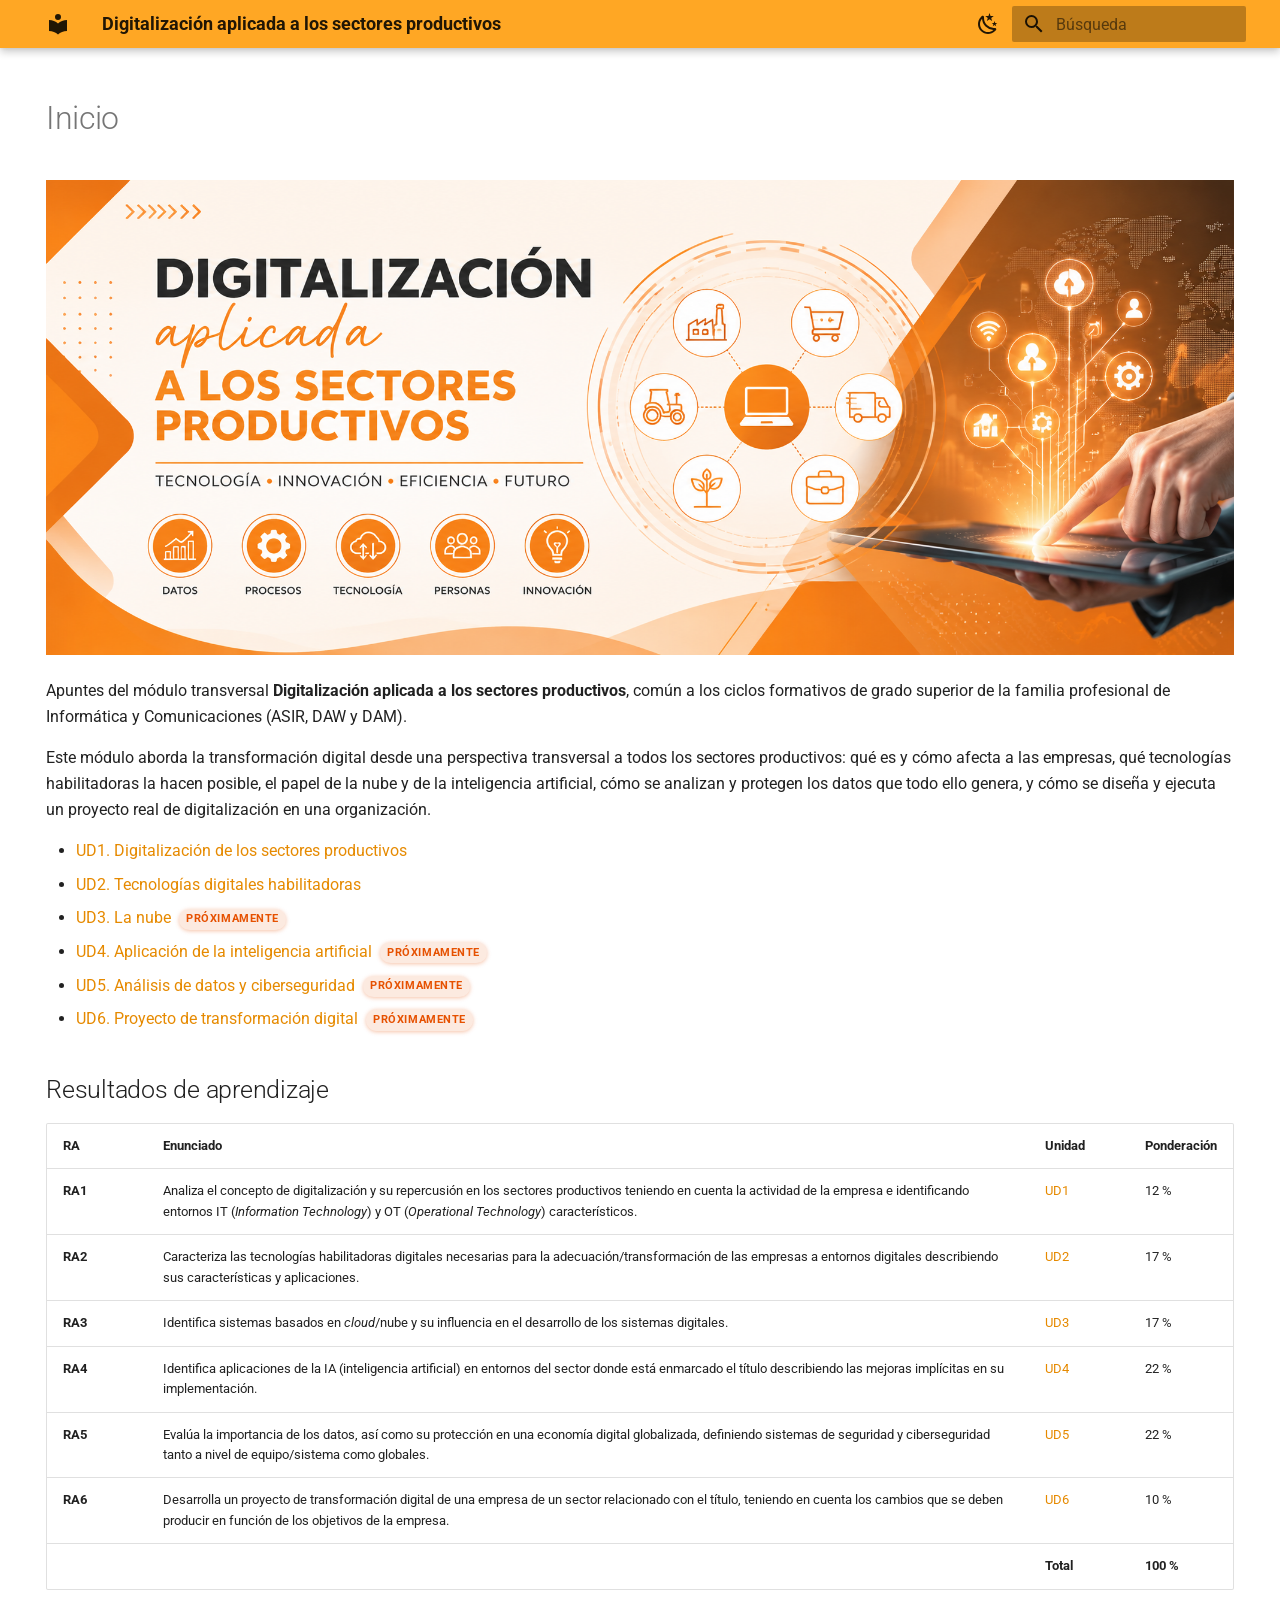
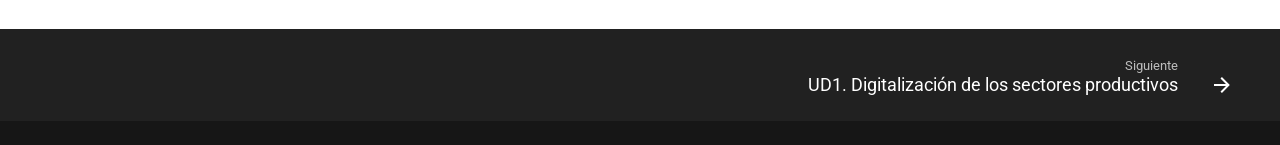
<file: index.html>
<!doctype html>
<html lang="es" class="no-js">
  <head>
    
      <meta charset="utf-8">
      <meta name="viewport" content="width=device-width,initial-scale=1">
      
        <meta name="description" content="Apuntes del módulo Digitalización aplicada a los sectores productivos — ciclos formativos de grado superior de la familia de Informática y Comunicaciones">
      
      
        <meta name="author" content="Angela B. Serrano">
      
      
        <link rel="canonical" href="https://angelabserrano.github.io/digitalizacion/">
      
      
      
        <link rel="next" href="ud1/">
      
      
        
      
      
      <link rel="icon" href="assets/images/favicon.png">
      <meta name="generator" content="mkdocs-1.6.1, mkdocs-material-9.7.7">
    
    
      
        <title>Digitalización aplicada a los sectores productivos</title>
      
    
    
      <link rel="stylesheet" href="assets/stylesheets/main.ec1eaa64.min.css">
      
        
        <link rel="stylesheet" href="assets/stylesheets/palette.ab4e12ef.min.css">
      
      


    
    
      
    
    
      
        
        
        <link rel="preconnect" href="https://fonts.gstatic.com" crossorigin>
        <link rel="stylesheet" href="https://fonts.googleapis.com/css?family=Roboto:300,300i,400,400i,700,700i%7CRoboto+Mono:400,400i,700,700i&display=fallback">
        <style>:root{--md-text-font:"Roboto";--md-code-font:"Roboto Mono"}</style>
      
    
    
      <link rel="stylesheet" href="stylesheets/extra.css">
    
    <script>__md_scope=new URL(".",location),__md_hash=e=>[...e].reduce(((e,_)=>(e<<5)-e+_.charCodeAt(0)),0),__md_get=(e,_=localStorage,t=__md_scope)=>JSON.parse(_.getItem(t.pathname+"."+e)),__md_set=(e,_,t=localStorage,a=__md_scope)=>{try{t.setItem(a.pathname+"."+e,JSON.stringify(_))}catch(e){}}</script>
    
      

    
    
  </head>
  
  
    
    
      
    
    
    
    
    <body dir="ltr" data-md-color-scheme="default" data-md-color-primary="orange" data-md-color-accent="deep-orange">
  
    
    <input class="md-toggle" data-md-toggle="drawer" type="checkbox" id="__drawer" autocomplete="off">
    <input class="md-toggle" data-md-toggle="search" type="checkbox" id="__search" autocomplete="off">
    <label class="md-overlay" for="__drawer"></label>
    <div data-md-component="skip">
      
        
        <a href="#resultados-de-aprendizaje" class="md-skip">
          Saltar a contenido
        </a>
      
    </div>
    <div data-md-component="announce">
      
    </div>
    
    
      

  

<header class="md-header md-header--shadow" data-md-component="header">
  <nav class="md-header__inner md-grid" aria-label="Cabecera">
    <a href="." title="Digitalización aplicada a los sectores productivos" class="md-header__button md-logo" aria-label="Digitalización aplicada a los sectores productivos" data-md-component="logo">
      
  
  <svg xmlns="http://www.w3.org/2000/svg" viewBox="0 0 24 24"><path d="M12 8a3 3 0 0 0 3-3 3 3 0 0 0-3-3 3 3 0 0 0-3 3 3 3 0 0 0 3 3m0 3.54C9.64 9.35 6.5 8 3 8v11c3.5 0 6.64 1.35 9 3.54 2.36-2.19 5.5-3.54 9-3.54V8c-3.5 0-6.64 1.35-9 3.54"/></svg>

    </a>
    <label class="md-header__button md-icon" for="__drawer">
      
      <svg xmlns="http://www.w3.org/2000/svg" viewBox="0 0 24 24"><path d="M3 6h18v2H3zm0 5h18v2H3zm0 5h18v2H3z"/></svg>
    </label>
    <div class="md-header__title" data-md-component="header-title">
      <div class="md-header__ellipsis">
        <div class="md-header__topic">
          <span class="md-ellipsis">
            Digitalización aplicada a los sectores productivos
          </span>
        </div>
        <div class="md-header__topic" data-md-component="header-topic">
          <span class="md-ellipsis">
            
              Inicio
            
          </span>
        </div>
      </div>
    </div>
    
      
        <form class="md-header__option" data-md-component="palette">
  
    
    
    
    <input class="md-option" data-md-color-media="" data-md-color-scheme="default" data-md-color-primary="orange" data-md-color-accent="deep-orange"  aria-label="Modo oscuro"  type="radio" name="__palette" id="__palette_0">
    
      <label class="md-header__button md-icon" title="Modo oscuro" for="__palette_1" hidden>
        <svg xmlns="http://www.w3.org/2000/svg" viewBox="0 0 24 24"><path d="m17.75 4.09-2.53 1.94.91 3.06-2.63-1.81-2.63 1.81.91-3.06-2.53-1.94L12.44 4l1.06-3 1.06 3zm3.5 6.91-1.64 1.25.59 1.98-1.7-1.17-1.7 1.17.59-1.98L15.75 11l2.06-.05L18.5 9l.69 1.95zm-2.28 4.95c.83-.08 1.72 1.1 1.19 1.85-.32.45-.66.87-1.08 1.27C15.17 23 8.84 23 4.94 19.07c-3.91-3.9-3.91-10.24 0-14.14.4-.4.82-.76 1.27-1.08.75-.53 1.93.36 1.85 1.19-.27 2.86.69 5.83 2.89 8.02a9.96 9.96 0 0 0 8.02 2.89m-1.64 2.02a12.08 12.08 0 0 1-7.8-3.47c-2.17-2.19-3.33-5-3.49-7.82-2.81 3.14-2.7 7.96.31 10.98 3.02 3.01 7.84 3.12 10.98.31"/></svg>
      </label>
    
  
    
    
    
    <input class="md-option" data-md-color-media="" data-md-color-scheme="slate" data-md-color-primary="orange" data-md-color-accent="deep-orange"  aria-label="Modo claro"  type="radio" name="__palette" id="__palette_1">
    
      <label class="md-header__button md-icon" title="Modo claro" for="__palette_0" hidden>
        <svg xmlns="http://www.w3.org/2000/svg" viewBox="0 0 24 24"><path d="M12 7a5 5 0 0 1 5 5 5 5 0 0 1-5 5 5 5 0 0 1-5-5 5 5 0 0 1 5-5m0 2a3 3 0 0 0-3 3 3 3 0 0 0 3 3 3 3 0 0 0 3-3 3 3 0 0 0-3-3m0-7 2.39 3.42C13.65 5.15 12.84 5 12 5s-1.65.15-2.39.42zM3.34 7l4.16-.35A7.2 7.2 0 0 0 5.94 8.5c-.44.74-.69 1.5-.83 2.29zm.02 10 1.76-3.77a7.131 7.131 0 0 0 2.38 4.14zM20.65 7l-1.77 3.79a7.02 7.02 0 0 0-2.38-4.15zm-.01 10-4.14.36c.59-.51 1.12-1.14 1.54-1.86.42-.73.69-1.5.83-2.29zM12 22l-2.41-3.44c.74.27 1.55.44 2.41.44.82 0 1.63-.17 2.37-.44z"/></svg>
      </label>
    
  
</form>
      
    
    
      <script>var palette=__md_get("__palette");if(palette&&palette.color){if("(prefers-color-scheme)"===palette.color.media){var media=matchMedia("(prefers-color-scheme: light)"),input=document.querySelector(media.matches?"[data-md-color-media='(prefers-color-scheme: light)']":"[data-md-color-media='(prefers-color-scheme: dark)']");palette.color.media=input.getAttribute("data-md-color-media"),palette.color.scheme=input.getAttribute("data-md-color-scheme"),palette.color.primary=input.getAttribute("data-md-color-primary"),palette.color.accent=input.getAttribute("data-md-color-accent")}for(var[key,value]of Object.entries(palette.color))document.body.setAttribute("data-md-color-"+key,value)}</script>
    
    
    
      
      
        <label class="md-header__button md-icon" for="__search">
          
          <svg xmlns="http://www.w3.org/2000/svg" viewBox="0 0 24 24"><path d="M9.5 3A6.5 6.5 0 0 1 16 9.5c0 1.61-.59 3.09-1.56 4.23l.27.27h.79l5 5-1.5 1.5-5-5v-.79l-.27-.27A6.52 6.52 0 0 1 9.5 16 6.5 6.5 0 0 1 3 9.5 6.5 6.5 0 0 1 9.5 3m0 2C7 5 5 7 5 9.5S7 14 9.5 14 14 12 14 9.5 12 5 9.5 5"/></svg>
        </label>
        <div class="md-search" data-md-component="search" role="dialog">
  <label class="md-search__overlay" for="__search"></label>
  <div class="md-search__inner" role="search">
    <form class="md-search__form" name="search">
      <input type="text" class="md-search__input" name="query" aria-label="Búsqueda" placeholder="Búsqueda" autocapitalize="off" autocorrect="off" autocomplete="off" spellcheck="false" data-md-component="search-query" required>
      <label class="md-search__icon md-icon" for="__search">
        
        <svg xmlns="http://www.w3.org/2000/svg" viewBox="0 0 24 24"><path d="M9.5 3A6.5 6.5 0 0 1 16 9.5c0 1.61-.59 3.09-1.56 4.23l.27.27h.79l5 5-1.5 1.5-5-5v-.79l-.27-.27A6.52 6.52 0 0 1 9.5 16 6.5 6.5 0 0 1 3 9.5 6.5 6.5 0 0 1 9.5 3m0 2C7 5 5 7 5 9.5S7 14 9.5 14 14 12 14 9.5 12 5 9.5 5"/></svg>
        
        <svg xmlns="http://www.w3.org/2000/svg" viewBox="0 0 24 24"><path d="M20 11v2H8l5.5 5.5-1.42 1.42L4.16 12l7.92-7.92L13.5 5.5 8 11z"/></svg>
      </label>
      <nav class="md-search__options" aria-label="Buscar">
        
        <button type="reset" class="md-search__icon md-icon" title="Limpiar" aria-label="Limpiar" tabindex="-1">
          
          <svg xmlns="http://www.w3.org/2000/svg" viewBox="0 0 24 24"><path d="M19 6.41 17.59 5 12 10.59 6.41 5 5 6.41 10.59 12 5 17.59 6.41 19 12 13.41 17.59 19 19 17.59 13.41 12z"/></svg>
        </button>
      </nav>
      
        <div class="md-search__suggest" data-md-component="search-suggest"></div>
      
    </form>
    <div class="md-search__output">
      <div class="md-search__scrollwrap" tabindex="0" data-md-scrollfix>
        <div class="md-search-result" data-md-component="search-result">
          <div class="md-search-result__meta">
            Inicializando búsqueda
          </div>
          <ol class="md-search-result__list" role="presentation"></ol>
        </div>
      </div>
    </div>
  </div>
</div>
      
    
    
  </nav>
  
</header>
    
    <div class="md-container" data-md-component="container">
      
      
        
          
        
      
      <main class="md-main" data-md-component="main">
        <div class="md-main__inner md-grid">
          
            
              
                
              
              <div class="md-sidebar md-sidebar--primary" data-md-component="sidebar" data-md-type="navigation" hidden>
                <div class="md-sidebar__scrollwrap">
                  <div class="md-sidebar__inner">
                    



  

<nav class="md-nav md-nav--primary md-nav--integrated" aria-label="Navegación" data-md-level="0">
  <label class="md-nav__title" for="__drawer">
    <a href="." title="Digitalización aplicada a los sectores productivos" class="md-nav__button md-logo" aria-label="Digitalización aplicada a los sectores productivos" data-md-component="logo">
      
  
  <svg xmlns="http://www.w3.org/2000/svg" viewBox="0 0 24 24"><path d="M12 8a3 3 0 0 0 3-3 3 3 0 0 0-3-3 3 3 0 0 0-3 3 3 3 0 0 0 3 3m0 3.54C9.64 9.35 6.5 8 3 8v11c3.5 0 6.64 1.35 9 3.54 2.36-2.19 5.5-3.54 9-3.54V8c-3.5 0-6.64 1.35-9 3.54"/></svg>

    </a>
    Digitalización aplicada a los sectores productivos
  </label>
  
  <ul class="md-nav__list" data-md-scrollfix>
    
      
      
  
  
    
  
  
  
    <li class="md-nav__item md-nav__item--active">
      
      <input class="md-nav__toggle md-toggle" type="checkbox" id="__toc">
      
      
      
        <label class="md-nav__link md-nav__link--active" for="__toc">
          
  
  
  <span class="md-ellipsis">
    
  
    Inicio
  

    
  </span>
  
  

          <span class="md-nav__icon md-icon"></span>
        </label>
      
      <a href="." class="md-nav__link md-nav__link--active">
        
  
  
  <span class="md-ellipsis">
    
  
    Inicio
  

    
  </span>
  
  

      </a>
      
        

<nav class="md-nav md-nav--secondary" aria-label="Tabla de contenidos">
  
  
  
  
    <label class="md-nav__title" for="__toc">
      <span class="md-nav__icon md-icon"></span>
      Tabla de contenidos
    </label>
    <ul class="md-nav__list" data-md-component="toc" data-md-scrollfix>
      
        <li class="md-nav__item">
  <a href="#resultados-de-aprendizaje" class="md-nav__link">
    <span class="md-ellipsis">
      
        Resultados de aprendizaje
      
    </span>
  </a>
  
</li>
      
    </ul>
  
</nav>
      
    </li>
  

    
      
      
  
  
  
  
    <li class="md-nav__item">
      <a href="ud1/" class="md-nav__link">
        
  
  
  <span class="md-ellipsis">
    
  
    UD1. Digitalización de los sectores productivos
  

    
  </span>
  
  

      </a>
    </li>
  

    
      
      
  
  
  
  
    <li class="md-nav__item">
      <a href="ud2/" class="md-nav__link">
        
  
  
  <span class="md-ellipsis">
    
  
    UD2. Tecnologías digitales habilitadoras
  

    
  </span>
  
  

      </a>
    </li>
  

    
      
      
  
  
  
  
    <li class="md-nav__item">
      <a href="ud3/" class="md-nav__link">
        
  
  
  <span class="md-ellipsis">
    
  
    UD3. La nube
  

    
  </span>
  
  

      </a>
    </li>
  

    
      
      
  
  
  
  
    <li class="md-nav__item">
      <a href="ud4/" class="md-nav__link">
        
  
  
  <span class="md-ellipsis">
    
  
    UD4. Aplicación de la inteligencia artificial
  

    
  </span>
  
  

      </a>
    </li>
  

    
      
      
  
  
  
  
    <li class="md-nav__item">
      <a href="ud5/" class="md-nav__link">
        
  
  
  <span class="md-ellipsis">
    
  
    UD5. Análisis de datos y ciberseguridad
  

    
  </span>
  
  

      </a>
    </li>
  

    
      
      
  
  
  
  
    <li class="md-nav__item">
      <a href="ud6/" class="md-nav__link">
        
  
  
  <span class="md-ellipsis">
    
  
    UD6. Proyecto de transformación digital
  

    
  </span>
  
  

      </a>
    </li>
  

    
  </ul>
</nav>
                  </div>
                </div>
              </div>
            
            
          
          
            <div class="md-content" data-md-component="content">
              
              <article class="md-content__inner md-typeset">
                
                  
  




  <h1>Inicio</h1>

<p><img alt="Digitalización aplicada a los sectores productivos" src="assets/img/logo_portada.png" /></p>
<p>Apuntes del módulo transversal <strong>Digitalización aplicada a los sectores productivos</strong>, común a los ciclos formativos de grado superior de la familia profesional de Informática y Comunicaciones (ASIR, DAW y DAM).</p>
<p>Este módulo aborda la transformación digital desde una perspectiva transversal a todos los sectores productivos: qué es y cómo afecta a las empresas, qué tecnologías habilitadoras la hacen posible, el papel de la nube y de la inteligencia artificial, cómo se analizan y protegen los datos que todo ello genera, y cómo se diseña y ejecuta un proyecto real de digitalización en una organización.</p>
<ul>
<li><a href="ud1/">UD1. Digitalización de los sectores productivos</a></li>
<li><a href="ud2/">UD2. Tecnologías digitales habilitadoras</a></li>
<li><a href="ud3/">UD3. La nube</a> <span class="badge-proximamente">Próximamente</span></li>
<li><a href="ud4/">UD4. Aplicación de la inteligencia artificial</a> <span class="badge-proximamente">Próximamente</span></li>
<li><a href="ud5/">UD5. Análisis de datos y ciberseguridad</a> <span class="badge-proximamente">Próximamente</span></li>
<li><a href="ud6/">UD6. Proyecto de transformación digital</a> <span class="badge-proximamente">Próximamente</span></li>
</ul>
<h2 id="resultados-de-aprendizaje">Resultados de aprendizaje<a class="headerlink" href="#resultados-de-aprendizaje" title="Permanent link">&para;</a></h2>
<table>
<thead>
<tr>
<th>RA</th>
<th>Enunciado</th>
<th>Unidad</th>
<th>Ponderación</th>
</tr>
</thead>
<tbody>
<tr>
<td><strong>RA1</strong></td>
<td>Analiza el concepto de digitalización y su repercusión en los sectores productivos teniendo en cuenta la actividad de la empresa e identificando entornos IT (<em>Information Technology</em>) y OT (<em>Operational Technology</em>) característicos.</td>
<td><a href="ud1/">UD1</a></td>
<td>12 %</td>
</tr>
<tr>
<td><strong>RA2</strong></td>
<td>Caracteriza las tecnologías habilitadoras digitales necesarias para la adecuación/transformación de las empresas a entornos digitales describiendo sus características y aplicaciones.</td>
<td><a href="ud2/">UD2</a></td>
<td>17 %</td>
</tr>
<tr>
<td><strong>RA3</strong></td>
<td>Identifica sistemas basados en <em>cloud</em>/nube y su influencia en el desarrollo de los sistemas digitales.</td>
<td><a href="ud3/">UD3</a></td>
<td>17 %</td>
</tr>
<tr>
<td><strong>RA4</strong></td>
<td>Identifica aplicaciones de la IA (inteligencia artificial) en entornos del sector donde está enmarcado el título describiendo las mejoras implícitas en su implementación.</td>
<td><a href="ud4/">UD4</a></td>
<td>22 %</td>
</tr>
<tr>
<td><strong>RA5</strong></td>
<td>Evalúa la importancia de los datos, así como su protección en una economía digital globalizada, definiendo sistemas de seguridad y ciberseguridad tanto a nivel de equipo/sistema como globales.</td>
<td><a href="ud5/">UD5</a></td>
<td>22 %</td>
</tr>
<tr>
<td><strong>RA6</strong></td>
<td>Desarrolla un proyecto de transformación digital de una empresa de un sector relacionado con el título, teniendo en cuenta los cambios que se deben producir en función de los objetivos de la empresa.</td>
<td><a href="ud6/">UD6</a></td>
<td>10 %</td>
</tr>
<tr>
<td></td>
<td></td>
<td><strong>Total</strong></td>
<td><strong>100 %</strong></td>
</tr>
</tbody>
</table>







  
  




  



                
              </article>
            </div>
          
          
<script>var target=document.getElementById(location.hash.slice(1));target&&target.name&&(target.checked=target.name.startsWith("__tabbed_"))</script>
        </div>
        
          <button type="button" class="md-top md-icon" data-md-component="top" hidden>
  
  <svg xmlns="http://www.w3.org/2000/svg" viewBox="0 0 24 24"><path d="M13 20h-2V8l-5.5 5.5-1.42-1.42L12 4.16l7.92 7.92-1.42 1.42L13 8z"/></svg>
  Volver al principio
</button>
        
      </main>
      
        <footer class="md-footer">
  
    
      
        
      
      <nav class="md-footer__inner md-grid" aria-label="Pie" >
        
        
          
          <a href="ud1/" class="md-footer__link md-footer__link--next" aria-label="Siguiente: UD1. Digitalización de los sectores productivos">
            <div class="md-footer__title">
              <span class="md-footer__direction">
                Siguiente
              </span>
              <div class="md-ellipsis">
                UD1. Digitalización de los sectores productivos
              </div>
            </div>
            <div class="md-footer__button md-icon">
              
              <svg xmlns="http://www.w3.org/2000/svg" viewBox="0 0 24 24"><path d="M4 11v2h12l-5.5 5.5 1.42 1.42L19.84 12l-7.92-7.92L10.5 5.5 16 11z"/></svg>
            </div>
          </a>
        
      </nav>
    
  
  <div class="md-footer-meta md-typeset">
    <div class="md-footer-meta__inner md-grid">
      <div class="md-copyright">
  
  
</div>
      
    </div>
  </div>
</footer>
      
    </div>
    <div class="md-dialog" data-md-component="dialog">
      <div class="md-dialog__inner md-typeset"></div>
    </div>
    
    
    
      
      
      <script id="__config" type="application/json">{"annotate": null, "base": ".", "features": ["navigation.top", "navigation.footer", "toc.integrate", "search.highlight", "search.suggest", "content.code.copy", "toc.follow"], "search": "assets/javascripts/workers/search.2c215733.min.js", "tags": null, "translations": {"clipboard.copied": "Copiado al portapapeles", "clipboard.copy": "Copiar al portapapeles", "search.result.more.one": "1 m\u00e1s en esta p\u00e1gina", "search.result.more.other": "# m\u00e1s en esta p\u00e1gina", "search.result.none": "No se encontraron documentos", "search.result.one": "1 documento encontrado", "search.result.other": "# documentos encontrados", "search.result.placeholder": "Teclee para comenzar b\u00fasqueda", "search.result.term.missing": "Falta", "select.version": "Seleccionar versi\u00f3n"}, "version": null}</script>
    
    
      <script src="assets/javascripts/bundle.d7400e89.min.js"></script>
      
    
  </body>
</html>
</file>
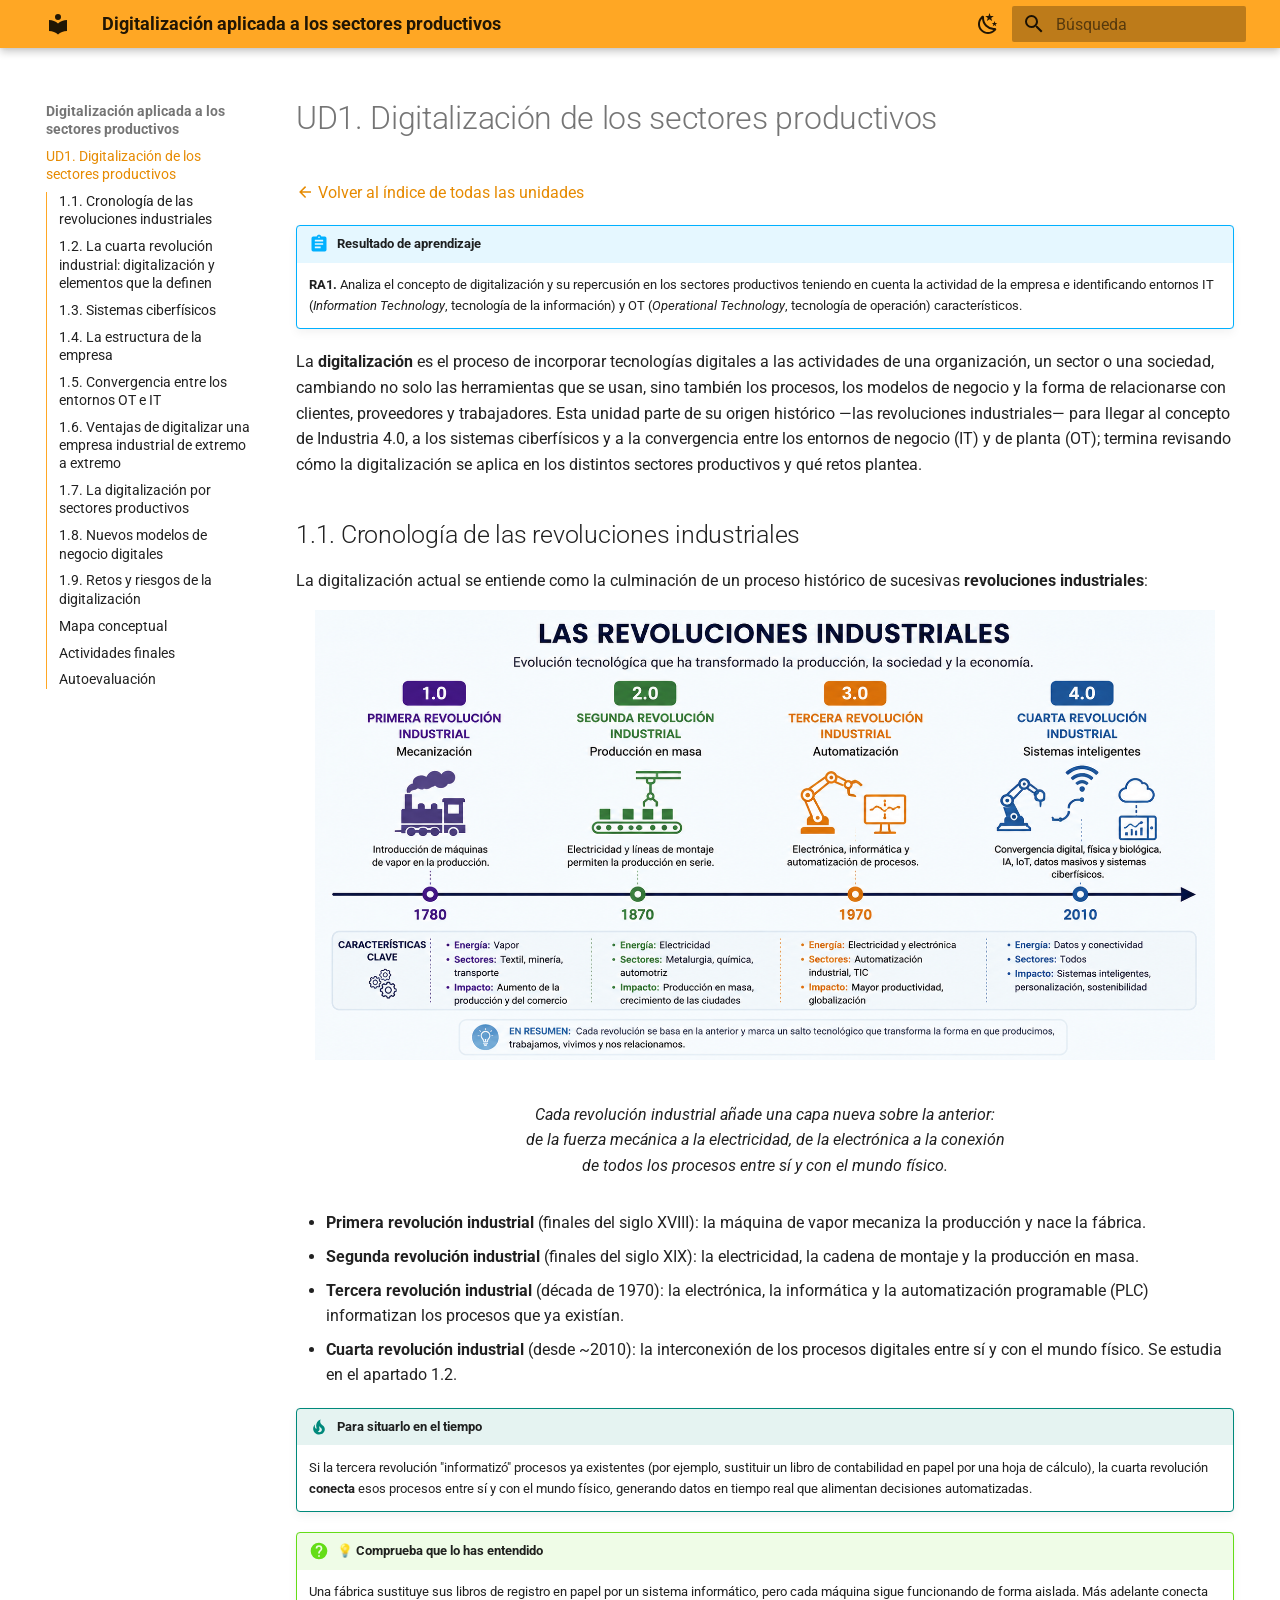
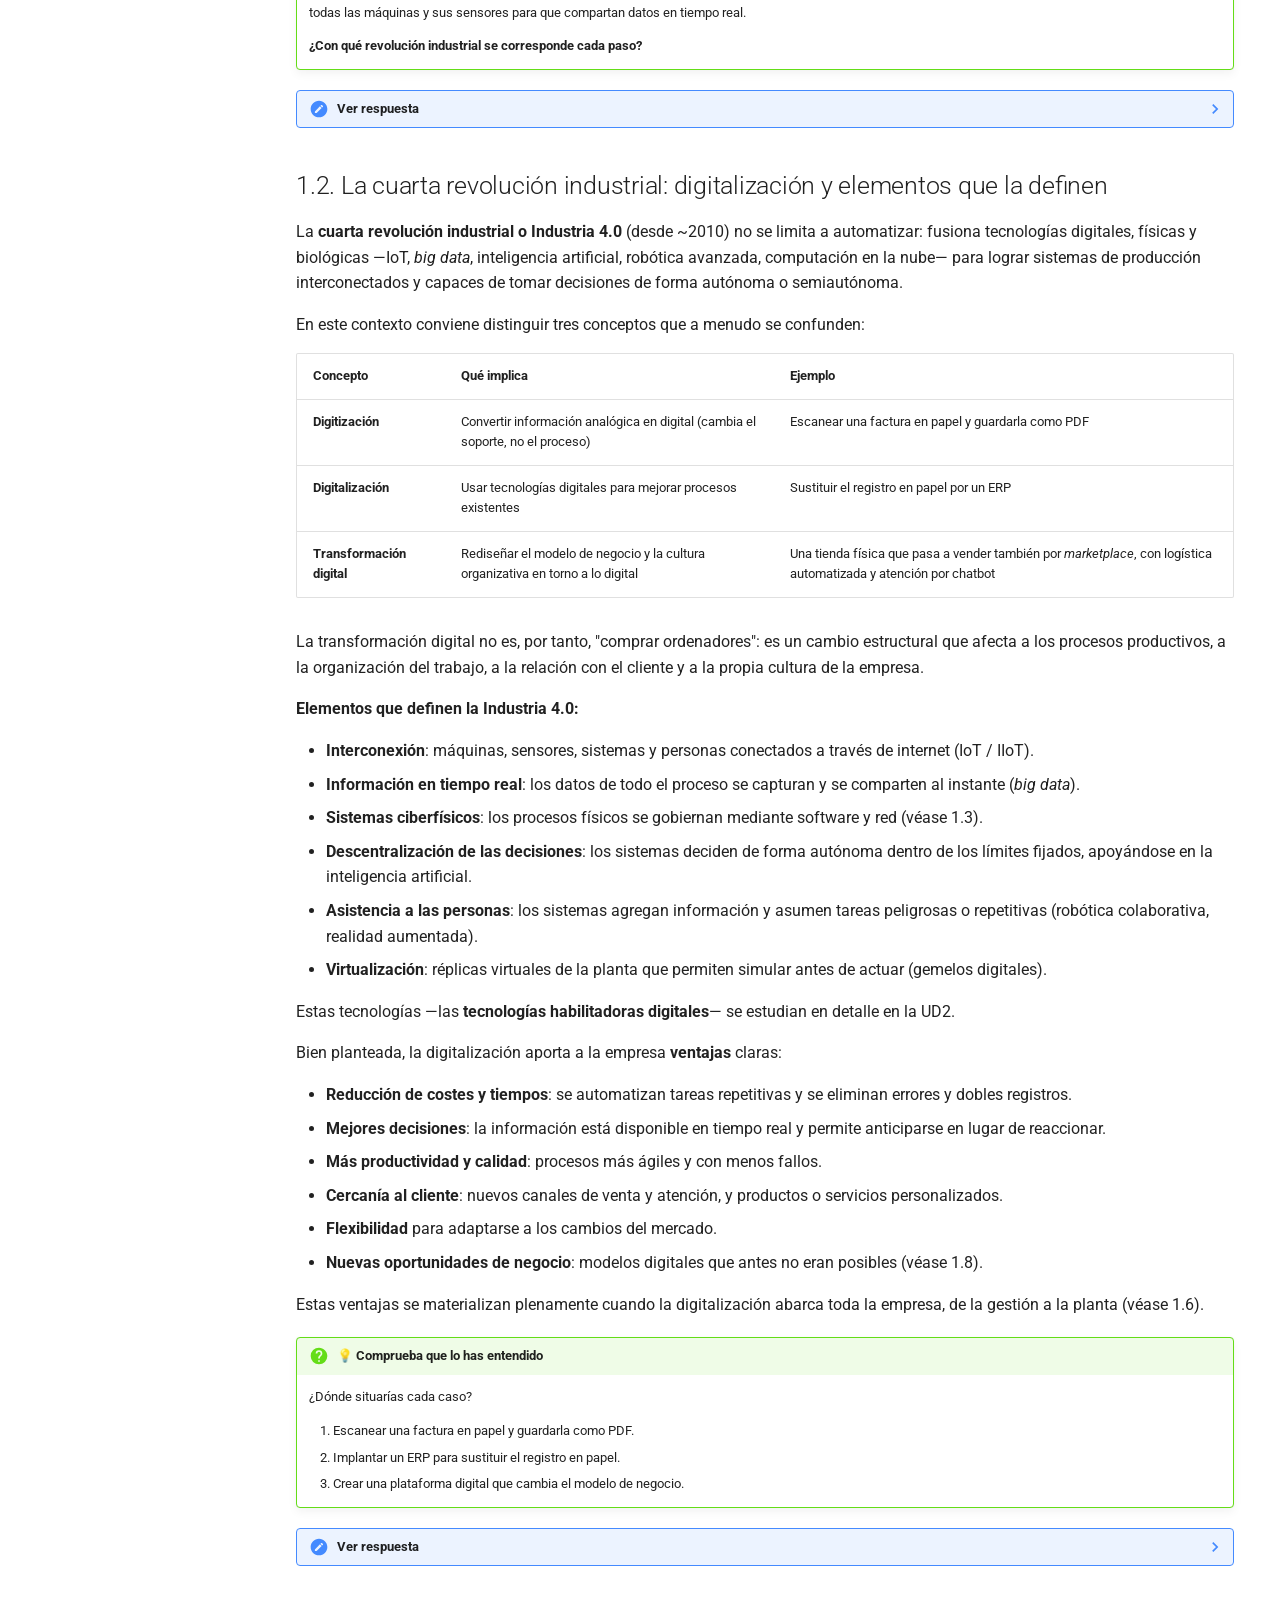
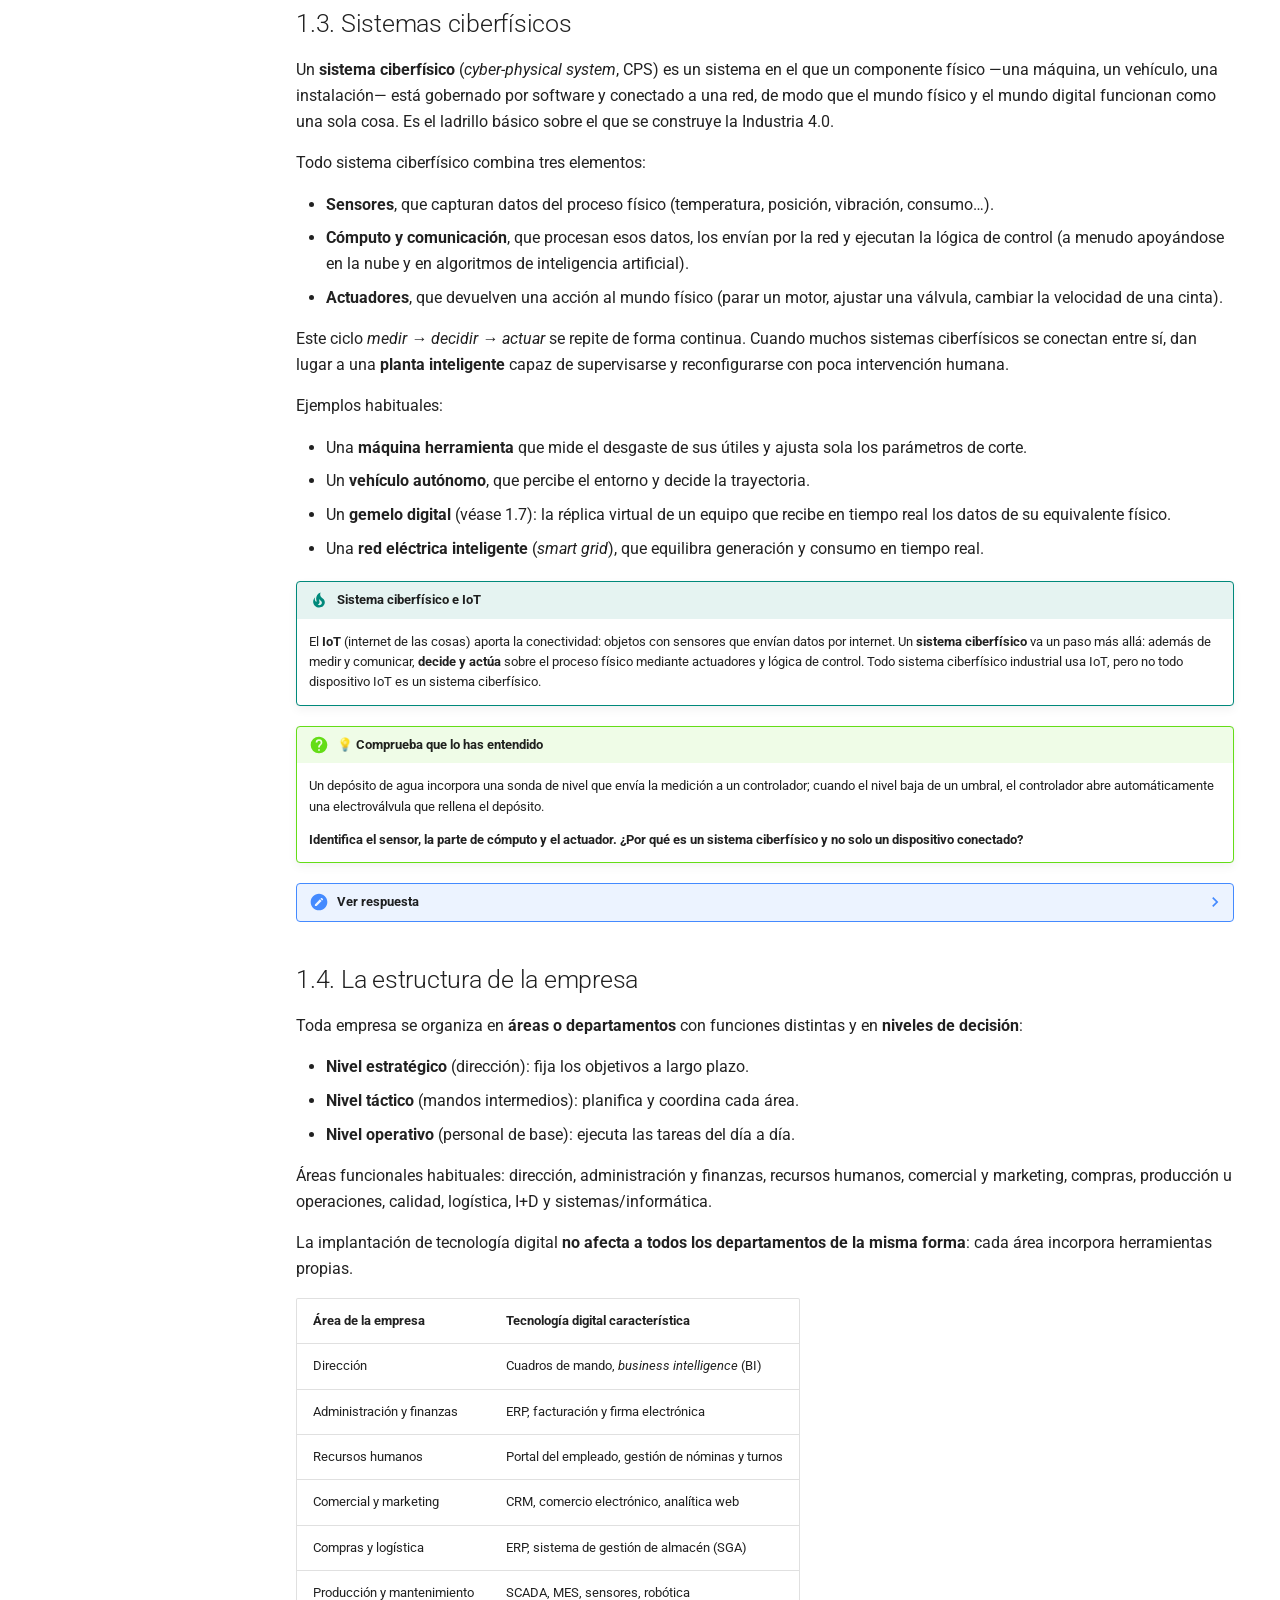
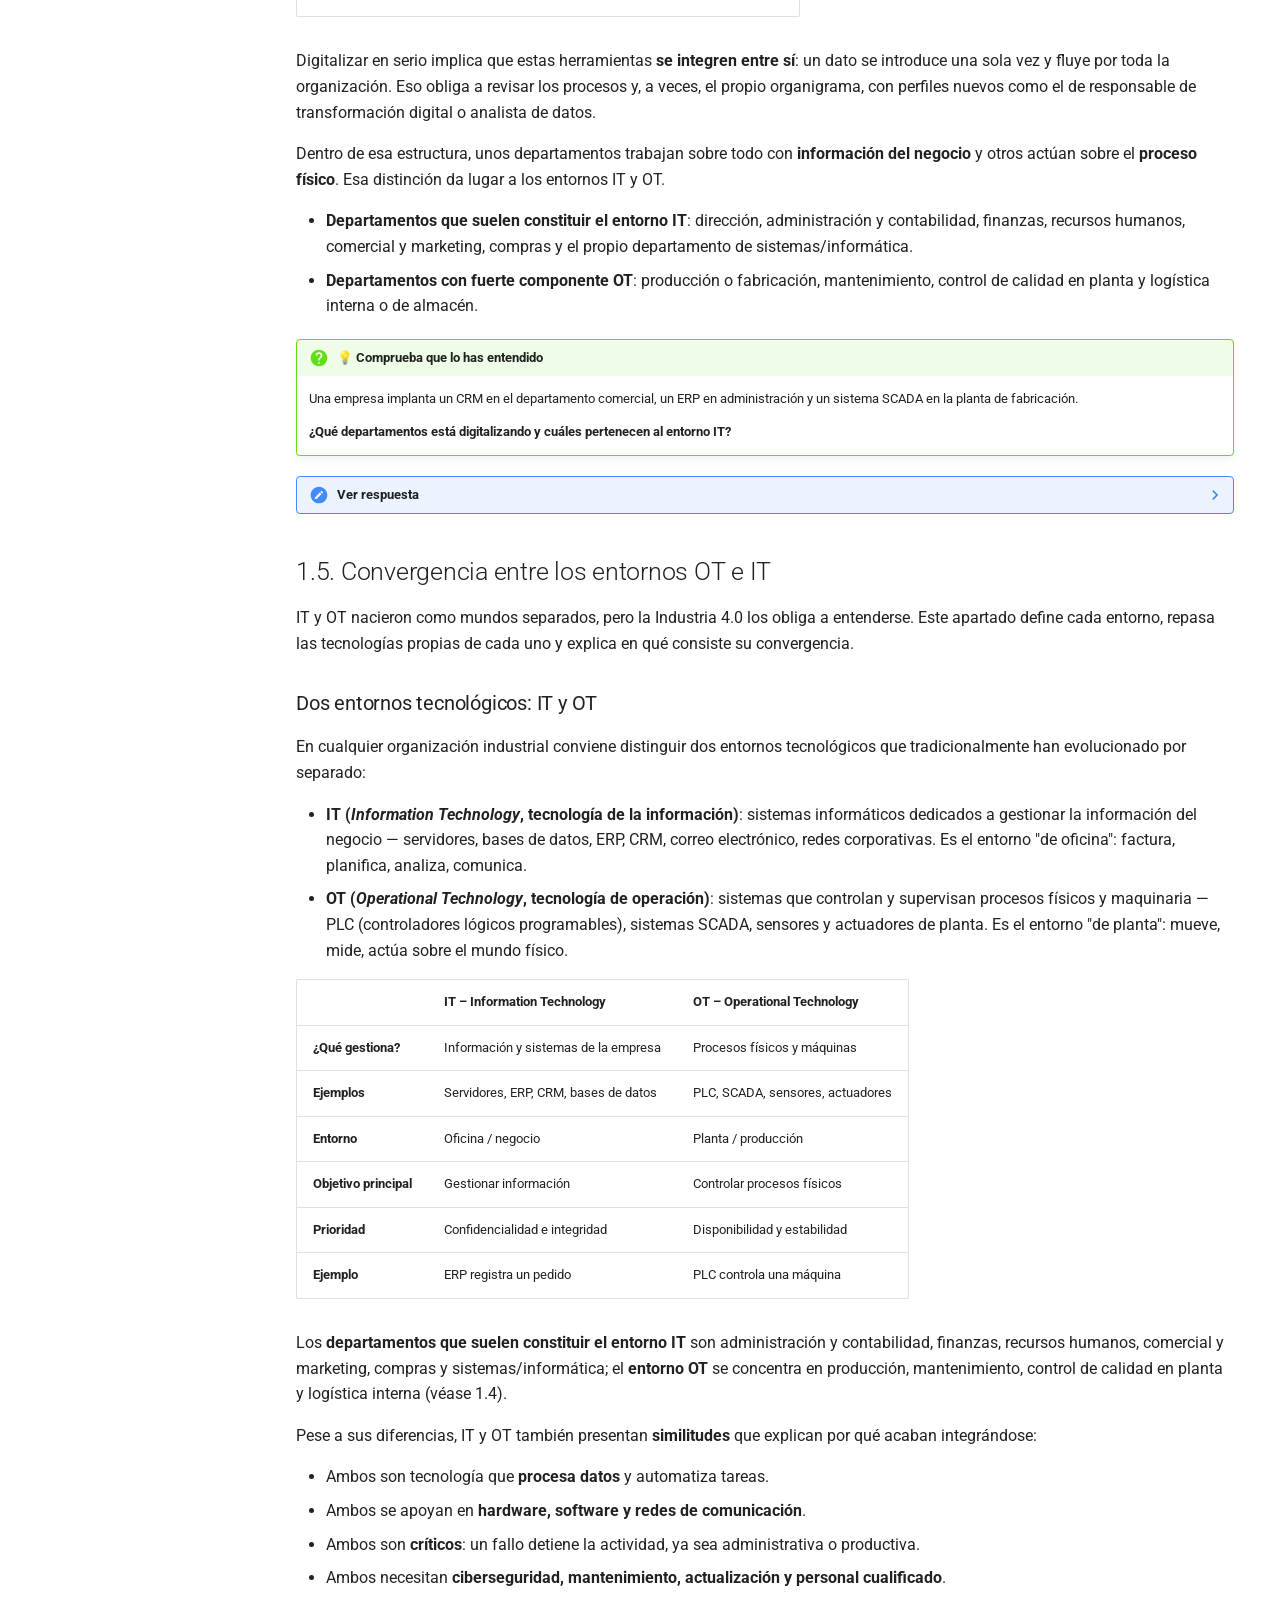
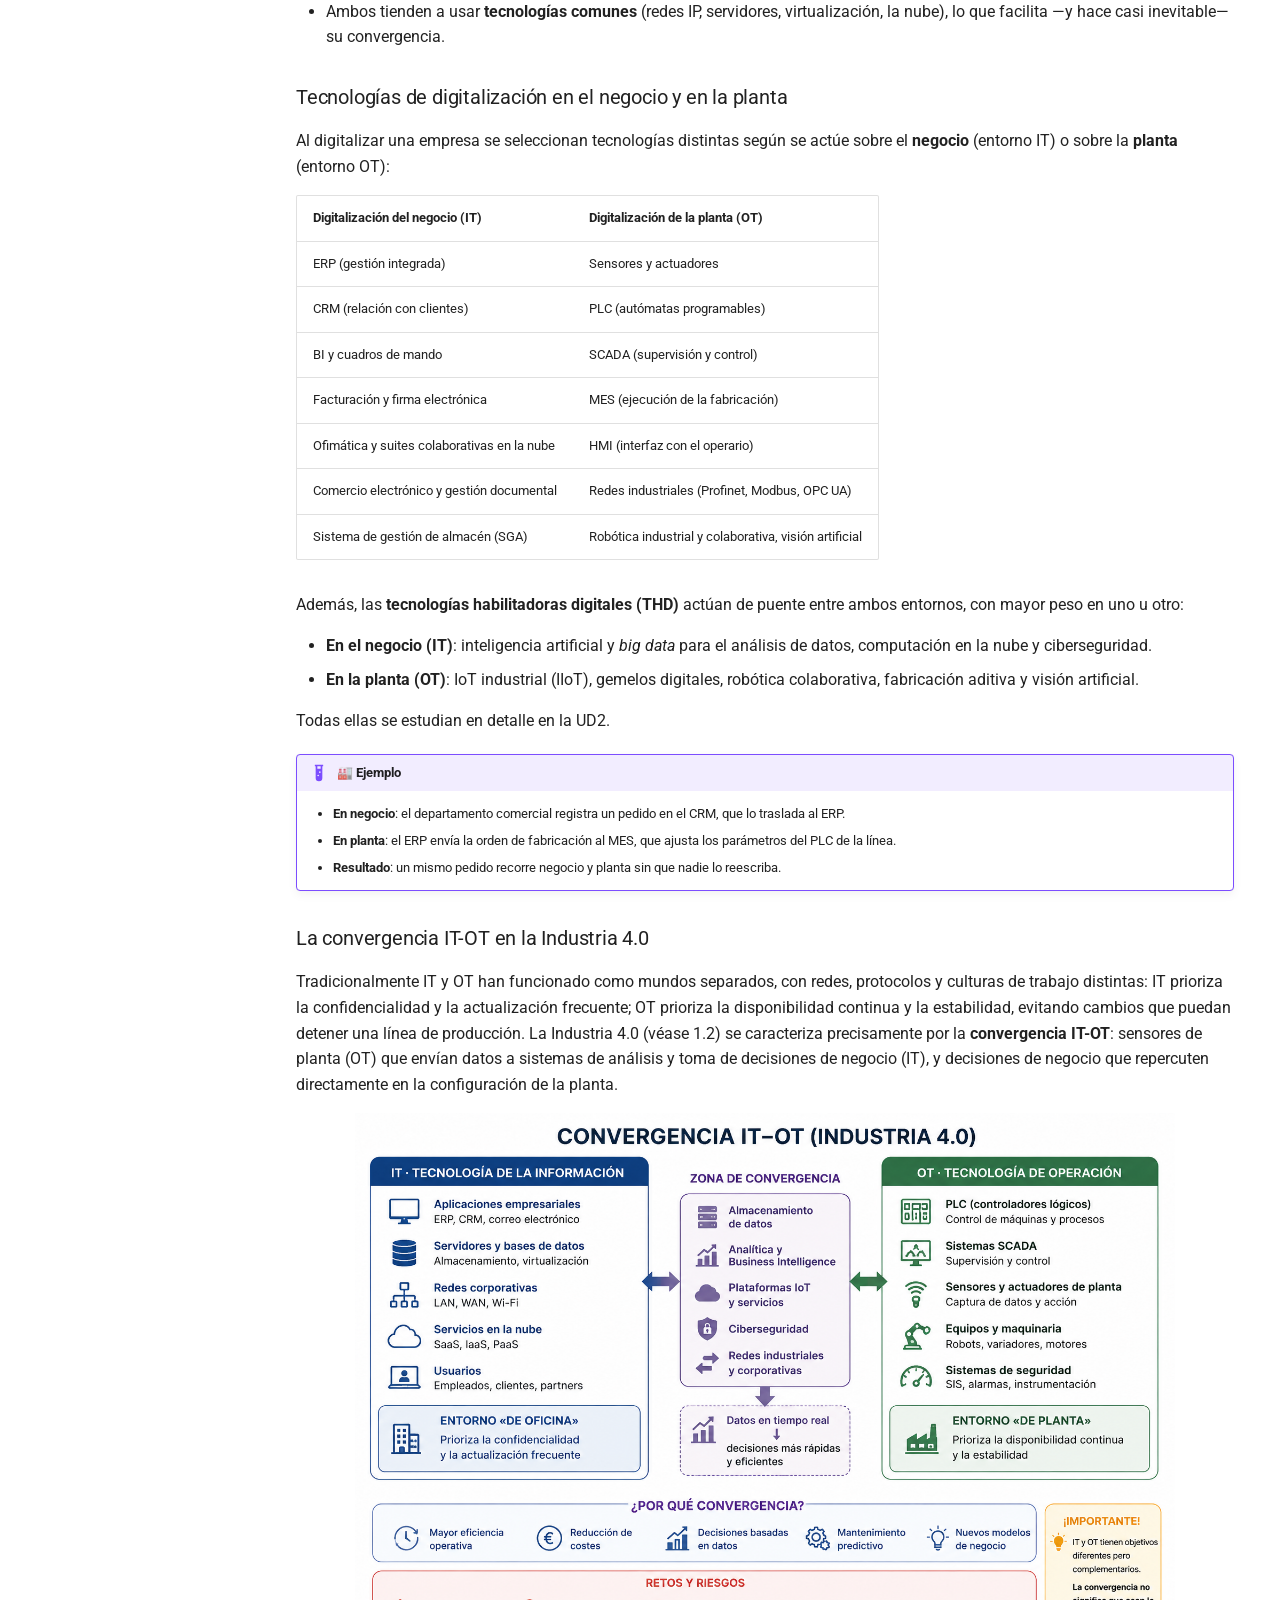
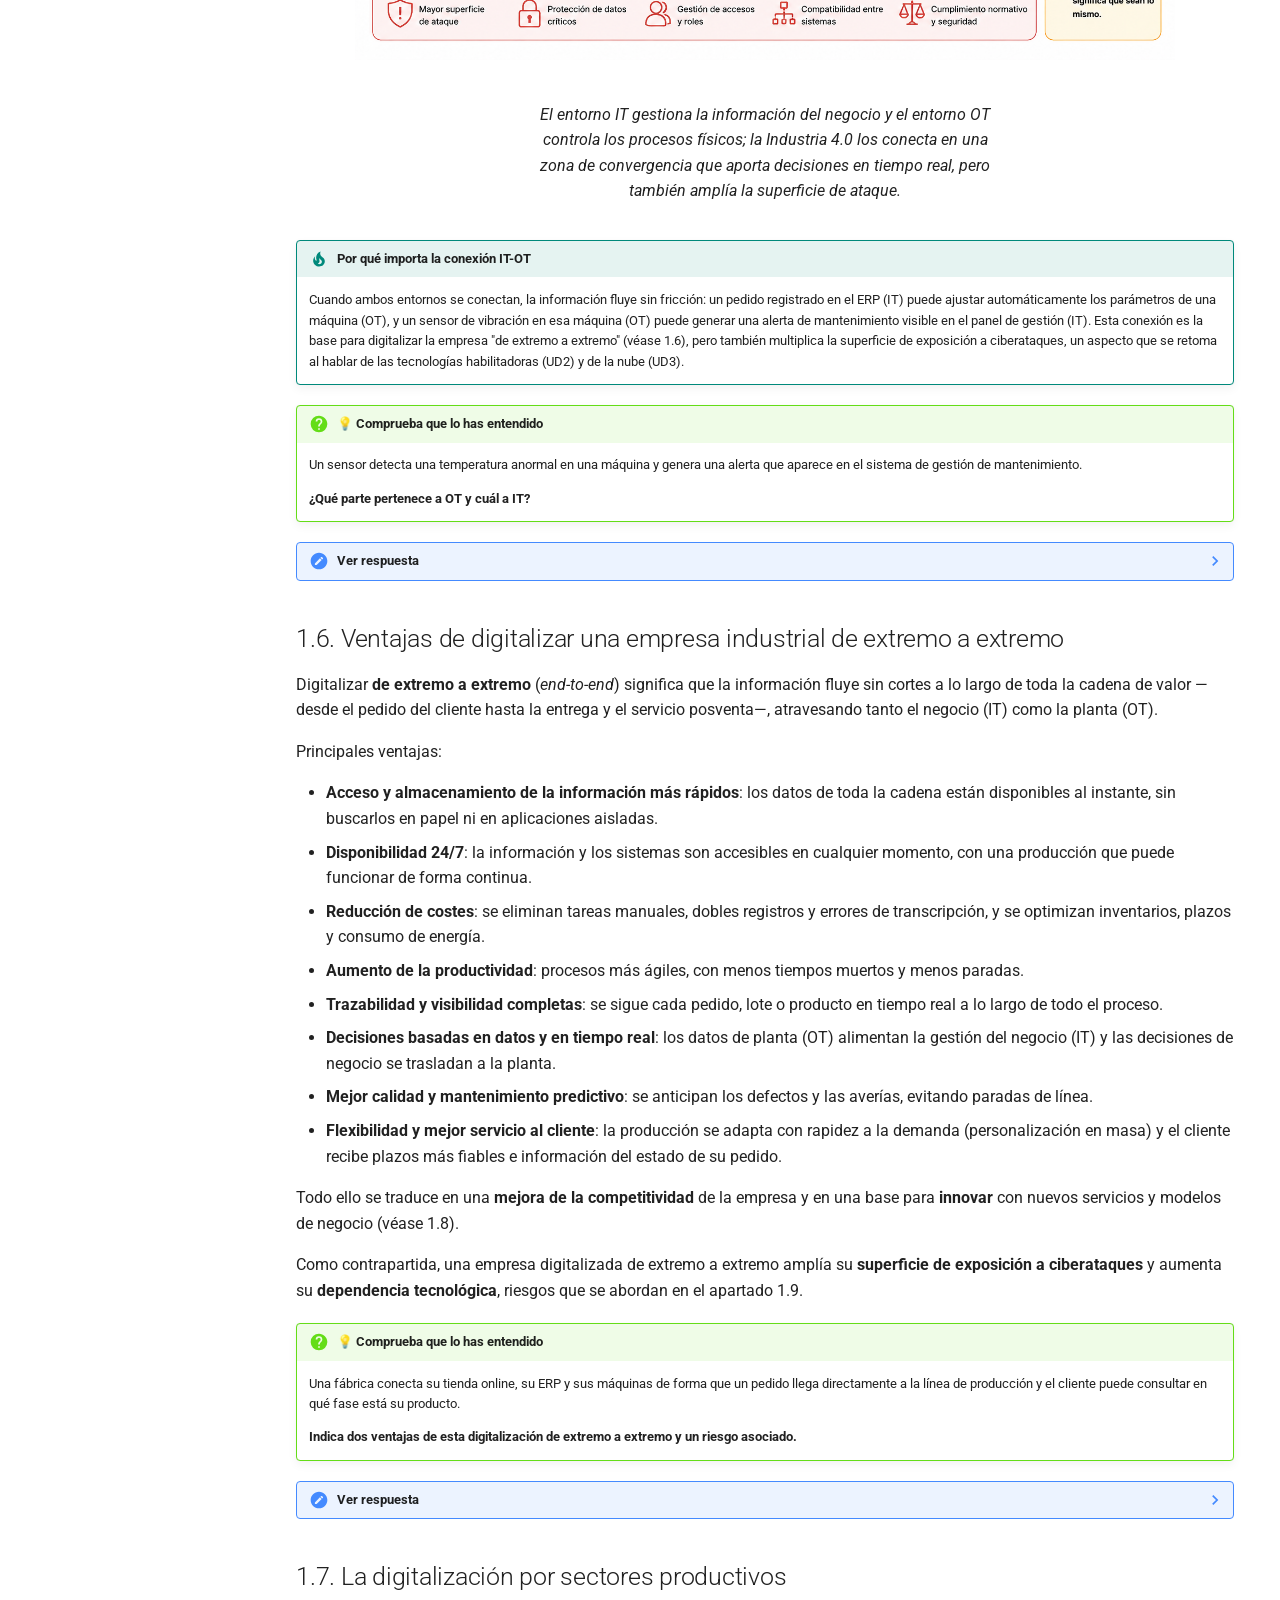
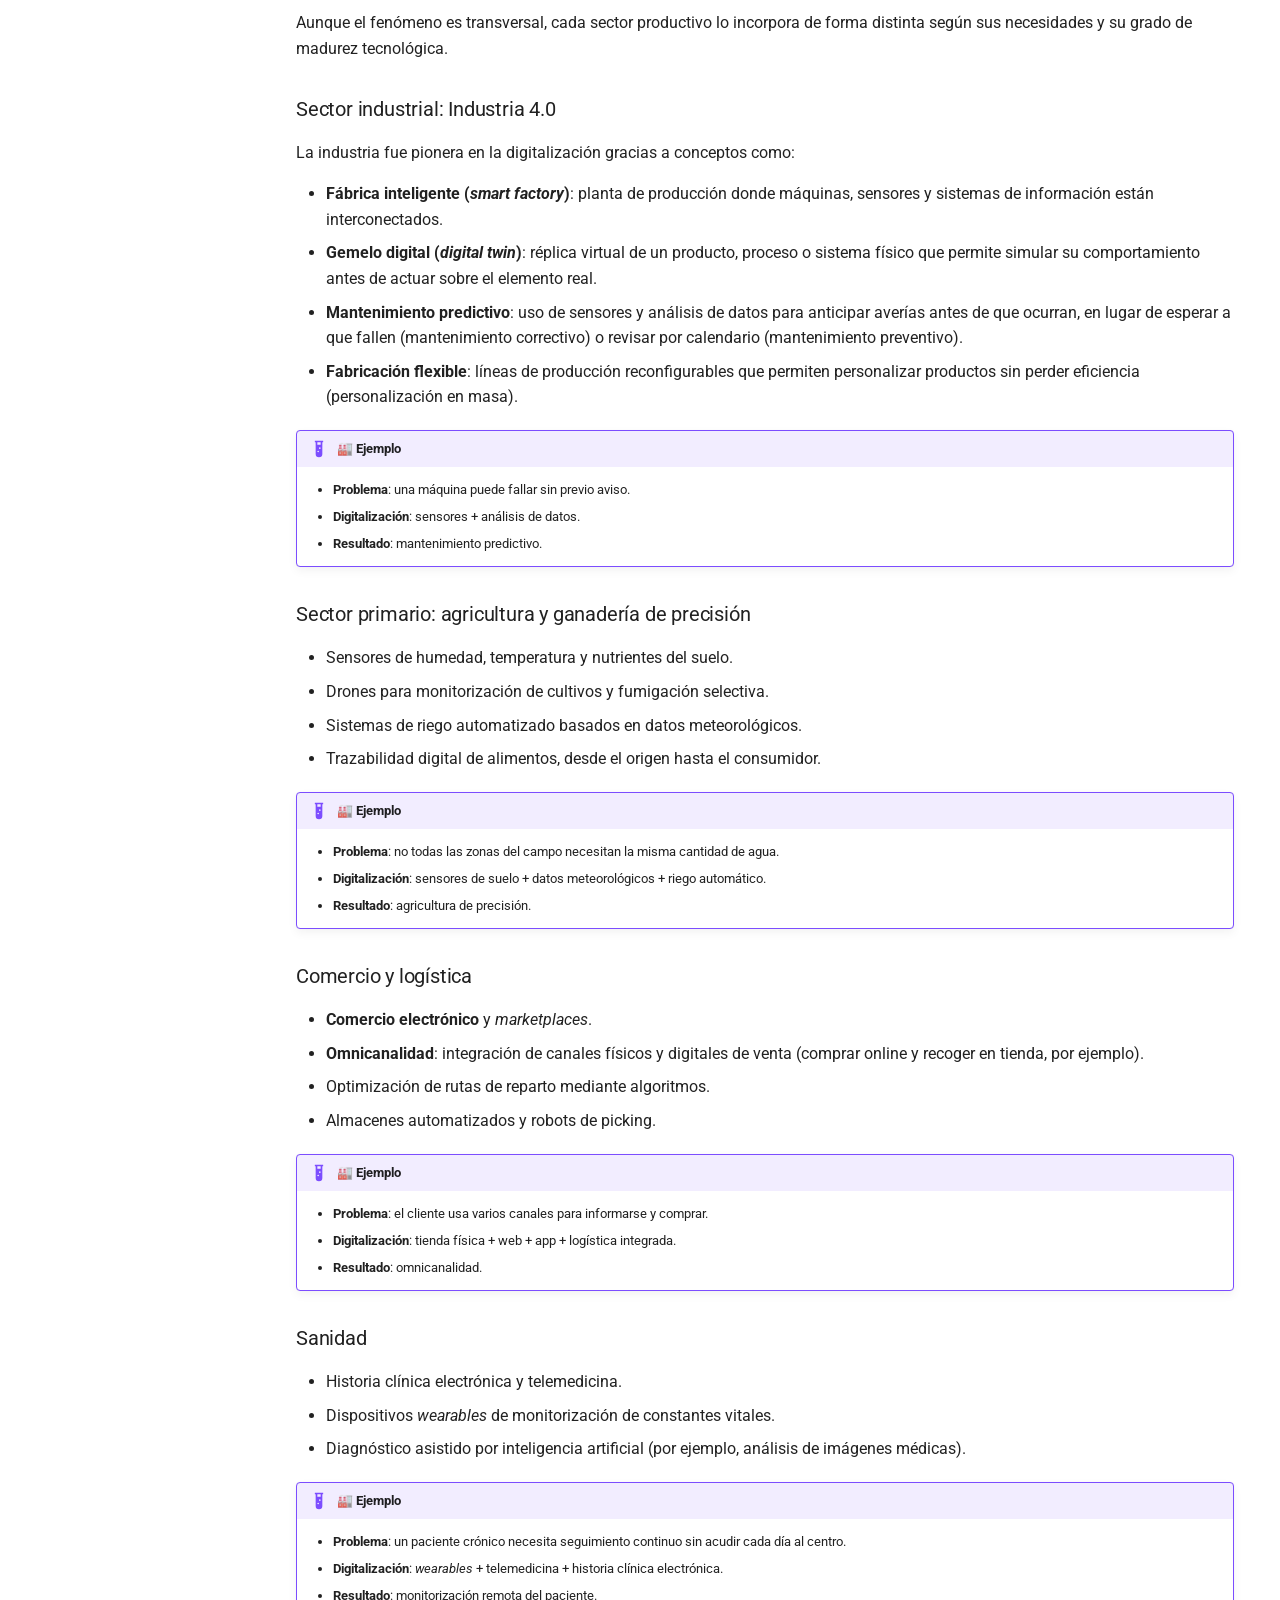
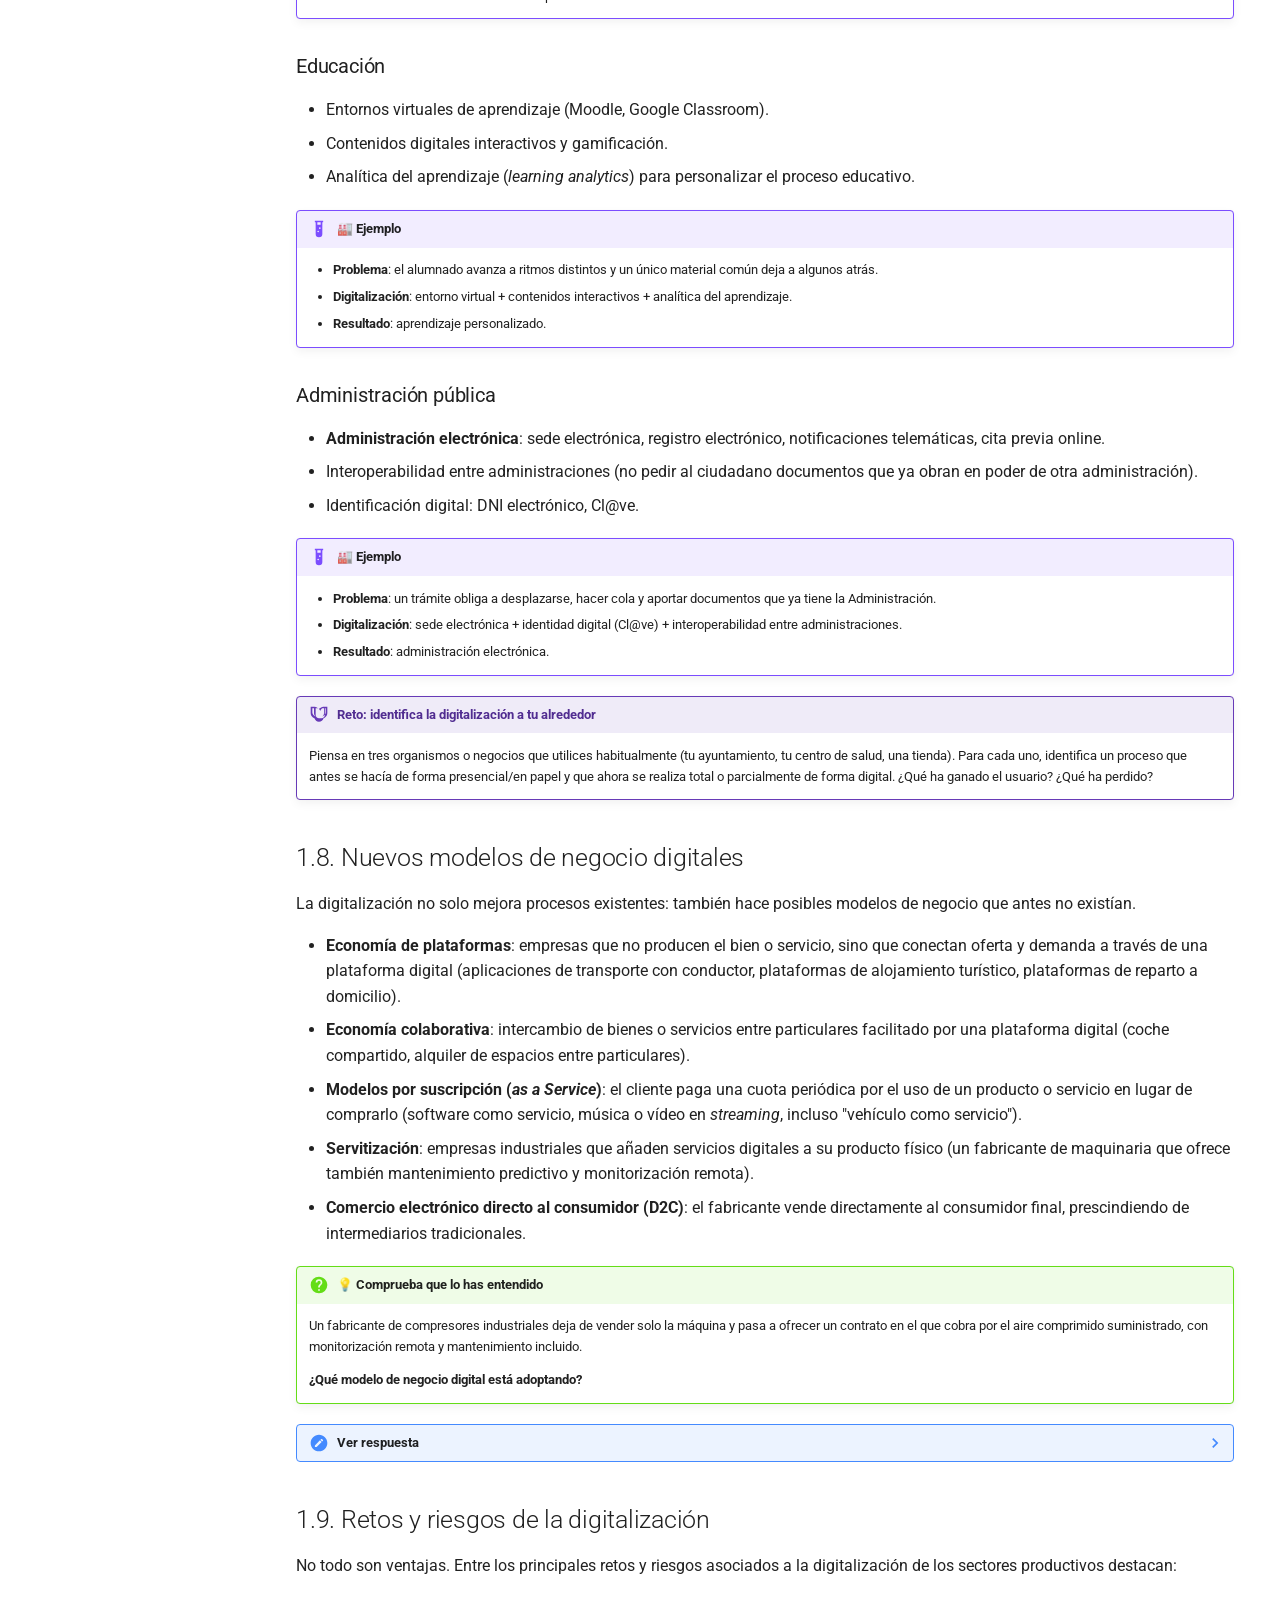
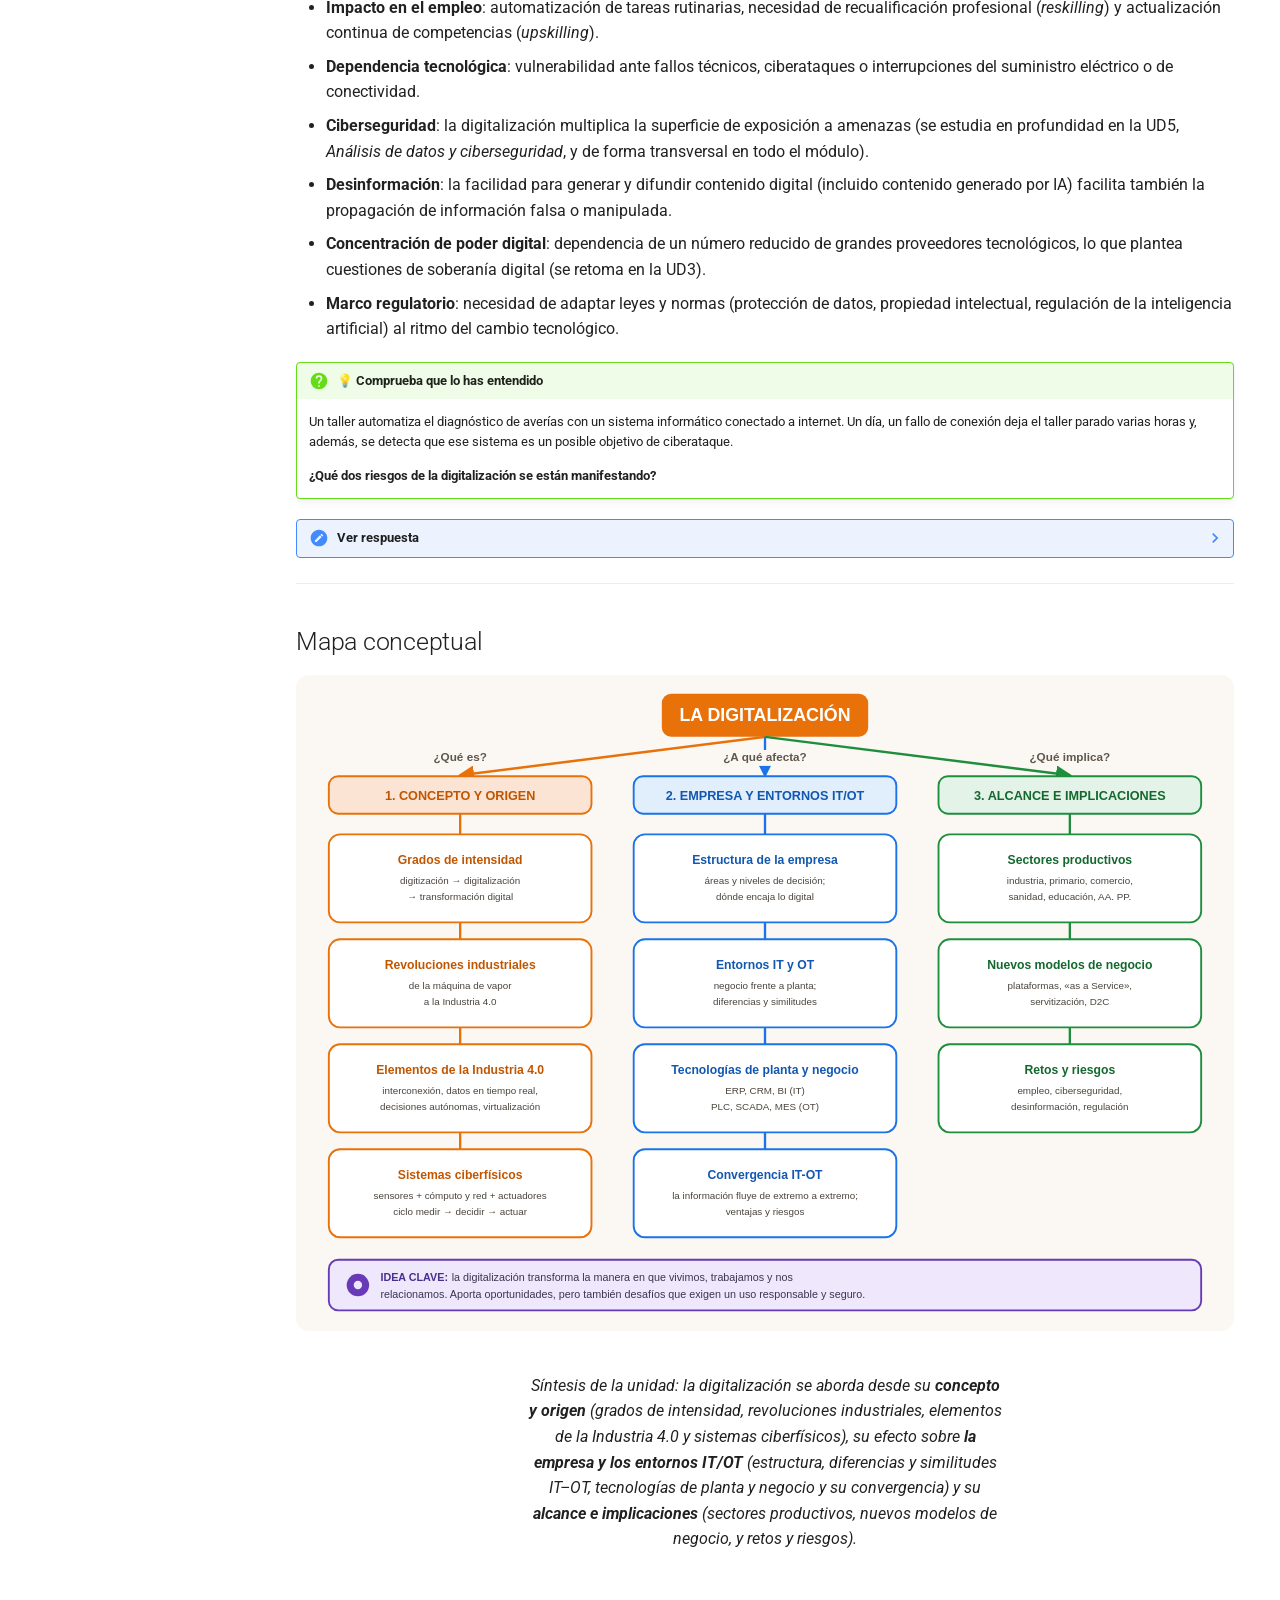
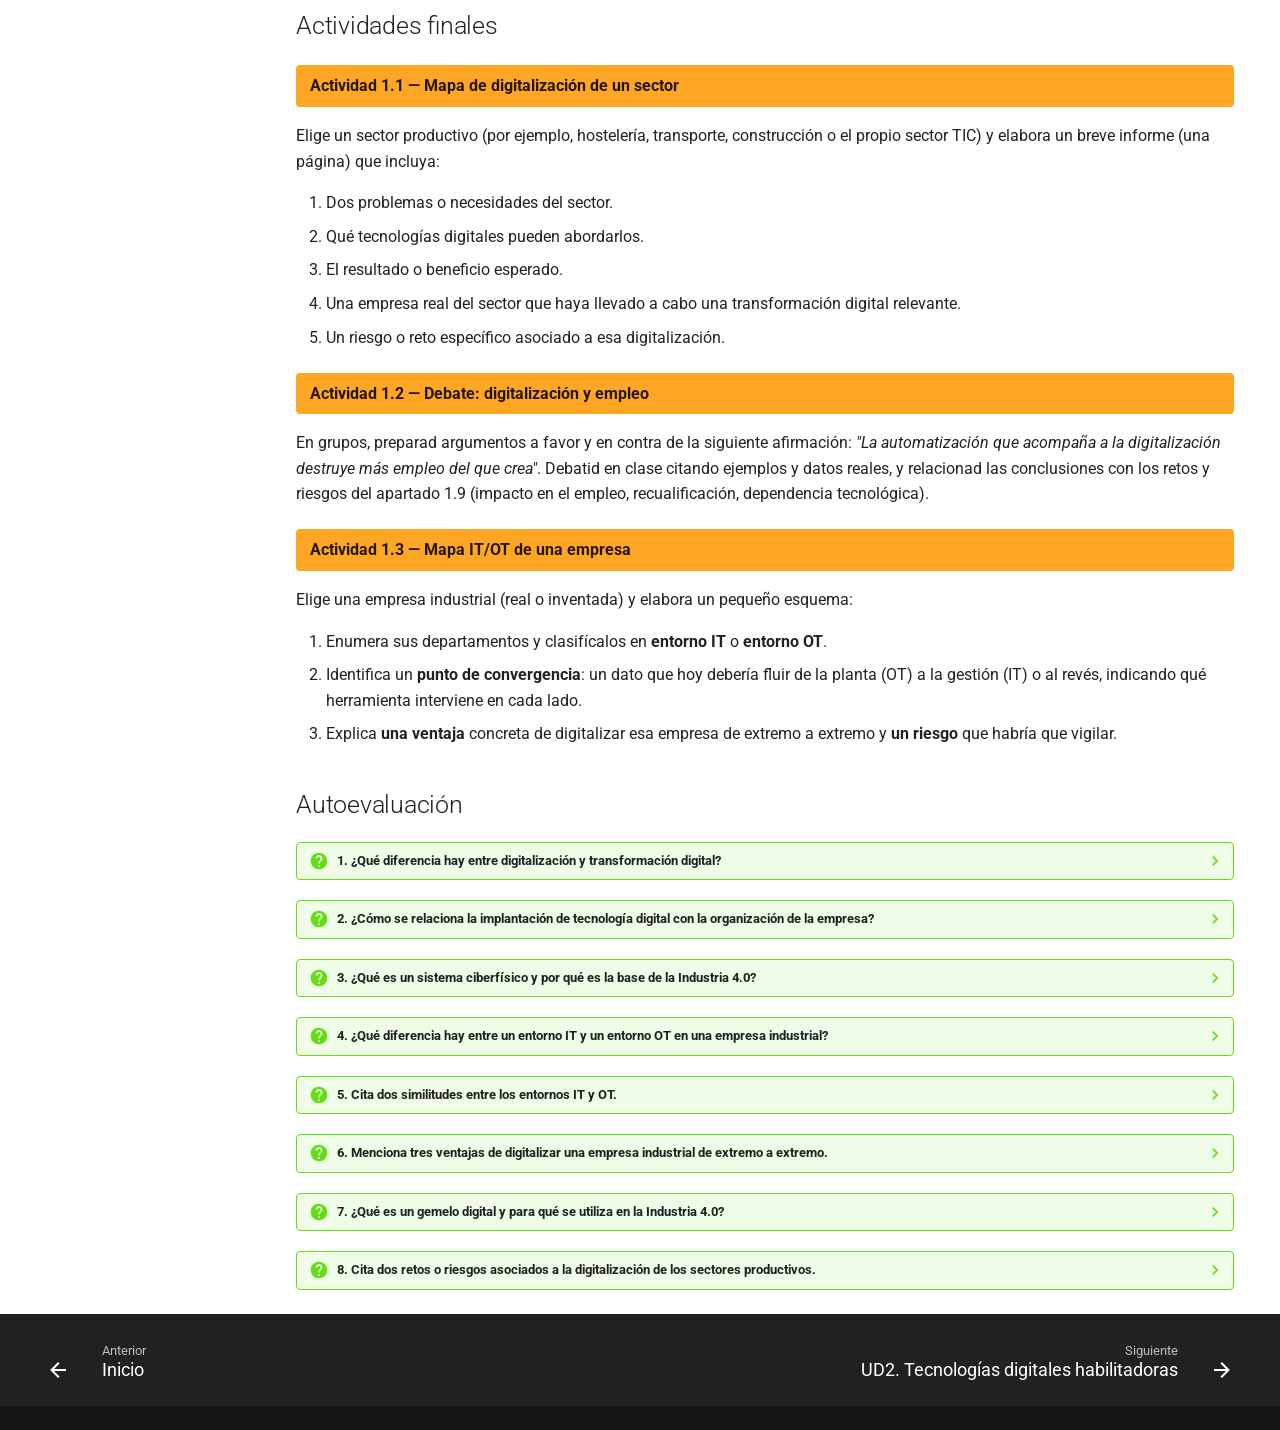
<file: ud1/index.html>
<!doctype html>
<html lang="es" class="no-js">
  <head>
    
      <meta charset="utf-8">
      <meta name="viewport" content="width=device-width,initial-scale=1">
      
        <meta name="description" content="Apuntes del módulo Digitalización aplicada a los sectores productivos — ciclos formativos de grado superior de la familia de Informática y Comunicaciones">
      
      
        <meta name="author" content="Angela B. Serrano">
      
      
        <link rel="canonical" href="https://angelabserrano.github.io/digitalizacion/ud1/">
      
      
        <link rel="prev" href="..">
      
      
        <link rel="next" href="../ud2/">
      
      
        
      
      
      <link rel="icon" href="../assets/images/favicon.png">
      <meta name="generator" content="mkdocs-1.6.1, mkdocs-material-9.7.7">
    
    
      
        <title>UD1. Digitalización de los sectores productivos - Digitalización aplicada a los sectores productivos</title>
      
    
    
      <link rel="stylesheet" href="../assets/stylesheets/main.ec1eaa64.min.css">
      
        
        <link rel="stylesheet" href="../assets/stylesheets/palette.ab4e12ef.min.css">
      
      


    
    
      
    
    
      
        
        
        <link rel="preconnect" href="https://fonts.gstatic.com" crossorigin>
        <link rel="stylesheet" href="https://fonts.googleapis.com/css?family=Roboto:300,300i,400,400i,700,700i%7CRoboto+Mono:400,400i,700,700i&display=fallback">
        <style>:root{--md-text-font:"Roboto";--md-code-font:"Roboto Mono"}</style>
      
    
    
      <link rel="stylesheet" href="../stylesheets/extra.css">
    
    <script>__md_scope=new URL("..",location),__md_hash=e=>[...e].reduce(((e,_)=>(e<<5)-e+_.charCodeAt(0)),0),__md_get=(e,_=localStorage,t=__md_scope)=>JSON.parse(_.getItem(t.pathname+"."+e)),__md_set=(e,_,t=localStorage,a=__md_scope)=>{try{t.setItem(a.pathname+"."+e,JSON.stringify(_))}catch(e){}}</script>
    
      

    
    
  </head>
  
  
    
    
      
    
    
    
    
    <body dir="ltr" data-md-color-scheme="default" data-md-color-primary="orange" data-md-color-accent="deep-orange">
  
    
    <input class="md-toggle" data-md-toggle="drawer" type="checkbox" id="__drawer" autocomplete="off">
    <input class="md-toggle" data-md-toggle="search" type="checkbox" id="__search" autocomplete="off">
    <label class="md-overlay" for="__drawer"></label>
    <div data-md-component="skip">
      
        
        <a href="#ud1-digitalizacion-de-los-sectores-productivos" class="md-skip">
          Saltar a contenido
        </a>
      
    </div>
    <div data-md-component="announce">
      
    </div>
    
    
      

  

<header class="md-header md-header--shadow" data-md-component="header">
  <nav class="md-header__inner md-grid" aria-label="Cabecera">
    <a href=".." title="Digitalización aplicada a los sectores productivos" class="md-header__button md-logo" aria-label="Digitalización aplicada a los sectores productivos" data-md-component="logo">
      
  
  <svg xmlns="http://www.w3.org/2000/svg" viewBox="0 0 24 24"><path d="M12 8a3 3 0 0 0 3-3 3 3 0 0 0-3-3 3 3 0 0 0-3 3 3 3 0 0 0 3 3m0 3.54C9.64 9.35 6.5 8 3 8v11c3.5 0 6.64 1.35 9 3.54 2.36-2.19 5.5-3.54 9-3.54V8c-3.5 0-6.64 1.35-9 3.54"/></svg>

    </a>
    <label class="md-header__button md-icon" for="__drawer">
      
      <svg xmlns="http://www.w3.org/2000/svg" viewBox="0 0 24 24"><path d="M3 6h18v2H3zm0 5h18v2H3zm0 5h18v2H3z"/></svg>
    </label>
    <div class="md-header__title" data-md-component="header-title">
      <div class="md-header__ellipsis">
        <div class="md-header__topic">
          <span class="md-ellipsis">
            Digitalización aplicada a los sectores productivos
          </span>
        </div>
        <div class="md-header__topic" data-md-component="header-topic">
          <span class="md-ellipsis">
            
              UD1. Digitalización de los sectores productivos
            
          </span>
        </div>
      </div>
    </div>
    
      
        <form class="md-header__option" data-md-component="palette">
  
    
    
    
    <input class="md-option" data-md-color-media="" data-md-color-scheme="default" data-md-color-primary="orange" data-md-color-accent="deep-orange"  aria-label="Modo oscuro"  type="radio" name="__palette" id="__palette_0">
    
      <label class="md-header__button md-icon" title="Modo oscuro" for="__palette_1" hidden>
        <svg xmlns="http://www.w3.org/2000/svg" viewBox="0 0 24 24"><path d="m17.75 4.09-2.53 1.94.91 3.06-2.63-1.81-2.63 1.81.91-3.06-2.53-1.94L12.44 4l1.06-3 1.06 3zm3.5 6.91-1.64 1.25.59 1.98-1.7-1.17-1.7 1.17.59-1.98L15.75 11l2.06-.05L18.5 9l.69 1.95zm-2.28 4.95c.83-.08 1.72 1.1 1.19 1.85-.32.45-.66.87-1.08 1.27C15.17 23 8.84 23 4.94 19.07c-3.91-3.9-3.91-10.24 0-14.14.4-.4.82-.76 1.27-1.08.75-.53 1.93.36 1.85 1.19-.27 2.86.69 5.83 2.89 8.02a9.96 9.96 0 0 0 8.02 2.89m-1.64 2.02a12.08 12.08 0 0 1-7.8-3.47c-2.17-2.19-3.33-5-3.49-7.82-2.81 3.14-2.7 7.96.31 10.98 3.02 3.01 7.84 3.12 10.98.31"/></svg>
      </label>
    
  
    
    
    
    <input class="md-option" data-md-color-media="" data-md-color-scheme="slate" data-md-color-primary="orange" data-md-color-accent="deep-orange"  aria-label="Modo claro"  type="radio" name="__palette" id="__palette_1">
    
      <label class="md-header__button md-icon" title="Modo claro" for="__palette_0" hidden>
        <svg xmlns="http://www.w3.org/2000/svg" viewBox="0 0 24 24"><path d="M12 7a5 5 0 0 1 5 5 5 5 0 0 1-5 5 5 5 0 0 1-5-5 5 5 0 0 1 5-5m0 2a3 3 0 0 0-3 3 3 3 0 0 0 3 3 3 3 0 0 0 3-3 3 3 0 0 0-3-3m0-7 2.39 3.42C13.65 5.15 12.84 5 12 5s-1.65.15-2.39.42zM3.34 7l4.16-.35A7.2 7.2 0 0 0 5.94 8.5c-.44.74-.69 1.5-.83 2.29zm.02 10 1.76-3.77a7.131 7.131 0 0 0 2.38 4.14zM20.65 7l-1.77 3.79a7.02 7.02 0 0 0-2.38-4.15zm-.01 10-4.14.36c.59-.51 1.12-1.14 1.54-1.86.42-.73.69-1.5.83-2.29zM12 22l-2.41-3.44c.74.27 1.55.44 2.41.44.82 0 1.63-.17 2.37-.44z"/></svg>
      </label>
    
  
</form>
      
    
    
      <script>var palette=__md_get("__palette");if(palette&&palette.color){if("(prefers-color-scheme)"===palette.color.media){var media=matchMedia("(prefers-color-scheme: light)"),input=document.querySelector(media.matches?"[data-md-color-media='(prefers-color-scheme: light)']":"[data-md-color-media='(prefers-color-scheme: dark)']");palette.color.media=input.getAttribute("data-md-color-media"),palette.color.scheme=input.getAttribute("data-md-color-scheme"),palette.color.primary=input.getAttribute("data-md-color-primary"),palette.color.accent=input.getAttribute("data-md-color-accent")}for(var[key,value]of Object.entries(palette.color))document.body.setAttribute("data-md-color-"+key,value)}</script>
    
    
    
      
      
        <label class="md-header__button md-icon" for="__search">
          
          <svg xmlns="http://www.w3.org/2000/svg" viewBox="0 0 24 24"><path d="M9.5 3A6.5 6.5 0 0 1 16 9.5c0 1.61-.59 3.09-1.56 4.23l.27.27h.79l5 5-1.5 1.5-5-5v-.79l-.27-.27A6.52 6.52 0 0 1 9.5 16 6.5 6.5 0 0 1 3 9.5 6.5 6.5 0 0 1 9.5 3m0 2C7 5 5 7 5 9.5S7 14 9.5 14 14 12 14 9.5 12 5 9.5 5"/></svg>
        </label>
        <div class="md-search" data-md-component="search" role="dialog">
  <label class="md-search__overlay" for="__search"></label>
  <div class="md-search__inner" role="search">
    <form class="md-search__form" name="search">
      <input type="text" class="md-search__input" name="query" aria-label="Búsqueda" placeholder="Búsqueda" autocapitalize="off" autocorrect="off" autocomplete="off" spellcheck="false" data-md-component="search-query" required>
      <label class="md-search__icon md-icon" for="__search">
        
        <svg xmlns="http://www.w3.org/2000/svg" viewBox="0 0 24 24"><path d="M9.5 3A6.5 6.5 0 0 1 16 9.5c0 1.61-.59 3.09-1.56 4.23l.27.27h.79l5 5-1.5 1.5-5-5v-.79l-.27-.27A6.52 6.52 0 0 1 9.5 16 6.5 6.5 0 0 1 3 9.5 6.5 6.5 0 0 1 9.5 3m0 2C7 5 5 7 5 9.5S7 14 9.5 14 14 12 14 9.5 12 5 9.5 5"/></svg>
        
        <svg xmlns="http://www.w3.org/2000/svg" viewBox="0 0 24 24"><path d="M20 11v2H8l5.5 5.5-1.42 1.42L4.16 12l7.92-7.92L13.5 5.5 8 11z"/></svg>
      </label>
      <nav class="md-search__options" aria-label="Buscar">
        
        <button type="reset" class="md-search__icon md-icon" title="Limpiar" aria-label="Limpiar" tabindex="-1">
          
          <svg xmlns="http://www.w3.org/2000/svg" viewBox="0 0 24 24"><path d="M19 6.41 17.59 5 12 10.59 6.41 5 5 6.41 10.59 12 5 17.59 6.41 19 12 13.41 17.59 19 19 17.59 13.41 12z"/></svg>
        </button>
      </nav>
      
        <div class="md-search__suggest" data-md-component="search-suggest"></div>
      
    </form>
    <div class="md-search__output">
      <div class="md-search__scrollwrap" tabindex="0" data-md-scrollfix>
        <div class="md-search-result" data-md-component="search-result">
          <div class="md-search-result__meta">
            Inicializando búsqueda
          </div>
          <ol class="md-search-result__list" role="presentation"></ol>
        </div>
      </div>
    </div>
  </div>
</div>
      
    
    
  </nav>
  
</header>
    
    <div class="md-container" data-md-component="container">
      
      
        
          
        
      
      <main class="md-main" data-md-component="main">
        <div class="md-main__inner md-grid">
          
            
              
              <div class="md-sidebar md-sidebar--primary" data-md-component="sidebar" data-md-type="navigation" >
                <div class="md-sidebar__scrollwrap">
                  <div class="md-sidebar__inner">
                    



  

<nav class="md-nav md-nav--primary md-nav--integrated" aria-label="Navegación" data-md-level="0">
  <label class="md-nav__title" for="__drawer">
    <a href=".." title="Digitalización aplicada a los sectores productivos" class="md-nav__button md-logo" aria-label="Digitalización aplicada a los sectores productivos" data-md-component="logo">
      
  
  <svg xmlns="http://www.w3.org/2000/svg" viewBox="0 0 24 24"><path d="M12 8a3 3 0 0 0 3-3 3 3 0 0 0-3-3 3 3 0 0 0-3 3 3 3 0 0 0 3 3m0 3.54C9.64 9.35 6.5 8 3 8v11c3.5 0 6.64 1.35 9 3.54 2.36-2.19 5.5-3.54 9-3.54V8c-3.5 0-6.64 1.35-9 3.54"/></svg>

    </a>
    Digitalización aplicada a los sectores productivos
  </label>
  
  <ul class="md-nav__list" data-md-scrollfix>
    
      
      
  
  
  
  
    <li class="md-nav__item">
      <a href=".." class="md-nav__link">
        
  
  
  <span class="md-ellipsis">
    
  
    Inicio
  

    
  </span>
  
  

      </a>
    </li>
  

    
      
      
  
  
    
  
  
  
    <li class="md-nav__item md-nav__item--active">
      
      <input class="md-nav__toggle md-toggle" type="checkbox" id="__toc">
      
      
        
      
      
        <label class="md-nav__link md-nav__link--active" for="__toc">
          
  
  
  <span class="md-ellipsis">
    
  
    UD1. Digitalización de los sectores productivos
  

    
  </span>
  
  

          <span class="md-nav__icon md-icon"></span>
        </label>
      
      <a href="./" class="md-nav__link md-nav__link--active">
        
  
  
  <span class="md-ellipsis">
    
  
    UD1. Digitalización de los sectores productivos
  

    
  </span>
  
  

      </a>
      
        

<nav class="md-nav md-nav--secondary" aria-label="Tabla de contenidos">
  
  
  
    
  
  
    <label class="md-nav__title" for="__toc">
      <span class="md-nav__icon md-icon"></span>
      Tabla de contenidos
    </label>
    <ul class="md-nav__list" data-md-component="toc" data-md-scrollfix>
      
        <li class="md-nav__item">
  <a href="#11-cronologia-de-las-revoluciones-industriales" class="md-nav__link">
    <span class="md-ellipsis">
      
        1.1. Cronología de las revoluciones industriales
      
    </span>
  </a>
  
</li>
      
        <li class="md-nav__item">
  <a href="#12-la-cuarta-revolucion-industrial-digitalizacion-y-elementos-que-la-definen" class="md-nav__link">
    <span class="md-ellipsis">
      
        1.2. La cuarta revolución industrial: digitalización y elementos que la definen
      
    </span>
  </a>
  
</li>
      
        <li class="md-nav__item">
  <a href="#13-sistemas-ciberfisicos" class="md-nav__link">
    <span class="md-ellipsis">
      
        1.3. Sistemas ciberfísicos
      
    </span>
  </a>
  
</li>
      
        <li class="md-nav__item">
  <a href="#14-la-estructura-de-la-empresa" class="md-nav__link">
    <span class="md-ellipsis">
      
        1.4. La estructura de la empresa
      
    </span>
  </a>
  
</li>
      
        <li class="md-nav__item">
  <a href="#15-convergencia-entre-los-entornos-ot-e-it" class="md-nav__link">
    <span class="md-ellipsis">
      
        1.5. Convergencia entre los entornos OT e IT
      
    </span>
  </a>
  
</li>
      
        <li class="md-nav__item">
  <a href="#16-ventajas-de-digitalizar-una-empresa-industrial-de-extremo-a-extremo" class="md-nav__link">
    <span class="md-ellipsis">
      
        1.6. Ventajas de digitalizar una empresa industrial de extremo a extremo
      
    </span>
  </a>
  
</li>
      
        <li class="md-nav__item">
  <a href="#17-la-digitalizacion-por-sectores-productivos" class="md-nav__link">
    <span class="md-ellipsis">
      
        1.7. La digitalización por sectores productivos
      
    </span>
  </a>
  
</li>
      
        <li class="md-nav__item">
  <a href="#18-nuevos-modelos-de-negocio-digitales" class="md-nav__link">
    <span class="md-ellipsis">
      
        1.8. Nuevos modelos de negocio digitales
      
    </span>
  </a>
  
</li>
      
        <li class="md-nav__item">
  <a href="#19-retos-y-riesgos-de-la-digitalizacion" class="md-nav__link">
    <span class="md-ellipsis">
      
        1.9. Retos y riesgos de la digitalización
      
    </span>
  </a>
  
</li>
      
        <li class="md-nav__item">
  <a href="#mapa-conceptual" class="md-nav__link">
    <span class="md-ellipsis">
      
        Mapa conceptual
      
    </span>
  </a>
  
</li>
      
        <li class="md-nav__item">
  <a href="#actividades-finales" class="md-nav__link">
    <span class="md-ellipsis">
      
        Actividades finales
      
    </span>
  </a>
  
</li>
      
        <li class="md-nav__item">
  <a href="#autoevaluacion" class="md-nav__link">
    <span class="md-ellipsis">
      
        Autoevaluación
      
    </span>
  </a>
  
</li>
      
    </ul>
  
</nav>
      
    </li>
  

    
      
      
  
  
  
  
    <li class="md-nav__item">
      <a href="../ud2/" class="md-nav__link">
        
  
  
  <span class="md-ellipsis">
    
  
    UD2. Tecnologías digitales habilitadoras
  

    
  </span>
  
  

      </a>
    </li>
  

    
      
      
  
  
  
  
    <li class="md-nav__item">
      <a href="../ud3/" class="md-nav__link">
        
  
  
  <span class="md-ellipsis">
    
  
    UD3. La nube
  

    
  </span>
  
  

      </a>
    </li>
  

    
      
      
  
  
  
  
    <li class="md-nav__item">
      <a href="../ud4/" class="md-nav__link">
        
  
  
  <span class="md-ellipsis">
    
  
    UD4. Aplicación de la inteligencia artificial
  

    
  </span>
  
  

      </a>
    </li>
  

    
      
      
  
  
  
  
    <li class="md-nav__item">
      <a href="../ud5/" class="md-nav__link">
        
  
  
  <span class="md-ellipsis">
    
  
    UD5. Análisis de datos y ciberseguridad
  

    
  </span>
  
  

      </a>
    </li>
  

    
      
      
  
  
  
  
    <li class="md-nav__item">
      <a href="../ud6/" class="md-nav__link">
        
  
  
  <span class="md-ellipsis">
    
  
    UD6. Proyecto de transformación digital
  

    
  </span>
  
  

      </a>
    </li>
  

    
  </ul>
</nav>
                  </div>
                </div>
              </div>
            
            
          
          
            <div class="md-content" data-md-component="content">
              
              <article class="md-content__inner md-typeset">
                
                  



<h1 id="ud1-digitalizacion-de-los-sectores-productivos">UD1. Digitalización de los sectores productivos<a class="headerlink" href="#ud1-digitalizacion-de-los-sectores-productivos" title="Permanent link">&para;</a></h1>
<p><a href="../"><span class="twemoji"><svg xmlns="http://www.w3.org/2000/svg" viewBox="0 0 24 24"><path d="M20 11v2H8l5.5 5.5-1.42 1.42L4.16 12l7.92-7.92L13.5 5.5 8 11z"/></svg></span> Volver al índice de todas las unidades</a></p>
<div class="admonition abstract">
<p class="admonition-title">Resultado de aprendizaje</p>
<p><strong>RA1.</strong> Analiza el concepto de digitalización y su repercusión en los sectores productivos teniendo en cuenta la actividad de la empresa e identificando entornos IT (<em>Information Technology</em>, tecnología de la información) y OT (<em>Operational Technology</em>, tecnología de operación) característicos.</p>
</div>
<p>La <strong>digitalización</strong> es el proceso de incorporar tecnologías digitales a las actividades de una organización, un sector o una sociedad, cambiando no solo las herramientas que se usan, sino también los procesos, los modelos de negocio y la forma de relacionarse con clientes, proveedores y trabajadores. Esta unidad parte de su origen histórico —las revoluciones industriales— para llegar al concepto de Industria 4.0, a los sistemas ciberfísicos y a la convergencia entre los entornos de negocio (IT) y de planta (OT); termina revisando cómo la digitalización se aplica en los distintos sectores productivos y qué retos plantea.</p>
<h2 id="11-cronologia-de-las-revoluciones-industriales">1.1. Cronología de las revoluciones industriales<a class="headerlink" href="#11-cronologia-de-las-revoluciones-industriales" title="Permanent link">&para;</a></h2>
<p>La digitalización actual se entiende como la culminación de un proceso histórico de sucesivas <strong>revoluciones industriales</strong>:</p>
<figure>
  <img alt="Línea temporal de las cuatro revoluciones industriales, de la máquina de vapor a la Industria 4.0" src="../assets/img/ud1-revoluciones-industriales.png" width="900" />
<br />
<figcaption>Cada revolución industrial añade una capa nueva sobre la anterior: de la fuerza mecánica a la electricidad, de la electrónica a la conexión de todos los procesos entre sí y con el mundo físico.</figcaption>
</figure>
<ul>
<li><strong>Primera revolución industrial</strong> (finales del siglo XVIII): la máquina de vapor mecaniza la producción y nace la fábrica.</li>
<li><strong>Segunda revolución industrial</strong> (finales del siglo XIX): la electricidad, la cadena de montaje y la producción en masa.</li>
<li><strong>Tercera revolución industrial</strong> (década de 1970): la electrónica, la informática y la automatización programable (PLC) informatizan los procesos que ya existían.</li>
<li><strong>Cuarta revolución industrial</strong> (desde ~2010): la interconexión de los procesos digitales entre sí y con el mundo físico. Se estudia en el apartado 1.2.</li>
</ul>
<div class="admonition tip">
<p class="admonition-title">Para situarlo en el tiempo</p>
<p>Si la tercera revolución "informatizó" procesos ya existentes (por ejemplo, sustituir un libro de contabilidad en papel por una hoja de cálculo), la cuarta revolución <strong>conecta</strong> esos procesos entre sí y con el mundo físico, generando datos en tiempo real que alimentan decisiones automatizadas.</p>
</div>
<div class="admonition question">
<p class="admonition-title">💡 Comprueba que lo has entendido</p>
<p>Una fábrica sustituye sus libros de registro en papel por un sistema informático, pero cada máquina sigue funcionando de forma aislada. Más adelante conecta todas las máquinas y sus sensores para que compartan datos en tiempo real.</p>
<p><strong>¿Con qué revolución industrial se corresponde cada paso?</strong></p>
</div>
<details class="note">
<summary>Ver respuesta</summary>
<ul>
<li>Informatizar el registro sin conectar los procesos entre sí → <strong>tercera revolución industrial</strong>.</li>
<li>Conectar máquinas y sensores para intercambiar datos en tiempo real → <strong>cuarta revolución industrial (Industria 4.0)</strong>.</li>
</ul>
</details>
<h2 id="12-la-cuarta-revolucion-industrial-digitalizacion-y-elementos-que-la-definen">1.2. La cuarta revolución industrial: digitalización y elementos que la definen<a class="headerlink" href="#12-la-cuarta-revolucion-industrial-digitalizacion-y-elementos-que-la-definen" title="Permanent link">&para;</a></h2>
<p>La <strong>cuarta revolución industrial o Industria 4.0</strong> (desde ~2010) no se limita a automatizar: fusiona tecnologías digitales, físicas y biológicas —IoT, <em>big data</em>, inteligencia artificial, robótica avanzada, computación en la nube— para lograr sistemas de producción interconectados y capaces de tomar decisiones de forma autónoma o semiautónoma.</p>
<p>En este contexto conviene distinguir tres conceptos que a menudo se confunden:</p>
<table>
<thead>
<tr>
<th>Concepto</th>
<th>Qué implica</th>
<th>Ejemplo</th>
</tr>
</thead>
<tbody>
<tr>
<td><strong>Digitización</strong></td>
<td>Convertir información analógica en digital (cambia el soporte, no el proceso)</td>
<td>Escanear una factura en papel y guardarla como PDF</td>
</tr>
<tr>
<td><strong>Digitalización</strong></td>
<td>Usar tecnologías digitales para mejorar procesos existentes</td>
<td>Sustituir el registro en papel por un ERP</td>
</tr>
<tr>
<td><strong>Transformación digital</strong></td>
<td>Rediseñar el modelo de negocio y la cultura organizativa en torno a lo digital</td>
<td>Una tienda física que pasa a vender también por <em>marketplace</em>, con logística automatizada y atención por chatbot</td>
</tr>
</tbody>
</table>
<p>La transformación digital no es, por tanto, "comprar ordenadores": es un cambio estructural que afecta a los procesos productivos, a la organización del trabajo, a la relación con el cliente y a la propia cultura de la empresa.</p>
<p><strong>Elementos que definen la Industria 4.0:</strong></p>
<ul>
<li><strong>Interconexión</strong>: máquinas, sensores, sistemas y personas conectados a través de internet (IoT / IIoT).</li>
<li><strong>Información en tiempo real</strong>: los datos de todo el proceso se capturan y se comparten al instante (<em>big data</em>).</li>
<li><strong>Sistemas ciberfísicos</strong>: los procesos físicos se gobiernan mediante software y red (véase 1.3).</li>
<li><strong>Descentralización de las decisiones</strong>: los sistemas deciden de forma autónoma dentro de los límites fijados, apoyándose en la inteligencia artificial.</li>
<li><strong>Asistencia a las personas</strong>: los sistemas agregan información y asumen tareas peligrosas o repetitivas (robótica colaborativa, realidad aumentada).</li>
<li><strong>Virtualización</strong>: réplicas virtuales de la planta que permiten simular antes de actuar (gemelos digitales).</li>
</ul>
<p>Estas tecnologías —las <strong>tecnologías habilitadoras digitales</strong>— se estudian en detalle en la UD2.</p>
<p>Bien planteada, la digitalización aporta a la empresa <strong>ventajas</strong> claras:</p>
<ul>
<li><strong>Reducción de costes y tiempos</strong>: se automatizan tareas repetitivas y se eliminan errores y dobles registros.</li>
<li><strong>Mejores decisiones</strong>: la información está disponible en tiempo real y permite anticiparse en lugar de reaccionar.</li>
<li><strong>Más productividad y calidad</strong>: procesos más ágiles y con menos fallos.</li>
<li><strong>Cercanía al cliente</strong>: nuevos canales de venta y atención, y productos o servicios personalizados.</li>
<li><strong>Flexibilidad</strong> para adaptarse a los cambios del mercado.</li>
<li><strong>Nuevas oportunidades de negocio</strong>: modelos digitales que antes no eran posibles (véase 1.8).</li>
</ul>
<p>Estas ventajas se materializan plenamente cuando la digitalización abarca toda la empresa, de la gestión a la planta (véase 1.6).</p>
<div class="admonition question">
<p class="admonition-title">💡 Comprueba que lo has entendido</p>
<p>¿Dónde situarías cada caso?</p>
<ol>
<li>Escanear una factura en papel y guardarla como PDF.</li>
<li>Implantar un ERP para sustituir el registro en papel.</li>
<li>Crear una plataforma digital que cambia el modelo de negocio.</li>
</ol>
</div>
<details class="note">
<summary>Ver respuesta</summary>
<ol>
<li><strong>Digitización</strong> — cambia el soporte, no el proceso.</li>
<li><strong>Digitalización</strong> — se mejora con tecnología un proceso que ya existía.</li>
<li><strong>Transformación digital</strong> — se rediseña el modelo de negocio en torno a lo digital.</li>
</ol>
</details>
<h2 id="13-sistemas-ciberfisicos">1.3. Sistemas ciberfísicos<a class="headerlink" href="#13-sistemas-ciberfisicos" title="Permanent link">&para;</a></h2>
<p>Un <strong>sistema ciberfísico</strong> (<em>cyber-physical system</em>, CPS) es un sistema en el que un componente físico —una máquina, un vehículo, una instalación— está gobernado por software y conectado a una red, de modo que el mundo físico y el mundo digital funcionan como una sola cosa. Es el ladrillo básico sobre el que se construye la Industria 4.0.</p>
<p>Todo sistema ciberfísico combina tres elementos:</p>
<ul>
<li><strong>Sensores</strong>, que capturan datos del proceso físico (temperatura, posición, vibración, consumo…).</li>
<li><strong>Cómputo y comunicación</strong>, que procesan esos datos, los envían por la red y ejecutan la lógica de control (a menudo apoyándose en la nube y en algoritmos de inteligencia artificial).</li>
<li><strong>Actuadores</strong>, que devuelven una acción al mundo físico (parar un motor, ajustar una válvula, cambiar la velocidad de una cinta).</li>
</ul>
<p>Este ciclo <em>medir → decidir → actuar</em> se repite de forma continua. Cuando muchos sistemas ciberfísicos se conectan entre sí, dan lugar a una <strong>planta inteligente</strong> capaz de supervisarse y reconfigurarse con poca intervención humana.</p>
<p>Ejemplos habituales:</p>
<ul>
<li>Una <strong>máquina herramienta</strong> que mide el desgaste de sus útiles y ajusta sola los parámetros de corte.</li>
<li>Un <strong>vehículo autónomo</strong>, que percibe el entorno y decide la trayectoria.</li>
<li>Un <strong>gemelo digital</strong> (véase 1.7): la réplica virtual de un equipo que recibe en tiempo real los datos de su equivalente físico.</li>
<li>Una <strong>red eléctrica inteligente</strong> (<em>smart grid</em>), que equilibra generación y consumo en tiempo real.</li>
</ul>
<div class="admonition tip">
<p class="admonition-title">Sistema ciberfísico e IoT</p>
<p>El <strong>IoT</strong> (internet de las cosas) aporta la conectividad: objetos con sensores que envían datos por internet. Un <strong>sistema ciberfísico</strong> va un paso más allá: además de medir y comunicar, <strong>decide y actúa</strong> sobre el proceso físico mediante actuadores y lógica de control. Todo sistema ciberfísico industrial usa IoT, pero no todo dispositivo IoT es un sistema ciberfísico.</p>
</div>
<div class="admonition question">
<p class="admonition-title">💡 Comprueba que lo has entendido</p>
<p>Un depósito de agua incorpora una sonda de nivel que envía la medición a un controlador; cuando el nivel baja de un umbral, el controlador abre automáticamente una electroválvula que rellena el depósito.</p>
<p><strong>Identifica el sensor, la parte de cómputo y el actuador. ¿Por qué es un sistema ciberfísico y no solo un dispositivo conectado?</strong></p>
</div>
<details class="note">
<summary>Ver respuesta</summary>
<ul>
<li><strong>Sensor</strong>: la sonda de nivel del depósito.</li>
<li><strong>Cómputo y comunicación</strong>: el controlador que recibe la medición y la compara con el umbral.</li>
<li><strong>Actuador</strong>: la electroválvula que rellena el depósito.</li>
<li>Es un <strong>sistema ciberfísico</strong> porque cierra el ciclo <em>medir → decidir → actuar</em>: no se limita a enviar el dato, sino que ejecuta una acción física de forma automática.</li>
</ul>
</details>
<h2 id="14-la-estructura-de-la-empresa">1.4. La estructura de la empresa<a class="headerlink" href="#14-la-estructura-de-la-empresa" title="Permanent link">&para;</a></h2>
<p>Toda empresa se organiza en <strong>áreas o departamentos</strong> con funciones distintas y en <strong>niveles de decisión</strong>:</p>
<ul>
<li><strong>Nivel estratégico</strong> (dirección): fija los objetivos a largo plazo.</li>
<li><strong>Nivel táctico</strong> (mandos intermedios): planifica y coordina cada área.</li>
<li><strong>Nivel operativo</strong> (personal de base): ejecuta las tareas del día a día.</li>
</ul>
<p>Áreas funcionales habituales: dirección, administración y finanzas, recursos humanos, comercial y marketing, compras, producción u operaciones, calidad, logística, I+D y sistemas/informática.</p>
<p>La implantación de tecnología digital <strong>no afecta a todos los departamentos de la misma forma</strong>: cada área incorpora herramientas propias.</p>
<table>
<thead>
<tr>
<th>Área de la empresa</th>
<th>Tecnología digital característica</th>
</tr>
</thead>
<tbody>
<tr>
<td>Dirección</td>
<td>Cuadros de mando, <em>business intelligence</em> (BI)</td>
</tr>
<tr>
<td>Administración y finanzas</td>
<td>ERP, facturación y firma electrónica</td>
</tr>
<tr>
<td>Recursos humanos</td>
<td>Portal del empleado, gestión de nóminas y turnos</td>
</tr>
<tr>
<td>Comercial y marketing</td>
<td>CRM, comercio electrónico, analítica web</td>
</tr>
<tr>
<td>Compras y logística</td>
<td>ERP, sistema de gestión de almacén (SGA)</td>
</tr>
<tr>
<td>Producción y mantenimiento</td>
<td>SCADA, MES, sensores, robótica</td>
</tr>
</tbody>
</table>
<p>Digitalizar en serio implica que estas herramientas <strong>se integren entre sí</strong>: un dato se introduce una sola vez y fluye por toda la organización. Eso obliga a revisar los procesos y, a veces, el propio organigrama, con perfiles nuevos como el de responsable de transformación digital o analista de datos.</p>
<p>Dentro de esa estructura, unos departamentos trabajan sobre todo con <strong>información del negocio</strong> y otros actúan sobre el <strong>proceso físico</strong>. Esa distinción da lugar a los entornos IT y OT.</p>
<ul>
<li><strong>Departamentos que suelen constituir el entorno IT</strong>: dirección, administración y contabilidad, finanzas, recursos humanos, comercial y marketing, compras y el propio departamento de sistemas/informática.</li>
<li><strong>Departamentos con fuerte componente OT</strong>: producción o fabricación, mantenimiento, control de calidad en planta y logística interna o de almacén.</li>
</ul>
<div class="admonition question">
<p class="admonition-title">💡 Comprueba que lo has entendido</p>
<p>Una empresa implanta un CRM en el departamento comercial, un ERP en administración y un sistema SCADA en la planta de fabricación.</p>
<p><strong>¿Qué departamentos está digitalizando y cuáles pertenecen al entorno IT?</strong></p>
</div>
<details class="note">
<summary>Ver respuesta</summary>
<ul>
<li><strong>Comercial</strong> (CRM) y <strong>administración</strong> (ERP): gestionan información del negocio → entorno <strong>IT</strong>.</li>
<li><strong>Producción</strong> (SCADA): supervisa y controla el proceso físico → entorno <strong>OT</strong>.</li>
<li>La tecnología digital llega a cada área con herramientas distintas; el reto es que el CRM, el ERP y el SCADA compartan datos en lugar de funcionar aislados.</li>
</ul>
</details>
<h2 id="15-convergencia-entre-los-entornos-ot-e-it">1.5. Convergencia entre los entornos OT e IT<a class="headerlink" href="#15-convergencia-entre-los-entornos-ot-e-it" title="Permanent link">&para;</a></h2>
<p>IT y OT nacieron como mundos separados, pero la Industria 4.0 los obliga a entenderse. Este apartado define cada entorno, repasa las tecnologías propias de cada uno y explica en qué consiste su convergencia.</p>
<h3 id="dos-entornos-tecnologicos-it-y-ot">Dos entornos tecnológicos: IT y OT<a class="headerlink" href="#dos-entornos-tecnologicos-it-y-ot" title="Permanent link">&para;</a></h3>
<p>En cualquier organización industrial conviene distinguir dos entornos tecnológicos que tradicionalmente han evolucionado por separado:</p>
<ul>
<li><strong>IT (<em>Information Technology</em>, tecnología de la información)</strong>: sistemas informáticos dedicados a gestionar la información del negocio — servidores, bases de datos, ERP, CRM, correo electrónico, redes corporativas. Es el entorno "de oficina": factura, planifica, analiza, comunica.</li>
<li><strong>OT (<em>Operational Technology</em>, tecnología de operación)</strong>: sistemas que controlan y supervisan procesos físicos y maquinaria — PLC (controladores lógicos programables), sistemas SCADA, sensores y actuadores de planta. Es el entorno "de planta": mueve, mide, actúa sobre el mundo físico.</li>
</ul>
<table>
<thead>
<tr>
<th></th>
<th><strong>IT – Information Technology</strong></th>
<th><strong>OT – Operational Technology</strong></th>
</tr>
</thead>
<tbody>
<tr>
<td><strong>¿Qué gestiona?</strong></td>
<td>Información y sistemas de la empresa</td>
<td>Procesos físicos y máquinas</td>
</tr>
<tr>
<td><strong>Ejemplos</strong></td>
<td>Servidores, ERP, CRM, bases de datos</td>
<td>PLC, SCADA, sensores, actuadores</td>
</tr>
<tr>
<td><strong>Entorno</strong></td>
<td>Oficina / negocio</td>
<td>Planta / producción</td>
</tr>
<tr>
<td><strong>Objetivo principal</strong></td>
<td>Gestionar información</td>
<td>Controlar procesos físicos</td>
</tr>
<tr>
<td><strong>Prioridad</strong></td>
<td>Confidencialidad e integridad</td>
<td>Disponibilidad y estabilidad</td>
</tr>
<tr>
<td><strong>Ejemplo</strong></td>
<td>ERP registra un pedido</td>
<td>PLC controla una máquina</td>
</tr>
</tbody>
</table>
<p>Los <strong>departamentos que suelen constituir el entorno IT</strong> son administración y contabilidad, finanzas, recursos humanos, comercial y marketing, compras y sistemas/informática; el <strong>entorno OT</strong> se concentra en producción, mantenimiento, control de calidad en planta y logística interna (véase 1.4).</p>
<p>Pese a sus diferencias, IT y OT también presentan <strong>similitudes</strong> que explican por qué acaban integrándose:</p>
<ul>
<li>Ambos son tecnología que <strong>procesa datos</strong> y automatiza tareas.</li>
<li>Ambos se apoyan en <strong>hardware, software y redes de comunicación</strong>.</li>
<li>Ambos son <strong>críticos</strong>: un fallo detiene la actividad, ya sea administrativa o productiva.</li>
<li>Ambos necesitan <strong>ciberseguridad, mantenimiento, actualización y personal cualificado</strong>.</li>
<li>Ambos tienden a usar <strong>tecnologías comunes</strong> (redes IP, servidores, virtualización, la nube), lo que facilita —y hace casi inevitable— su convergencia.</li>
</ul>
<h3 id="tecnologias-de-digitalizacion-en-el-negocio-y-en-la-planta">Tecnologías de digitalización en el negocio y en la planta<a class="headerlink" href="#tecnologias-de-digitalizacion-en-el-negocio-y-en-la-planta" title="Permanent link">&para;</a></h3>
<p>Al digitalizar una empresa se seleccionan tecnologías distintas según se actúe sobre el <strong>negocio</strong> (entorno IT) o sobre la <strong>planta</strong> (entorno OT):</p>
<table>
<thead>
<tr>
<th>Digitalización del negocio (IT)</th>
<th>Digitalización de la planta (OT)</th>
</tr>
</thead>
<tbody>
<tr>
<td>ERP (gestión integrada)</td>
<td>Sensores y actuadores</td>
</tr>
<tr>
<td>CRM (relación con clientes)</td>
<td>PLC (autómatas programables)</td>
</tr>
<tr>
<td>BI y cuadros de mando</td>
<td>SCADA (supervisión y control)</td>
</tr>
<tr>
<td>Facturación y firma electrónica</td>
<td>MES (ejecución de la fabricación)</td>
</tr>
<tr>
<td>Ofimática y suites colaborativas en la nube</td>
<td>HMI (interfaz con el operario)</td>
</tr>
<tr>
<td>Comercio electrónico y gestión documental</td>
<td>Redes industriales (Profinet, Modbus, OPC UA)</td>
</tr>
<tr>
<td>Sistema de gestión de almacén (SGA)</td>
<td>Robótica industrial y colaborativa, visión artificial</td>
</tr>
</tbody>
</table>
<p>Además, las <strong>tecnologías habilitadoras digitales (THD)</strong> actúan de puente entre ambos entornos, con mayor peso en uno u otro:</p>
<ul>
<li><strong>En el negocio (IT)</strong>: inteligencia artificial y <em>big data</em> para el análisis de datos, computación en la nube y ciberseguridad.</li>
<li><strong>En la planta (OT)</strong>: IoT industrial (IIoT), gemelos digitales, robótica colaborativa, fabricación aditiva y visión artificial.</li>
</ul>
<p>Todas ellas se estudian en detalle en la UD2.</p>
<div class="admonition example">
<p class="admonition-title">🏭 Ejemplo</p>
<ul>
<li><strong>En negocio</strong>: el departamento comercial registra un pedido en el CRM, que lo traslada al ERP.</li>
<li><strong>En planta</strong>: el ERP envía la orden de fabricación al MES, que ajusta los parámetros del PLC de la línea.</li>
<li><strong>Resultado</strong>: un mismo pedido recorre negocio y planta sin que nadie lo reescriba.</li>
</ul>
</div>
<h3 id="la-convergencia-it-ot-en-la-industria-40">La convergencia IT-OT en la Industria 4.0<a class="headerlink" href="#la-convergencia-it-ot-en-la-industria-40" title="Permanent link">&para;</a></h3>
<p>Tradicionalmente IT y OT han funcionado como mundos separados, con redes, protocolos y culturas de trabajo distintas: IT prioriza la confidencialidad y la actualización frecuente; OT prioriza la disponibilidad continua y la estabilidad, evitando cambios que puedan detener una línea de producción. La Industria 4.0 (véase 1.2) se caracteriza precisamente por la <strong>convergencia IT-OT</strong>: sensores de planta (OT) que envían datos a sistemas de análisis y toma de decisiones de negocio (IT), y decisiones de negocio que repercuten directamente en la configuración de la planta.</p>
<figure>
  <img alt="Infografía de la convergencia entre los entornos IT y OT: componentes de cada entorno, zona de convergencia, beneficios y riesgos" src="../assets/img/ud1-convergencia-it-ot.png" width="820" />
<br />
<figcaption>El entorno IT gestiona la información del negocio y el entorno OT controla los procesos físicos; la Industria 4.0 los conecta en una zona de convergencia que aporta decisiones en tiempo real, pero también amplía la superficie de ataque.</figcaption>
</figure>
<div class="admonition tip">
<p class="admonition-title">Por qué importa la conexión IT-OT</p>
<p>Cuando ambos entornos se conectan, la información fluye sin fricción: un pedido registrado en el ERP (IT) puede ajustar automáticamente los parámetros de una máquina (OT), y un sensor de vibración en esa máquina (OT) puede generar una alerta de mantenimiento visible en el panel de gestión (IT). Esta conexión es la base para digitalizar la empresa "de extremo a extremo" (véase 1.6), pero también multiplica la superficie de exposición a ciberataques, un aspecto que se retoma al hablar de las tecnologías habilitadoras (UD2) y de la nube (UD3).</p>
</div>
<div class="admonition question">
<p class="admonition-title">💡 Comprueba que lo has entendido</p>
<p>Un sensor detecta una temperatura anormal en una máquina y genera una alerta que aparece en el sistema de gestión de mantenimiento.</p>
<p><strong>¿Qué parte pertenece a OT y cuál a IT?</strong></p>
</div>
<details class="note">
<summary>Ver respuesta</summary>
<ul>
<li><strong>OT</strong>: el sensor de temperatura instalado en la máquina y la medición de la variable física en planta. Es tecnología que actúa sobre el mundo físico y supervisa el proceso.</li>
<li><strong>IT</strong>: el sistema de gestión de mantenimiento (GMAO) donde se registra, muestra y consulta la alerta. Es un sistema que gestiona información del negocio.</li>
<li>El <strong>paso de la alerta</strong> desde el sensor de planta hasta el sistema de gestión es justamente un ejemplo de <strong>convergencia IT-OT</strong>: un dato originado en OT alimenta una decisión que se toma y se gestiona en IT.</li>
</ul>
</details>
<h2 id="16-ventajas-de-digitalizar-una-empresa-industrial-de-extremo-a-extremo">1.6. Ventajas de digitalizar una empresa industrial de extremo a extremo<a class="headerlink" href="#16-ventajas-de-digitalizar-una-empresa-industrial-de-extremo-a-extremo" title="Permanent link">&para;</a></h2>
<p>Digitalizar <strong>de extremo a extremo</strong> (<em>end-to-end</em>) significa que la información fluye sin cortes a lo largo de toda la cadena de valor —desde el pedido del cliente hasta la entrega y el servicio posventa—, atravesando tanto el negocio (IT) como la planta (OT).</p>
<p>Principales ventajas:</p>
<ul>
<li><strong>Acceso y almacenamiento de la información más rápidos</strong>: los datos de toda la cadena están disponibles al instante, sin buscarlos en papel ni en aplicaciones aisladas.</li>
<li><strong>Disponibilidad 24/7</strong>: la información y los sistemas son accesibles en cualquier momento, con una producción que puede funcionar de forma continua.</li>
<li><strong>Reducción de costes</strong>: se eliminan tareas manuales, dobles registros y errores de transcripción, y se optimizan inventarios, plazos y consumo de energía.</li>
<li><strong>Aumento de la productividad</strong>: procesos más ágiles, con menos tiempos muertos y menos paradas.</li>
<li><strong>Trazabilidad y visibilidad completas</strong>: se sigue cada pedido, lote o producto en tiempo real a lo largo de todo el proceso.</li>
<li><strong>Decisiones basadas en datos y en tiempo real</strong>: los datos de planta (OT) alimentan la gestión del negocio (IT) y las decisiones de negocio se trasladan a la planta.</li>
<li><strong>Mejor calidad y mantenimiento predictivo</strong>: se anticipan los defectos y las averías, evitando paradas de línea.</li>
<li><strong>Flexibilidad y mejor servicio al cliente</strong>: la producción se adapta con rapidez a la demanda (personalización en masa) y el cliente recibe plazos más fiables e información del estado de su pedido.</li>
</ul>
<p>Todo ello se traduce en una <strong>mejora de la competitividad</strong> de la empresa y en una base para <strong>innovar</strong> con nuevos servicios y modelos de negocio (véase 1.8).</p>
<p>Como contrapartida, una empresa digitalizada de extremo a extremo amplía su <strong>superficie de exposición a ciberataques</strong> y aumenta su <strong>dependencia tecnológica</strong>, riesgos que se abordan en el apartado 1.9.</p>
<div class="admonition question">
<p class="admonition-title">💡 Comprueba que lo has entendido</p>
<p>Una fábrica conecta su tienda online, su ERP y sus máquinas de forma que un pedido llega directamente a la línea de producción y el cliente puede consultar en qué fase está su producto.</p>
<p><strong>Indica dos ventajas de esta digitalización de extremo a extremo y un riesgo asociado.</strong></p>
</div>
<details class="note">
<summary>Ver respuesta</summary>
<ul>
<li><strong>Ventajas</strong> (dos cualesquiera): trazabilidad completa del pedido, decisiones en tiempo real, menos errores y costes por eliminar registros manuales, mejor servicio al cliente.</li>
<li><strong>Riesgo</strong>: al conectar tienda, gestión y planta se amplía la superficie de ciberataque; además, un fallo de conectividad puede detener toda la cadena (dependencia tecnológica).</li>
</ul>
</details>
<h2 id="17-la-digitalizacion-por-sectores-productivos">1.7. La digitalización por sectores productivos<a class="headerlink" href="#17-la-digitalizacion-por-sectores-productivos" title="Permanent link">&para;</a></h2>
<p>Aunque el fenómeno es transversal, cada sector productivo lo incorpora de forma distinta según sus necesidades y su grado de madurez tecnológica.</p>
<h3 id="sector-industrial-industria-40">Sector industrial: Industria 4.0<a class="headerlink" href="#sector-industrial-industria-40" title="Permanent link">&para;</a></h3>
<p>La industria fue pionera en la digitalización gracias a conceptos como:</p>
<ul>
<li><strong>Fábrica inteligente (<em>smart factory</em>)</strong>: planta de producción donde máquinas, sensores y sistemas de información están interconectados.</li>
<li><strong>Gemelo digital (<em>digital twin</em>)</strong>: réplica virtual de un producto, proceso o sistema físico que permite simular su comportamiento antes de actuar sobre el elemento real.</li>
<li><strong>Mantenimiento predictivo</strong>: uso de sensores y análisis de datos para anticipar averías antes de que ocurran, en lugar de esperar a que fallen (mantenimiento correctivo) o revisar por calendario (mantenimiento preventivo).</li>
<li><strong>Fabricación flexible</strong>: líneas de producción reconfigurables que permiten personalizar productos sin perder eficiencia (personalización en masa).</li>
</ul>
<div class="admonition example">
<p class="admonition-title">🏭 Ejemplo</p>
<ul>
<li><strong>Problema</strong>: una máquina puede fallar sin previo aviso.</li>
<li><strong>Digitalización</strong>: sensores + análisis de datos.</li>
<li><strong>Resultado</strong>: mantenimiento predictivo.</li>
</ul>
</div>
<h3 id="sector-primario-agricultura-y-ganaderia-de-precision">Sector primario: agricultura y ganadería de precisión<a class="headerlink" href="#sector-primario-agricultura-y-ganaderia-de-precision" title="Permanent link">&para;</a></h3>
<ul>
<li>Sensores de humedad, temperatura y nutrientes del suelo.</li>
<li>Drones para monitorización de cultivos y fumigación selectiva.</li>
<li>Sistemas de riego automatizado basados en datos meteorológicos.</li>
<li>Trazabilidad digital de alimentos, desde el origen hasta el consumidor.</li>
</ul>
<div class="admonition example">
<p class="admonition-title">🏭 Ejemplo</p>
<ul>
<li><strong>Problema</strong>: no todas las zonas del campo necesitan la misma cantidad de agua.</li>
<li><strong>Digitalización</strong>: sensores de suelo + datos meteorológicos + riego automático.</li>
<li><strong>Resultado</strong>: agricultura de precisión.</li>
</ul>
</div>
<h3 id="comercio-y-logistica">Comercio y logística<a class="headerlink" href="#comercio-y-logistica" title="Permanent link">&para;</a></h3>
<ul>
<li><strong>Comercio electrónico</strong> y <em>marketplaces</em>.</li>
<li><strong>Omnicanalidad</strong>: integración de canales físicos y digitales de venta (comprar online y recoger en tienda, por ejemplo).</li>
<li>Optimización de rutas de reparto mediante algoritmos.</li>
<li>Almacenes automatizados y robots de picking.</li>
</ul>
<div class="admonition example">
<p class="admonition-title">🏭 Ejemplo</p>
<ul>
<li><strong>Problema</strong>: el cliente usa varios canales para informarse y comprar.</li>
<li><strong>Digitalización</strong>: tienda física + web + app + logística integrada.</li>
<li><strong>Resultado</strong>: omnicanalidad.</li>
</ul>
</div>
<h3 id="sanidad">Sanidad<a class="headerlink" href="#sanidad" title="Permanent link">&para;</a></h3>
<ul>
<li>Historia clínica electrónica y telemedicina.</li>
<li>Dispositivos <em>wearables</em> de monitorización de constantes vitales.</li>
<li>Diagnóstico asistido por inteligencia artificial (por ejemplo, análisis de imágenes médicas).</li>
</ul>
<div class="admonition example">
<p class="admonition-title">🏭 Ejemplo</p>
<ul>
<li><strong>Problema</strong>: un paciente crónico necesita seguimiento continuo sin acudir cada día al centro.</li>
<li><strong>Digitalización</strong>: <em>wearables</em> + telemedicina + historia clínica electrónica.</li>
<li><strong>Resultado</strong>: monitorización remota del paciente.</li>
</ul>
</div>
<h3 id="educacion">Educación<a class="headerlink" href="#educacion" title="Permanent link">&para;</a></h3>
<ul>
<li>Entornos virtuales de aprendizaje (Moodle, Google Classroom).</li>
<li>Contenidos digitales interactivos y gamificación.</li>
<li>Analítica del aprendizaje (<em>learning analytics</em>) para personalizar el proceso educativo.</li>
</ul>
<div class="admonition example">
<p class="admonition-title">🏭 Ejemplo</p>
<ul>
<li><strong>Problema</strong>: el alumnado avanza a ritmos distintos y un único material común deja a algunos atrás.</li>
<li><strong>Digitalización</strong>: entorno virtual + contenidos interactivos + analítica del aprendizaje.</li>
<li><strong>Resultado</strong>: aprendizaje personalizado.</li>
</ul>
</div>
<h3 id="administracion-publica">Administración pública<a class="headerlink" href="#administracion-publica" title="Permanent link">&para;</a></h3>
<ul>
<li><strong>Administración electrónica</strong>: sede electrónica, registro electrónico, notificaciones telemáticas, cita previa online.</li>
<li>Interoperabilidad entre administraciones (no pedir al ciudadano documentos que ya obran en poder de otra administración).</li>
<li>Identificación digital: DNI electrónico, Cl@ve.</li>
</ul>
<div class="admonition example">
<p class="admonition-title">🏭 Ejemplo</p>
<ul>
<li><strong>Problema</strong>: un trámite obliga a desplazarse, hacer cola y aportar documentos que ya tiene la Administración.</li>
<li><strong>Digitalización</strong>: sede electrónica + identidad digital (Cl@ve) + interoperabilidad entre administraciones.</li>
<li><strong>Resultado</strong>: administración electrónica.</li>
</ul>
</div>
<div class="admonition reto">
<p class="admonition-title">Reto: identifica la digitalización a tu alrededor</p>
<p>Piensa en tres organismos o negocios que utilices habitualmente (tu ayuntamiento, tu centro de salud, una tienda). Para cada uno, identifica un proceso que antes se hacía de forma presencial/en papel y que ahora se realiza total o parcialmente de forma digital. ¿Qué ha ganado el usuario? ¿Qué ha perdido?</p>
</div>
<h2 id="18-nuevos-modelos-de-negocio-digitales">1.8. Nuevos modelos de negocio digitales<a class="headerlink" href="#18-nuevos-modelos-de-negocio-digitales" title="Permanent link">&para;</a></h2>
<p>La digitalización no solo mejora procesos existentes: también hace posibles modelos de negocio que antes no existían.</p>
<ul>
<li><strong>Economía de plataformas</strong>: empresas que no producen el bien o servicio, sino que conectan oferta y demanda a través de una plataforma digital (aplicaciones de transporte con conductor, plataformas de alojamiento turístico, plataformas de reparto a domicilio).</li>
<li><strong>Economía colaborativa</strong>: intercambio de bienes o servicios entre particulares facilitado por una plataforma digital (coche compartido, alquiler de espacios entre particulares).</li>
<li><strong>Modelos por suscripción (<em>as a Service</em>)</strong>: el cliente paga una cuota periódica por el uso de un producto o servicio en lugar de comprarlo (software como servicio, música o vídeo en <em>streaming</em>, incluso "vehículo como servicio").</li>
<li><strong>Servitización</strong>: empresas industriales que añaden servicios digitales a su producto físico (un fabricante de maquinaria que ofrece también mantenimiento predictivo y monitorización remota).</li>
<li><strong>Comercio electrónico directo al consumidor (D2C)</strong>: el fabricante vende directamente al consumidor final, prescindiendo de intermediarios tradicionales.</li>
</ul>
<div class="admonition question">
<p class="admonition-title">💡 Comprueba que lo has entendido</p>
<p>Un fabricante de compresores industriales deja de vender solo la máquina y pasa a ofrecer un contrato en el que cobra por el aire comprimido suministrado, con monitorización remota y mantenimiento incluido.</p>
<p><strong>¿Qué modelo de negocio digital está adoptando?</strong></p>
</div>
<details class="note">
<summary>Ver respuesta</summary>
<p><strong>Servitización</strong>: la empresa industrial añade servicios digitales a su producto físico. Además, encaja con un modelo <em>as a Service</em>, porque el cliente paga por el uso (aire comprimido) en lugar de comprar el equipo.</p>
</details>
<h2 id="19-retos-y-riesgos-de-la-digitalizacion">1.9. Retos y riesgos de la digitalización<a class="headerlink" href="#19-retos-y-riesgos-de-la-digitalizacion" title="Permanent link">&para;</a></h2>
<p>No todo son ventajas. Entre los principales retos y riesgos asociados a la digitalización de los sectores productivos destacan:</p>
<ul>
<li><strong>Impacto en el empleo</strong>: automatización de tareas rutinarias, necesidad de recualificación profesional (<em>reskilling</em>) y actualización continua de competencias (<em>upskilling</em>).</li>
<li><strong>Dependencia tecnológica</strong>: vulnerabilidad ante fallos técnicos, ciberataques o interrupciones del suministro eléctrico o de conectividad.</li>
<li><strong>Ciberseguridad</strong>: la digitalización multiplica la superficie de exposición a amenazas (se estudia en profundidad en la UD5, <em>Análisis de datos y ciberseguridad</em>, y de forma transversal en todo el módulo).</li>
<li><strong>Desinformación</strong>: la facilidad para generar y difundir contenido digital (incluido contenido generado por IA) facilita también la propagación de información falsa o manipulada.</li>
<li><strong>Concentración de poder digital</strong>: dependencia de un número reducido de grandes proveedores tecnológicos, lo que plantea cuestiones de soberanía digital (se retoma en la UD3).</li>
<li><strong>Marco regulatorio</strong>: necesidad de adaptar leyes y normas (protección de datos, propiedad intelectual, regulación de la inteligencia artificial) al ritmo del cambio tecnológico.</li>
</ul>
<div class="admonition question">
<p class="admonition-title">💡 Comprueba que lo has entendido</p>
<p>Un taller automatiza el diagnóstico de averías con un sistema informático conectado a internet. Un día, un fallo de conexión deja el taller parado varias horas y, además, se detecta que ese sistema es un posible objetivo de ciberataque.</p>
<p><strong>¿Qué dos riesgos de la digitalización se están manifestando?</strong></p>
</div>
<details class="note">
<summary>Ver respuesta</summary>
<ul>
<li><strong>Dependencia tecnológica</strong>: la actividad se detiene ante un fallo de conectividad.</li>
<li><strong>Ciberseguridad</strong>: conectar el sistema a internet amplía la superficie de exposición a amenazas.</li>
</ul>
</details>
<hr />
<h2 id="mapa-conceptual">Mapa conceptual<a class="headerlink" href="#mapa-conceptual" title="Permanent link">&para;</a></h2>
<figure>
  <img alt="Mapa conceptual de la Unidad 1: la digitalización y sus tres ramas —concepto y origen, empresa y entornos IT/OT, y alcance e implicaciones" src="../assets/img/ud1-mapa-conceptual.svg" width="960" />
<br />
<figcaption>Síntesis de la unidad: la digitalización se aborda desde su <strong>concepto y origen</strong> (grados de intensidad, revoluciones industriales, elementos de la Industria 4.0 y sistemas ciberfísicos), su efecto sobre <strong>la empresa y los entornos IT/OT</strong> (estructura, diferencias y similitudes IT–OT, tecnologías de planta y negocio y su convergencia) y su <strong>alcance e implicaciones</strong> (sectores productivos, nuevos modelos de negocio, y retos y riesgos).</figcaption>
</figure>
<h2 id="actividades-finales">Actividades finales<a class="headerlink" href="#actividades-finales" title="Permanent link">&para;</a></h2>
<p><span class="actividad-titulo"><strong>Actividad 1.1 — Mapa de digitalización de un sector</strong></span></p>
<p>Elige un sector productivo (por ejemplo, hostelería, transporte, construcción o el propio sector TIC) y elabora un breve informe (una página) que incluya:</p>
<ol>
<li>Dos problemas o necesidades del sector.</li>
<li>Qué tecnologías digitales pueden abordarlos.</li>
<li>El resultado o beneficio esperado.</li>
<li>Una empresa real del sector que haya llevado a cabo una transformación digital relevante.</li>
<li>Un riesgo o reto específico asociado a esa digitalización.</li>
</ol>
<p><span class="actividad-titulo"><strong>Actividad 1.2 — Debate: digitalización y empleo</strong></span></p>
<p>En grupos, preparad argumentos a favor y en contra de la siguiente afirmación: <em>"La automatización que acompaña a la digitalización destruye más empleo del que crea"</em>. Debatid en clase citando ejemplos y datos reales, y relacionad las conclusiones con los retos y riesgos del apartado 1.9 (impacto en el empleo, recualificación, dependencia tecnológica).</p>
<p><span class="actividad-titulo"><strong>Actividad 1.3 — Mapa IT/OT de una empresa</strong></span></p>
<p>Elige una empresa industrial (real o inventada) y elabora un pequeño esquema:</p>
<ol>
<li>Enumera sus departamentos y clasifícalos en <strong>entorno IT</strong> o <strong>entorno OT</strong>.</li>
<li>Identifica un <strong>punto de convergencia</strong>: un dato que hoy debería fluir de la planta (OT) a la gestión (IT) o al revés, indicando qué herramienta interviene en cada lado.</li>
<li>Explica <strong>una ventaja</strong> concreta de digitalizar esa empresa de extremo a extremo y <strong>un riesgo</strong> que habría que vigilar.</li>
</ol>
<h2 id="autoevaluacion">Autoevaluación<a class="headerlink" href="#autoevaluacion" title="Permanent link">&para;</a></h2>
<details class="question">
<summary>1. ¿Qué diferencia hay entre digitalización y transformación digital?</summary>
<p>La digitalización consiste en aplicar tecnologías digitales a procesos ya existentes para mejorarlos (por ejemplo, sustituir el papel por un documento digital). La transformación digital va más allá: implica repensar el modelo de negocio, la organización y la cultura de la empresa en torno a lo digital.</p>
</details>
<details class="question">
<summary>2. ¿Cómo se relaciona la implantación de tecnología digital con la organización de la empresa?</summary>
<p>Cada área o departamento incorpora herramientas digitales propias (BI en dirección, ERP en administración, CRM en el área comercial, SCADA en producción…). La digitalización real exige que esas herramientas se integren entre sí —que el dato se introduzca una vez y fluya— lo que obliga a revisar procesos y, en ocasiones, el propio organigrama, con perfiles nuevos como el de responsable de transformación digital o analista de datos.</p>
</details>
<details class="question">
<summary>3. ¿Qué es un sistema ciberfísico y por qué es la base de la Industria 4.0?</summary>
<p>Es un sistema en el que un componente físico está gobernado por software y conectado a una red, combinando sensores, capacidad de cómputo y comunicación, y actuadores. Cierra el ciclo <em>medir → decidir → actuar</em> sobre el proceso físico. Es la base de la Industria 4.0 porque, al conectar muchos sistemas ciberfísicos entre sí, la planta se vuelve capaz de supervisarse y reconfigurarse con poca intervención humana.</p>
</details>
<details class="question">
<summary>4. ¿Qué diferencia hay entre un entorno IT y un entorno OT en una empresa industrial?</summary>
<p>El entorno IT (<em>Information Technology</em>) gestiona la información del negocio: servidores, bases de datos, ERP, redes corporativas. El entorno OT (<em>Operational Technology</em>) controla y supervisa procesos físicos y maquinaria: PLC, sistemas SCADA, sensores y actuadores de planta. La Industria 4.0 se caracteriza por la convergencia de ambos entornos.</p>
</details>
<details class="question">
<summary>5. Cita dos similitudes entre los entornos IT y OT.</summary>
<p>Por ejemplo: ambos son tecnología que procesa datos y automatiza tareas; ambos se apoyan en hardware, software y redes; ambos son críticos para la actividad; ambos necesitan ciberseguridad y personal cualificado; ambos tienden a usar tecnologías comunes (redes IP, servidores, la nube).</p>
</details>
<details class="question">
<summary>6. Menciona tres ventajas de digitalizar una empresa industrial de extremo a extremo.</summary>
<p>Por ejemplo: acceso y almacenamiento de la información más rápidos; disponibilidad 24/7; reducción de costes al eliminar tareas manuales y errores; aumento de la productividad; trazabilidad completa del proceso; decisiones en tiempo real; mantenimiento predictivo; y, como resultado, mejora de la competitividad.</p>
</details>
<details class="question">
<summary>7. ¿Qué es un gemelo digital y para qué se utiliza en la Industria 4.0?</summary>
<p>Es una réplica virtual de un producto, proceso o sistema físico que permite simular su comportamiento sin necesidad de actuar sobre el elemento real, anticipando problemas y optimizando decisiones antes de aplicarlas en el mundo físico.</p>
</details>
<details class="question">
<summary>8. Cita dos retos o riesgos asociados a la digitalización de los sectores productivos.</summary>
<p>Por ejemplo: el impacto en el empleo y la necesidad de recualificación (<em>reskilling</em> y <em>upskilling</em>); la dependencia tecnológica ante fallos, ciberataques o cortes de suministro; el aumento de la superficie de exposición a amenazas de ciberseguridad; la desinformación; la concentración de poder en unos pocos grandes proveedores; o la necesidad de adaptar el marco regulatorio.</p>
</details>












                
              </article>
            </div>
          
          
<script>var target=document.getElementById(location.hash.slice(1));target&&target.name&&(target.checked=target.name.startsWith("__tabbed_"))</script>
        </div>
        
          <button type="button" class="md-top md-icon" data-md-component="top" hidden>
  
  <svg xmlns="http://www.w3.org/2000/svg" viewBox="0 0 24 24"><path d="M13 20h-2V8l-5.5 5.5-1.42-1.42L12 4.16l7.92 7.92-1.42 1.42L13 8z"/></svg>
  Volver al principio
</button>
        
      </main>
      
        <footer class="md-footer">
  
    
      
      <nav class="md-footer__inner md-grid" aria-label="Pie" >
        
          
          <a href=".." class="md-footer__link md-footer__link--prev" aria-label="Anterior: Inicio">
            <div class="md-footer__button md-icon">
              
              <svg xmlns="http://www.w3.org/2000/svg" viewBox="0 0 24 24"><path d="M20 11v2H8l5.5 5.5-1.42 1.42L4.16 12l7.92-7.92L13.5 5.5 8 11z"/></svg>
            </div>
            <div class="md-footer__title">
              <span class="md-footer__direction">
                Anterior
              </span>
              <div class="md-ellipsis">
                Inicio
              </div>
            </div>
          </a>
        
        
          
          <a href="../ud2/" class="md-footer__link md-footer__link--next" aria-label="Siguiente: UD2. Tecnologías digitales habilitadoras">
            <div class="md-footer__title">
              <span class="md-footer__direction">
                Siguiente
              </span>
              <div class="md-ellipsis">
                UD2. Tecnologías digitales habilitadoras
              </div>
            </div>
            <div class="md-footer__button md-icon">
              
              <svg xmlns="http://www.w3.org/2000/svg" viewBox="0 0 24 24"><path d="M4 11v2h12l-5.5 5.5 1.42 1.42L19.84 12l-7.92-7.92L10.5 5.5 16 11z"/></svg>
            </div>
          </a>
        
      </nav>
    
  
  <div class="md-footer-meta md-typeset">
    <div class="md-footer-meta__inner md-grid">
      <div class="md-copyright">
  
  
</div>
      
    </div>
  </div>
</footer>
      
    </div>
    <div class="md-dialog" data-md-component="dialog">
      <div class="md-dialog__inner md-typeset"></div>
    </div>
    
    
    
      
      
      <script id="__config" type="application/json">{"annotate": null, "base": "..", "features": ["navigation.top", "navigation.footer", "toc.integrate", "search.highlight", "search.suggest", "content.code.copy", "toc.follow"], "search": "../assets/javascripts/workers/search.2c215733.min.js", "tags": null, "translations": {"clipboard.copied": "Copiado al portapapeles", "clipboard.copy": "Copiar al portapapeles", "search.result.more.one": "1 m\u00e1s en esta p\u00e1gina", "search.result.more.other": "# m\u00e1s en esta p\u00e1gina", "search.result.none": "No se encontraron documentos", "search.result.one": "1 documento encontrado", "search.result.other": "# documentos encontrados", "search.result.placeholder": "Teclee para comenzar b\u00fasqueda", "search.result.term.missing": "Falta", "select.version": "Seleccionar versi\u00f3n"}, "version": null}</script>
    
    
      <script src="../assets/javascripts/bundle.d7400e89.min.js"></script>
      
    
  </body>
</html>
</file>
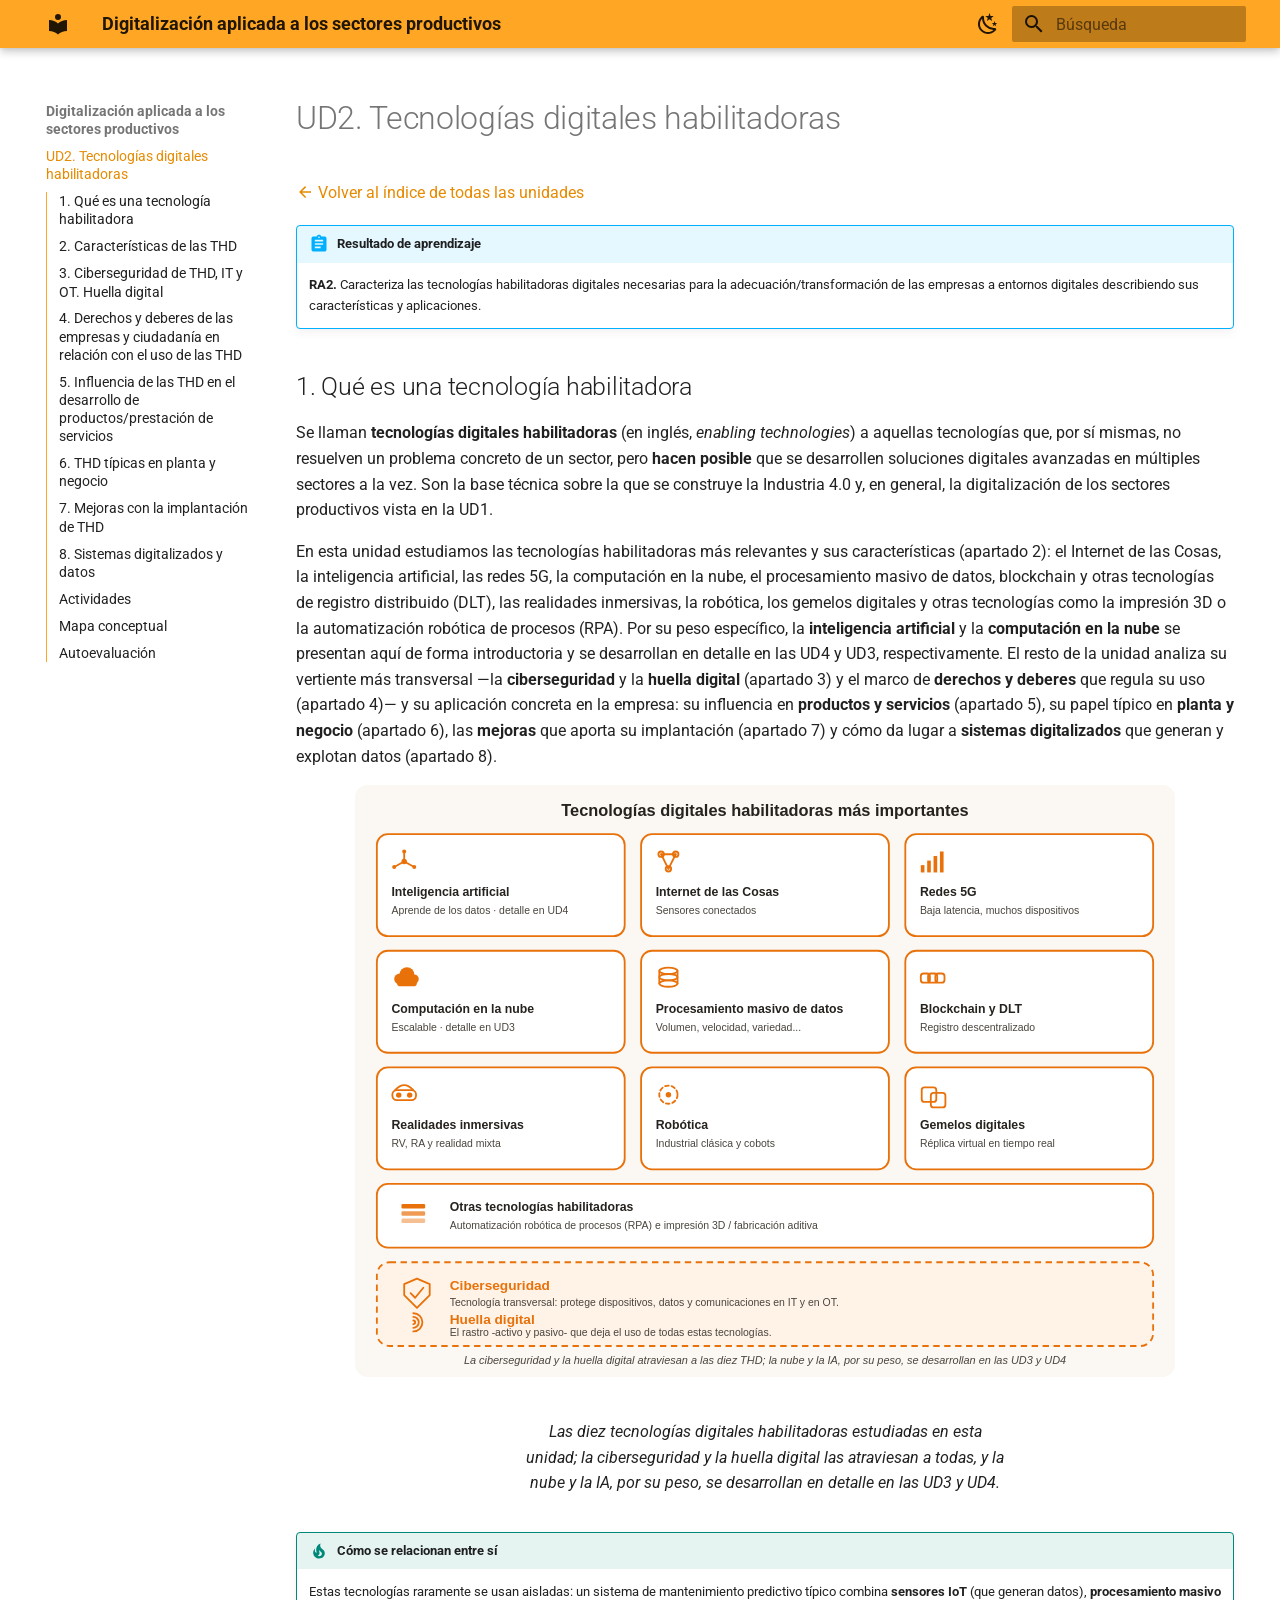
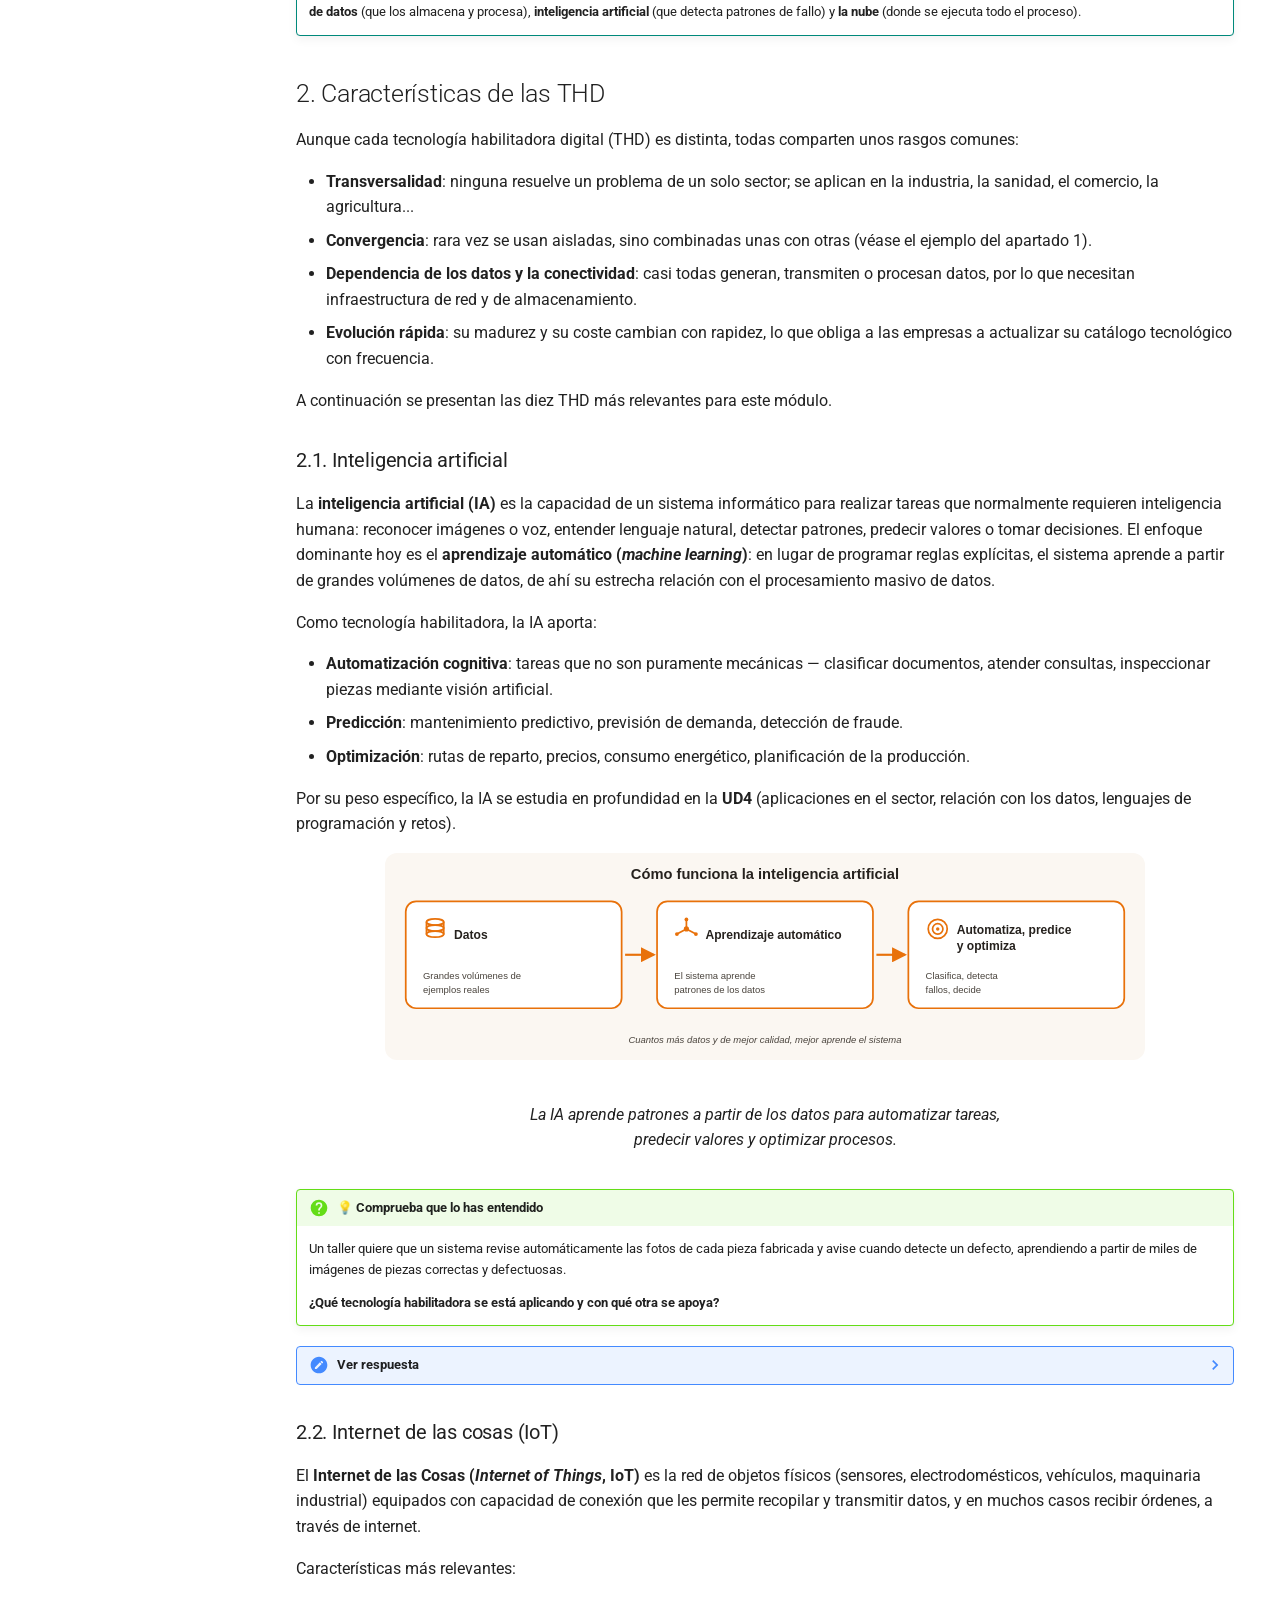
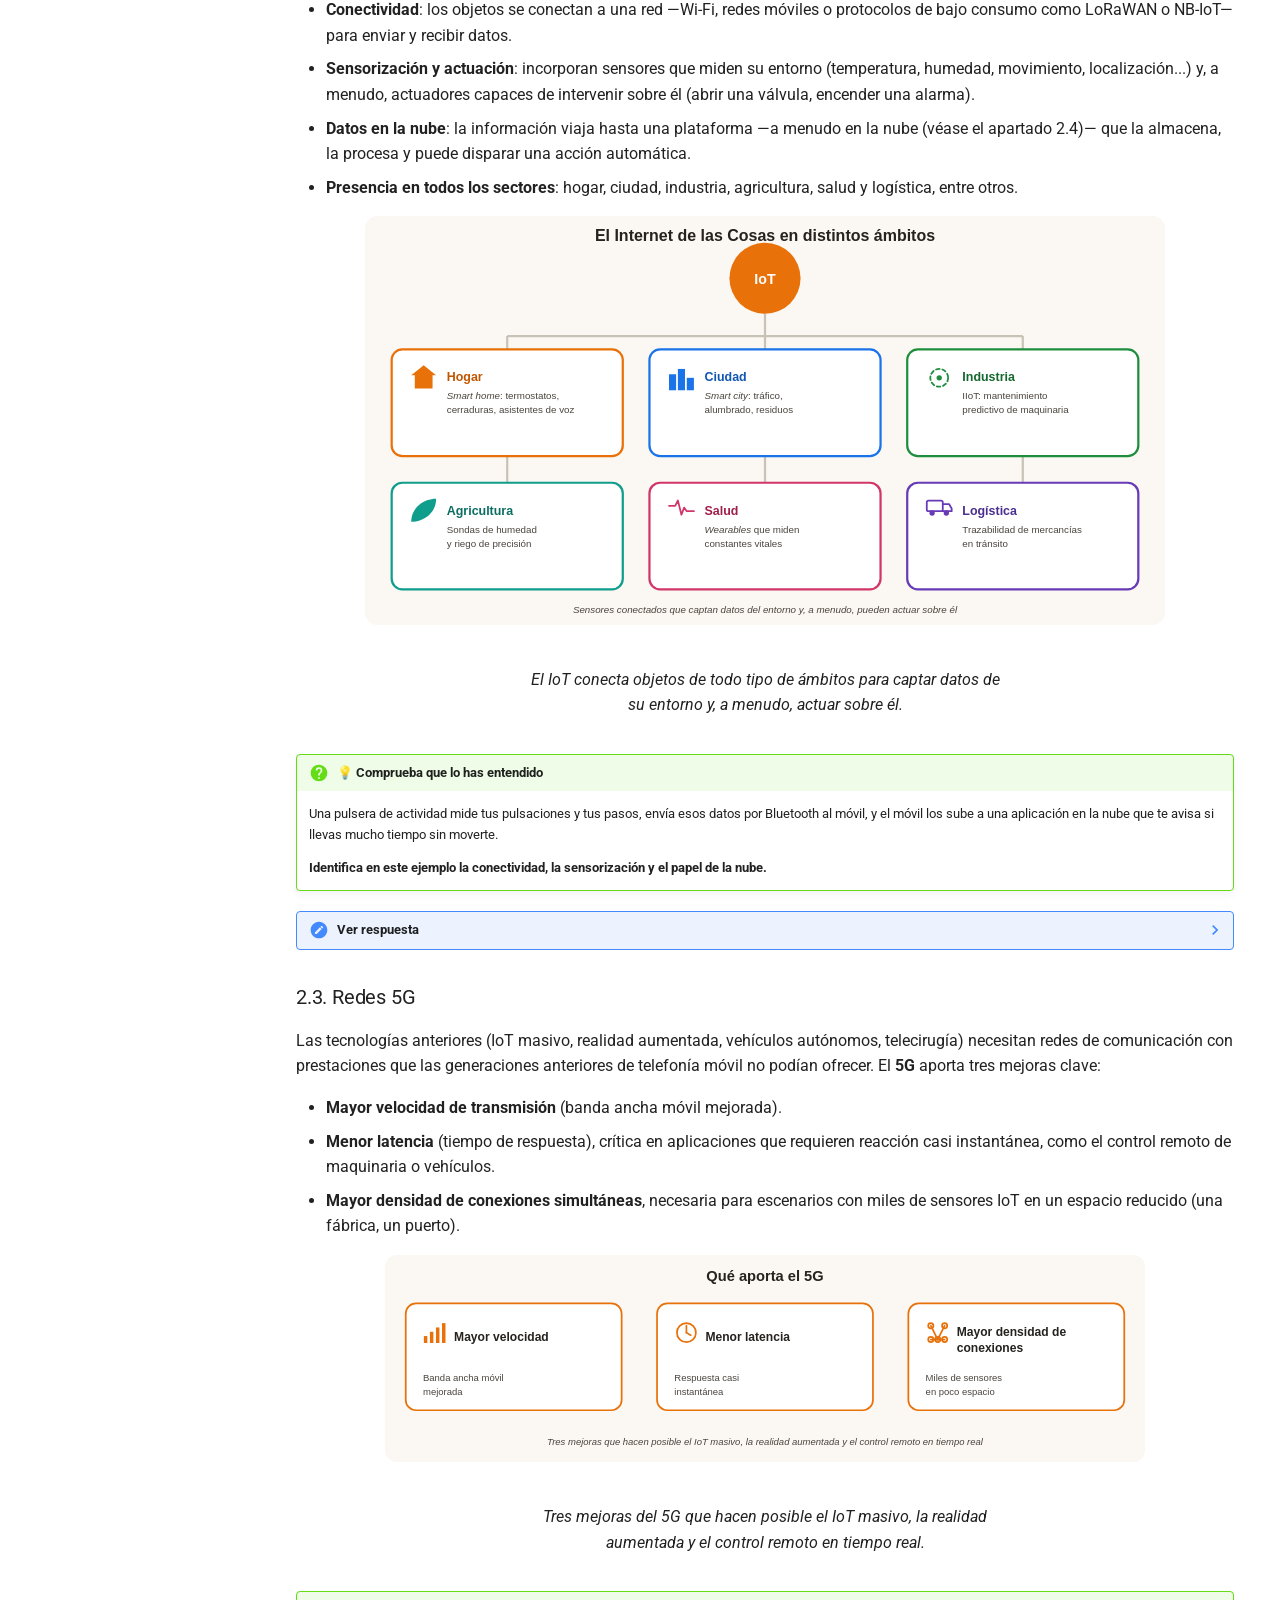
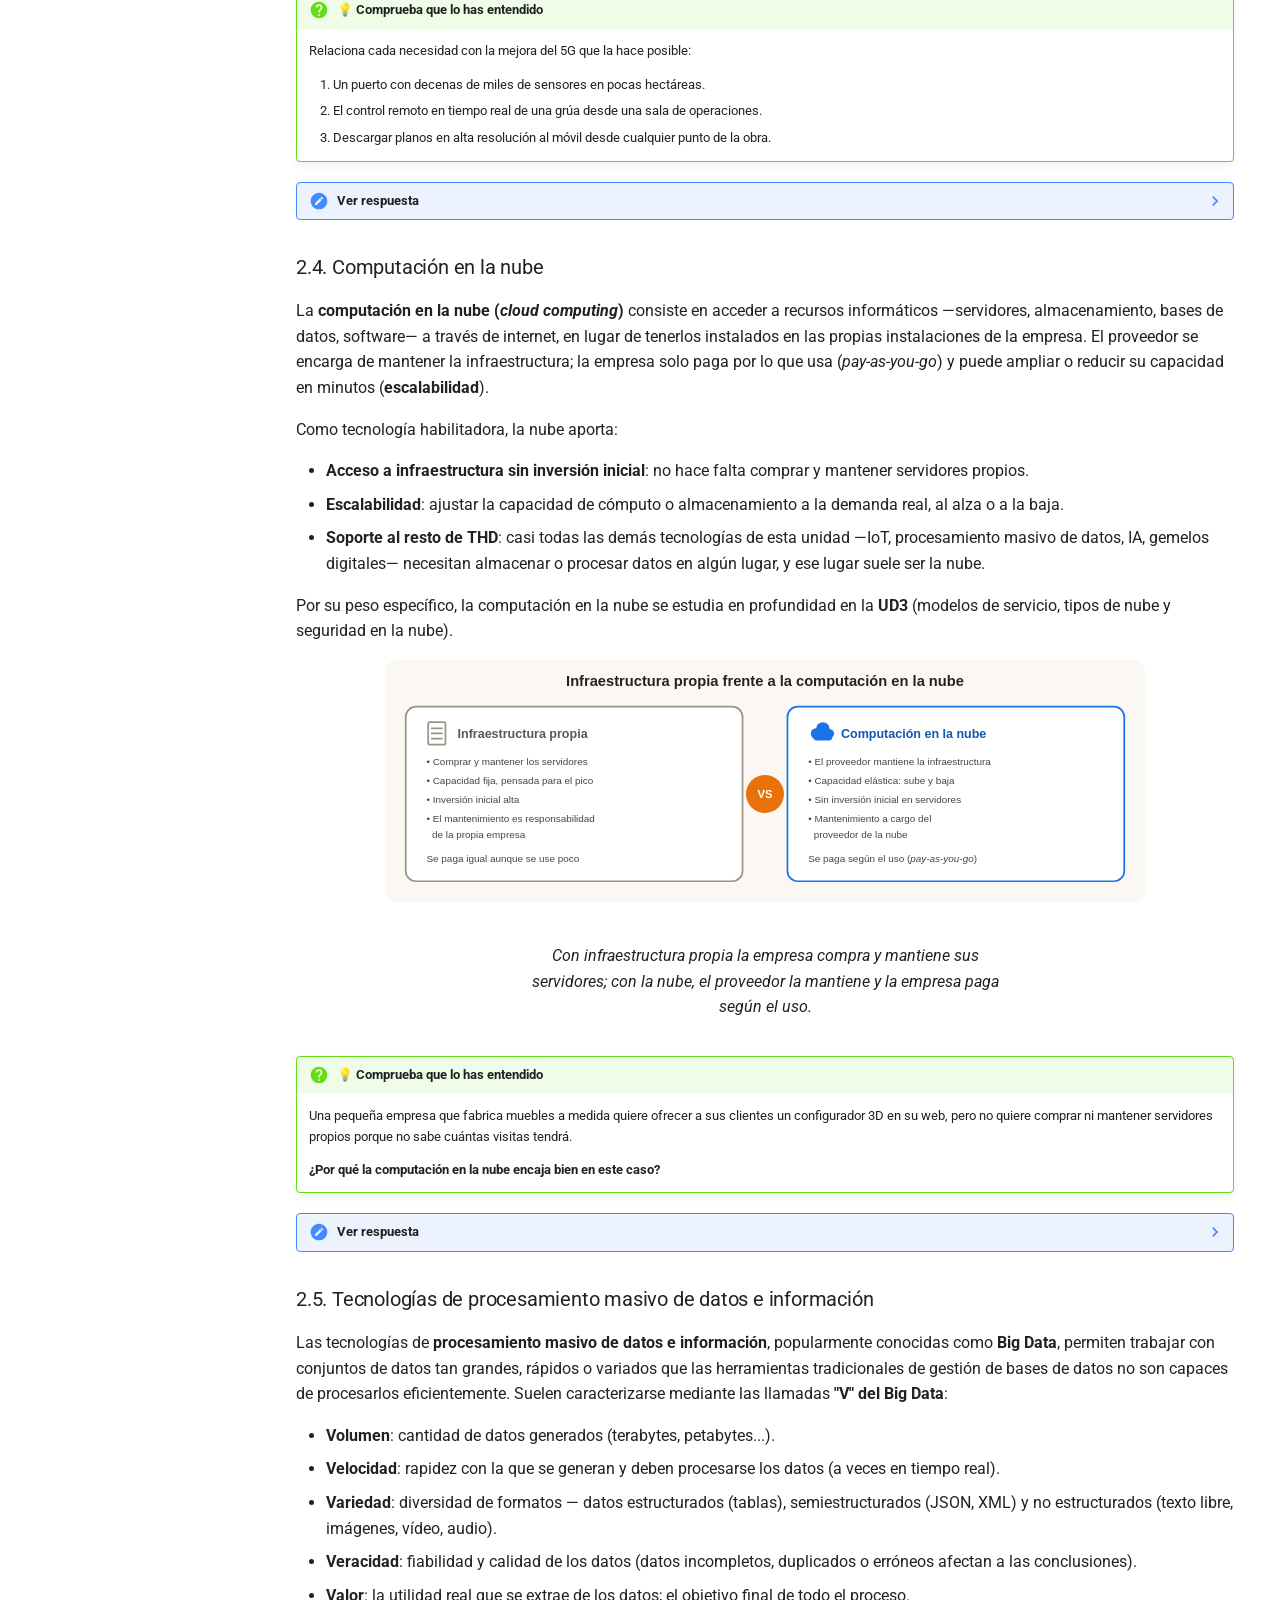
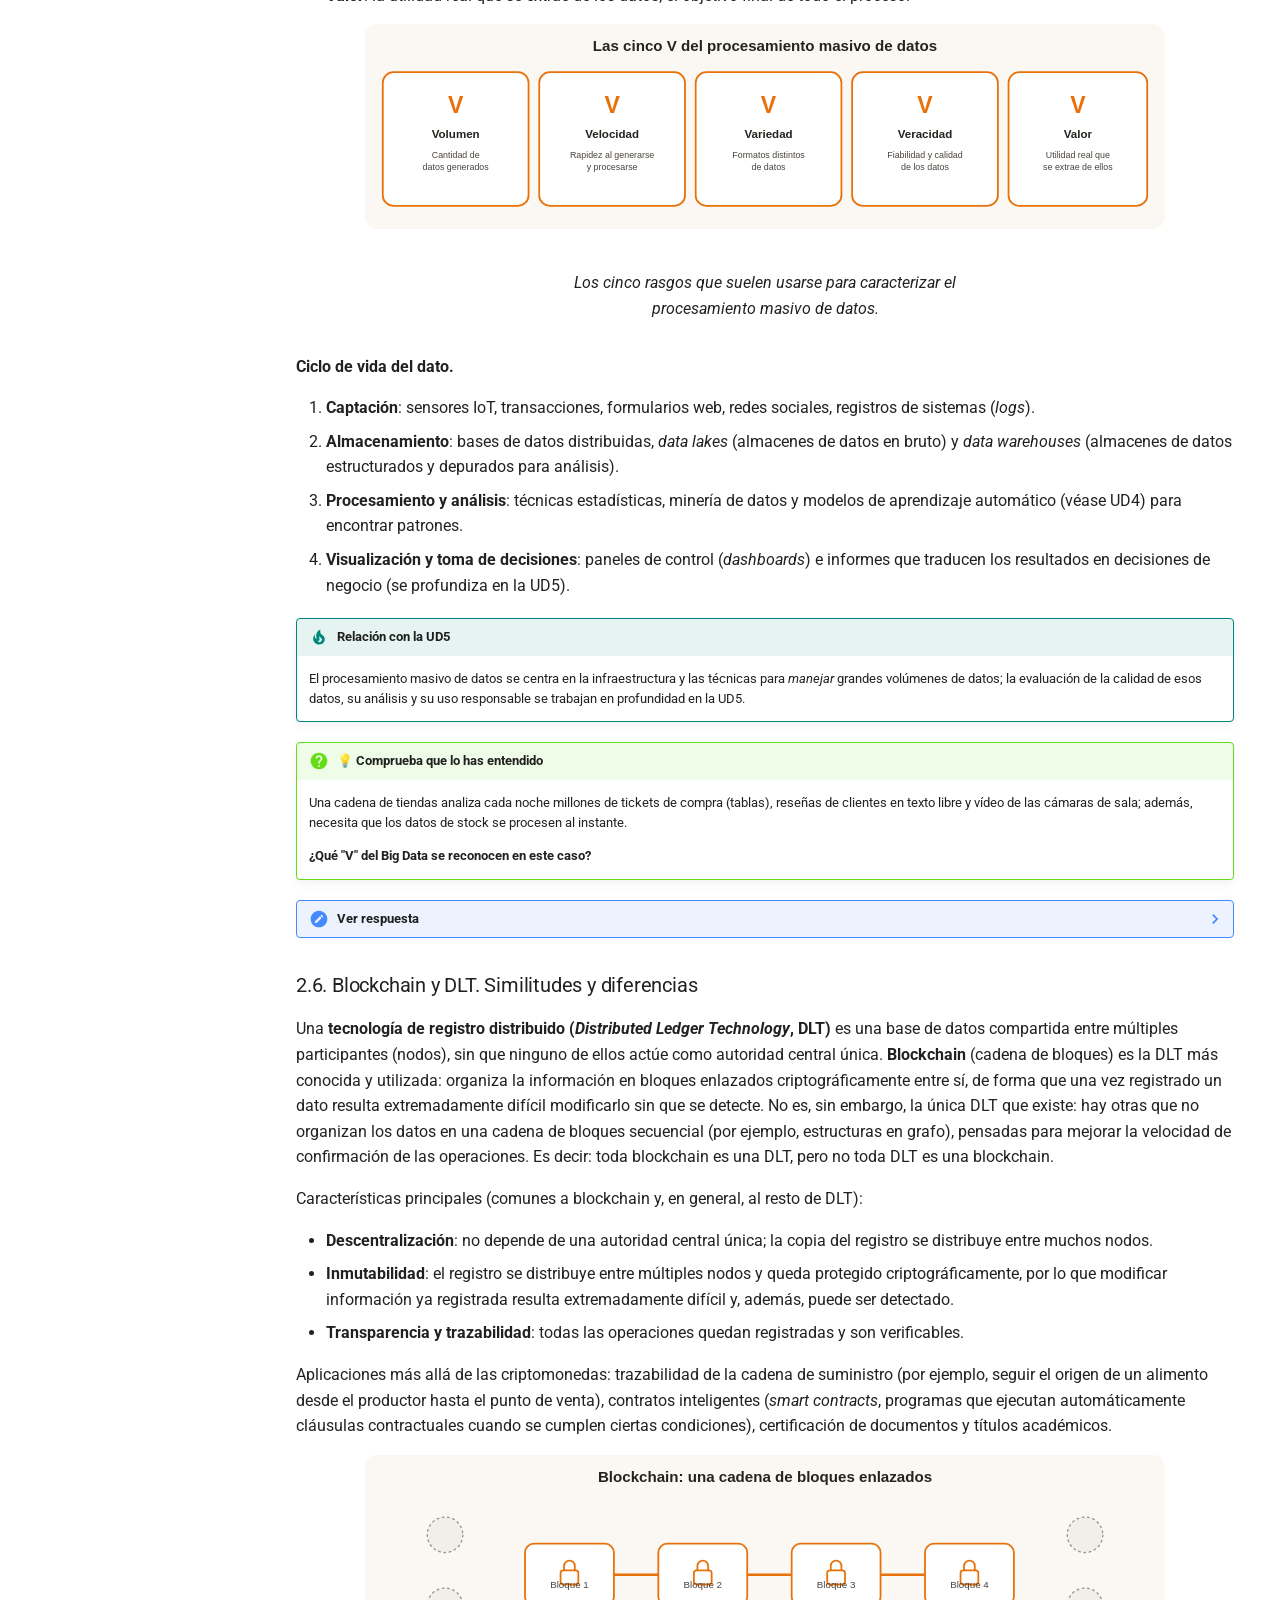
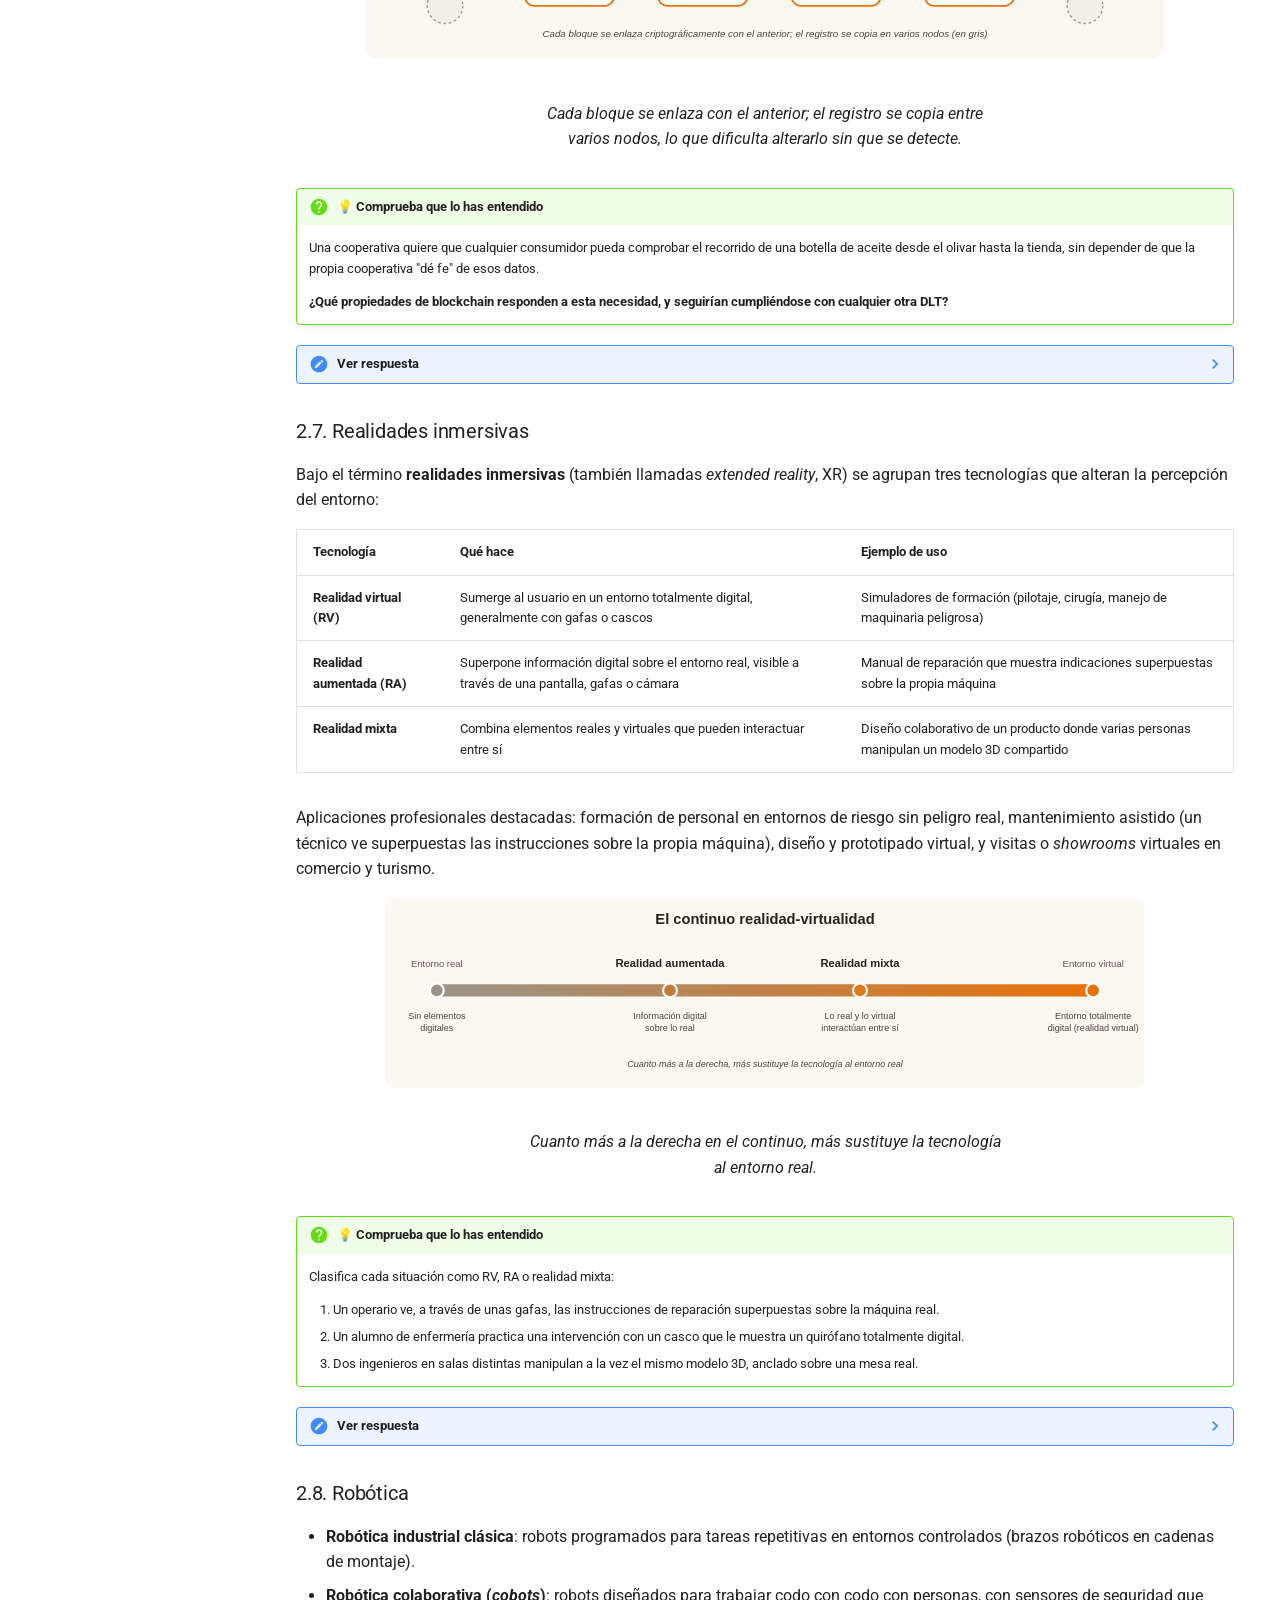
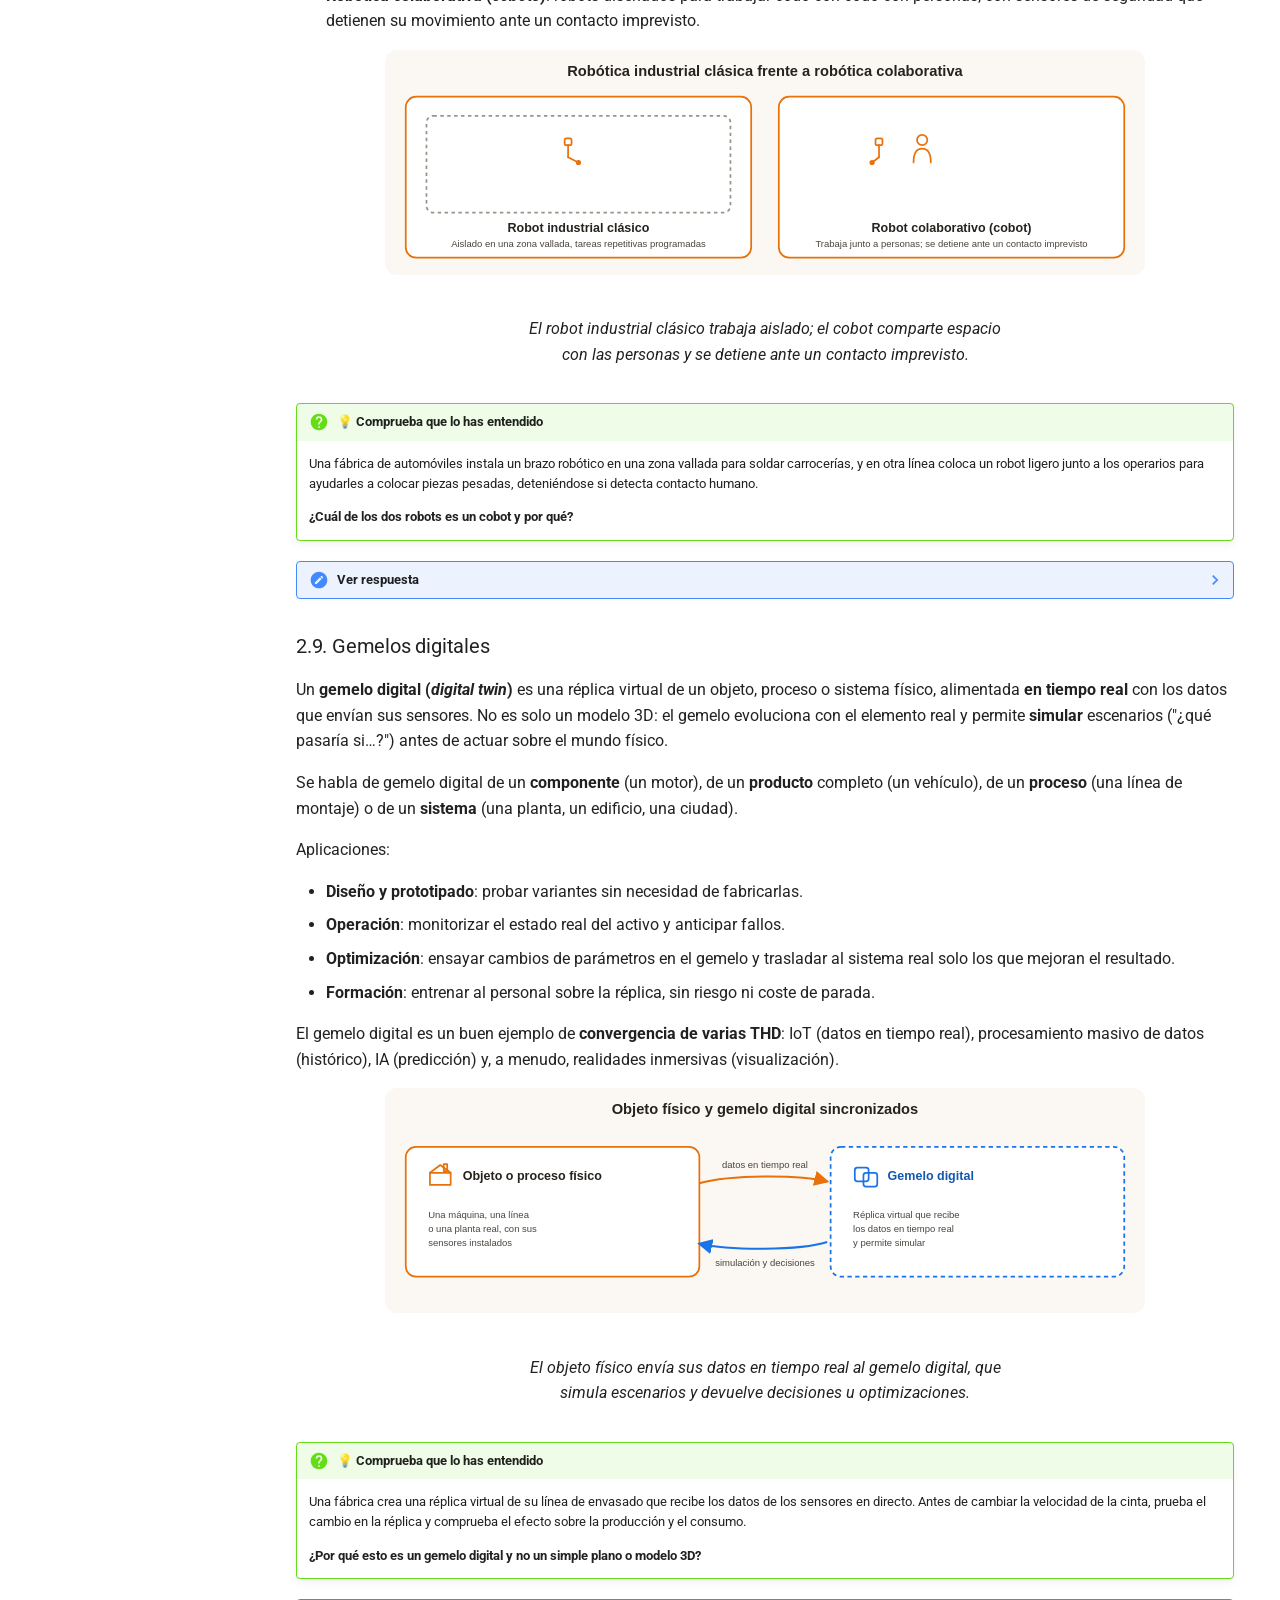
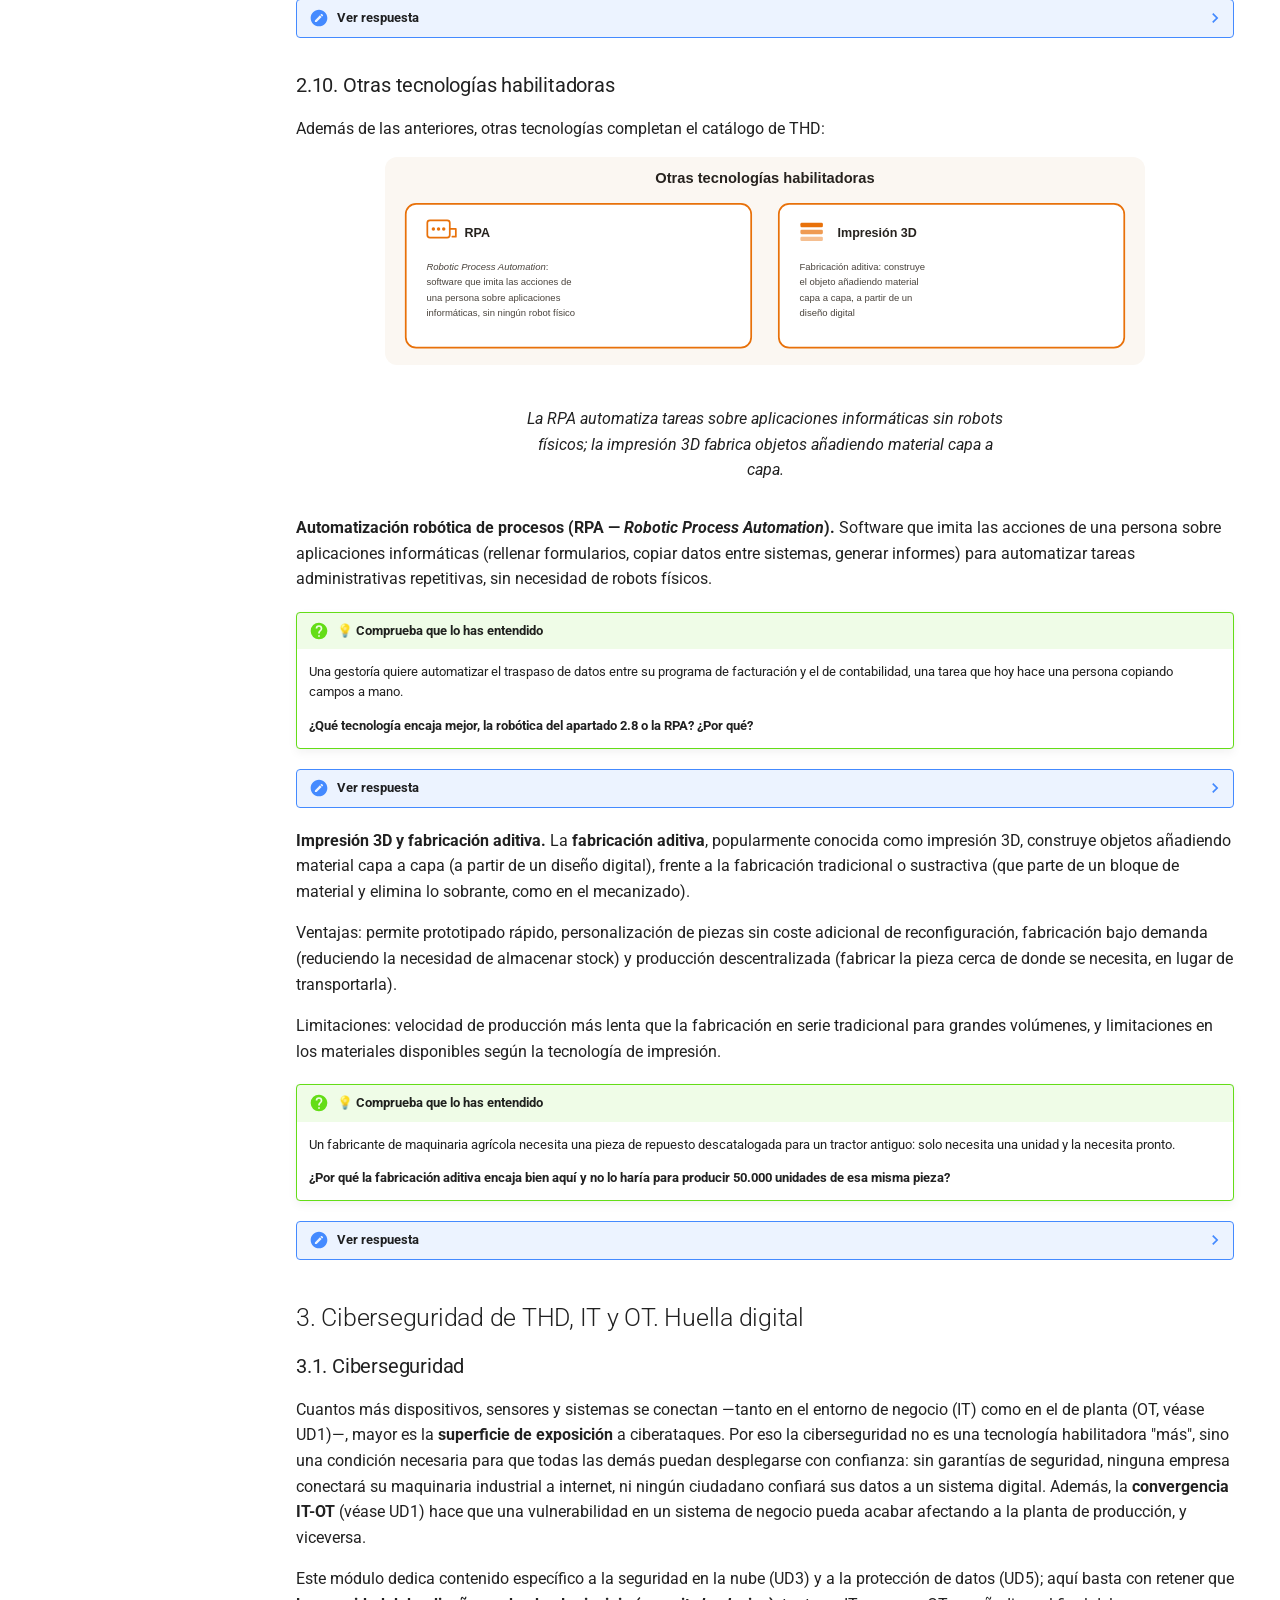
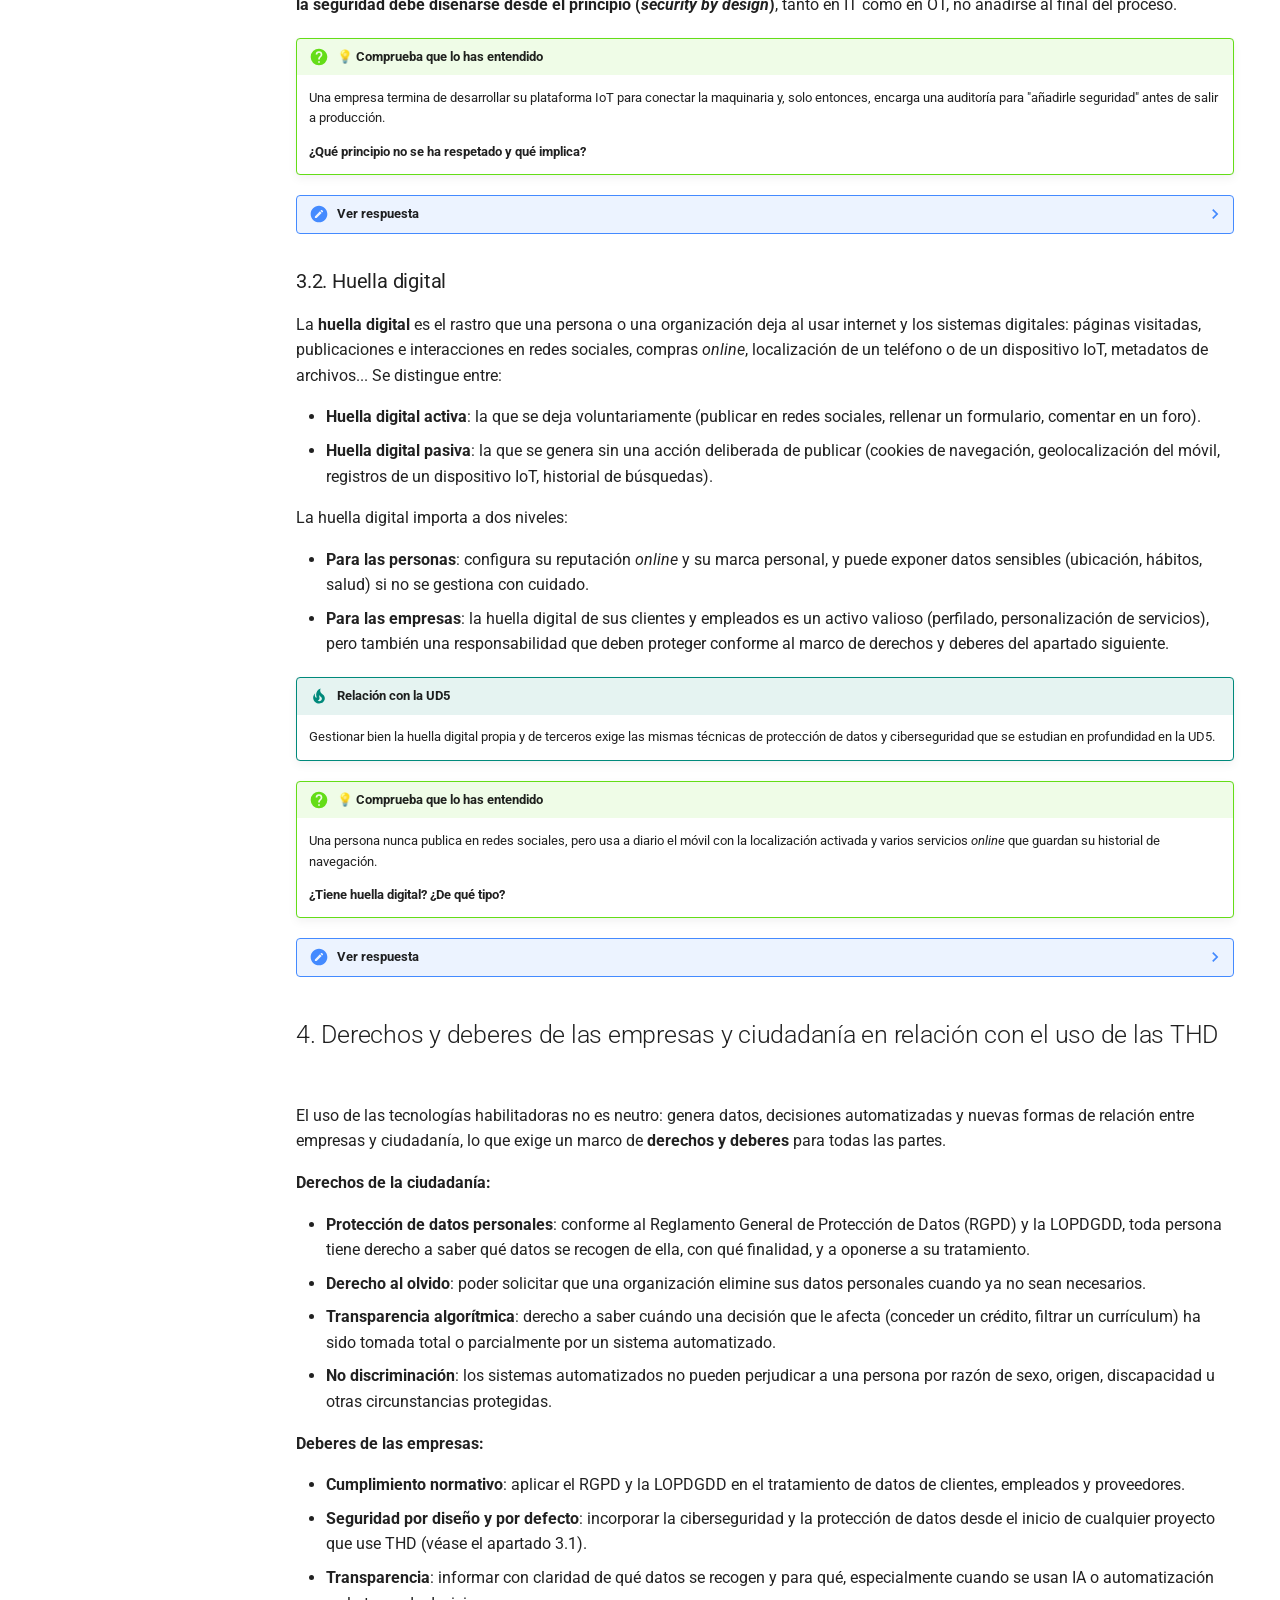
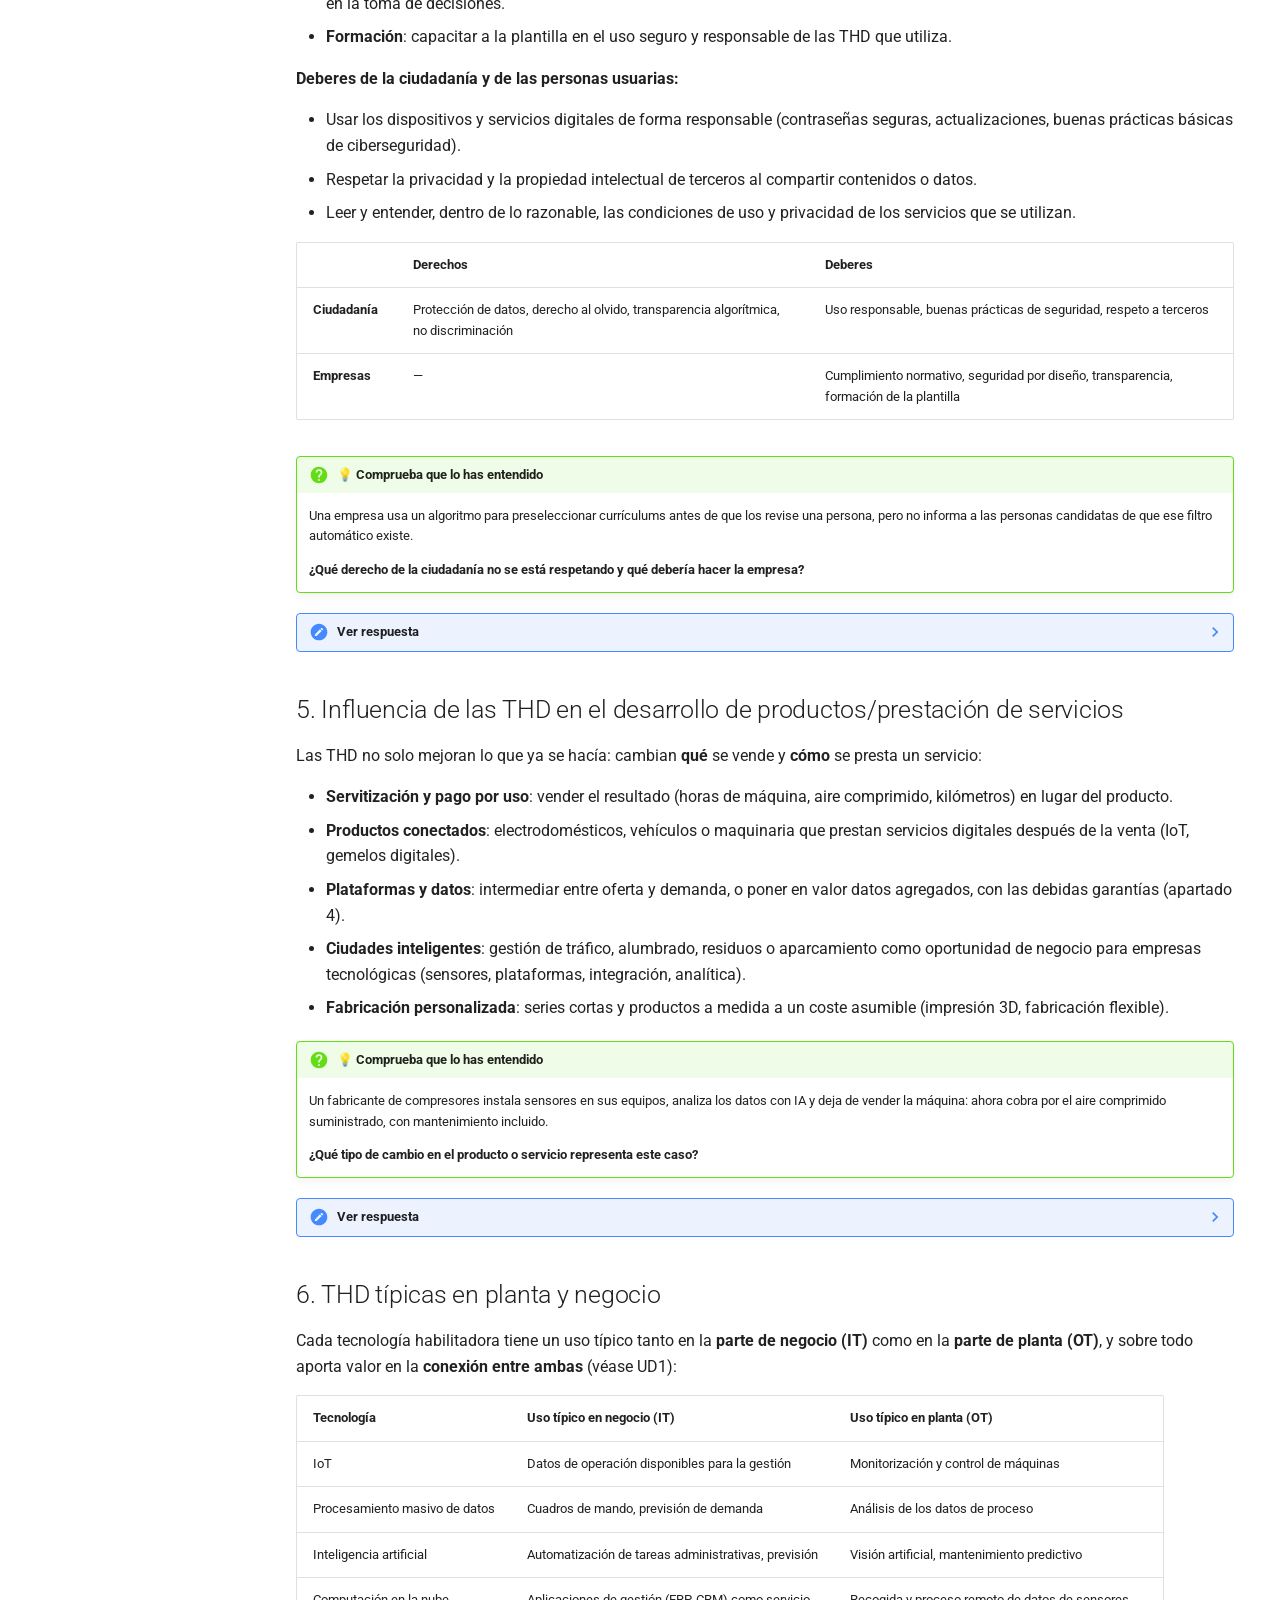
<file: ud2/index.html>
<!doctype html>
<html lang="es" class="no-js">
  <head>
    
      <meta charset="utf-8">
      <meta name="viewport" content="width=device-width,initial-scale=1">
      
        <meta name="description" content="Apuntes del módulo Digitalización aplicada a los sectores productivos — ciclos formativos de grado superior de la familia de Informática y Comunicaciones">
      
      
        <meta name="author" content="Angela B. Serrano">
      
      
        <link rel="canonical" href="https://angelabserrano.github.io/digitalizacion/ud2/">
      
      
        <link rel="prev" href="../ud1/">
      
      
        <link rel="next" href="../ud3/">
      
      
        
      
      
      <link rel="icon" href="../assets/images/favicon.png">
      <meta name="generator" content="mkdocs-1.6.1, mkdocs-material-9.7.7">
    
    
      
        <title>UD2. Tecnologías digitales habilitadoras - Digitalización aplicada a los sectores productivos</title>
      
    
    
      <link rel="stylesheet" href="../assets/stylesheets/main.ec1eaa64.min.css">
      
        
        <link rel="stylesheet" href="../assets/stylesheets/palette.ab4e12ef.min.css">
      
      


    
    
      
    
    
      
        
        
        <link rel="preconnect" href="https://fonts.gstatic.com" crossorigin>
        <link rel="stylesheet" href="https://fonts.googleapis.com/css?family=Roboto:300,300i,400,400i,700,700i%7CRoboto+Mono:400,400i,700,700i&display=fallback">
        <style>:root{--md-text-font:"Roboto";--md-code-font:"Roboto Mono"}</style>
      
    
    
      <link rel="stylesheet" href="../stylesheets/extra.css">
    
    <script>__md_scope=new URL("..",location),__md_hash=e=>[...e].reduce(((e,_)=>(e<<5)-e+_.charCodeAt(0)),0),__md_get=(e,_=localStorage,t=__md_scope)=>JSON.parse(_.getItem(t.pathname+"."+e)),__md_set=(e,_,t=localStorage,a=__md_scope)=>{try{t.setItem(a.pathname+"."+e,JSON.stringify(_))}catch(e){}}</script>
    
      

    
    
  </head>
  
  
    
    
      
    
    
    
    
    <body dir="ltr" data-md-color-scheme="default" data-md-color-primary="orange" data-md-color-accent="deep-orange">
  
    
    <input class="md-toggle" data-md-toggle="drawer" type="checkbox" id="__drawer" autocomplete="off">
    <input class="md-toggle" data-md-toggle="search" type="checkbox" id="__search" autocomplete="off">
    <label class="md-overlay" for="__drawer"></label>
    <div data-md-component="skip">
      
        
        <a href="#ud2-tecnologias-digitales-habilitadoras" class="md-skip">
          Saltar a contenido
        </a>
      
    </div>
    <div data-md-component="announce">
      
    </div>
    
    
      

  

<header class="md-header md-header--shadow" data-md-component="header">
  <nav class="md-header__inner md-grid" aria-label="Cabecera">
    <a href=".." title="Digitalización aplicada a los sectores productivos" class="md-header__button md-logo" aria-label="Digitalización aplicada a los sectores productivos" data-md-component="logo">
      
  
  <svg xmlns="http://www.w3.org/2000/svg" viewBox="0 0 24 24"><path d="M12 8a3 3 0 0 0 3-3 3 3 0 0 0-3-3 3 3 0 0 0-3 3 3 3 0 0 0 3 3m0 3.54C9.64 9.35 6.5 8 3 8v11c3.5 0 6.64 1.35 9 3.54 2.36-2.19 5.5-3.54 9-3.54V8c-3.5 0-6.64 1.35-9 3.54"/></svg>

    </a>
    <label class="md-header__button md-icon" for="__drawer">
      
      <svg xmlns="http://www.w3.org/2000/svg" viewBox="0 0 24 24"><path d="M3 6h18v2H3zm0 5h18v2H3zm0 5h18v2H3z"/></svg>
    </label>
    <div class="md-header__title" data-md-component="header-title">
      <div class="md-header__ellipsis">
        <div class="md-header__topic">
          <span class="md-ellipsis">
            Digitalización aplicada a los sectores productivos
          </span>
        </div>
        <div class="md-header__topic" data-md-component="header-topic">
          <span class="md-ellipsis">
            
              UD2. Tecnologías digitales habilitadoras
            
          </span>
        </div>
      </div>
    </div>
    
      
        <form class="md-header__option" data-md-component="palette">
  
    
    
    
    <input class="md-option" data-md-color-media="" data-md-color-scheme="default" data-md-color-primary="orange" data-md-color-accent="deep-orange"  aria-label="Modo oscuro"  type="radio" name="__palette" id="__palette_0">
    
      <label class="md-header__button md-icon" title="Modo oscuro" for="__palette_1" hidden>
        <svg xmlns="http://www.w3.org/2000/svg" viewBox="0 0 24 24"><path d="m17.75 4.09-2.53 1.94.91 3.06-2.63-1.81-2.63 1.81.91-3.06-2.53-1.94L12.44 4l1.06-3 1.06 3zm3.5 6.91-1.64 1.25.59 1.98-1.7-1.17-1.7 1.17.59-1.98L15.75 11l2.06-.05L18.5 9l.69 1.95zm-2.28 4.95c.83-.08 1.72 1.1 1.19 1.85-.32.45-.66.87-1.08 1.27C15.17 23 8.84 23 4.94 19.07c-3.91-3.9-3.91-10.24 0-14.14.4-.4.82-.76 1.27-1.08.75-.53 1.93.36 1.85 1.19-.27 2.86.69 5.83 2.89 8.02a9.96 9.96 0 0 0 8.02 2.89m-1.64 2.02a12.08 12.08 0 0 1-7.8-3.47c-2.17-2.19-3.33-5-3.49-7.82-2.81 3.14-2.7 7.96.31 10.98 3.02 3.01 7.84 3.12 10.98.31"/></svg>
      </label>
    
  
    
    
    
    <input class="md-option" data-md-color-media="" data-md-color-scheme="slate" data-md-color-primary="orange" data-md-color-accent="deep-orange"  aria-label="Modo claro"  type="radio" name="__palette" id="__palette_1">
    
      <label class="md-header__button md-icon" title="Modo claro" for="__palette_0" hidden>
        <svg xmlns="http://www.w3.org/2000/svg" viewBox="0 0 24 24"><path d="M12 7a5 5 0 0 1 5 5 5 5 0 0 1-5 5 5 5 0 0 1-5-5 5 5 0 0 1 5-5m0 2a3 3 0 0 0-3 3 3 3 0 0 0 3 3 3 3 0 0 0 3-3 3 3 0 0 0-3-3m0-7 2.39 3.42C13.65 5.15 12.84 5 12 5s-1.65.15-2.39.42zM3.34 7l4.16-.35A7.2 7.2 0 0 0 5.94 8.5c-.44.74-.69 1.5-.83 2.29zm.02 10 1.76-3.77a7.131 7.131 0 0 0 2.38 4.14zM20.65 7l-1.77 3.79a7.02 7.02 0 0 0-2.38-4.15zm-.01 10-4.14.36c.59-.51 1.12-1.14 1.54-1.86.42-.73.69-1.5.83-2.29zM12 22l-2.41-3.44c.74.27 1.55.44 2.41.44.82 0 1.63-.17 2.37-.44z"/></svg>
      </label>
    
  
</form>
      
    
    
      <script>var palette=__md_get("__palette");if(palette&&palette.color){if("(prefers-color-scheme)"===palette.color.media){var media=matchMedia("(prefers-color-scheme: light)"),input=document.querySelector(media.matches?"[data-md-color-media='(prefers-color-scheme: light)']":"[data-md-color-media='(prefers-color-scheme: dark)']");palette.color.media=input.getAttribute("data-md-color-media"),palette.color.scheme=input.getAttribute("data-md-color-scheme"),palette.color.primary=input.getAttribute("data-md-color-primary"),palette.color.accent=input.getAttribute("data-md-color-accent")}for(var[key,value]of Object.entries(palette.color))document.body.setAttribute("data-md-color-"+key,value)}</script>
    
    
    
      
      
        <label class="md-header__button md-icon" for="__search">
          
          <svg xmlns="http://www.w3.org/2000/svg" viewBox="0 0 24 24"><path d="M9.5 3A6.5 6.5 0 0 1 16 9.5c0 1.61-.59 3.09-1.56 4.23l.27.27h.79l5 5-1.5 1.5-5-5v-.79l-.27-.27A6.52 6.52 0 0 1 9.5 16 6.5 6.5 0 0 1 3 9.5 6.5 6.5 0 0 1 9.5 3m0 2C7 5 5 7 5 9.5S7 14 9.5 14 14 12 14 9.5 12 5 9.5 5"/></svg>
        </label>
        <div class="md-search" data-md-component="search" role="dialog">
  <label class="md-search__overlay" for="__search"></label>
  <div class="md-search__inner" role="search">
    <form class="md-search__form" name="search">
      <input type="text" class="md-search__input" name="query" aria-label="Búsqueda" placeholder="Búsqueda" autocapitalize="off" autocorrect="off" autocomplete="off" spellcheck="false" data-md-component="search-query" required>
      <label class="md-search__icon md-icon" for="__search">
        
        <svg xmlns="http://www.w3.org/2000/svg" viewBox="0 0 24 24"><path d="M9.5 3A6.5 6.5 0 0 1 16 9.5c0 1.61-.59 3.09-1.56 4.23l.27.27h.79l5 5-1.5 1.5-5-5v-.79l-.27-.27A6.52 6.52 0 0 1 9.5 16 6.5 6.5 0 0 1 3 9.5 6.5 6.5 0 0 1 9.5 3m0 2C7 5 5 7 5 9.5S7 14 9.5 14 14 12 14 9.5 12 5 9.5 5"/></svg>
        
        <svg xmlns="http://www.w3.org/2000/svg" viewBox="0 0 24 24"><path d="M20 11v2H8l5.5 5.5-1.42 1.42L4.16 12l7.92-7.92L13.5 5.5 8 11z"/></svg>
      </label>
      <nav class="md-search__options" aria-label="Buscar">
        
        <button type="reset" class="md-search__icon md-icon" title="Limpiar" aria-label="Limpiar" tabindex="-1">
          
          <svg xmlns="http://www.w3.org/2000/svg" viewBox="0 0 24 24"><path d="M19 6.41 17.59 5 12 10.59 6.41 5 5 6.41 10.59 12 5 17.59 6.41 19 12 13.41 17.59 19 19 17.59 13.41 12z"/></svg>
        </button>
      </nav>
      
        <div class="md-search__suggest" data-md-component="search-suggest"></div>
      
    </form>
    <div class="md-search__output">
      <div class="md-search__scrollwrap" tabindex="0" data-md-scrollfix>
        <div class="md-search-result" data-md-component="search-result">
          <div class="md-search-result__meta">
            Inicializando búsqueda
          </div>
          <ol class="md-search-result__list" role="presentation"></ol>
        </div>
      </div>
    </div>
  </div>
</div>
      
    
    
  </nav>
  
</header>
    
    <div class="md-container" data-md-component="container">
      
      
        
          
        
      
      <main class="md-main" data-md-component="main">
        <div class="md-main__inner md-grid">
          
            
              
              <div class="md-sidebar md-sidebar--primary" data-md-component="sidebar" data-md-type="navigation" >
                <div class="md-sidebar__scrollwrap">
                  <div class="md-sidebar__inner">
                    



  

<nav class="md-nav md-nav--primary md-nav--integrated" aria-label="Navegación" data-md-level="0">
  <label class="md-nav__title" for="__drawer">
    <a href=".." title="Digitalización aplicada a los sectores productivos" class="md-nav__button md-logo" aria-label="Digitalización aplicada a los sectores productivos" data-md-component="logo">
      
  
  <svg xmlns="http://www.w3.org/2000/svg" viewBox="0 0 24 24"><path d="M12 8a3 3 0 0 0 3-3 3 3 0 0 0-3-3 3 3 0 0 0-3 3 3 3 0 0 0 3 3m0 3.54C9.64 9.35 6.5 8 3 8v11c3.5 0 6.64 1.35 9 3.54 2.36-2.19 5.5-3.54 9-3.54V8c-3.5 0-6.64 1.35-9 3.54"/></svg>

    </a>
    Digitalización aplicada a los sectores productivos
  </label>
  
  <ul class="md-nav__list" data-md-scrollfix>
    
      
      
  
  
  
  
    <li class="md-nav__item">
      <a href=".." class="md-nav__link">
        
  
  
  <span class="md-ellipsis">
    
  
    Inicio
  

    
  </span>
  
  

      </a>
    </li>
  

    
      
      
  
  
  
  
    <li class="md-nav__item">
      <a href="../ud1/" class="md-nav__link">
        
  
  
  <span class="md-ellipsis">
    
  
    UD1. Digitalización de los sectores productivos
  

    
  </span>
  
  

      </a>
    </li>
  

    
      
      
  
  
    
  
  
  
    <li class="md-nav__item md-nav__item--active">
      
      <input class="md-nav__toggle md-toggle" type="checkbox" id="__toc">
      
      
        
      
      
        <label class="md-nav__link md-nav__link--active" for="__toc">
          
  
  
  <span class="md-ellipsis">
    
  
    UD2. Tecnologías digitales habilitadoras
  

    
  </span>
  
  

          <span class="md-nav__icon md-icon"></span>
        </label>
      
      <a href="./" class="md-nav__link md-nav__link--active">
        
  
  
  <span class="md-ellipsis">
    
  
    UD2. Tecnologías digitales habilitadoras
  

    
  </span>
  
  

      </a>
      
        

<nav class="md-nav md-nav--secondary" aria-label="Tabla de contenidos">
  
  
  
    
  
  
    <label class="md-nav__title" for="__toc">
      <span class="md-nav__icon md-icon"></span>
      Tabla de contenidos
    </label>
    <ul class="md-nav__list" data-md-component="toc" data-md-scrollfix>
      
        <li class="md-nav__item">
  <a href="#1-que-es-una-tecnologia-habilitadora" class="md-nav__link">
    <span class="md-ellipsis">
      
        1. Qué es una tecnología habilitadora
      
    </span>
  </a>
  
</li>
      
        <li class="md-nav__item">
  <a href="#2-caracteristicas-de-las-thd" class="md-nav__link">
    <span class="md-ellipsis">
      
        2. Características de las THD
      
    </span>
  </a>
  
</li>
      
        <li class="md-nav__item">
  <a href="#3-ciberseguridad-de-thd-it-y-ot-huella-digital" class="md-nav__link">
    <span class="md-ellipsis">
      
        3. Ciberseguridad de THD, IT y OT. Huella digital
      
    </span>
  </a>
  
</li>
      
        <li class="md-nav__item">
  <a href="#4-derechos-y-deberes-de-las-empresas-y-ciudadania-en-relacion-con-el-uso-de-las-thd" class="md-nav__link">
    <span class="md-ellipsis">
      
        4. Derechos y deberes de las empresas y ciudadanía en relación con el uso de las THD
      
    </span>
  </a>
  
</li>
      
        <li class="md-nav__item">
  <a href="#5-influencia-de-las-thd-en-el-desarrollo-de-productosprestacion-de-servicios" class="md-nav__link">
    <span class="md-ellipsis">
      
        5. Influencia de las THD en el desarrollo de productos/prestación de servicios
      
    </span>
  </a>
  
</li>
      
        <li class="md-nav__item">
  <a href="#6-thd-tipicas-en-planta-y-negocio" class="md-nav__link">
    <span class="md-ellipsis">
      
        6. THD típicas en planta y negocio
      
    </span>
  </a>
  
</li>
      
        <li class="md-nav__item">
  <a href="#7-mejoras-con-la-implantacion-de-thd" class="md-nav__link">
    <span class="md-ellipsis">
      
        7. Mejoras con la implantación de THD
      
    </span>
  </a>
  
</li>
      
        <li class="md-nav__item">
  <a href="#8-sistemas-digitalizados-y-datos" class="md-nav__link">
    <span class="md-ellipsis">
      
        8. Sistemas digitalizados y datos
      
    </span>
  </a>
  
</li>
      
        <li class="md-nav__item">
  <a href="#actividades" class="md-nav__link">
    <span class="md-ellipsis">
      
        Actividades
      
    </span>
  </a>
  
</li>
      
        <li class="md-nav__item">
  <a href="#mapa-conceptual" class="md-nav__link">
    <span class="md-ellipsis">
      
        Mapa conceptual
      
    </span>
  </a>
  
</li>
      
        <li class="md-nav__item">
  <a href="#autoevaluacion" class="md-nav__link">
    <span class="md-ellipsis">
      
        Autoevaluación
      
    </span>
  </a>
  
</li>
      
    </ul>
  
</nav>
      
    </li>
  

    
      
      
  
  
  
  
    <li class="md-nav__item">
      <a href="../ud3/" class="md-nav__link">
        
  
  
  <span class="md-ellipsis">
    
  
    UD3. La nube
  

    
  </span>
  
  

      </a>
    </li>
  

    
      
      
  
  
  
  
    <li class="md-nav__item">
      <a href="../ud4/" class="md-nav__link">
        
  
  
  <span class="md-ellipsis">
    
  
    UD4. Aplicación de la inteligencia artificial
  

    
  </span>
  
  

      </a>
    </li>
  

    
      
      
  
  
  
  
    <li class="md-nav__item">
      <a href="../ud5/" class="md-nav__link">
        
  
  
  <span class="md-ellipsis">
    
  
    UD5. Análisis de datos y ciberseguridad
  

    
  </span>
  
  

      </a>
    </li>
  

    
      
      
  
  
  
  
    <li class="md-nav__item">
      <a href="../ud6/" class="md-nav__link">
        
  
  
  <span class="md-ellipsis">
    
  
    UD6. Proyecto de transformación digital
  

    
  </span>
  
  

      </a>
    </li>
  

    
  </ul>
</nav>
                  </div>
                </div>
              </div>
            
            
          
          
            <div class="md-content" data-md-component="content">
              
              <article class="md-content__inner md-typeset">
                
                  



<h1 id="ud2-tecnologias-digitales-habilitadoras">UD2. Tecnologías digitales habilitadoras<a class="headerlink" href="#ud2-tecnologias-digitales-habilitadoras" title="Permanent link">&para;</a></h1>
<p><a href="../"><span class="twemoji"><svg xmlns="http://www.w3.org/2000/svg" viewBox="0 0 24 24"><path d="M20 11v2H8l5.5 5.5-1.42 1.42L4.16 12l7.92-7.92L13.5 5.5 8 11z"/></svg></span> Volver al índice de todas las unidades</a></p>
<div class="admonition abstract">
<p class="admonition-title">Resultado de aprendizaje</p>
<p><strong>RA2.</strong> Caracteriza las tecnologías habilitadoras digitales necesarias para la adecuación/transformación de las empresas a entornos digitales describiendo sus características y aplicaciones.</p>
</div>
<h2 id="1-que-es-una-tecnologia-habilitadora">1. Qué es una tecnología habilitadora<a class="headerlink" href="#1-que-es-una-tecnologia-habilitadora" title="Permanent link">&para;</a></h2>
<p>Se llaman <strong>tecnologías digitales habilitadoras</strong> (en inglés, <em>enabling technologies</em>) a aquellas tecnologías que, por sí mismas, no resuelven un problema concreto de un sector, pero <strong>hacen posible</strong> que se desarrollen soluciones digitales avanzadas en múltiples sectores a la vez. Son la base técnica sobre la que se construye la Industria 4.0 y, en general, la digitalización de los sectores productivos vista en la UD1.</p>
<p>En esta unidad estudiamos las tecnologías habilitadoras más relevantes y sus características (apartado 2): el Internet de las Cosas, la inteligencia artificial, las redes 5G, la computación en la nube, el procesamiento masivo de datos, blockchain y otras tecnologías de registro distribuido (DLT), las realidades inmersivas, la robótica, los gemelos digitales y otras tecnologías como la impresión 3D o la automatización robótica de procesos (RPA). Por su peso específico, la <strong>inteligencia artificial</strong> y la <strong>computación en la nube</strong> se presentan aquí de forma introductoria y se desarrollan en detalle en las UD4 y UD3, respectivamente. El resto de la unidad analiza su vertiente más transversal —la <strong>ciberseguridad</strong> y la <strong>huella digital</strong> (apartado 3) y el marco de <strong>derechos y deberes</strong> que regula su uso (apartado 4)— y su aplicación concreta en la empresa: su influencia en <strong>productos y servicios</strong> (apartado 5), su papel típico en <strong>planta y negocio</strong> (apartado 6), las <strong>mejoras</strong> que aporta su implantación (apartado 7) y cómo da lugar a <strong>sistemas digitalizados</strong> que generan y explotan datos (apartado 8).</p>
<figure>
  <img alt="Diez tecnologías digitales habilitadoras -inteligencia artificial, IoT, 5G, computación en la nube, procesamiento masivo de datos, blockchain y DLT, realidades inmersivas, robótica, gemelos digitales y otras tecnologías-, con la ciberseguridad y la huella digital como aspectos transversales" src="../assets/img/ud2-tecnologias-habilitadoras.svg" width="820" />
<br />
<figcaption>Las diez tecnologías digitales habilitadoras estudiadas en esta unidad; la ciberseguridad y la huella digital las atraviesan a todas, y la nube y la IA, por su peso, se desarrollan en detalle en las UD3 y UD4.</figcaption>
</figure>
<div class="admonition tip">
<p class="admonition-title">Cómo se relacionan entre sí</p>
<p>Estas tecnologías raramente se usan aisladas: un sistema de mantenimiento predictivo típico combina <strong>sensores IoT</strong> (que generan datos), <strong>procesamiento masivo de datos</strong> (que los almacena y procesa), <strong>inteligencia artificial</strong> (que detecta patrones de fallo) y <strong>la nube</strong> (donde se ejecuta todo el proceso).</p>
</div>
<h2 id="2-caracteristicas-de-las-thd">2. Características de las THD<a class="headerlink" href="#2-caracteristicas-de-las-thd" title="Permanent link">&para;</a></h2>
<p>Aunque cada tecnología habilitadora digital (THD) es distinta, todas comparten unos rasgos comunes:</p>
<ul>
<li><strong>Transversalidad</strong>: ninguna resuelve un problema de un solo sector; se aplican en la industria, la sanidad, el comercio, la agricultura...</li>
<li><strong>Convergencia</strong>: rara vez se usan aisladas, sino combinadas unas con otras (véase el ejemplo del apartado 1).</li>
<li><strong>Dependencia de los datos y la conectividad</strong>: casi todas generan, transmiten o procesan datos, por lo que necesitan infraestructura de red y de almacenamiento.</li>
<li><strong>Evolución rápida</strong>: su madurez y su coste cambian con rapidez, lo que obliga a las empresas a actualizar su catálogo tecnológico con frecuencia.</li>
</ul>
<p>A continuación se presentan las diez THD más relevantes para este módulo.</p>
<h3 id="21-inteligencia-artificial">2.1. Inteligencia artificial<a class="headerlink" href="#21-inteligencia-artificial" title="Permanent link">&para;</a></h3>
<p>La <strong>inteligencia artificial (IA)</strong> es la capacidad de un sistema informático para realizar tareas que normalmente requieren inteligencia humana: reconocer imágenes o voz, entender lenguaje natural, detectar patrones, predecir valores o tomar decisiones. El enfoque dominante hoy es el <strong>aprendizaje automático (<em>machine learning</em>)</strong>: en lugar de programar reglas explícitas, el sistema aprende a partir de grandes volúmenes de datos, de ahí su estrecha relación con el procesamiento masivo de datos.</p>
<p>Como tecnología habilitadora, la IA aporta:</p>
<ul>
<li><strong>Automatización cognitiva</strong>: tareas que no son puramente mecánicas — clasificar documentos, atender consultas, inspeccionar piezas mediante visión artificial.</li>
<li><strong>Predicción</strong>: mantenimiento predictivo, previsión de demanda, detección de fraude.</li>
<li><strong>Optimización</strong>: rutas de reparto, precios, consumo energético, planificación de la producción.</li>
</ul>
<p>Por su peso específico, la IA se estudia en profundidad en la <strong>UD4</strong> (aplicaciones en el sector, relación con los datos, lenguajes de programación y retos).</p>
<figure>
  <img alt="Cómo funciona la inteligencia artificial: de los datos al aprendizaje automático y de ahí a la automatización, la predicción y la optimización" src="../assets/img/ud2-ia-flujo.svg" width="760" />
<br />
<figcaption>La IA aprende patrones a partir de los datos para automatizar tareas, predecir valores y optimizar procesos.</figcaption>
</figure>
<div class="admonition question">
<p class="admonition-title">💡 Comprueba que lo has entendido</p>
<p>Un taller quiere que un sistema revise automáticamente las fotos de cada pieza fabricada y avise cuando detecte un defecto, aprendiendo a partir de miles de imágenes de piezas correctas y defectuosas.</p>
<p><strong>¿Qué tecnología habilitadora se está aplicando y con qué otra se apoya?</strong></p>
</div>
<details class="note">
<summary>Ver respuesta</summary>
<p><strong>Inteligencia artificial</strong> (visión artificial mediante aprendizaje automático), que se apoya en el <strong>procesamiento masivo de datos</strong>: necesita un gran conjunto de imágenes etiquetadas para aprender a distinguir una pieza correcta de una defectuosa.</p>
</details>
<h3 id="22-internet-de-las-cosas-iot">2.2. Internet de las cosas (IoT)<a class="headerlink" href="#22-internet-de-las-cosas-iot" title="Permanent link">&para;</a></h3>
<p>El <strong>Internet de las Cosas (<em>Internet of Things</em>, IoT)</strong> es la red de objetos físicos (sensores, electrodomésticos, vehículos, maquinaria industrial) equipados con capacidad de conexión que les permite recopilar y transmitir datos, y en muchos casos recibir órdenes, a través de internet.</p>
<p>Características más relevantes:</p>
<ul>
<li><strong>Conectividad</strong>: los objetos se conectan a una red —Wi-Fi, redes móviles o protocolos de bajo consumo como LoRaWAN o NB-IoT— para enviar y recibir datos.</li>
<li><strong>Sensorización y actuación</strong>: incorporan sensores que miden su entorno (temperatura, humedad, movimiento, localización...) y, a menudo, actuadores capaces de intervenir sobre él (abrir una válvula, encender una alarma).</li>
<li><strong>Datos en la nube</strong>: la información viaja hasta una plataforma —a menudo en la nube (véase el apartado 2.4)— que la almacena, la procesa y puede disparar una acción automática.</li>
<li><strong>Presencia en todos los sectores</strong>: hogar, ciudad, industria, agricultura, salud y logística, entre otros.</li>
</ul>
<figure>
  <img alt="El Internet de las Cosas en distintos ámbitos: hogar, ciudad, industria, agricultura, salud y logística" src="../assets/img/ud2-iot-ambitos.svg" width="800" />
<br />
<figcaption>El IoT conecta objetos de todo tipo de ámbitos para captar datos de su entorno y, a menudo, actuar sobre él.</figcaption>
</figure>
<div class="admonition question">
<p class="admonition-title">💡 Comprueba que lo has entendido</p>
<p>Una pulsera de actividad mide tus pulsaciones y tus pasos, envía esos datos por Bluetooth al móvil, y el móvil los sube a una aplicación en la nube que te avisa si llevas mucho tiempo sin moverte.</p>
<p><strong>Identifica en este ejemplo la conectividad, la sensorización y el papel de la nube.</strong></p>
</div>
<details class="note">
<summary>Ver respuesta</summary>
<ul>
<li><strong>Sensorización</strong>: la pulsera mide pulsaciones y pasos.</li>
<li><strong>Conectividad</strong>: el Bluetooth hacia el móvil y, después, la conexión a internet.</li>
<li><strong>Nube</strong>: la aplicación que almacena los datos, los analiza y genera el aviso automático.</li>
</ul>
</details>
<h3 id="23-redes-5g">2.3. Redes 5G<a class="headerlink" href="#23-redes-5g" title="Permanent link">&para;</a></h3>
<p>Las tecnologías anteriores (IoT masivo, realidad aumentada, vehículos autónomos, telecirugía) necesitan redes de comunicación con prestaciones que las generaciones anteriores de telefonía móvil no podían ofrecer. El <strong>5G</strong> aporta tres mejoras clave:</p>
<ul>
<li><strong>Mayor velocidad de transmisión</strong> (banda ancha móvil mejorada).</li>
<li><strong>Menor latencia</strong> (tiempo de respuesta), crítica en aplicaciones que requieren reacción casi instantánea, como el control remoto de maquinaria o vehículos.</li>
<li><strong>Mayor densidad de conexiones simultáneas</strong>, necesaria para escenarios con miles de sensores IoT en un espacio reducido (una fábrica, un puerto).</li>
</ul>
<figure>
  <img alt="Qué aporta el 5G: mayor velocidad, menor latencia y mayor densidad de conexiones" src="../assets/img/ud2-5g-mejoras.svg" width="760" />
<br />
<figcaption>Tres mejoras del 5G que hacen posible el IoT masivo, la realidad aumentada y el control remoto en tiempo real.</figcaption>
</figure>
<div class="admonition question">
<p class="admonition-title">💡 Comprueba que lo has entendido</p>
<p>Relaciona cada necesidad con la mejora del 5G que la hace posible:</p>
<ol>
<li>Un puerto con decenas de miles de sensores en pocas hectáreas.</li>
<li>El control remoto en tiempo real de una grúa desde una sala de operaciones.</li>
<li>Descargar planos en alta resolución al móvil desde cualquier punto de la obra.</li>
</ol>
</div>
<details class="note">
<summary>Ver respuesta</summary>
<ol>
<li><strong>Mayor densidad de conexiones simultáneas.</strong></li>
<li><strong>Menor latencia</strong> (tiempo de respuesta casi instantáneo).</li>
<li><strong>Mayor velocidad de transmisión</strong> (banda ancha móvil mejorada).</li>
</ol>
</details>
<h3 id="24-computacion-en-la-nube">2.4. Computación en la nube<a class="headerlink" href="#24-computacion-en-la-nube" title="Permanent link">&para;</a></h3>
<p>La <strong>computación en la nube (<em>cloud computing</em>)</strong> consiste en acceder a recursos informáticos —servidores, almacenamiento, bases de datos, software— a través de internet, en lugar de tenerlos instalados en las propias instalaciones de la empresa. El proveedor se encarga de mantener la infraestructura; la empresa solo paga por lo que usa (<em>pay-as-you-go</em>) y puede ampliar o reducir su capacidad en minutos (<strong>escalabilidad</strong>).</p>
<p>Como tecnología habilitadora, la nube aporta:</p>
<ul>
<li><strong>Acceso a infraestructura sin inversión inicial</strong>: no hace falta comprar y mantener servidores propios.</li>
<li><strong>Escalabilidad</strong>: ajustar la capacidad de cómputo o almacenamiento a la demanda real, al alza o a la baja.</li>
<li><strong>Soporte al resto de THD</strong>: casi todas las demás tecnologías de esta unidad —IoT, procesamiento masivo de datos, IA, gemelos digitales— necesitan almacenar o procesar datos en algún lugar, y ese lugar suele ser la nube.</li>
</ul>
<p>Por su peso específico, la computación en la nube se estudia en profundidad en la <strong>UD3</strong> (modelos de servicio, tipos de nube y seguridad en la nube).</p>
<figure>
  <img alt="Infraestructura propia frente a la computación en la nube" src="../assets/img/ud2-nube-comparativa.svg" width="760" />
<br />
<figcaption>Con infraestructura propia la empresa compra y mantiene sus servidores; con la nube, el proveedor la mantiene y la empresa paga según el uso.</figcaption>
</figure>
<div class="admonition question">
<p class="admonition-title">💡 Comprueba que lo has entendido</p>
<p>Una pequeña empresa que fabrica muebles a medida quiere ofrecer a sus clientes un configurador 3D en su web, pero no quiere comprar ni mantener servidores propios porque no sabe cuántas visitas tendrá.</p>
<p><strong>¿Por qué la computación en la nube encaja bien en este caso?</strong></p>
</div>
<details class="note">
<summary>Ver respuesta</summary>
<p>Porque permite <strong>empezar sin inversión en infraestructura propia</strong> y <strong>escalar la capacidad según la demanda real</strong> (más visitas en campaña, menos el resto del año), pagando solo por lo que se usa. Si la empresa hubiera comprado servidores propios, tendría que dimensionarlos para el pico de visitas y pagarlos igual el resto del año.</p>
</details>
<h3 id="25-tecnologias-de-procesamiento-masivo-de-datos-e-informacion">2.5. Tecnologías de procesamiento masivo de datos e información<a class="headerlink" href="#25-tecnologias-de-procesamiento-masivo-de-datos-e-informacion" title="Permanent link">&para;</a></h3>
<p>Las tecnologías de <strong>procesamiento masivo de datos e información</strong>, popularmente conocidas como <strong>Big Data</strong>, permiten trabajar con conjuntos de datos tan grandes, rápidos o variados que las herramientas tradicionales de gestión de bases de datos no son capaces de procesarlos eficientemente. Suelen caracterizarse mediante las llamadas <strong>"V" del Big Data</strong>:</p>
<ul>
<li><strong>Volumen</strong>: cantidad de datos generados (terabytes, petabytes...).</li>
<li><strong>Velocidad</strong>: rapidez con la que se generan y deben procesarse los datos (a veces en tiempo real).</li>
<li><strong>Variedad</strong>: diversidad de formatos — datos estructurados (tablas), semiestructurados (JSON, XML) y no estructurados (texto libre, imágenes, vídeo, audio).</li>
<li><strong>Veracidad</strong>: fiabilidad y calidad de los datos (datos incompletos, duplicados o erróneos afectan a las conclusiones).</li>
<li><strong>Valor</strong>: la utilidad real que se extrae de los datos; el objetivo final de todo el proceso.</li>
</ul>
<figure>
  <img alt="Las cinco V del procesamiento masivo de datos: volumen, velocidad, variedad, veracidad y valor" src="../assets/img/ud2-datos-cinco-v.svg" width="800" />
<br />
<figcaption>Los cinco rasgos que suelen usarse para caracterizar el procesamiento masivo de datos.</figcaption>
</figure>
<p><strong>Ciclo de vida del dato.</strong></p>
<ol>
<li><strong>Captación</strong>: sensores IoT, transacciones, formularios web, redes sociales, registros de sistemas (<em>logs</em>).</li>
<li><strong>Almacenamiento</strong>: bases de datos distribuidas, <em>data lakes</em> (almacenes de datos en bruto) y <em>data warehouses</em> (almacenes de datos estructurados y depurados para análisis).</li>
<li><strong>Procesamiento y análisis</strong>: técnicas estadísticas, minería de datos y modelos de aprendizaje automático (véase UD4) para encontrar patrones.</li>
<li><strong>Visualización y toma de decisiones</strong>: paneles de control (<em>dashboards</em>) e informes que traducen los resultados en decisiones de negocio (se profundiza en la UD5).</li>
</ol>
<div class="admonition tip">
<p class="admonition-title">Relación con la UD5</p>
<p>El procesamiento masivo de datos se centra en la infraestructura y las técnicas para <em>manejar</em> grandes volúmenes de datos; la evaluación de la calidad de esos datos, su análisis y su uso responsable se trabajan en profundidad en la UD5.</p>
</div>
<div class="admonition question">
<p class="admonition-title">💡 Comprueba que lo has entendido</p>
<p>Una cadena de tiendas analiza cada noche millones de tickets de compra (tablas), reseñas de clientes en texto libre y vídeo de las cámaras de sala; además, necesita que los datos de stock se procesen al instante.</p>
<p><strong>¿Qué "V" del Big Data se reconocen en este caso?</strong></p>
</div>
<details class="note">
<summary>Ver respuesta</summary>
<ul>
<li><strong>Volumen</strong>: millones de tickets cada día.</li>
<li><strong>Variedad</strong>: datos estructurados (tablas) y no estructurados (texto de reseñas, vídeo).</li>
<li><strong>Velocidad</strong>: parte del procesamiento debe hacerse en tiempo real (stock).</li>
<li>Todavía habría que valorar la <strong>veracidad</strong> (calidad de los datos) para poder extraer <strong>valor</strong>.</li>
</ul>
</details>
<h3 id="26-blockchain-y-dlt-similitudes-y-diferencias">2.6. Blockchain y DLT. Similitudes y diferencias<a class="headerlink" href="#26-blockchain-y-dlt-similitudes-y-diferencias" title="Permanent link">&para;</a></h3>
<p>Una <strong>tecnología de registro distribuido (<em>Distributed Ledger Technology</em>, DLT)</strong> es una base de datos compartida entre múltiples participantes (nodos), sin que ninguno de ellos actúe como autoridad central única. <strong>Blockchain</strong> (cadena de bloques) es la DLT más conocida y utilizada: organiza la información en bloques enlazados criptográficamente entre sí, de forma que una vez registrado un dato resulta extremadamente difícil modificarlo sin que se detecte. No es, sin embargo, la única DLT que existe: hay otras que no organizan los datos en una cadena de bloques secuencial (por ejemplo, estructuras en grafo), pensadas para mejorar la velocidad de confirmación de las operaciones. Es decir: toda blockchain es una DLT, pero no toda DLT es una blockchain.</p>
<p>Características principales (comunes a blockchain y, en general, al resto de DLT):</p>
<ul>
<li><strong>Descentralización</strong>: no depende de una autoridad central única; la copia del registro se distribuye entre muchos nodos.</li>
<li><strong>Inmutabilidad</strong>: el registro se distribuye entre múltiples nodos y queda protegido criptográficamente, por lo que modificar información ya registrada resulta extremadamente difícil y, además, puede ser detectado.</li>
<li><strong>Transparencia y trazabilidad</strong>: todas las operaciones quedan registradas y son verificables.</li>
</ul>
<p>Aplicaciones más allá de las criptomonedas: trazabilidad de la cadena de suministro (por ejemplo, seguir el origen de un alimento desde el productor hasta el punto de venta), contratos inteligentes (<em>smart contracts</em>, programas que ejecutan automáticamente cláusulas contractuales cuando se cumplen ciertas condiciones), certificación de documentos y títulos académicos.</p>
<figure>
  <img alt="Blockchain: una cadena de bloques enlazados criptográficamente y distribuidos entre varios nodos" src="../assets/img/ud2-blockchain-cadena.svg" width="800" />
<br />
<figcaption>Cada bloque se enlaza con el anterior; el registro se copia entre varios nodos, lo que dificulta alterarlo sin que se detecte.</figcaption>
</figure>
<div class="admonition question">
<p class="admonition-title">💡 Comprueba que lo has entendido</p>
<p>Una cooperativa quiere que cualquier consumidor pueda comprobar el recorrido de una botella de aceite desde el olivar hasta la tienda, sin depender de que la propia cooperativa "dé fe" de esos datos.</p>
<p><strong>¿Qué propiedades de blockchain responden a esta necesidad, y seguirían cumpliéndose con cualquier otra DLT?</strong></p>
</div>
<details class="note">
<summary>Ver respuesta</summary>
<ul>
<li><strong>Descentralización</strong>: el registro no depende de una única autoridad; lo mantienen varios nodos.</li>
<li><strong>Inmutabilidad</strong>: una vez anotado un paso de la cadena, no se puede alterar sin que se detecte.</li>
<li><strong>Transparencia y trazabilidad</strong>: cada operación queda registrada y es verificable por cualquiera.</li>
</ul>
<p>Estas tres propiedades son comunes a cualquier DLT, no solo a blockchain; lo que hace que este caso sea blockchain en concreto es que los registros se organizan en una cadena de bloques enlazados criptográficamente. Un <em>smart contract</em> podría, además, liberar el pago al productor en cuanto se confirma la entrega.</p>
</details>
<h3 id="27-realidades-inmersivas">2.7. Realidades inmersivas<a class="headerlink" href="#27-realidades-inmersivas" title="Permanent link">&para;</a></h3>
<p>Bajo el término <strong>realidades inmersivas</strong> (también llamadas <em>extended reality</em>, XR) se agrupan tres tecnologías que alteran la percepción del entorno:</p>
<table>
<thead>
<tr>
<th>Tecnología</th>
<th>Qué hace</th>
<th>Ejemplo de uso</th>
</tr>
</thead>
<tbody>
<tr>
<td><strong>Realidad virtual (RV)</strong></td>
<td>Sumerge al usuario en un entorno totalmente digital, generalmente con gafas o cascos</td>
<td>Simuladores de formación (pilotaje, cirugía, manejo de maquinaria peligrosa)</td>
</tr>
<tr>
<td><strong>Realidad aumentada (RA)</strong></td>
<td>Superpone información digital sobre el entorno real, visible a través de una pantalla, gafas o cámara</td>
<td>Manual de reparación que muestra indicaciones superpuestas sobre la propia máquina</td>
</tr>
<tr>
<td><strong>Realidad mixta</strong></td>
<td>Combina elementos reales y virtuales que pueden interactuar entre sí</td>
<td>Diseño colaborativo de un producto donde varias personas manipulan un modelo 3D compartido</td>
</tr>
</tbody>
</table>
<p>Aplicaciones profesionales destacadas: formación de personal en entornos de riesgo sin peligro real, mantenimiento asistido (un técnico ve superpuestas las instrucciones sobre la propia máquina), diseño y prototipado virtual, y visitas o <em>showrooms</em> virtuales en comercio y turismo.</p>
<figure>
  <img alt="El continuo realidad-virtualidad: del entorno real a la realidad aumentada, la realidad mixta y el entorno virtual" src="../assets/img/ud2-realidades-continuo.svg" width="760" />
<br />
<figcaption>Cuanto más a la derecha en el continuo, más sustituye la tecnología al entorno real.</figcaption>
</figure>
<div class="admonition question">
<p class="admonition-title">💡 Comprueba que lo has entendido</p>
<p>Clasifica cada situación como RV, RA o realidad mixta:</p>
<ol>
<li>Un operario ve, a través de unas gafas, las instrucciones de reparación superpuestas sobre la máquina real.</li>
<li>Un alumno de enfermería practica una intervención con un casco que le muestra un quirófano totalmente digital.</li>
<li>Dos ingenieros en salas distintas manipulan a la vez el mismo modelo 3D, anclado sobre una mesa real.</li>
</ol>
</div>
<details class="note">
<summary>Ver respuesta</summary>
<ol>
<li><strong>Realidad aumentada</strong> — se añade información digital sobre el entorno real.</li>
<li><strong>Realidad virtual</strong> — el entorno es totalmente digital.</li>
<li><strong>Realidad mixta</strong> — objetos reales y virtuales conviven e interactúan entre sí.</li>
</ol>
</details>
<h3 id="28-robotica">2.8. Robótica<a class="headerlink" href="#28-robotica" title="Permanent link">&para;</a></h3>
<ul>
<li><strong>Robótica industrial clásica</strong>: robots programados para tareas repetitivas en entornos controlados (brazos robóticos en cadenas de montaje).</li>
<li><strong>Robótica colaborativa (<em>cobots</em>)</strong>: robots diseñados para trabajar codo con codo con personas, con sensores de seguridad que detienen su movimiento ante un contacto imprevisto.</li>
</ul>
<figure>
  <img alt="Robótica industrial clásica, aislada en una zona vallada, frente a robótica colaborativa, que trabaja junto a personas" src="../assets/img/ud2-robotica-comparativa.svg" width="760" />
<br />
<figcaption>El robot industrial clásico trabaja aislado; el cobot comparte espacio con las personas y se detiene ante un contacto imprevisto.</figcaption>
</figure>
<div class="admonition question">
<p class="admonition-title">💡 Comprueba que lo has entendido</p>
<p>Una fábrica de automóviles instala un brazo robótico en una zona vallada para soldar carrocerías, y en otra línea coloca un robot ligero junto a los operarios para ayudarles a colocar piezas pesadas, deteniéndose si detecta contacto humano.</p>
<p><strong>¿Cuál de los dos robots es un cobot y por qué?</strong></p>
</div>
<details class="note">
<summary>Ver respuesta</summary>
<p>El segundo: trabaja <strong>junto a personas</strong> en el mismo espacio y se detiene ante un contacto imprevisto, características propias de la <strong>robótica colaborativa (cobot)</strong>. El primero, al estar aislado en una zona vallada realizando una tarea repetitiva, es un ejemplo de <strong>robótica industrial clásica</strong>.</p>
</details>
<h3 id="29-gemelos-digitales">2.9. Gemelos digitales<a class="headerlink" href="#29-gemelos-digitales" title="Permanent link">&para;</a></h3>
<p>Un <strong>gemelo digital (<em>digital twin</em>)</strong> es una réplica virtual de un objeto, proceso o sistema físico, alimentada <strong>en tiempo real</strong> con los datos que envían sus sensores. No es solo un modelo 3D: el gemelo evoluciona con el elemento real y permite <strong>simular</strong> escenarios ("¿qué pasaría si…?") antes de actuar sobre el mundo físico.</p>
<p>Se habla de gemelo digital de un <strong>componente</strong> (un motor), de un <strong>producto</strong> completo (un vehículo), de un <strong>proceso</strong> (una línea de montaje) o de un <strong>sistema</strong> (una planta, un edificio, una ciudad).</p>
<p>Aplicaciones:</p>
<ul>
<li><strong>Diseño y prototipado</strong>: probar variantes sin necesidad de fabricarlas.</li>
<li><strong>Operación</strong>: monitorizar el estado real del activo y anticipar fallos.</li>
<li><strong>Optimización</strong>: ensayar cambios de parámetros en el gemelo y trasladar al sistema real solo los que mejoran el resultado.</li>
<li><strong>Formación</strong>: entrenar al personal sobre la réplica, sin riesgo ni coste de parada.</li>
</ul>
<p>El gemelo digital es un buen ejemplo de <strong>convergencia de varias THD</strong>: IoT (datos en tiempo real), procesamiento masivo de datos (histórico), IA (predicción) y, a menudo, realidades inmersivas (visualización).</p>
<figure>
  <img alt="Objeto o proceso físico y gemelo digital sincronizados: datos en tiempo real hacia el gemelo y simulación y decisiones de vuelta al objeto físico" src="../assets/img/ud2-gemelo-digital.svg" width="760" />
<br />
<figcaption>El objeto físico envía sus datos en tiempo real al gemelo digital, que simula escenarios y devuelve decisiones u optimizaciones.</figcaption>
</figure>
<div class="admonition question">
<p class="admonition-title">💡 Comprueba que lo has entendido</p>
<p>Una fábrica crea una réplica virtual de su línea de envasado que recibe los datos de los sensores en directo. Antes de cambiar la velocidad de la cinta, prueba el cambio en la réplica y comprueba el efecto sobre la producción y el consumo.</p>
<p><strong>¿Por qué esto es un gemelo digital y no un simple plano o modelo 3D?</strong></p>
</div>
<details class="note">
<summary>Ver respuesta</summary>
<p>Porque está <strong>conectado en tiempo real</strong> con la línea física (a través de los sensores) y <strong>evoluciona con ella</strong>, lo que permite simular cambios sobre el estado real actual antes de aplicarlos. Un plano o un modelo 3D son estáticos y no reflejan lo que está ocurriendo ahora en la planta.</p>
</details>
<h3 id="210-otras-tecnologias-habilitadoras">2.10. Otras tecnologías habilitadoras<a class="headerlink" href="#210-otras-tecnologias-habilitadoras" title="Permanent link">&para;</a></h3>
<p>Además de las anteriores, otras tecnologías completan el catálogo de THD:</p>
<figure>
  <img alt="Otras tecnologías habilitadoras: la automatización robótica de procesos (RPA) y la impresión 3D" src="../assets/img/ud2-otras-thd.svg" width="760" />
<br />
<figcaption>La RPA automatiza tareas sobre aplicaciones informáticas sin robots físicos; la impresión 3D fabrica objetos añadiendo material capa a capa.</figcaption>
</figure>
<p><strong>Automatización robótica de procesos (RPA — <em>Robotic Process Automation</em>).</strong> Software que imita las acciones de una persona sobre aplicaciones informáticas (rellenar formularios, copiar datos entre sistemas, generar informes) para automatizar tareas administrativas repetitivas, sin necesidad de robots físicos.</p>
<div class="admonition question">
<p class="admonition-title">💡 Comprueba que lo has entendido</p>
<p>Una gestoría quiere automatizar el traspaso de datos entre su programa de facturación y el de contabilidad, una tarea que hoy hace una persona copiando campos a mano.</p>
<p><strong>¿Qué tecnología encaja mejor, la robótica del apartado 2.8 o la RPA? ¿Por qué?</strong></p>
</div>
<details class="note">
<summary>Ver respuesta</summary>
<p><strong>RPA</strong>: es una tarea administrativa, repetitiva y realizada sobre aplicaciones informáticas, sin ningún componente físico. No se necesita ningún robot (ni industrial ni colaborativo), sino software que reproduzca las acciones de la persona sobre esos programas.</p>
</details>
<p><strong>Impresión 3D y fabricación aditiva.</strong> La <strong>fabricación aditiva</strong>, popularmente conocida como impresión 3D, construye objetos añadiendo material capa a capa (a partir de un diseño digital), frente a la fabricación tradicional o sustractiva (que parte de un bloque de material y elimina lo sobrante, como en el mecanizado).</p>
<p>Ventajas: permite prototipado rápido, personalización de piezas sin coste adicional de reconfiguración, fabricación bajo demanda (reduciendo la necesidad de almacenar stock) y producción descentralizada (fabricar la pieza cerca de donde se necesita, en lugar de transportarla).</p>
<p>Limitaciones: velocidad de producción más lenta que la fabricación en serie tradicional para grandes volúmenes, y limitaciones en los materiales disponibles según la tecnología de impresión.</p>
<div class="admonition question">
<p class="admonition-title">💡 Comprueba que lo has entendido</p>
<p>Un fabricante de maquinaria agrícola necesita una pieza de repuesto descatalogada para un tractor antiguo: solo necesita una unidad y la necesita pronto.</p>
<p><strong>¿Por qué la fabricación aditiva encaja bien aquí y no lo haría para producir 50.000 unidades de esa misma pieza?</strong></p>
</div>
<details class="note">
<summary>Ver respuesta</summary>
<p>Para <strong>una pieza única y urgente</strong> aprovecha sus ventajas: fabricación bajo demanda, sin utillaje ni reconfiguración, y producción cerca de donde se necesita. Para <strong>50.000 unidades</strong> pesan sus limitaciones: es más lenta que la fabricación en serie y el coste por pieza no compensa frente al moldeado o el mecanizado a gran escala.</p>
</details>
<h2 id="3-ciberseguridad-de-thd-it-y-ot-huella-digital">3. Ciberseguridad de THD, IT y OT. Huella digital<a class="headerlink" href="#3-ciberseguridad-de-thd-it-y-ot-huella-digital" title="Permanent link">&para;</a></h2>
<h3 id="31-ciberseguridad">3.1. Ciberseguridad<a class="headerlink" href="#31-ciberseguridad" title="Permanent link">&para;</a></h3>
<p>Cuantos más dispositivos, sensores y sistemas se conectan —tanto en el entorno de negocio (IT) como en el de planta (OT, véase UD1)—, mayor es la <strong>superficie de exposición</strong> a ciberataques. Por eso la ciberseguridad no es una tecnología habilitadora "más", sino una condición necesaria para que todas las demás puedan desplegarse con confianza: sin garantías de seguridad, ninguna empresa conectará su maquinaria industrial a internet, ni ningún ciudadano confiará sus datos a un sistema digital. Además, la <strong>convergencia IT-OT</strong> (véase UD1) hace que una vulnerabilidad en un sistema de negocio pueda acabar afectando a la planta de producción, y viceversa.</p>
<p>Este módulo dedica contenido específico a la seguridad en la nube (UD3) y a la protección de datos (UD5); aquí basta con retener que <strong>la seguridad debe diseñarse desde el principio (<em>security by design</em>)</strong>, tanto en IT como en OT, no añadirse al final del proceso.</p>
<div class="admonition question">
<p class="admonition-title">💡 Comprueba que lo has entendido</p>
<p>Una empresa termina de desarrollar su plataforma IoT para conectar la maquinaria y, solo entonces, encarga una auditoría para "añadirle seguridad" antes de salir a producción.</p>
<p><strong>¿Qué principio no se ha respetado y qué implica?</strong></p>
</div>
<details class="note">
<summary>Ver respuesta</summary>
<p>No se ha aplicado la <strong>seguridad desde el diseño (<em>security by design</em>)</strong>: la protección debe formar parte de las decisiones desde el inicio del proyecto, no añadirse al final. Corregir fallos de arquitectura al terminar suele ser más caro, más lento y menos eficaz que haberlos evitado desde el principio.</p>
</details>
<h3 id="32-huella-digital">3.2. Huella digital<a class="headerlink" href="#32-huella-digital" title="Permanent link">&para;</a></h3>
<p>La <strong>huella digital</strong> es el rastro que una persona o una organización deja al usar internet y los sistemas digitales: páginas visitadas, publicaciones e interacciones en redes sociales, compras <em>online</em>, localización de un teléfono o de un dispositivo IoT, metadatos de archivos... Se distingue entre:</p>
<ul>
<li><strong>Huella digital activa</strong>: la que se deja voluntariamente (publicar en redes sociales, rellenar un formulario, comentar en un foro).</li>
<li><strong>Huella digital pasiva</strong>: la que se genera sin una acción deliberada de publicar (cookies de navegación, geolocalización del móvil, registros de un dispositivo IoT, historial de búsquedas).</li>
</ul>
<p>La huella digital importa a dos niveles:</p>
<ul>
<li><strong>Para las personas</strong>: configura su reputación <em>online</em> y su marca personal, y puede exponer datos sensibles (ubicación, hábitos, salud) si no se gestiona con cuidado.</li>
<li><strong>Para las empresas</strong>: la huella digital de sus clientes y empleados es un activo valioso (perfilado, personalización de servicios), pero también una responsabilidad que deben proteger conforme al marco de derechos y deberes del apartado siguiente.</li>
</ul>
<div class="admonition tip">
<p class="admonition-title">Relación con la UD5</p>
<p>Gestionar bien la huella digital propia y de terceros exige las mismas técnicas de protección de datos y ciberseguridad que se estudian en profundidad en la UD5.</p>
</div>
<div class="admonition question">
<p class="admonition-title">💡 Comprueba que lo has entendido</p>
<p>Una persona nunca publica en redes sociales, pero usa a diario el móvil con la localización activada y varios servicios <em>online</em> que guardan su historial de navegación.</p>
<p><strong>¿Tiene huella digital? ¿De qué tipo?</strong></p>
</div>
<details class="note">
<summary>Ver respuesta</summary>
<p>Sí: aunque no genera huella <strong>activa</strong> (no publica nada voluntariamente), sí genera una huella <strong>pasiva</strong> considerable a través de la localización del móvil y el historial de navegación, que otros sistemas registran sin una acción deliberada de "publicar" por su parte.</p>
</details>
<h2 id="4-derechos-y-deberes-de-las-empresas-y-ciudadania-en-relacion-con-el-uso-de-las-thd">4. Derechos y deberes de las empresas y ciudadanía en relación con el uso de las THD<a class="headerlink" href="#4-derechos-y-deberes-de-las-empresas-y-ciudadania-en-relacion-con-el-uso-de-las-thd" title="Permanent link">&para;</a></h2>
<p>El uso de las tecnologías habilitadoras no es neutro: genera datos, decisiones automatizadas y nuevas formas de relación entre empresas y ciudadanía, lo que exige un marco de <strong>derechos y deberes</strong> para todas las partes.</p>
<p><strong>Derechos de la ciudadanía:</strong></p>
<ul>
<li><strong>Protección de datos personales</strong>: conforme al Reglamento General de Protección de Datos (RGPD) y la LOPDGDD, toda persona tiene derecho a saber qué datos se recogen de ella, con qué finalidad, y a oponerse a su tratamiento.</li>
<li><strong>Derecho al olvido</strong>: poder solicitar que una organización elimine sus datos personales cuando ya no sean necesarios.</li>
<li><strong>Transparencia algorítmica</strong>: derecho a saber cuándo una decisión que le afecta (conceder un crédito, filtrar un currículum) ha sido tomada total o parcialmente por un sistema automatizado.</li>
<li><strong>No discriminación</strong>: los sistemas automatizados no pueden perjudicar a una persona por razón de sexo, origen, discapacidad u otras circunstancias protegidas.</li>
</ul>
<p><strong>Deberes de las empresas:</strong></p>
<ul>
<li><strong>Cumplimiento normativo</strong>: aplicar el RGPD y la LOPDGDD en el tratamiento de datos de clientes, empleados y proveedores.</li>
<li><strong>Seguridad por diseño y por defecto</strong>: incorporar la ciberseguridad y la protección de datos desde el inicio de cualquier proyecto que use THD (véase el apartado 3.1).</li>
<li><strong>Transparencia</strong>: informar con claridad de qué datos se recogen y para qué, especialmente cuando se usan IA o automatización en la toma de decisiones.</li>
<li><strong>Formación</strong>: capacitar a la plantilla en el uso seguro y responsable de las THD que utiliza.</li>
</ul>
<p><strong>Deberes de la ciudadanía y de las personas usuarias:</strong></p>
<ul>
<li>Usar los dispositivos y servicios digitales de forma responsable (contraseñas seguras, actualizaciones, buenas prácticas básicas de ciberseguridad).</li>
<li>Respetar la privacidad y la propiedad intelectual de terceros al compartir contenidos o datos.</li>
<li>Leer y entender, dentro de lo razonable, las condiciones de uso y privacidad de los servicios que se utilizan.</li>
</ul>
<table>
<thead>
<tr>
<th></th>
<th>Derechos</th>
<th>Deberes</th>
</tr>
</thead>
<tbody>
<tr>
<td><strong>Ciudadanía</strong></td>
<td>Protección de datos, derecho al olvido, transparencia algorítmica, no discriminación</td>
<td>Uso responsable, buenas prácticas de seguridad, respeto a terceros</td>
</tr>
<tr>
<td><strong>Empresas</strong></td>
<td>—</td>
<td>Cumplimiento normativo, seguridad por diseño, transparencia, formación de la plantilla</td>
</tr>
</tbody>
</table>
<div class="admonition question">
<p class="admonition-title">💡 Comprueba que lo has entendido</p>
<p>Una empresa usa un algoritmo para preseleccionar currículums antes de que los revise una persona, pero no informa a las personas candidatas de que ese filtro automático existe.</p>
<p><strong>¿Qué derecho de la ciudadanía no se está respetando y qué debería hacer la empresa?</strong></p>
</div>
<details class="note">
<summary>Ver respuesta</summary>
<p>No se respeta el derecho a la <strong>transparencia algorítmica</strong>: las personas candidatas tienen derecho a saber que una decisión que les afecta (ser descartadas o no) se ha tomado, al menos en parte, mediante un sistema automatizado. La empresa debería informar de ello y, además, garantizar que el algoritmo no introduce <strong>discriminación</strong> por razones no relacionadas con el puesto.</p>
</details>
<h2 id="5-influencia-de-las-thd-en-el-desarrollo-de-productosprestacion-de-servicios">5. Influencia de las THD en el desarrollo de productos/prestación de servicios<a class="headerlink" href="#5-influencia-de-las-thd-en-el-desarrollo-de-productosprestacion-de-servicios" title="Permanent link">&para;</a></h2>
<p>Las THD no solo mejoran lo que ya se hacía: cambian <strong>qué</strong> se vende y <strong>cómo</strong> se presta un servicio:</p>
<ul>
<li><strong>Servitización y pago por uso</strong>: vender el resultado (horas de máquina, aire comprimido, kilómetros) en lugar del producto.</li>
<li><strong>Productos conectados</strong>: electrodomésticos, vehículos o maquinaria que prestan servicios digitales después de la venta (IoT, gemelos digitales).</li>
<li><strong>Plataformas y datos</strong>: intermediar entre oferta y demanda, o poner en valor datos agregados, con las debidas garantías (apartado 4).</li>
<li><strong>Ciudades inteligentes</strong>: gestión de tráfico, alumbrado, residuos o aparcamiento como oportunidad de negocio para empresas tecnológicas (sensores, plataformas, integración, analítica).</li>
<li><strong>Fabricación personalizada</strong>: series cortas y productos a medida a un coste asumible (impresión 3D, fabricación flexible).</li>
</ul>
<div class="admonition question">
<p class="admonition-title">💡 Comprueba que lo has entendido</p>
<p>Un fabricante de compresores instala sensores en sus equipos, analiza los datos con IA y deja de vender la máquina: ahora cobra por el aire comprimido suministrado, con mantenimiento incluido.</p>
<p><strong>¿Qué tipo de cambio en el producto o servicio representa este caso?</strong></p>
</div>
<details class="note">
<summary>Ver respuesta</summary>
<p>Es un caso de <strong>servitización</strong>: la empresa pasa de vender un producto (el compresor) a vender un <strong>servicio</strong> (aire comprimido con mantenimiento incluido), con ingresos recurrentes y una relación continua con el cliente, gracias a la combinación de IoT, datos e IA.</p>
</details>
<h2 id="6-thd-tipicas-en-planta-y-negocio">6. THD típicas en planta y negocio<a class="headerlink" href="#6-thd-tipicas-en-planta-y-negocio" title="Permanent link">&para;</a></h2>
<p>Cada tecnología habilitadora tiene un uso típico tanto en la <strong>parte de negocio (IT)</strong> como en la <strong>parte de planta (OT)</strong>, y sobre todo aporta valor en la <strong>conexión entre ambas</strong> (véase UD1):</p>
<table>
<thead>
<tr>
<th>Tecnología</th>
<th>Uso típico en negocio (IT)</th>
<th>Uso típico en planta (OT)</th>
</tr>
</thead>
<tbody>
<tr>
<td>IoT</td>
<td>Datos de operación disponibles para la gestión</td>
<td>Monitorización y control de máquinas</td>
</tr>
<tr>
<td>Procesamiento masivo de datos</td>
<td>Cuadros de mando, previsión de demanda</td>
<td>Análisis de los datos de proceso</td>
</tr>
<tr>
<td>Inteligencia artificial</td>
<td>Automatización de tareas administrativas, previsión</td>
<td>Visión artificial, mantenimiento predictivo</td>
</tr>
<tr>
<td>Computación en la nube</td>
<td>Aplicaciones de gestión (ERP, CRM) como servicio</td>
<td>Recogida y proceso remoto de datos de sensores</td>
</tr>
<tr>
<td>Gemelos digitales</td>
<td>Simulación de escenarios de negocio</td>
<td>Optimización de líneas y equipos</td>
</tr>
<tr>
<td>Robótica / RPA</td>
<td>RPA en procesos administrativos</td>
<td>Cobots y robots en producción</td>
</tr>
<tr>
<td>Blockchain / DLT</td>
<td>Contratos y pagos automáticos</td>
<td>Trazabilidad de la cadena de suministro</td>
</tr>
<tr>
<td>Otras THD (impresión 3D)</td>
<td>Catálogo bajo demanda, menos stock</td>
<td>Repuestos y utillaje fabricados en planta</td>
</tr>
<tr>
<td>5G</td>
<td>Movilidad y acceso remoto</td>
<td>Conexión masiva de sensores, control en tiempo real</td>
</tr>
</tbody>
</table>
<div class="admonition question">
<p class="admonition-title">💡 Comprueba que lo has entendido</p>
<p>Una misma tecnología, el IoT, se usa en una fábrica para que los responsables de planta vigilen el estado de las máquinas y, a la vez, para que el departamento comercial sepa cuántas unidades se han producido hoy.</p>
<p><strong>¿Cuál de los dos usos es típico del entorno OT y cuál del entorno IT?</strong></p>
</div>
<details class="note">
<summary>Ver respuesta</summary>
<p><strong>OT</strong>: la monitorización y el control de las máquinas en planta. <strong>IT</strong>: la información de producción que llega al departamento comercial para la gestión del negocio. El mismo dato de IoT alimenta ambos entornos, lo que ilustra la convergencia IT-OT vista en la UD1.</p>
</details>
<h2 id="7-mejoras-con-la-implantacion-de-thd">7. Mejoras con la implantación de THD<a class="headerlink" href="#7-mejoras-con-la-implantacion-de-thd" title="Permanent link">&para;</a></h2>
<p>La implantación de THD aporta mejoras que van más allá de la tecnología en sí:</p>
<ul>
<li><strong>Productividad y calidad</strong>: menos tiempos muertos, menos errores y decisiones más rápidas, porque el dato fluye sin fricción entre la planta y la gestión (véase el apartado 6).</li>
<li><strong>Menos consumo de recursos</strong>: sensores e IA ajustan el uso de energía, agua y materias primas al estrictamente necesario.</li>
<li><strong>Menos residuos y desperdicio</strong>: control de calidad temprano, mantenimiento predictivo (menos averías y piezas desechadas) y fabricación bajo demanda.</li>
<li><strong>Menos transporte</strong>: producción descentralizada (impresión 3D) y operación o mantenimiento en remoto (5G, realidades inmersivas, gemelos digitales).</li>
<li><strong>Economía circular</strong>: la trazabilidad (blockchain, IoT) facilita reparar, reutilizar y reciclar.</li>
</ul>
<p><strong>Contrapartida:</strong> las propias THD consumen energía y generan residuos electrónicos (centros de datos, dispositivos IoT), por lo que su balance ambiental debe evaluarse caso a caso (<em>Green IT</em>, véase UD1).</p>
<div class="admonition question">
<p class="admonition-title">💡 Comprueba que lo has entendido</p>
<p>Una fábrica instala mantenimiento predictivo con sensores IoT e IA: las máquinas avisan antes de averiarse, lo que evita paradas no planificadas y alarga su vida útil.</p>
<p><strong>¿Qué dos tipos de mejora aporta este caso?</strong></p>
</div>
<details class="note">
<summary>Ver respuesta</summary>
<p><strong>Productividad</strong>: menos paradas no planificadas y menos tiempo perdido. <strong>Sostenibilidad/eficiencia</strong>: las máquinas duran más y se generan menos piezas y residuos por averías no detectadas a tiempo.</p>
</details>
<h2 id="8-sistemas-digitalizados-y-datos">8. Sistemas digitalizados y datos<a class="headerlink" href="#8-sistemas-digitalizados-y-datos" title="Permanent link">&para;</a></h2>
<p>Cuando una empresa combina varias THD —sensores IoT, conectividad, computación en la nube, procesamiento masivo de datos e inteligencia artificial— obtiene un <strong>sistema digitalizado</strong>: un conjunto de dispositivos, software e infraestructura que capta, transmite, almacena y explota datos a lo largo de toda la actividad de la empresa, en IT y en OT.</p>
<p>En un sistema digitalizado, el dato recorre un ciclo:</p>
<ol>
<li><strong>Generación</strong>: sensores, aplicaciones, transacciones y personas producen datos continuamente.</li>
<li><strong>Transmisión</strong>: redes (Wi-Fi, 5G, protocolos IoT) llevan esos datos hasta donde se procesan.</li>
<li><strong>Almacenamiento y procesamiento</strong>: habitualmente en la nube, con técnicas de procesamiento masivo de datos.</li>
<li><strong>Explotación</strong>: paneles de control, informes e inteligencia artificial convierten los datos en decisiones.</li>
</ol>
<p>Cuantos más procesos digitaliza una empresa, más datos genera y más depende de que esos datos sean de calidad, estén protegidos y se analicen correctamente: la <strong>gestión, el análisis y la seguridad de esos datos</strong> se estudian en profundidad en la <strong>UD5</strong>.</p>
<div class="admonition question">
<p class="admonition-title">💡 Comprueba que lo has entendido</p>
<p>Una cadena de supermercados digitaliza sus cajas, sus sensores de temperatura en las cámaras frigoríficas y su aplicación de fidelización de clientes.</p>
<p><strong>¿Qué fases del ciclo del dato identificas y por qué decimos que se ha convertido en un sistema digitalizado?</strong></p>
</div>
<details class="note">
<summary>Ver respuesta</summary>
<p>Se identifican las cuatro fases: <strong>generación</strong> (cajas, sensores, app), <strong>transmisión</strong> (redes que llevan esos datos a la plataforma central), <strong>almacenamiento y procesamiento</strong> (en la nube, con técnicas de procesamiento masivo de datos) y <strong>explotación</strong> (paneles de control sobre ventas, alertas de temperatura, ofertas personalizadas). Es un sistema digitalizado porque varias THD trabajan juntas, de forma continua, generando datos que alimentan decisiones de negocio.</p>
</details>
<hr />
<h2 id="actividades">Actividades<a class="headerlink" href="#actividades" title="Permanent link">&para;</a></h2>
<p><span class="actividad-titulo"><strong>Actividad 2.1 — Diseña un sistema IoT</strong></span></p>
<p>Elige un problema cotidiano (por ejemplo, controlar el riego de las plantas de tu casa, o saber si queda sitio libre en un parking). Diseña sobre el papel un sistema IoT que lo resuelva, indicando: qué sensor(es) usarías, cómo transmitirías los datos, dónde se almacenarían y qué acción se dispararía automáticamente.</p>
<p><span class="actividad-titulo"><strong>Actividad 2.2 — Investigación: tecnologías habilitadoras en una empresa real</strong></span></p>
<p>Busca una noticia reciente sobre una empresa (española o internacional) que haya implantado alguna de las tecnologías estudiadas en esta unidad (IoT, inteligencia artificial, 5G, computación en la nube, procesamiento masivo de datos, blockchain, realidades inmersivas, robótica o RPA, gemelos digitales o impresión 3D). Resume en cinco líneas qué problema resolvía y qué resultado obtuvo.</p>
<p><span class="actividad-titulo"><strong>Actividad 2.3 — Cuadro comparativo</strong></span></p>
<p>Elabora una tabla que relacione cada una de las tecnologías habilitadoras estudiadas con al menos un sector productivo de la UD1 en el que tenga especial relevancia.</p>
<p><span class="actividad-titulo"><strong>Actividad 2.4 — Tu huella digital</strong></span></p>
<p>Busca tu propio nombre (o un alias que uses habitualmente) en un buscador. Anota qué información encuentras sobre ti sin que la hayas publicado tú directamente (huella pasiva) y qué información has publicado tú mismo/a (huella activa). Reflexiona en cinco líneas sobre qué parte de esa huella te gustaría poder eliminar y a través de qué derecho del apartado 4 podrías solicitarlo.</p>
<h2 id="mapa-conceptual">Mapa conceptual<a class="headerlink" href="#mapa-conceptual" title="Permanent link">&para;</a></h2>
<figure>
  <img alt="Mapa conceptual de la Unidad 2: las tecnologías digitales habilitadoras y sus tres ramas —qué son las THD, seguridad y marco legal, y aplicación en la empresa" src="../assets/img/ud2-mapa-conceptual.svg" width="960" />
<br />
<figcaption>Síntesis de la unidad: las tecnologías digitales habilitadoras se abordan desde <strong>qué son</strong> (características comunes y catálogo de las diez THD), su <strong>seguridad y marco legal</strong> (ciberseguridad en IT y OT, huella digital, y derechos y deberes) y su <strong>aplicación en la empresa</strong> (influencia en productos y servicios, uso típico en planta y negocio, mejoras conseguidas, y sistemas digitalizados y datos).</figcaption>
</figure>
<h2 id="autoevaluacion">Autoevaluación<a class="headerlink" href="#autoevaluacion" title="Permanent link">&para;</a></h2>
<details class="question">
<summary>1. ¿Qué características comparten todas las THD entre sí? Cita al menos dos.</summary>
<p>Son transversales (no resuelven un problema de un solo sector), suelen usarse combinadas con otras THD (convergencia), dependen de los datos y la conectividad, y evolucionan con rapidez. (Se consideran correctas cualesquiera dos de las cuatro.)</p>
</details>
<details class="question">
<summary>2. ¿Qué aporta la inteligencia artificial como tecnología habilitadora?</summary>
<p>Permite la <strong>automatización</strong> de tareas que no son puramente mecánicas (clasificar documentos, atender consultas, inspeccionar piezas por visión artificial), la <strong>predicción</strong> (mantenimiento predictivo, previsión de demanda, detección de fraude) y la <strong>optimización</strong> (rutas, precios, consumo energético, planificación). Aprende a partir de grandes volúmenes de datos, por lo que va unida al procesamiento masivo de datos. Se estudia en detalle en la UD4.</p>
</details>
<details class="question">
<summary>3. Cita al menos tres características del Internet de las Cosas (IoT).</summary>
<p>Por ejemplo: la conectividad de los objetos a una red, la sensorización (y a menudo la actuación sobre el entorno), el envío de los datos a una plataforma o nube para su almacenamiento y procesamiento, y su presencia en todo tipo de sectores (hogar, ciudad, industria, agricultura, salud, logística...). (Se consideran correctas cualesquiera tres.)</p>
</details>
<details class="question">
<summary>4. ¿Por qué el 5G es especialmente relevante para el Internet de las Cosas?</summary>
<p>Porque ofrece mayor velocidad, menor latencia y capacidad para soportar un número muy elevado de dispositivos conectados simultáneamente, condiciones necesarias para escenarios de IoT masivo o aplicaciones que exigen respuesta casi instantánea.</p>
</details>
<details class="question">
<summary>5. ¿Qué papel juega la computación en la nube como tecnología habilitadora?</summary>
<p>Da soporte a casi todas las demás THD, proporcionando almacenamiento y capacidad de proceso sin que la empresa tenga que comprar ni mantener infraestructura propia, y permitiendo escalar esa capacidad según la demanda real. Se estudia en detalle en la UD3.</p>
</details>
<details class="question">
<summary>6. ¿Qué son las 'V' del Big Data? Cita al menos tres.</summary>
<p>Volumen, velocidad, variedad, veracidad y valor. (Se consideran correctas cualesquiera tres de las cinco.)</p>
</details>
<details class="question">
<summary>7. ¿Qué diferencia hay entre blockchain y una DLT en general?</summary>
<p>Una DLT (tecnología de registro distribuido) es cualquier base de datos compartida entre varios nodos sin autoridad central única. Blockchain es la DLT más conocida, y se caracteriza porque organiza la información en una cadena de bloques enlazados criptográficamente; existen otras DLT que no usan esa estructura de bloques en cadena. Toda blockchain es una DLT, pero no toda DLT es una blockchain.</p>
</details>
<details class="question">
<summary>8. ¿Qué diferencia hay entre realidad virtual y realidad aumentada?</summary>
<p>La realidad virtual sumerge al usuario en un entorno totalmente digital; la realidad aumentada superpone información digital sobre el entorno real, sin sustituirlo.</p>
</details>
<details class="question">
<summary>9. Diferencia entre un robot industrial clásico y un cobot.</summary>
<p>El robot industrial clásico trabaja en un entorno controlado y aislado de las personas, realizando tareas repetitivas programadas. El cobot (robot colaborativo) está diseñado para trabajar junto a personas, con sensores de seguridad que detienen su movimiento ante un contacto imprevisto.</p>
</details>
<details class="question">
<summary>10. ¿Qué es un gemelo digital y en qué se diferencia de un modelo 3D?</summary>
<p>Es una réplica virtual de un objeto, proceso o sistema físico conectada <strong>en tiempo real</strong> con él mediante sensores, que permite simular escenarios antes de actuar sobre el elemento real. A diferencia de un modelo 3D, que es estático, el gemelo digital evoluciona con el sistema real y refleja su estado actual.</p>
</details>
<details class="question">
<summary>11. ¿Qué es la RPA y en qué se diferencia de un robot físico?</summary>
<p>La RPA (<em>Robotic Process Automation</em>) es software que imita las acciones de una persona sobre aplicaciones informáticas para automatizar tareas administrativas repetitivas (rellenar formularios, copiar datos entre sistemas). No hay ningún robot físico: todo ocurre dentro de los programas.</p>
</details>
<details class="question">
<summary>12. ¿Qué diferencia hay entre fabricación aditiva y fabricación sustractiva?</summary>
<p>La fabricación aditiva construye el objeto añadiendo material capa a capa a partir de un diseño digital. La sustractiva parte de un bloque de material y elimina lo sobrante (por ejemplo, mediante mecanizado).</p>
</details>
<details class="question">
<summary>13. ¿Qué significa que la seguridad debe aplicarse <em>by design</em>, y por qué afecta tanto a IT como a OT?</summary>
<p>Que la ciberseguridad se tiene en cuenta desde el principio del diseño de un sistema o proyecto, y no como un añadido final. Afecta a ambos entornos porque, por la convergencia IT-OT, una vulnerabilidad en el negocio puede acabar exponiendo la planta de producción, y viceversa.</p>
</details>
<details class="question">
<summary>14. ¿Qué es la huella digital y qué diferencia hay entre su parte activa y su parte pasiva?</summary>
<p>Es el rastro que una persona u organización deja al usar internet y los sistemas digitales. La huella activa es la que se deja voluntariamente (publicar, comentar, rellenar un formulario); la pasiva se genera sin una acción deliberada de publicar (cookies, geolocalización, registros de dispositivos IoT, historial de búsquedas).</p>
</details>
<details class="question">
<summary>15. Cita un derecho de la ciudadanía y un deber de las empresas en relación con el uso de las THD.</summary>
<p>Por ejemplo: la ciudadanía tiene derecho a la <strong>protección de sus datos personales</strong> (RGPD) o al <strong>derecho al olvido</strong>; las empresas tienen el deber de aplicar la <strong>seguridad por diseño</strong> o de ser <strong>transparentes</strong> sobre el uso de IA y datos en sus decisiones.</p>
</details>
<details class="question">
<summary>16. Pon un ejemplo de cómo una THD influye en el desarrollo de un producto o un servicio.</summary>
<p>Por ejemplo: la servitización o pago por uso (vender horas de máquina en lugar del equipo, gracias a IoT, datos e IA), los productos conectados con servicios digitales posventa, las plataformas de datos, o la fabricación personalizada mediante impresión 3D.</p>
</details>
<details class="question">
<summary>17. Indica una mejora típica en el entorno IT y otra en el entorno OT que aporte una misma THD.</summary>
<p>Por ejemplo, el IoT aporta en IT datos de operación disponibles para la gestión del negocio, y en OT monitorización y control directo de las máquinas. (Se considera correcto cualquier ejemplo de la tabla del apartado 6.)</p>
</details>
<details class="question">
<summary>18. Indica dos formas en que las tecnologías habilitadoras contribuyen a la sostenibilidad.</summary>
<p>Por ejemplo: ajustan el consumo de energía, agua y materias primas al necesario (sensores + IA); reducen residuos y desperdicio mediante control de calidad temprano y mantenimiento predictivo; disminuyen el transporte gracias a la producción descentralizada y la operación remota; facilitan la economía circular mediante la trazabilidad.</p>
</details>
<details class="question">
<summary>19. ¿Por qué decimos que un sistema digitalizado 'genera' datos, y en qué unidad se profundiza en su análisis y protección?</summary>
<p>Porque combina varias THD (sensores, conectividad, nube, procesamiento masivo de datos, IA) que captan y producen datos de forma continua a lo largo de toda la actividad de la empresa. La gestión, el análisis y la seguridad de esos datos se estudian en profundidad en la UD5.</p>
</details>












                
              </article>
            </div>
          
          
<script>var target=document.getElementById(location.hash.slice(1));target&&target.name&&(target.checked=target.name.startsWith("__tabbed_"))</script>
        </div>
        
          <button type="button" class="md-top md-icon" data-md-component="top" hidden>
  
  <svg xmlns="http://www.w3.org/2000/svg" viewBox="0 0 24 24"><path d="M13 20h-2V8l-5.5 5.5-1.42-1.42L12 4.16l7.92 7.92-1.42 1.42L13 8z"/></svg>
  Volver al principio
</button>
        
      </main>
      
        <footer class="md-footer">
  
    
      
      <nav class="md-footer__inner md-grid" aria-label="Pie" >
        
          
          <a href="../ud1/" class="md-footer__link md-footer__link--prev" aria-label="Anterior: UD1. Digitalización de los sectores productivos">
            <div class="md-footer__button md-icon">
              
              <svg xmlns="http://www.w3.org/2000/svg" viewBox="0 0 24 24"><path d="M20 11v2H8l5.5 5.5-1.42 1.42L4.16 12l7.92-7.92L13.5 5.5 8 11z"/></svg>
            </div>
            <div class="md-footer__title">
              <span class="md-footer__direction">
                Anterior
              </span>
              <div class="md-ellipsis">
                UD1. Digitalización de los sectores productivos
              </div>
            </div>
          </a>
        
        
          
          <a href="../ud3/" class="md-footer__link md-footer__link--next" aria-label="Siguiente: UD3. La nube">
            <div class="md-footer__title">
              <span class="md-footer__direction">
                Siguiente
              </span>
              <div class="md-ellipsis">
                UD3. La nube
              </div>
            </div>
            <div class="md-footer__button md-icon">
              
              <svg xmlns="http://www.w3.org/2000/svg" viewBox="0 0 24 24"><path d="M4 11v2h12l-5.5 5.5 1.42 1.42L19.84 12l-7.92-7.92L10.5 5.5 16 11z"/></svg>
            </div>
          </a>
        
      </nav>
    
  
  <div class="md-footer-meta md-typeset">
    <div class="md-footer-meta__inner md-grid">
      <div class="md-copyright">
  
  
</div>
      
    </div>
  </div>
</footer>
      
    </div>
    <div class="md-dialog" data-md-component="dialog">
      <div class="md-dialog__inner md-typeset"></div>
    </div>
    
    
    
      
      
      <script id="__config" type="application/json">{"annotate": null, "base": "..", "features": ["navigation.top", "navigation.footer", "toc.integrate", "search.highlight", "search.suggest", "content.code.copy", "toc.follow"], "search": "../assets/javascripts/workers/search.2c215733.min.js", "tags": null, "translations": {"clipboard.copied": "Copiado al portapapeles", "clipboard.copy": "Copiar al portapapeles", "search.result.more.one": "1 m\u00e1s en esta p\u00e1gina", "search.result.more.other": "# m\u00e1s en esta p\u00e1gina", "search.result.none": "No se encontraron documentos", "search.result.one": "1 documento encontrado", "search.result.other": "# documentos encontrados", "search.result.placeholder": "Teclee para comenzar b\u00fasqueda", "search.result.term.missing": "Falta", "select.version": "Seleccionar versi\u00f3n"}, "version": null}</script>
    
    
      <script src="../assets/javascripts/bundle.d7400e89.min.js"></script>
      
    
  </body>
</html>
</file>
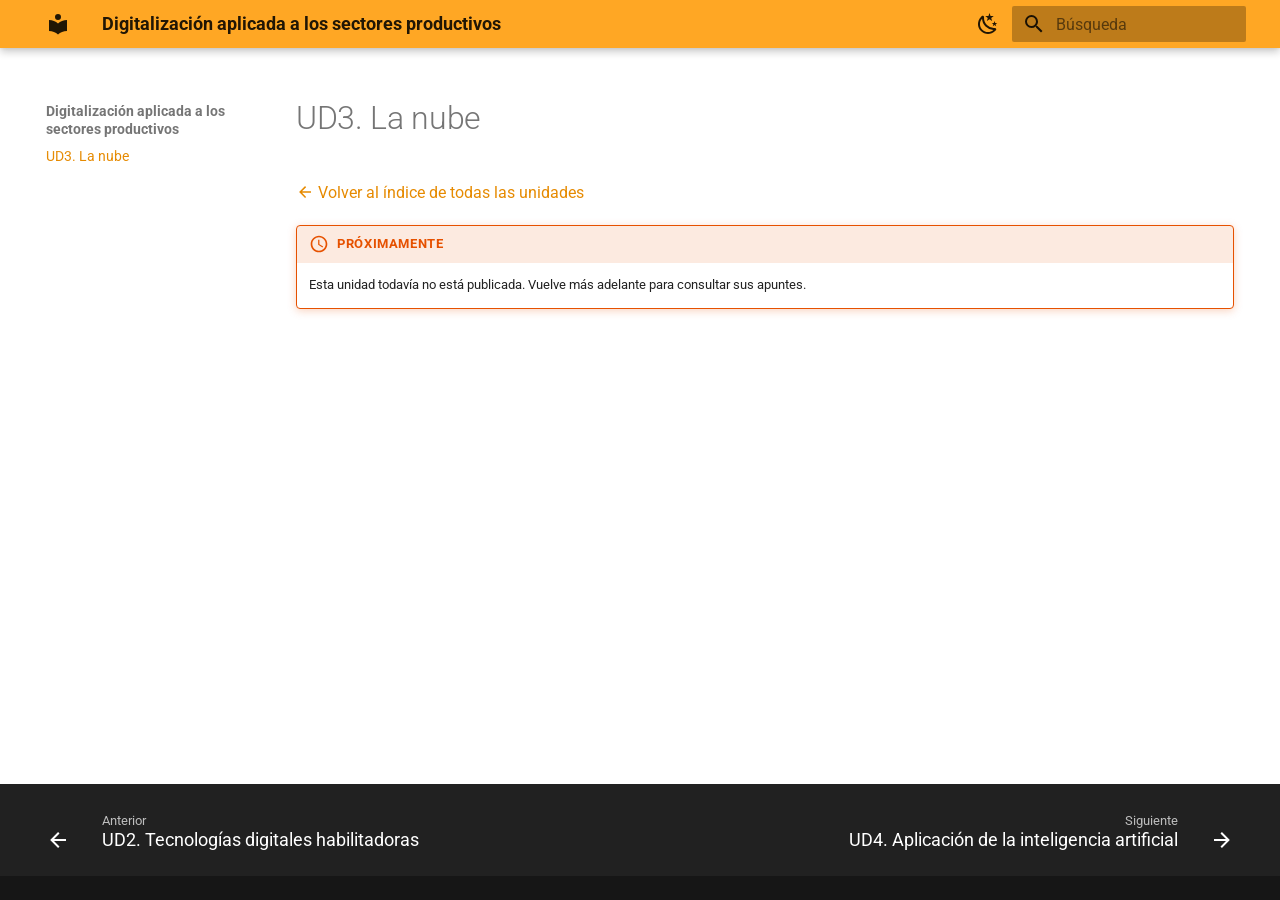
<file: ud3/index.html>
<!doctype html>
<html lang="es" class="no-js">
  <head>
    
      <meta charset="utf-8">
      <meta name="viewport" content="width=device-width,initial-scale=1">
      
        <meta name="description" content="Apuntes del módulo Digitalización aplicada a los sectores productivos — ciclos formativos de grado superior de la familia de Informática y Comunicaciones">
      
      
        <meta name="author" content="Angela B. Serrano">
      
      
        <link rel="canonical" href="https://angelabserrano.github.io/digitalizacion/ud3/">
      
      
        <link rel="prev" href="../ud2/">
      
      
        <link rel="next" href="../ud4/">
      
      
        
      
      
      <link rel="icon" href="../assets/images/favicon.png">
      <meta name="generator" content="mkdocs-1.6.1, mkdocs-material-9.7.7">
    
    
      
        <title>UD3. La nube - Digitalización aplicada a los sectores productivos</title>
      
    
    
      <link rel="stylesheet" href="../assets/stylesheets/main.ec1eaa64.min.css">
      
        
        <link rel="stylesheet" href="../assets/stylesheets/palette.ab4e12ef.min.css">
      
      


    
    
      
    
    
      
        
        
        <link rel="preconnect" href="https://fonts.gstatic.com" crossorigin>
        <link rel="stylesheet" href="https://fonts.googleapis.com/css?family=Roboto:300,300i,400,400i,700,700i%7CRoboto+Mono:400,400i,700,700i&display=fallback">
        <style>:root{--md-text-font:"Roboto";--md-code-font:"Roboto Mono"}</style>
      
    
    
      <link rel="stylesheet" href="../stylesheets/extra.css">
    
    <script>__md_scope=new URL("..",location),__md_hash=e=>[...e].reduce(((e,_)=>(e<<5)-e+_.charCodeAt(0)),0),__md_get=(e,_=localStorage,t=__md_scope)=>JSON.parse(_.getItem(t.pathname+"."+e)),__md_set=(e,_,t=localStorage,a=__md_scope)=>{try{t.setItem(a.pathname+"."+e,JSON.stringify(_))}catch(e){}}</script>
    
      

    
    
  </head>
  
  
    
    
      
    
    
    
    
    <body dir="ltr" data-md-color-scheme="default" data-md-color-primary="orange" data-md-color-accent="deep-orange">
  
    
    <input class="md-toggle" data-md-toggle="drawer" type="checkbox" id="__drawer" autocomplete="off">
    <input class="md-toggle" data-md-toggle="search" type="checkbox" id="__search" autocomplete="off">
    <label class="md-overlay" for="__drawer"></label>
    <div data-md-component="skip">
      
        
        <a href="#ud3-la-nube" class="md-skip">
          Saltar a contenido
        </a>
      
    </div>
    <div data-md-component="announce">
      
    </div>
    
    
      

  

<header class="md-header md-header--shadow" data-md-component="header">
  <nav class="md-header__inner md-grid" aria-label="Cabecera">
    <a href=".." title="Digitalización aplicada a los sectores productivos" class="md-header__button md-logo" aria-label="Digitalización aplicada a los sectores productivos" data-md-component="logo">
      
  
  <svg xmlns="http://www.w3.org/2000/svg" viewBox="0 0 24 24"><path d="M12 8a3 3 0 0 0 3-3 3 3 0 0 0-3-3 3 3 0 0 0-3 3 3 3 0 0 0 3 3m0 3.54C9.64 9.35 6.5 8 3 8v11c3.5 0 6.64 1.35 9 3.54 2.36-2.19 5.5-3.54 9-3.54V8c-3.5 0-6.64 1.35-9 3.54"/></svg>

    </a>
    <label class="md-header__button md-icon" for="__drawer">
      
      <svg xmlns="http://www.w3.org/2000/svg" viewBox="0 0 24 24"><path d="M3 6h18v2H3zm0 5h18v2H3zm0 5h18v2H3z"/></svg>
    </label>
    <div class="md-header__title" data-md-component="header-title">
      <div class="md-header__ellipsis">
        <div class="md-header__topic">
          <span class="md-ellipsis">
            Digitalización aplicada a los sectores productivos
          </span>
        </div>
        <div class="md-header__topic" data-md-component="header-topic">
          <span class="md-ellipsis">
            
              UD3. La nube
            
          </span>
        </div>
      </div>
    </div>
    
      
        <form class="md-header__option" data-md-component="palette">
  
    
    
    
    <input class="md-option" data-md-color-media="" data-md-color-scheme="default" data-md-color-primary="orange" data-md-color-accent="deep-orange"  aria-label="Modo oscuro"  type="radio" name="__palette" id="__palette_0">
    
      <label class="md-header__button md-icon" title="Modo oscuro" for="__palette_1" hidden>
        <svg xmlns="http://www.w3.org/2000/svg" viewBox="0 0 24 24"><path d="m17.75 4.09-2.53 1.94.91 3.06-2.63-1.81-2.63 1.81.91-3.06-2.53-1.94L12.44 4l1.06-3 1.06 3zm3.5 6.91-1.64 1.25.59 1.98-1.7-1.17-1.7 1.17.59-1.98L15.75 11l2.06-.05L18.5 9l.69 1.95zm-2.28 4.95c.83-.08 1.72 1.1 1.19 1.85-.32.45-.66.87-1.08 1.27C15.17 23 8.84 23 4.94 19.07c-3.91-3.9-3.91-10.24 0-14.14.4-.4.82-.76 1.27-1.08.75-.53 1.93.36 1.85 1.19-.27 2.86.69 5.83 2.89 8.02a9.96 9.96 0 0 0 8.02 2.89m-1.64 2.02a12.08 12.08 0 0 1-7.8-3.47c-2.17-2.19-3.33-5-3.49-7.82-2.81 3.14-2.7 7.96.31 10.98 3.02 3.01 7.84 3.12 10.98.31"/></svg>
      </label>
    
  
    
    
    
    <input class="md-option" data-md-color-media="" data-md-color-scheme="slate" data-md-color-primary="orange" data-md-color-accent="deep-orange"  aria-label="Modo claro"  type="radio" name="__palette" id="__palette_1">
    
      <label class="md-header__button md-icon" title="Modo claro" for="__palette_0" hidden>
        <svg xmlns="http://www.w3.org/2000/svg" viewBox="0 0 24 24"><path d="M12 7a5 5 0 0 1 5 5 5 5 0 0 1-5 5 5 5 0 0 1-5-5 5 5 0 0 1 5-5m0 2a3 3 0 0 0-3 3 3 3 0 0 0 3 3 3 3 0 0 0 3-3 3 3 0 0 0-3-3m0-7 2.39 3.42C13.65 5.15 12.84 5 12 5s-1.65.15-2.39.42zM3.34 7l4.16-.35A7.2 7.2 0 0 0 5.94 8.5c-.44.74-.69 1.5-.83 2.29zm.02 10 1.76-3.77a7.131 7.131 0 0 0 2.38 4.14zM20.65 7l-1.77 3.79a7.02 7.02 0 0 0-2.38-4.15zm-.01 10-4.14.36c.59-.51 1.12-1.14 1.54-1.86.42-.73.69-1.5.83-2.29zM12 22l-2.41-3.44c.74.27 1.55.44 2.41.44.82 0 1.63-.17 2.37-.44z"/></svg>
      </label>
    
  
</form>
      
    
    
      <script>var palette=__md_get("__palette");if(palette&&palette.color){if("(prefers-color-scheme)"===palette.color.media){var media=matchMedia("(prefers-color-scheme: light)"),input=document.querySelector(media.matches?"[data-md-color-media='(prefers-color-scheme: light)']":"[data-md-color-media='(prefers-color-scheme: dark)']");palette.color.media=input.getAttribute("data-md-color-media"),palette.color.scheme=input.getAttribute("data-md-color-scheme"),palette.color.primary=input.getAttribute("data-md-color-primary"),palette.color.accent=input.getAttribute("data-md-color-accent")}for(var[key,value]of Object.entries(palette.color))document.body.setAttribute("data-md-color-"+key,value)}</script>
    
    
    
      
      
        <label class="md-header__button md-icon" for="__search">
          
          <svg xmlns="http://www.w3.org/2000/svg" viewBox="0 0 24 24"><path d="M9.5 3A6.5 6.5 0 0 1 16 9.5c0 1.61-.59 3.09-1.56 4.23l.27.27h.79l5 5-1.5 1.5-5-5v-.79l-.27-.27A6.52 6.52 0 0 1 9.5 16 6.5 6.5 0 0 1 3 9.5 6.5 6.5 0 0 1 9.5 3m0 2C7 5 5 7 5 9.5S7 14 9.5 14 14 12 14 9.5 12 5 9.5 5"/></svg>
        </label>
        <div class="md-search" data-md-component="search" role="dialog">
  <label class="md-search__overlay" for="__search"></label>
  <div class="md-search__inner" role="search">
    <form class="md-search__form" name="search">
      <input type="text" class="md-search__input" name="query" aria-label="Búsqueda" placeholder="Búsqueda" autocapitalize="off" autocorrect="off" autocomplete="off" spellcheck="false" data-md-component="search-query" required>
      <label class="md-search__icon md-icon" for="__search">
        
        <svg xmlns="http://www.w3.org/2000/svg" viewBox="0 0 24 24"><path d="M9.5 3A6.5 6.5 0 0 1 16 9.5c0 1.61-.59 3.09-1.56 4.23l.27.27h.79l5 5-1.5 1.5-5-5v-.79l-.27-.27A6.52 6.52 0 0 1 9.5 16 6.5 6.5 0 0 1 3 9.5 6.5 6.5 0 0 1 9.5 3m0 2C7 5 5 7 5 9.5S7 14 9.5 14 14 12 14 9.5 12 5 9.5 5"/></svg>
        
        <svg xmlns="http://www.w3.org/2000/svg" viewBox="0 0 24 24"><path d="M20 11v2H8l5.5 5.5-1.42 1.42L4.16 12l7.92-7.92L13.5 5.5 8 11z"/></svg>
      </label>
      <nav class="md-search__options" aria-label="Buscar">
        
        <button type="reset" class="md-search__icon md-icon" title="Limpiar" aria-label="Limpiar" tabindex="-1">
          
          <svg xmlns="http://www.w3.org/2000/svg" viewBox="0 0 24 24"><path d="M19 6.41 17.59 5 12 10.59 6.41 5 5 6.41 10.59 12 5 17.59 6.41 19 12 13.41 17.59 19 19 17.59 13.41 12z"/></svg>
        </button>
      </nav>
      
        <div class="md-search__suggest" data-md-component="search-suggest"></div>
      
    </form>
    <div class="md-search__output">
      <div class="md-search__scrollwrap" tabindex="0" data-md-scrollfix>
        <div class="md-search-result" data-md-component="search-result">
          <div class="md-search-result__meta">
            Inicializando búsqueda
          </div>
          <ol class="md-search-result__list" role="presentation"></ol>
        </div>
      </div>
    </div>
  </div>
</div>
      
    
    
  </nav>
  
</header>
    
    <div class="md-container" data-md-component="container">
      
      
        
          
        
      
      <main class="md-main" data-md-component="main">
        <div class="md-main__inner md-grid">
          
            
              
              <div class="md-sidebar md-sidebar--primary" data-md-component="sidebar" data-md-type="navigation" >
                <div class="md-sidebar__scrollwrap">
                  <div class="md-sidebar__inner">
                    



  

<nav class="md-nav md-nav--primary md-nav--integrated" aria-label="Navegación" data-md-level="0">
  <label class="md-nav__title" for="__drawer">
    <a href=".." title="Digitalización aplicada a los sectores productivos" class="md-nav__button md-logo" aria-label="Digitalización aplicada a los sectores productivos" data-md-component="logo">
      
  
  <svg xmlns="http://www.w3.org/2000/svg" viewBox="0 0 24 24"><path d="M12 8a3 3 0 0 0 3-3 3 3 0 0 0-3-3 3 3 0 0 0-3 3 3 3 0 0 0 3 3m0 3.54C9.64 9.35 6.5 8 3 8v11c3.5 0 6.64 1.35 9 3.54 2.36-2.19 5.5-3.54 9-3.54V8c-3.5 0-6.64 1.35-9 3.54"/></svg>

    </a>
    Digitalización aplicada a los sectores productivos
  </label>
  
  <ul class="md-nav__list" data-md-scrollfix>
    
      
      
  
  
  
  
    <li class="md-nav__item">
      <a href=".." class="md-nav__link">
        
  
  
  <span class="md-ellipsis">
    
  
    Inicio
  

    
  </span>
  
  

      </a>
    </li>
  

    
      
      
  
  
  
  
    <li class="md-nav__item">
      <a href="../ud1/" class="md-nav__link">
        
  
  
  <span class="md-ellipsis">
    
  
    UD1. Digitalización de los sectores productivos
  

    
  </span>
  
  

      </a>
    </li>
  

    
      
      
  
  
  
  
    <li class="md-nav__item">
      <a href="../ud2/" class="md-nav__link">
        
  
  
  <span class="md-ellipsis">
    
  
    UD2. Tecnologías digitales habilitadoras
  

    
  </span>
  
  

      </a>
    </li>
  

    
      
      
  
  
    
  
  
  
    <li class="md-nav__item md-nav__item--active">
      
      <input class="md-nav__toggle md-toggle" type="checkbox" id="__toc">
      
      
        
      
      
      <a href="./" class="md-nav__link md-nav__link--active">
        
  
  
  <span class="md-ellipsis">
    
  
    UD3. La nube
  

    
  </span>
  
  

      </a>
      
    </li>
  

    
      
      
  
  
  
  
    <li class="md-nav__item">
      <a href="../ud4/" class="md-nav__link">
        
  
  
  <span class="md-ellipsis">
    
  
    UD4. Aplicación de la inteligencia artificial
  

    
  </span>
  
  

      </a>
    </li>
  

    
      
      
  
  
  
  
    <li class="md-nav__item">
      <a href="../ud5/" class="md-nav__link">
        
  
  
  <span class="md-ellipsis">
    
  
    UD5. Análisis de datos y ciberseguridad
  

    
  </span>
  
  

      </a>
    </li>
  

    
      
      
  
  
  
  
    <li class="md-nav__item">
      <a href="../ud6/" class="md-nav__link">
        
  
  
  <span class="md-ellipsis">
    
  
    UD6. Proyecto de transformación digital
  

    
  </span>
  
  

      </a>
    </li>
  

    
  </ul>
</nav>
                  </div>
                </div>
              </div>
            
            
          
          
            <div class="md-content" data-md-component="content">
              
              <article class="md-content__inner md-typeset">
                
                  



<h1 id="ud3-la-nube">UD3. La nube<a class="headerlink" href="#ud3-la-nube" title="Permanent link">&para;</a></h1>
<p><a href="../"><span class="twemoji"><svg xmlns="http://www.w3.org/2000/svg" viewBox="0 0 24 24"><path d="M20 11v2H8l5.5 5.5-1.42 1.42L4.16 12l7.92-7.92L13.5 5.5 8 11z"/></svg></span> Volver al índice de todas las unidades</a></p>
<div class="admonition proximamente">
<p class="admonition-title">Próximamente</p>
<p>Esta unidad todavía no está publicada. Vuelve más adelante para consultar sus apuntes.</p>
</div>












                
              </article>
            </div>
          
          
<script>var target=document.getElementById(location.hash.slice(1));target&&target.name&&(target.checked=target.name.startsWith("__tabbed_"))</script>
        </div>
        
          <button type="button" class="md-top md-icon" data-md-component="top" hidden>
  
  <svg xmlns="http://www.w3.org/2000/svg" viewBox="0 0 24 24"><path d="M13 20h-2V8l-5.5 5.5-1.42-1.42L12 4.16l7.92 7.92-1.42 1.42L13 8z"/></svg>
  Volver al principio
</button>
        
      </main>
      
        <footer class="md-footer">
  
    
      
      <nav class="md-footer__inner md-grid" aria-label="Pie" >
        
          
          <a href="../ud2/" class="md-footer__link md-footer__link--prev" aria-label="Anterior: UD2. Tecnologías digitales habilitadoras">
            <div class="md-footer__button md-icon">
              
              <svg xmlns="http://www.w3.org/2000/svg" viewBox="0 0 24 24"><path d="M20 11v2H8l5.5 5.5-1.42 1.42L4.16 12l7.92-7.92L13.5 5.5 8 11z"/></svg>
            </div>
            <div class="md-footer__title">
              <span class="md-footer__direction">
                Anterior
              </span>
              <div class="md-ellipsis">
                UD2. Tecnologías digitales habilitadoras
              </div>
            </div>
          </a>
        
        
          
          <a href="../ud4/" class="md-footer__link md-footer__link--next" aria-label="Siguiente: UD4. Aplicación de la inteligencia artificial">
            <div class="md-footer__title">
              <span class="md-footer__direction">
                Siguiente
              </span>
              <div class="md-ellipsis">
                UD4. Aplicación de la inteligencia artificial
              </div>
            </div>
            <div class="md-footer__button md-icon">
              
              <svg xmlns="http://www.w3.org/2000/svg" viewBox="0 0 24 24"><path d="M4 11v2h12l-5.5 5.5 1.42 1.42L19.84 12l-7.92-7.92L10.5 5.5 16 11z"/></svg>
            </div>
          </a>
        
      </nav>
    
  
  <div class="md-footer-meta md-typeset">
    <div class="md-footer-meta__inner md-grid">
      <div class="md-copyright">
  
  
</div>
      
    </div>
  </div>
</footer>
      
    </div>
    <div class="md-dialog" data-md-component="dialog">
      <div class="md-dialog__inner md-typeset"></div>
    </div>
    
    
    
      
      
      <script id="__config" type="application/json">{"annotate": null, "base": "..", "features": ["navigation.top", "navigation.footer", "toc.integrate", "search.highlight", "search.suggest", "content.code.copy", "toc.follow"], "search": "../assets/javascripts/workers/search.2c215733.min.js", "tags": null, "translations": {"clipboard.copied": "Copiado al portapapeles", "clipboard.copy": "Copiar al portapapeles", "search.result.more.one": "1 m\u00e1s en esta p\u00e1gina", "search.result.more.other": "# m\u00e1s en esta p\u00e1gina", "search.result.none": "No se encontraron documentos", "search.result.one": "1 documento encontrado", "search.result.other": "# documentos encontrados", "search.result.placeholder": "Teclee para comenzar b\u00fasqueda", "search.result.term.missing": "Falta", "select.version": "Seleccionar versi\u00f3n"}, "version": null}</script>
    
    
      <script src="../assets/javascripts/bundle.d7400e89.min.js"></script>
      
    
  </body>
</html>
</file>
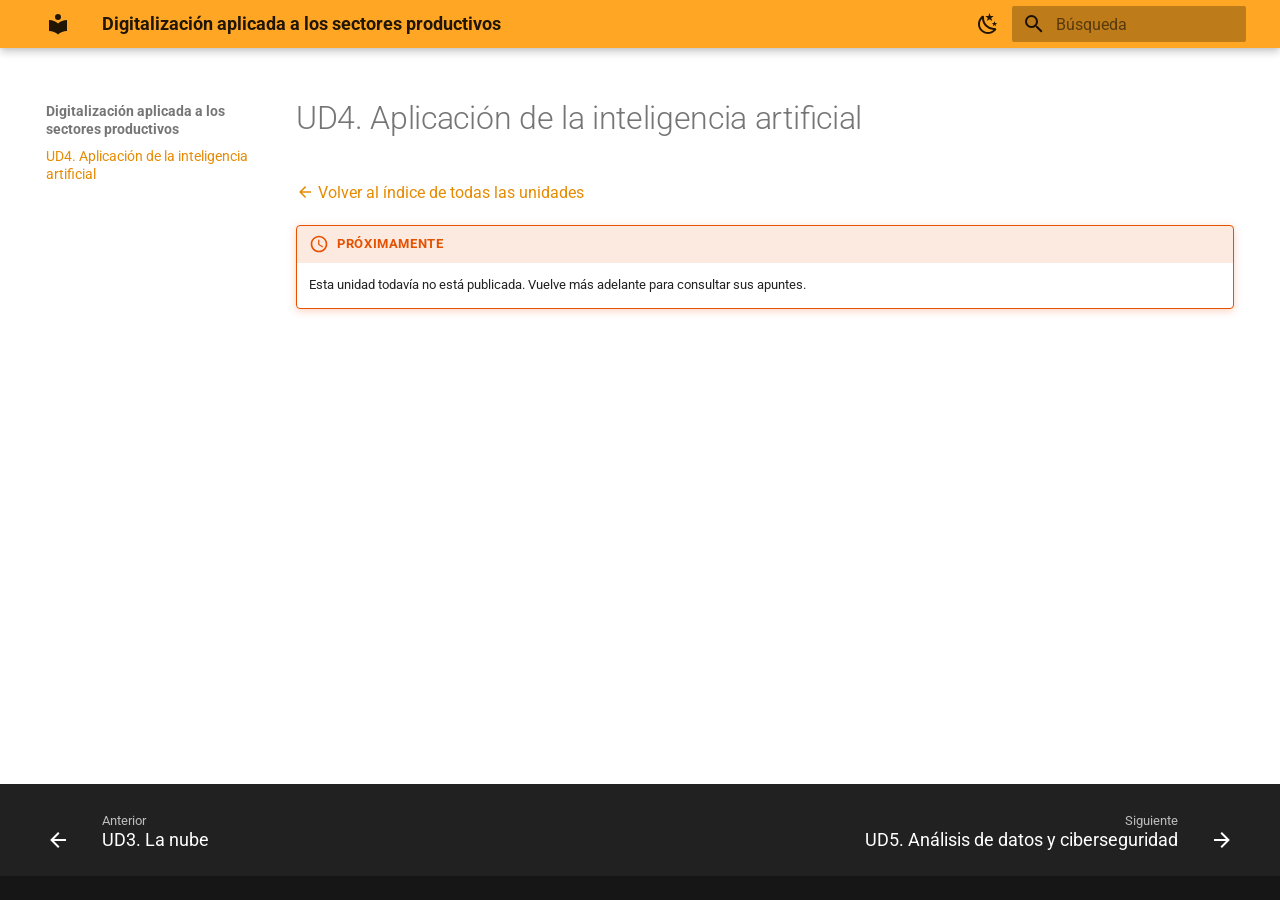
<file: ud4/index.html>
<!doctype html>
<html lang="es" class="no-js">
  <head>
    
      <meta charset="utf-8">
      <meta name="viewport" content="width=device-width,initial-scale=1">
      
        <meta name="description" content="Apuntes del módulo Digitalización aplicada a los sectores productivos — ciclos formativos de grado superior de la familia de Informática y Comunicaciones">
      
      
        <meta name="author" content="Angela B. Serrano">
      
      
        <link rel="canonical" href="https://angelabserrano.github.io/digitalizacion/ud4/">
      
      
        <link rel="prev" href="../ud3/">
      
      
        <link rel="next" href="../ud5/">
      
      
        
      
      
      <link rel="icon" href="../assets/images/favicon.png">
      <meta name="generator" content="mkdocs-1.6.1, mkdocs-material-9.7.7">
    
    
      
        <title>UD4. Aplicación de la inteligencia artificial - Digitalización aplicada a los sectores productivos</title>
      
    
    
      <link rel="stylesheet" href="../assets/stylesheets/main.ec1eaa64.min.css">
      
        
        <link rel="stylesheet" href="../assets/stylesheets/palette.ab4e12ef.min.css">
      
      


    
    
      
    
    
      
        
        
        <link rel="preconnect" href="https://fonts.gstatic.com" crossorigin>
        <link rel="stylesheet" href="https://fonts.googleapis.com/css?family=Roboto:300,300i,400,400i,700,700i%7CRoboto+Mono:400,400i,700,700i&display=fallback">
        <style>:root{--md-text-font:"Roboto";--md-code-font:"Roboto Mono"}</style>
      
    
    
      <link rel="stylesheet" href="../stylesheets/extra.css">
    
    <script>__md_scope=new URL("..",location),__md_hash=e=>[...e].reduce(((e,_)=>(e<<5)-e+_.charCodeAt(0)),0),__md_get=(e,_=localStorage,t=__md_scope)=>JSON.parse(_.getItem(t.pathname+"."+e)),__md_set=(e,_,t=localStorage,a=__md_scope)=>{try{t.setItem(a.pathname+"."+e,JSON.stringify(_))}catch(e){}}</script>
    
      

    
    
  </head>
  
  
    
    
      
    
    
    
    
    <body dir="ltr" data-md-color-scheme="default" data-md-color-primary="orange" data-md-color-accent="deep-orange">
  
    
    <input class="md-toggle" data-md-toggle="drawer" type="checkbox" id="__drawer" autocomplete="off">
    <input class="md-toggle" data-md-toggle="search" type="checkbox" id="__search" autocomplete="off">
    <label class="md-overlay" for="__drawer"></label>
    <div data-md-component="skip">
      
        
        <a href="#ud4-aplicacion-de-la-inteligencia-artificial" class="md-skip">
          Saltar a contenido
        </a>
      
    </div>
    <div data-md-component="announce">
      
    </div>
    
    
      

  

<header class="md-header md-header--shadow" data-md-component="header">
  <nav class="md-header__inner md-grid" aria-label="Cabecera">
    <a href=".." title="Digitalización aplicada a los sectores productivos" class="md-header__button md-logo" aria-label="Digitalización aplicada a los sectores productivos" data-md-component="logo">
      
  
  <svg xmlns="http://www.w3.org/2000/svg" viewBox="0 0 24 24"><path d="M12 8a3 3 0 0 0 3-3 3 3 0 0 0-3-3 3 3 0 0 0-3 3 3 3 0 0 0 3 3m0 3.54C9.64 9.35 6.5 8 3 8v11c3.5 0 6.64 1.35 9 3.54 2.36-2.19 5.5-3.54 9-3.54V8c-3.5 0-6.64 1.35-9 3.54"/></svg>

    </a>
    <label class="md-header__button md-icon" for="__drawer">
      
      <svg xmlns="http://www.w3.org/2000/svg" viewBox="0 0 24 24"><path d="M3 6h18v2H3zm0 5h18v2H3zm0 5h18v2H3z"/></svg>
    </label>
    <div class="md-header__title" data-md-component="header-title">
      <div class="md-header__ellipsis">
        <div class="md-header__topic">
          <span class="md-ellipsis">
            Digitalización aplicada a los sectores productivos
          </span>
        </div>
        <div class="md-header__topic" data-md-component="header-topic">
          <span class="md-ellipsis">
            
              UD4. Aplicación de la inteligencia artificial
            
          </span>
        </div>
      </div>
    </div>
    
      
        <form class="md-header__option" data-md-component="palette">
  
    
    
    
    <input class="md-option" data-md-color-media="" data-md-color-scheme="default" data-md-color-primary="orange" data-md-color-accent="deep-orange"  aria-label="Modo oscuro"  type="radio" name="__palette" id="__palette_0">
    
      <label class="md-header__button md-icon" title="Modo oscuro" for="__palette_1" hidden>
        <svg xmlns="http://www.w3.org/2000/svg" viewBox="0 0 24 24"><path d="m17.75 4.09-2.53 1.94.91 3.06-2.63-1.81-2.63 1.81.91-3.06-2.53-1.94L12.44 4l1.06-3 1.06 3zm3.5 6.91-1.64 1.25.59 1.98-1.7-1.17-1.7 1.17.59-1.98L15.75 11l2.06-.05L18.5 9l.69 1.95zm-2.28 4.95c.83-.08 1.72 1.1 1.19 1.85-.32.45-.66.87-1.08 1.27C15.17 23 8.84 23 4.94 19.07c-3.91-3.9-3.91-10.24 0-14.14.4-.4.82-.76 1.27-1.08.75-.53 1.93.36 1.85 1.19-.27 2.86.69 5.83 2.89 8.02a9.96 9.96 0 0 0 8.02 2.89m-1.64 2.02a12.08 12.08 0 0 1-7.8-3.47c-2.17-2.19-3.33-5-3.49-7.82-2.81 3.14-2.7 7.96.31 10.98 3.02 3.01 7.84 3.12 10.98.31"/></svg>
      </label>
    
  
    
    
    
    <input class="md-option" data-md-color-media="" data-md-color-scheme="slate" data-md-color-primary="orange" data-md-color-accent="deep-orange"  aria-label="Modo claro"  type="radio" name="__palette" id="__palette_1">
    
      <label class="md-header__button md-icon" title="Modo claro" for="__palette_0" hidden>
        <svg xmlns="http://www.w3.org/2000/svg" viewBox="0 0 24 24"><path d="M12 7a5 5 0 0 1 5 5 5 5 0 0 1-5 5 5 5 0 0 1-5-5 5 5 0 0 1 5-5m0 2a3 3 0 0 0-3 3 3 3 0 0 0 3 3 3 3 0 0 0 3-3 3 3 0 0 0-3-3m0-7 2.39 3.42C13.65 5.15 12.84 5 12 5s-1.65.15-2.39.42zM3.34 7l4.16-.35A7.2 7.2 0 0 0 5.94 8.5c-.44.74-.69 1.5-.83 2.29zm.02 10 1.76-3.77a7.131 7.131 0 0 0 2.38 4.14zM20.65 7l-1.77 3.79a7.02 7.02 0 0 0-2.38-4.15zm-.01 10-4.14.36c.59-.51 1.12-1.14 1.54-1.86.42-.73.69-1.5.83-2.29zM12 22l-2.41-3.44c.74.27 1.55.44 2.41.44.82 0 1.63-.17 2.37-.44z"/></svg>
      </label>
    
  
</form>
      
    
    
      <script>var palette=__md_get("__palette");if(palette&&palette.color){if("(prefers-color-scheme)"===palette.color.media){var media=matchMedia("(prefers-color-scheme: light)"),input=document.querySelector(media.matches?"[data-md-color-media='(prefers-color-scheme: light)']":"[data-md-color-media='(prefers-color-scheme: dark)']");palette.color.media=input.getAttribute("data-md-color-media"),palette.color.scheme=input.getAttribute("data-md-color-scheme"),palette.color.primary=input.getAttribute("data-md-color-primary"),palette.color.accent=input.getAttribute("data-md-color-accent")}for(var[key,value]of Object.entries(palette.color))document.body.setAttribute("data-md-color-"+key,value)}</script>
    
    
    
      
      
        <label class="md-header__button md-icon" for="__search">
          
          <svg xmlns="http://www.w3.org/2000/svg" viewBox="0 0 24 24"><path d="M9.5 3A6.5 6.5 0 0 1 16 9.5c0 1.61-.59 3.09-1.56 4.23l.27.27h.79l5 5-1.5 1.5-5-5v-.79l-.27-.27A6.52 6.52 0 0 1 9.5 16 6.5 6.5 0 0 1 3 9.5 6.5 6.5 0 0 1 9.5 3m0 2C7 5 5 7 5 9.5S7 14 9.5 14 14 12 14 9.5 12 5 9.5 5"/></svg>
        </label>
        <div class="md-search" data-md-component="search" role="dialog">
  <label class="md-search__overlay" for="__search"></label>
  <div class="md-search__inner" role="search">
    <form class="md-search__form" name="search">
      <input type="text" class="md-search__input" name="query" aria-label="Búsqueda" placeholder="Búsqueda" autocapitalize="off" autocorrect="off" autocomplete="off" spellcheck="false" data-md-component="search-query" required>
      <label class="md-search__icon md-icon" for="__search">
        
        <svg xmlns="http://www.w3.org/2000/svg" viewBox="0 0 24 24"><path d="M9.5 3A6.5 6.5 0 0 1 16 9.5c0 1.61-.59 3.09-1.56 4.23l.27.27h.79l5 5-1.5 1.5-5-5v-.79l-.27-.27A6.52 6.52 0 0 1 9.5 16 6.5 6.5 0 0 1 3 9.5 6.5 6.5 0 0 1 9.5 3m0 2C7 5 5 7 5 9.5S7 14 9.5 14 14 12 14 9.5 12 5 9.5 5"/></svg>
        
        <svg xmlns="http://www.w3.org/2000/svg" viewBox="0 0 24 24"><path d="M20 11v2H8l5.5 5.5-1.42 1.42L4.16 12l7.92-7.92L13.5 5.5 8 11z"/></svg>
      </label>
      <nav class="md-search__options" aria-label="Buscar">
        
        <button type="reset" class="md-search__icon md-icon" title="Limpiar" aria-label="Limpiar" tabindex="-1">
          
          <svg xmlns="http://www.w3.org/2000/svg" viewBox="0 0 24 24"><path d="M19 6.41 17.59 5 12 10.59 6.41 5 5 6.41 10.59 12 5 17.59 6.41 19 12 13.41 17.59 19 19 17.59 13.41 12z"/></svg>
        </button>
      </nav>
      
        <div class="md-search__suggest" data-md-component="search-suggest"></div>
      
    </form>
    <div class="md-search__output">
      <div class="md-search__scrollwrap" tabindex="0" data-md-scrollfix>
        <div class="md-search-result" data-md-component="search-result">
          <div class="md-search-result__meta">
            Inicializando búsqueda
          </div>
          <ol class="md-search-result__list" role="presentation"></ol>
        </div>
      </div>
    </div>
  </div>
</div>
      
    
    
  </nav>
  
</header>
    
    <div class="md-container" data-md-component="container">
      
      
        
          
        
      
      <main class="md-main" data-md-component="main">
        <div class="md-main__inner md-grid">
          
            
              
              <div class="md-sidebar md-sidebar--primary" data-md-component="sidebar" data-md-type="navigation" >
                <div class="md-sidebar__scrollwrap">
                  <div class="md-sidebar__inner">
                    



  

<nav class="md-nav md-nav--primary md-nav--integrated" aria-label="Navegación" data-md-level="0">
  <label class="md-nav__title" for="__drawer">
    <a href=".." title="Digitalización aplicada a los sectores productivos" class="md-nav__button md-logo" aria-label="Digitalización aplicada a los sectores productivos" data-md-component="logo">
      
  
  <svg xmlns="http://www.w3.org/2000/svg" viewBox="0 0 24 24"><path d="M12 8a3 3 0 0 0 3-3 3 3 0 0 0-3-3 3 3 0 0 0-3 3 3 3 0 0 0 3 3m0 3.54C9.64 9.35 6.5 8 3 8v11c3.5 0 6.64 1.35 9 3.54 2.36-2.19 5.5-3.54 9-3.54V8c-3.5 0-6.64 1.35-9 3.54"/></svg>

    </a>
    Digitalización aplicada a los sectores productivos
  </label>
  
  <ul class="md-nav__list" data-md-scrollfix>
    
      
      
  
  
  
  
    <li class="md-nav__item">
      <a href=".." class="md-nav__link">
        
  
  
  <span class="md-ellipsis">
    
  
    Inicio
  

    
  </span>
  
  

      </a>
    </li>
  

    
      
      
  
  
  
  
    <li class="md-nav__item">
      <a href="../ud1/" class="md-nav__link">
        
  
  
  <span class="md-ellipsis">
    
  
    UD1. Digitalización de los sectores productivos
  

    
  </span>
  
  

      </a>
    </li>
  

    
      
      
  
  
  
  
    <li class="md-nav__item">
      <a href="../ud2/" class="md-nav__link">
        
  
  
  <span class="md-ellipsis">
    
  
    UD2. Tecnologías digitales habilitadoras
  

    
  </span>
  
  

      </a>
    </li>
  

    
      
      
  
  
  
  
    <li class="md-nav__item">
      <a href="../ud3/" class="md-nav__link">
        
  
  
  <span class="md-ellipsis">
    
  
    UD3. La nube
  

    
  </span>
  
  

      </a>
    </li>
  

    
      
      
  
  
    
  
  
  
    <li class="md-nav__item md-nav__item--active">
      
      <input class="md-nav__toggle md-toggle" type="checkbox" id="__toc">
      
      
        
      
      
      <a href="./" class="md-nav__link md-nav__link--active">
        
  
  
  <span class="md-ellipsis">
    
  
    UD4. Aplicación de la inteligencia artificial
  

    
  </span>
  
  

      </a>
      
    </li>
  

    
      
      
  
  
  
  
    <li class="md-nav__item">
      <a href="../ud5/" class="md-nav__link">
        
  
  
  <span class="md-ellipsis">
    
  
    UD5. Análisis de datos y ciberseguridad
  

    
  </span>
  
  

      </a>
    </li>
  

    
      
      
  
  
  
  
    <li class="md-nav__item">
      <a href="../ud6/" class="md-nav__link">
        
  
  
  <span class="md-ellipsis">
    
  
    UD6. Proyecto de transformación digital
  

    
  </span>
  
  

      </a>
    </li>
  

    
  </ul>
</nav>
                  </div>
                </div>
              </div>
            
            
          
          
            <div class="md-content" data-md-component="content">
              
              <article class="md-content__inner md-typeset">
                
                  



<h1 id="ud4-aplicacion-de-la-inteligencia-artificial">UD4. Aplicación de la inteligencia artificial<a class="headerlink" href="#ud4-aplicacion-de-la-inteligencia-artificial" title="Permanent link">&para;</a></h1>
<p><a href="../"><span class="twemoji"><svg xmlns="http://www.w3.org/2000/svg" viewBox="0 0 24 24"><path d="M20 11v2H8l5.5 5.5-1.42 1.42L4.16 12l7.92-7.92L13.5 5.5 8 11z"/></svg></span> Volver al índice de todas las unidades</a></p>
<div class="admonition proximamente">
<p class="admonition-title">Próximamente</p>
<p>Esta unidad todavía no está publicada. Vuelve más adelante para consultar sus apuntes.</p>
</div>












                
              </article>
            </div>
          
          
<script>var target=document.getElementById(location.hash.slice(1));target&&target.name&&(target.checked=target.name.startsWith("__tabbed_"))</script>
        </div>
        
          <button type="button" class="md-top md-icon" data-md-component="top" hidden>
  
  <svg xmlns="http://www.w3.org/2000/svg" viewBox="0 0 24 24"><path d="M13 20h-2V8l-5.5 5.5-1.42-1.42L12 4.16l7.92 7.92-1.42 1.42L13 8z"/></svg>
  Volver al principio
</button>
        
      </main>
      
        <footer class="md-footer">
  
    
      
      <nav class="md-footer__inner md-grid" aria-label="Pie" >
        
          
          <a href="../ud3/" class="md-footer__link md-footer__link--prev" aria-label="Anterior: UD3. La nube">
            <div class="md-footer__button md-icon">
              
              <svg xmlns="http://www.w3.org/2000/svg" viewBox="0 0 24 24"><path d="M20 11v2H8l5.5 5.5-1.42 1.42L4.16 12l7.92-7.92L13.5 5.5 8 11z"/></svg>
            </div>
            <div class="md-footer__title">
              <span class="md-footer__direction">
                Anterior
              </span>
              <div class="md-ellipsis">
                UD3. La nube
              </div>
            </div>
          </a>
        
        
          
          <a href="../ud5/" class="md-footer__link md-footer__link--next" aria-label="Siguiente: UD5. Análisis de datos y ciberseguridad">
            <div class="md-footer__title">
              <span class="md-footer__direction">
                Siguiente
              </span>
              <div class="md-ellipsis">
                UD5. Análisis de datos y ciberseguridad
              </div>
            </div>
            <div class="md-footer__button md-icon">
              
              <svg xmlns="http://www.w3.org/2000/svg" viewBox="0 0 24 24"><path d="M4 11v2h12l-5.5 5.5 1.42 1.42L19.84 12l-7.92-7.92L10.5 5.5 16 11z"/></svg>
            </div>
          </a>
        
      </nav>
    
  
  <div class="md-footer-meta md-typeset">
    <div class="md-footer-meta__inner md-grid">
      <div class="md-copyright">
  
  
</div>
      
    </div>
  </div>
</footer>
      
    </div>
    <div class="md-dialog" data-md-component="dialog">
      <div class="md-dialog__inner md-typeset"></div>
    </div>
    
    
    
      
      
      <script id="__config" type="application/json">{"annotate": null, "base": "..", "features": ["navigation.top", "navigation.footer", "toc.integrate", "search.highlight", "search.suggest", "content.code.copy", "toc.follow"], "search": "../assets/javascripts/workers/search.2c215733.min.js", "tags": null, "translations": {"clipboard.copied": "Copiado al portapapeles", "clipboard.copy": "Copiar al portapapeles", "search.result.more.one": "1 m\u00e1s en esta p\u00e1gina", "search.result.more.other": "# m\u00e1s en esta p\u00e1gina", "search.result.none": "No se encontraron documentos", "search.result.one": "1 documento encontrado", "search.result.other": "# documentos encontrados", "search.result.placeholder": "Teclee para comenzar b\u00fasqueda", "search.result.term.missing": "Falta", "select.version": "Seleccionar versi\u00f3n"}, "version": null}</script>
    
    
      <script src="../assets/javascripts/bundle.d7400e89.min.js"></script>
      
    
  </body>
</html>
</file>
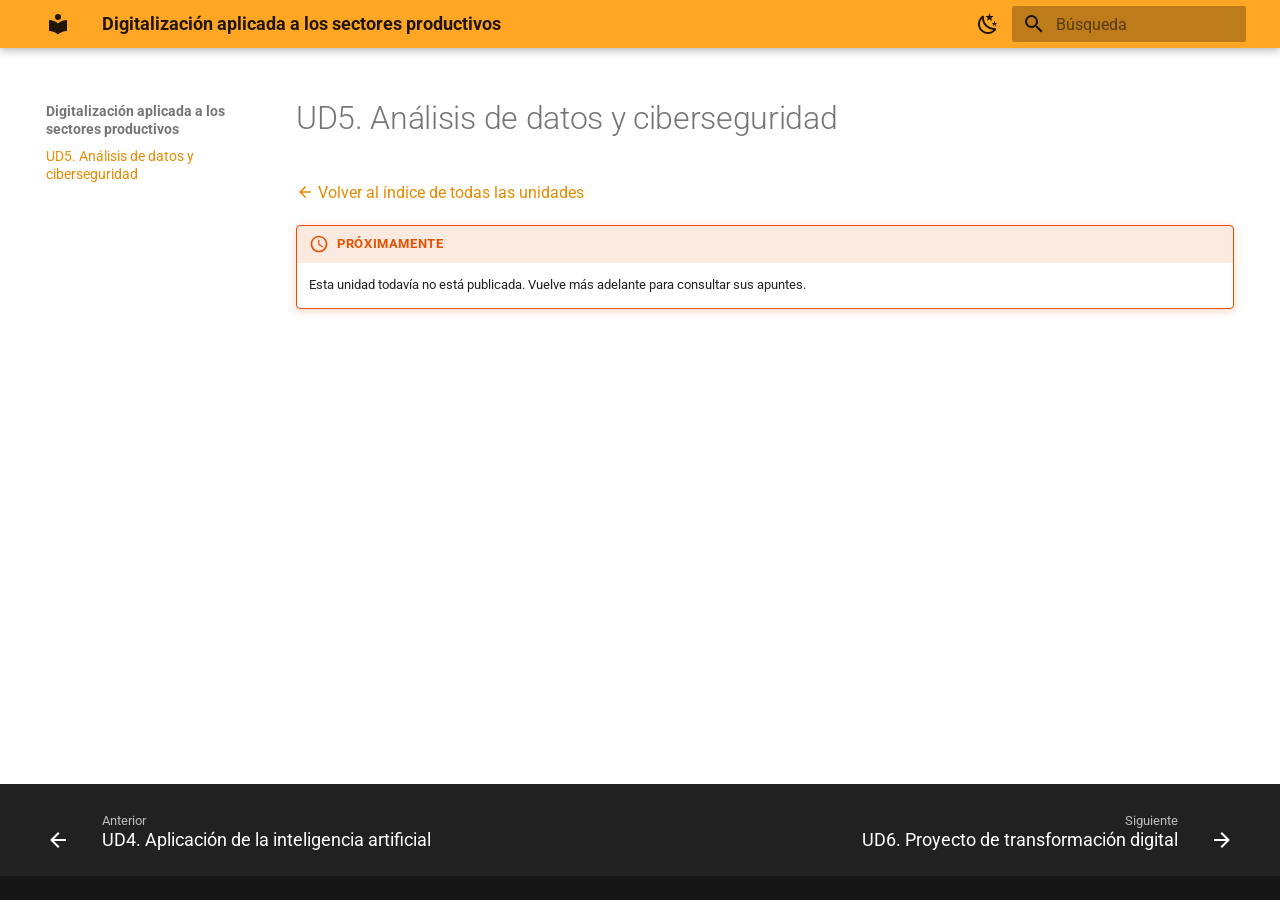
<file: ud5/index.html>
<!doctype html>
<html lang="es" class="no-js">
  <head>
    
      <meta charset="utf-8">
      <meta name="viewport" content="width=device-width,initial-scale=1">
      
        <meta name="description" content="Apuntes del módulo Digitalización aplicada a los sectores productivos — ciclos formativos de grado superior de la familia de Informática y Comunicaciones">
      
      
        <meta name="author" content="Angela B. Serrano">
      
      
        <link rel="canonical" href="https://angelabserrano.github.io/digitalizacion/ud5/">
      
      
        <link rel="prev" href="../ud4/">
      
      
        <link rel="next" href="../ud6/">
      
      
        
      
      
      <link rel="icon" href="../assets/images/favicon.png">
      <meta name="generator" content="mkdocs-1.6.1, mkdocs-material-9.7.7">
    
    
      
        <title>UD5. Análisis de datos y ciberseguridad - Digitalización aplicada a los sectores productivos</title>
      
    
    
      <link rel="stylesheet" href="../assets/stylesheets/main.ec1eaa64.min.css">
      
        
        <link rel="stylesheet" href="../assets/stylesheets/palette.ab4e12ef.min.css">
      
      


    
    
      
    
    
      
        
        
        <link rel="preconnect" href="https://fonts.gstatic.com" crossorigin>
        <link rel="stylesheet" href="https://fonts.googleapis.com/css?family=Roboto:300,300i,400,400i,700,700i%7CRoboto+Mono:400,400i,700,700i&display=fallback">
        <style>:root{--md-text-font:"Roboto";--md-code-font:"Roboto Mono"}</style>
      
    
    
      <link rel="stylesheet" href="../stylesheets/extra.css">
    
    <script>__md_scope=new URL("..",location),__md_hash=e=>[...e].reduce(((e,_)=>(e<<5)-e+_.charCodeAt(0)),0),__md_get=(e,_=localStorage,t=__md_scope)=>JSON.parse(_.getItem(t.pathname+"."+e)),__md_set=(e,_,t=localStorage,a=__md_scope)=>{try{t.setItem(a.pathname+"."+e,JSON.stringify(_))}catch(e){}}</script>
    
      

    
    
  </head>
  
  
    
    
      
    
    
    
    
    <body dir="ltr" data-md-color-scheme="default" data-md-color-primary="orange" data-md-color-accent="deep-orange">
  
    
    <input class="md-toggle" data-md-toggle="drawer" type="checkbox" id="__drawer" autocomplete="off">
    <input class="md-toggle" data-md-toggle="search" type="checkbox" id="__search" autocomplete="off">
    <label class="md-overlay" for="__drawer"></label>
    <div data-md-component="skip">
      
        
        <a href="#ud5-analisis-de-datos-y-ciberseguridad" class="md-skip">
          Saltar a contenido
        </a>
      
    </div>
    <div data-md-component="announce">
      
    </div>
    
    
      

  

<header class="md-header md-header--shadow" data-md-component="header">
  <nav class="md-header__inner md-grid" aria-label="Cabecera">
    <a href=".." title="Digitalización aplicada a los sectores productivos" class="md-header__button md-logo" aria-label="Digitalización aplicada a los sectores productivos" data-md-component="logo">
      
  
  <svg xmlns="http://www.w3.org/2000/svg" viewBox="0 0 24 24"><path d="M12 8a3 3 0 0 0 3-3 3 3 0 0 0-3-3 3 3 0 0 0-3 3 3 3 0 0 0 3 3m0 3.54C9.64 9.35 6.5 8 3 8v11c3.5 0 6.64 1.35 9 3.54 2.36-2.19 5.5-3.54 9-3.54V8c-3.5 0-6.64 1.35-9 3.54"/></svg>

    </a>
    <label class="md-header__button md-icon" for="__drawer">
      
      <svg xmlns="http://www.w3.org/2000/svg" viewBox="0 0 24 24"><path d="M3 6h18v2H3zm0 5h18v2H3zm0 5h18v2H3z"/></svg>
    </label>
    <div class="md-header__title" data-md-component="header-title">
      <div class="md-header__ellipsis">
        <div class="md-header__topic">
          <span class="md-ellipsis">
            Digitalización aplicada a los sectores productivos
          </span>
        </div>
        <div class="md-header__topic" data-md-component="header-topic">
          <span class="md-ellipsis">
            
              UD5. Análisis de datos y ciberseguridad
            
          </span>
        </div>
      </div>
    </div>
    
      
        <form class="md-header__option" data-md-component="palette">
  
    
    
    
    <input class="md-option" data-md-color-media="" data-md-color-scheme="default" data-md-color-primary="orange" data-md-color-accent="deep-orange"  aria-label="Modo oscuro"  type="radio" name="__palette" id="__palette_0">
    
      <label class="md-header__button md-icon" title="Modo oscuro" for="__palette_1" hidden>
        <svg xmlns="http://www.w3.org/2000/svg" viewBox="0 0 24 24"><path d="m17.75 4.09-2.53 1.94.91 3.06-2.63-1.81-2.63 1.81.91-3.06-2.53-1.94L12.44 4l1.06-3 1.06 3zm3.5 6.91-1.64 1.25.59 1.98-1.7-1.17-1.7 1.17.59-1.98L15.75 11l2.06-.05L18.5 9l.69 1.95zm-2.28 4.95c.83-.08 1.72 1.1 1.19 1.85-.32.45-.66.87-1.08 1.27C15.17 23 8.84 23 4.94 19.07c-3.91-3.9-3.91-10.24 0-14.14.4-.4.82-.76 1.27-1.08.75-.53 1.93.36 1.85 1.19-.27 2.86.69 5.83 2.89 8.02a9.96 9.96 0 0 0 8.02 2.89m-1.64 2.02a12.08 12.08 0 0 1-7.8-3.47c-2.17-2.19-3.33-5-3.49-7.82-2.81 3.14-2.7 7.96.31 10.98 3.02 3.01 7.84 3.12 10.98.31"/></svg>
      </label>
    
  
    
    
    
    <input class="md-option" data-md-color-media="" data-md-color-scheme="slate" data-md-color-primary="orange" data-md-color-accent="deep-orange"  aria-label="Modo claro"  type="radio" name="__palette" id="__palette_1">
    
      <label class="md-header__button md-icon" title="Modo claro" for="__palette_0" hidden>
        <svg xmlns="http://www.w3.org/2000/svg" viewBox="0 0 24 24"><path d="M12 7a5 5 0 0 1 5 5 5 5 0 0 1-5 5 5 5 0 0 1-5-5 5 5 0 0 1 5-5m0 2a3 3 0 0 0-3 3 3 3 0 0 0 3 3 3 3 0 0 0 3-3 3 3 0 0 0-3-3m0-7 2.39 3.42C13.65 5.15 12.84 5 12 5s-1.65.15-2.39.42zM3.34 7l4.16-.35A7.2 7.2 0 0 0 5.94 8.5c-.44.74-.69 1.5-.83 2.29zm.02 10 1.76-3.77a7.131 7.131 0 0 0 2.38 4.14zM20.65 7l-1.77 3.79a7.02 7.02 0 0 0-2.38-4.15zm-.01 10-4.14.36c.59-.51 1.12-1.14 1.54-1.86.42-.73.69-1.5.83-2.29zM12 22l-2.41-3.44c.74.27 1.55.44 2.41.44.82 0 1.63-.17 2.37-.44z"/></svg>
      </label>
    
  
</form>
      
    
    
      <script>var palette=__md_get("__palette");if(palette&&palette.color){if("(prefers-color-scheme)"===palette.color.media){var media=matchMedia("(prefers-color-scheme: light)"),input=document.querySelector(media.matches?"[data-md-color-media='(prefers-color-scheme: light)']":"[data-md-color-media='(prefers-color-scheme: dark)']");palette.color.media=input.getAttribute("data-md-color-media"),palette.color.scheme=input.getAttribute("data-md-color-scheme"),palette.color.primary=input.getAttribute("data-md-color-primary"),palette.color.accent=input.getAttribute("data-md-color-accent")}for(var[key,value]of Object.entries(palette.color))document.body.setAttribute("data-md-color-"+key,value)}</script>
    
    
    
      
      
        <label class="md-header__button md-icon" for="__search">
          
          <svg xmlns="http://www.w3.org/2000/svg" viewBox="0 0 24 24"><path d="M9.5 3A6.5 6.5 0 0 1 16 9.5c0 1.61-.59 3.09-1.56 4.23l.27.27h.79l5 5-1.5 1.5-5-5v-.79l-.27-.27A6.52 6.52 0 0 1 9.5 16 6.5 6.5 0 0 1 3 9.5 6.5 6.5 0 0 1 9.5 3m0 2C7 5 5 7 5 9.5S7 14 9.5 14 14 12 14 9.5 12 5 9.5 5"/></svg>
        </label>
        <div class="md-search" data-md-component="search" role="dialog">
  <label class="md-search__overlay" for="__search"></label>
  <div class="md-search__inner" role="search">
    <form class="md-search__form" name="search">
      <input type="text" class="md-search__input" name="query" aria-label="Búsqueda" placeholder="Búsqueda" autocapitalize="off" autocorrect="off" autocomplete="off" spellcheck="false" data-md-component="search-query" required>
      <label class="md-search__icon md-icon" for="__search">
        
        <svg xmlns="http://www.w3.org/2000/svg" viewBox="0 0 24 24"><path d="M9.5 3A6.5 6.5 0 0 1 16 9.5c0 1.61-.59 3.09-1.56 4.23l.27.27h.79l5 5-1.5 1.5-5-5v-.79l-.27-.27A6.52 6.52 0 0 1 9.5 16 6.5 6.5 0 0 1 3 9.5 6.5 6.5 0 0 1 9.5 3m0 2C7 5 5 7 5 9.5S7 14 9.5 14 14 12 14 9.5 12 5 9.5 5"/></svg>
        
        <svg xmlns="http://www.w3.org/2000/svg" viewBox="0 0 24 24"><path d="M20 11v2H8l5.5 5.5-1.42 1.42L4.16 12l7.92-7.92L13.5 5.5 8 11z"/></svg>
      </label>
      <nav class="md-search__options" aria-label="Buscar">
        
        <button type="reset" class="md-search__icon md-icon" title="Limpiar" aria-label="Limpiar" tabindex="-1">
          
          <svg xmlns="http://www.w3.org/2000/svg" viewBox="0 0 24 24"><path d="M19 6.41 17.59 5 12 10.59 6.41 5 5 6.41 10.59 12 5 17.59 6.41 19 12 13.41 17.59 19 19 17.59 13.41 12z"/></svg>
        </button>
      </nav>
      
        <div class="md-search__suggest" data-md-component="search-suggest"></div>
      
    </form>
    <div class="md-search__output">
      <div class="md-search__scrollwrap" tabindex="0" data-md-scrollfix>
        <div class="md-search-result" data-md-component="search-result">
          <div class="md-search-result__meta">
            Inicializando búsqueda
          </div>
          <ol class="md-search-result__list" role="presentation"></ol>
        </div>
      </div>
    </div>
  </div>
</div>
      
    
    
  </nav>
  
</header>
    
    <div class="md-container" data-md-component="container">
      
      
        
          
        
      
      <main class="md-main" data-md-component="main">
        <div class="md-main__inner md-grid">
          
            
              
              <div class="md-sidebar md-sidebar--primary" data-md-component="sidebar" data-md-type="navigation" >
                <div class="md-sidebar__scrollwrap">
                  <div class="md-sidebar__inner">
                    



  

<nav class="md-nav md-nav--primary md-nav--integrated" aria-label="Navegación" data-md-level="0">
  <label class="md-nav__title" for="__drawer">
    <a href=".." title="Digitalización aplicada a los sectores productivos" class="md-nav__button md-logo" aria-label="Digitalización aplicada a los sectores productivos" data-md-component="logo">
      
  
  <svg xmlns="http://www.w3.org/2000/svg" viewBox="0 0 24 24"><path d="M12 8a3 3 0 0 0 3-3 3 3 0 0 0-3-3 3 3 0 0 0-3 3 3 3 0 0 0 3 3m0 3.54C9.64 9.35 6.5 8 3 8v11c3.5 0 6.64 1.35 9 3.54 2.36-2.19 5.5-3.54 9-3.54V8c-3.5 0-6.64 1.35-9 3.54"/></svg>

    </a>
    Digitalización aplicada a los sectores productivos
  </label>
  
  <ul class="md-nav__list" data-md-scrollfix>
    
      
      
  
  
  
  
    <li class="md-nav__item">
      <a href=".." class="md-nav__link">
        
  
  
  <span class="md-ellipsis">
    
  
    Inicio
  

    
  </span>
  
  

      </a>
    </li>
  

    
      
      
  
  
  
  
    <li class="md-nav__item">
      <a href="../ud1/" class="md-nav__link">
        
  
  
  <span class="md-ellipsis">
    
  
    UD1. Digitalización de los sectores productivos
  

    
  </span>
  
  

      </a>
    </li>
  

    
      
      
  
  
  
  
    <li class="md-nav__item">
      <a href="../ud2/" class="md-nav__link">
        
  
  
  <span class="md-ellipsis">
    
  
    UD2. Tecnologías digitales habilitadoras
  

    
  </span>
  
  

      </a>
    </li>
  

    
      
      
  
  
  
  
    <li class="md-nav__item">
      <a href="../ud3/" class="md-nav__link">
        
  
  
  <span class="md-ellipsis">
    
  
    UD3. La nube
  

    
  </span>
  
  

      </a>
    </li>
  

    
      
      
  
  
  
  
    <li class="md-nav__item">
      <a href="../ud4/" class="md-nav__link">
        
  
  
  <span class="md-ellipsis">
    
  
    UD4. Aplicación de la inteligencia artificial
  

    
  </span>
  
  

      </a>
    </li>
  

    
      
      
  
  
    
  
  
  
    <li class="md-nav__item md-nav__item--active">
      
      <input class="md-nav__toggle md-toggle" type="checkbox" id="__toc">
      
      
        
      
      
      <a href="./" class="md-nav__link md-nav__link--active">
        
  
  
  <span class="md-ellipsis">
    
  
    UD5. Análisis de datos y ciberseguridad
  

    
  </span>
  
  

      </a>
      
    </li>
  

    
      
      
  
  
  
  
    <li class="md-nav__item">
      <a href="../ud6/" class="md-nav__link">
        
  
  
  <span class="md-ellipsis">
    
  
    UD6. Proyecto de transformación digital
  

    
  </span>
  
  

      </a>
    </li>
  

    
  </ul>
</nav>
                  </div>
                </div>
              </div>
            
            
          
          
            <div class="md-content" data-md-component="content">
              
              <article class="md-content__inner md-typeset">
                
                  



<h1 id="ud5-analisis-de-datos-y-ciberseguridad">UD5. Análisis de datos y ciberseguridad<a class="headerlink" href="#ud5-analisis-de-datos-y-ciberseguridad" title="Permanent link">&para;</a></h1>
<p><a href="../"><span class="twemoji"><svg xmlns="http://www.w3.org/2000/svg" viewBox="0 0 24 24"><path d="M20 11v2H8l5.5 5.5-1.42 1.42L4.16 12l7.92-7.92L13.5 5.5 8 11z"/></svg></span> Volver al índice de todas las unidades</a></p>
<div class="admonition proximamente">
<p class="admonition-title">Próximamente</p>
<p>Esta unidad todavía no está publicada. Vuelve más adelante para consultar sus apuntes.</p>
</div>












                
              </article>
            </div>
          
          
<script>var target=document.getElementById(location.hash.slice(1));target&&target.name&&(target.checked=target.name.startsWith("__tabbed_"))</script>
        </div>
        
          <button type="button" class="md-top md-icon" data-md-component="top" hidden>
  
  <svg xmlns="http://www.w3.org/2000/svg" viewBox="0 0 24 24"><path d="M13 20h-2V8l-5.5 5.5-1.42-1.42L12 4.16l7.92 7.92-1.42 1.42L13 8z"/></svg>
  Volver al principio
</button>
        
      </main>
      
        <footer class="md-footer">
  
    
      
      <nav class="md-footer__inner md-grid" aria-label="Pie" >
        
          
          <a href="../ud4/" class="md-footer__link md-footer__link--prev" aria-label="Anterior: UD4. Aplicación de la inteligencia artificial">
            <div class="md-footer__button md-icon">
              
              <svg xmlns="http://www.w3.org/2000/svg" viewBox="0 0 24 24"><path d="M20 11v2H8l5.5 5.5-1.42 1.42L4.16 12l7.92-7.92L13.5 5.5 8 11z"/></svg>
            </div>
            <div class="md-footer__title">
              <span class="md-footer__direction">
                Anterior
              </span>
              <div class="md-ellipsis">
                UD4. Aplicación de la inteligencia artificial
              </div>
            </div>
          </a>
        
        
          
          <a href="../ud6/" class="md-footer__link md-footer__link--next" aria-label="Siguiente: UD6. Proyecto de transformación digital">
            <div class="md-footer__title">
              <span class="md-footer__direction">
                Siguiente
              </span>
              <div class="md-ellipsis">
                UD6. Proyecto de transformación digital
              </div>
            </div>
            <div class="md-footer__button md-icon">
              
              <svg xmlns="http://www.w3.org/2000/svg" viewBox="0 0 24 24"><path d="M4 11v2h12l-5.5 5.5 1.42 1.42L19.84 12l-7.92-7.92L10.5 5.5 16 11z"/></svg>
            </div>
          </a>
        
      </nav>
    
  
  <div class="md-footer-meta md-typeset">
    <div class="md-footer-meta__inner md-grid">
      <div class="md-copyright">
  
  
</div>
      
    </div>
  </div>
</footer>
      
    </div>
    <div class="md-dialog" data-md-component="dialog">
      <div class="md-dialog__inner md-typeset"></div>
    </div>
    
    
    
      
      
      <script id="__config" type="application/json">{"annotate": null, "base": "..", "features": ["navigation.top", "navigation.footer", "toc.integrate", "search.highlight", "search.suggest", "content.code.copy", "toc.follow"], "search": "../assets/javascripts/workers/search.2c215733.min.js", "tags": null, "translations": {"clipboard.copied": "Copiado al portapapeles", "clipboard.copy": "Copiar al portapapeles", "search.result.more.one": "1 m\u00e1s en esta p\u00e1gina", "search.result.more.other": "# m\u00e1s en esta p\u00e1gina", "search.result.none": "No se encontraron documentos", "search.result.one": "1 documento encontrado", "search.result.other": "# documentos encontrados", "search.result.placeholder": "Teclee para comenzar b\u00fasqueda", "search.result.term.missing": "Falta", "select.version": "Seleccionar versi\u00f3n"}, "version": null}</script>
    
    
      <script src="../assets/javascripts/bundle.d7400e89.min.js"></script>
      
    
  </body>
</html>
</file>
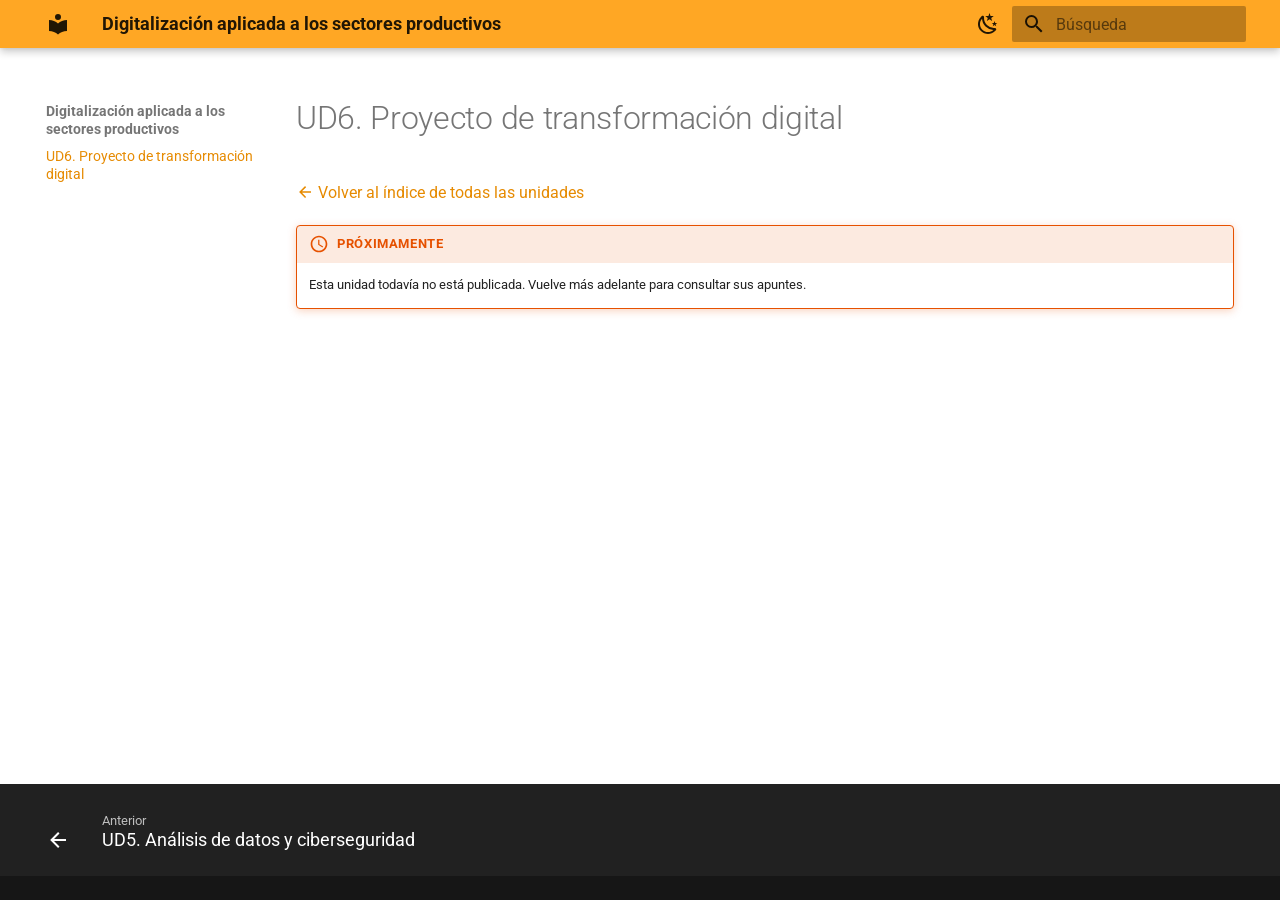
<file: ud6/index.html>
<!doctype html>
<html lang="es" class="no-js">
  <head>
    
      <meta charset="utf-8">
      <meta name="viewport" content="width=device-width,initial-scale=1">
      
        <meta name="description" content="Apuntes del módulo Digitalización aplicada a los sectores productivos — ciclos formativos de grado superior de la familia de Informática y Comunicaciones">
      
      
        <meta name="author" content="Angela B. Serrano">
      
      
        <link rel="canonical" href="https://angelabserrano.github.io/digitalizacion/ud6/">
      
      
        <link rel="prev" href="../ud5/">
      
      
      
        
      
      
      <link rel="icon" href="../assets/images/favicon.png">
      <meta name="generator" content="mkdocs-1.6.1, mkdocs-material-9.7.7">
    
    
      
        <title>UD6. Proyecto de transformación digital - Digitalización aplicada a los sectores productivos</title>
      
    
    
      <link rel="stylesheet" href="../assets/stylesheets/main.ec1eaa64.min.css">
      
        
        <link rel="stylesheet" href="../assets/stylesheets/palette.ab4e12ef.min.css">
      
      


    
    
      
    
    
      
        
        
        <link rel="preconnect" href="https://fonts.gstatic.com" crossorigin>
        <link rel="stylesheet" href="https://fonts.googleapis.com/css?family=Roboto:300,300i,400,400i,700,700i%7CRoboto+Mono:400,400i,700,700i&display=fallback">
        <style>:root{--md-text-font:"Roboto";--md-code-font:"Roboto Mono"}</style>
      
    
    
      <link rel="stylesheet" href="../stylesheets/extra.css">
    
    <script>__md_scope=new URL("..",location),__md_hash=e=>[...e].reduce(((e,_)=>(e<<5)-e+_.charCodeAt(0)),0),__md_get=(e,_=localStorage,t=__md_scope)=>JSON.parse(_.getItem(t.pathname+"."+e)),__md_set=(e,_,t=localStorage,a=__md_scope)=>{try{t.setItem(a.pathname+"."+e,JSON.stringify(_))}catch(e){}}</script>
    
      

    
    
  </head>
  
  
    
    
      
    
    
    
    
    <body dir="ltr" data-md-color-scheme="default" data-md-color-primary="orange" data-md-color-accent="deep-orange">
  
    
    <input class="md-toggle" data-md-toggle="drawer" type="checkbox" id="__drawer" autocomplete="off">
    <input class="md-toggle" data-md-toggle="search" type="checkbox" id="__search" autocomplete="off">
    <label class="md-overlay" for="__drawer"></label>
    <div data-md-component="skip">
      
        
        <a href="#ud6-proyecto-de-transformacion-digital" class="md-skip">
          Saltar a contenido
        </a>
      
    </div>
    <div data-md-component="announce">
      
    </div>
    
    
      

  

<header class="md-header md-header--shadow" data-md-component="header">
  <nav class="md-header__inner md-grid" aria-label="Cabecera">
    <a href=".." title="Digitalización aplicada a los sectores productivos" class="md-header__button md-logo" aria-label="Digitalización aplicada a los sectores productivos" data-md-component="logo">
      
  
  <svg xmlns="http://www.w3.org/2000/svg" viewBox="0 0 24 24"><path d="M12 8a3 3 0 0 0 3-3 3 3 0 0 0-3-3 3 3 0 0 0-3 3 3 3 0 0 0 3 3m0 3.54C9.64 9.35 6.5 8 3 8v11c3.5 0 6.64 1.35 9 3.54 2.36-2.19 5.5-3.54 9-3.54V8c-3.5 0-6.64 1.35-9 3.54"/></svg>

    </a>
    <label class="md-header__button md-icon" for="__drawer">
      
      <svg xmlns="http://www.w3.org/2000/svg" viewBox="0 0 24 24"><path d="M3 6h18v2H3zm0 5h18v2H3zm0 5h18v2H3z"/></svg>
    </label>
    <div class="md-header__title" data-md-component="header-title">
      <div class="md-header__ellipsis">
        <div class="md-header__topic">
          <span class="md-ellipsis">
            Digitalización aplicada a los sectores productivos
          </span>
        </div>
        <div class="md-header__topic" data-md-component="header-topic">
          <span class="md-ellipsis">
            
              UD6. Proyecto de transformación digital
            
          </span>
        </div>
      </div>
    </div>
    
      
        <form class="md-header__option" data-md-component="palette">
  
    
    
    
    <input class="md-option" data-md-color-media="" data-md-color-scheme="default" data-md-color-primary="orange" data-md-color-accent="deep-orange"  aria-label="Modo oscuro"  type="radio" name="__palette" id="__palette_0">
    
      <label class="md-header__button md-icon" title="Modo oscuro" for="__palette_1" hidden>
        <svg xmlns="http://www.w3.org/2000/svg" viewBox="0 0 24 24"><path d="m17.75 4.09-2.53 1.94.91 3.06-2.63-1.81-2.63 1.81.91-3.06-2.53-1.94L12.44 4l1.06-3 1.06 3zm3.5 6.91-1.64 1.25.59 1.98-1.7-1.17-1.7 1.17.59-1.98L15.75 11l2.06-.05L18.5 9l.69 1.95zm-2.28 4.95c.83-.08 1.72 1.1 1.19 1.85-.32.45-.66.87-1.08 1.27C15.17 23 8.84 23 4.94 19.07c-3.91-3.9-3.91-10.24 0-14.14.4-.4.82-.76 1.27-1.08.75-.53 1.93.36 1.85 1.19-.27 2.86.69 5.83 2.89 8.02a9.96 9.96 0 0 0 8.02 2.89m-1.64 2.02a12.08 12.08 0 0 1-7.8-3.47c-2.17-2.19-3.33-5-3.49-7.82-2.81 3.14-2.7 7.96.31 10.98 3.02 3.01 7.84 3.12 10.98.31"/></svg>
      </label>
    
  
    
    
    
    <input class="md-option" data-md-color-media="" data-md-color-scheme="slate" data-md-color-primary="orange" data-md-color-accent="deep-orange"  aria-label="Modo claro"  type="radio" name="__palette" id="__palette_1">
    
      <label class="md-header__button md-icon" title="Modo claro" for="__palette_0" hidden>
        <svg xmlns="http://www.w3.org/2000/svg" viewBox="0 0 24 24"><path d="M12 7a5 5 0 0 1 5 5 5 5 0 0 1-5 5 5 5 0 0 1-5-5 5 5 0 0 1 5-5m0 2a3 3 0 0 0-3 3 3 3 0 0 0 3 3 3 3 0 0 0 3-3 3 3 0 0 0-3-3m0-7 2.39 3.42C13.65 5.15 12.84 5 12 5s-1.65.15-2.39.42zM3.34 7l4.16-.35A7.2 7.2 0 0 0 5.94 8.5c-.44.74-.69 1.5-.83 2.29zm.02 10 1.76-3.77a7.131 7.131 0 0 0 2.38 4.14zM20.65 7l-1.77 3.79a7.02 7.02 0 0 0-2.38-4.15zm-.01 10-4.14.36c.59-.51 1.12-1.14 1.54-1.86.42-.73.69-1.5.83-2.29zM12 22l-2.41-3.44c.74.27 1.55.44 2.41.44.82 0 1.63-.17 2.37-.44z"/></svg>
      </label>
    
  
</form>
      
    
    
      <script>var palette=__md_get("__palette");if(palette&&palette.color){if("(prefers-color-scheme)"===palette.color.media){var media=matchMedia("(prefers-color-scheme: light)"),input=document.querySelector(media.matches?"[data-md-color-media='(prefers-color-scheme: light)']":"[data-md-color-media='(prefers-color-scheme: dark)']");palette.color.media=input.getAttribute("data-md-color-media"),palette.color.scheme=input.getAttribute("data-md-color-scheme"),palette.color.primary=input.getAttribute("data-md-color-primary"),palette.color.accent=input.getAttribute("data-md-color-accent")}for(var[key,value]of Object.entries(palette.color))document.body.setAttribute("data-md-color-"+key,value)}</script>
    
    
    
      
      
        <label class="md-header__button md-icon" for="__search">
          
          <svg xmlns="http://www.w3.org/2000/svg" viewBox="0 0 24 24"><path d="M9.5 3A6.5 6.5 0 0 1 16 9.5c0 1.61-.59 3.09-1.56 4.23l.27.27h.79l5 5-1.5 1.5-5-5v-.79l-.27-.27A6.52 6.52 0 0 1 9.5 16 6.5 6.5 0 0 1 3 9.5 6.5 6.5 0 0 1 9.5 3m0 2C7 5 5 7 5 9.5S7 14 9.5 14 14 12 14 9.5 12 5 9.5 5"/></svg>
        </label>
        <div class="md-search" data-md-component="search" role="dialog">
  <label class="md-search__overlay" for="__search"></label>
  <div class="md-search__inner" role="search">
    <form class="md-search__form" name="search">
      <input type="text" class="md-search__input" name="query" aria-label="Búsqueda" placeholder="Búsqueda" autocapitalize="off" autocorrect="off" autocomplete="off" spellcheck="false" data-md-component="search-query" required>
      <label class="md-search__icon md-icon" for="__search">
        
        <svg xmlns="http://www.w3.org/2000/svg" viewBox="0 0 24 24"><path d="M9.5 3A6.5 6.5 0 0 1 16 9.5c0 1.61-.59 3.09-1.56 4.23l.27.27h.79l5 5-1.5 1.5-5-5v-.79l-.27-.27A6.52 6.52 0 0 1 9.5 16 6.5 6.5 0 0 1 3 9.5 6.5 6.5 0 0 1 9.5 3m0 2C7 5 5 7 5 9.5S7 14 9.5 14 14 12 14 9.5 12 5 9.5 5"/></svg>
        
        <svg xmlns="http://www.w3.org/2000/svg" viewBox="0 0 24 24"><path d="M20 11v2H8l5.5 5.5-1.42 1.42L4.16 12l7.92-7.92L13.5 5.5 8 11z"/></svg>
      </label>
      <nav class="md-search__options" aria-label="Buscar">
        
        <button type="reset" class="md-search__icon md-icon" title="Limpiar" aria-label="Limpiar" tabindex="-1">
          
          <svg xmlns="http://www.w3.org/2000/svg" viewBox="0 0 24 24"><path d="M19 6.41 17.59 5 12 10.59 6.41 5 5 6.41 10.59 12 5 17.59 6.41 19 12 13.41 17.59 19 19 17.59 13.41 12z"/></svg>
        </button>
      </nav>
      
        <div class="md-search__suggest" data-md-component="search-suggest"></div>
      
    </form>
    <div class="md-search__output">
      <div class="md-search__scrollwrap" tabindex="0" data-md-scrollfix>
        <div class="md-search-result" data-md-component="search-result">
          <div class="md-search-result__meta">
            Inicializando búsqueda
          </div>
          <ol class="md-search-result__list" role="presentation"></ol>
        </div>
      </div>
    </div>
  </div>
</div>
      
    
    
  </nav>
  
</header>
    
    <div class="md-container" data-md-component="container">
      
      
        
          
        
      
      <main class="md-main" data-md-component="main">
        <div class="md-main__inner md-grid">
          
            
              
              <div class="md-sidebar md-sidebar--primary" data-md-component="sidebar" data-md-type="navigation" >
                <div class="md-sidebar__scrollwrap">
                  <div class="md-sidebar__inner">
                    



  

<nav class="md-nav md-nav--primary md-nav--integrated" aria-label="Navegación" data-md-level="0">
  <label class="md-nav__title" for="__drawer">
    <a href=".." title="Digitalización aplicada a los sectores productivos" class="md-nav__button md-logo" aria-label="Digitalización aplicada a los sectores productivos" data-md-component="logo">
      
  
  <svg xmlns="http://www.w3.org/2000/svg" viewBox="0 0 24 24"><path d="M12 8a3 3 0 0 0 3-3 3 3 0 0 0-3-3 3 3 0 0 0-3 3 3 3 0 0 0 3 3m0 3.54C9.64 9.35 6.5 8 3 8v11c3.5 0 6.64 1.35 9 3.54 2.36-2.19 5.5-3.54 9-3.54V8c-3.5 0-6.64 1.35-9 3.54"/></svg>

    </a>
    Digitalización aplicada a los sectores productivos
  </label>
  
  <ul class="md-nav__list" data-md-scrollfix>
    
      
      
  
  
  
  
    <li class="md-nav__item">
      <a href=".." class="md-nav__link">
        
  
  
  <span class="md-ellipsis">
    
  
    Inicio
  

    
  </span>
  
  

      </a>
    </li>
  

    
      
      
  
  
  
  
    <li class="md-nav__item">
      <a href="../ud1/" class="md-nav__link">
        
  
  
  <span class="md-ellipsis">
    
  
    UD1. Digitalización de los sectores productivos
  

    
  </span>
  
  

      </a>
    </li>
  

    
      
      
  
  
  
  
    <li class="md-nav__item">
      <a href="../ud2/" class="md-nav__link">
        
  
  
  <span class="md-ellipsis">
    
  
    UD2. Tecnologías digitales habilitadoras
  

    
  </span>
  
  

      </a>
    </li>
  

    
      
      
  
  
  
  
    <li class="md-nav__item">
      <a href="../ud3/" class="md-nav__link">
        
  
  
  <span class="md-ellipsis">
    
  
    UD3. La nube
  

    
  </span>
  
  

      </a>
    </li>
  

    
      
      
  
  
  
  
    <li class="md-nav__item">
      <a href="../ud4/" class="md-nav__link">
        
  
  
  <span class="md-ellipsis">
    
  
    UD4. Aplicación de la inteligencia artificial
  

    
  </span>
  
  

      </a>
    </li>
  

    
      
      
  
  
  
  
    <li class="md-nav__item">
      <a href="../ud5/" class="md-nav__link">
        
  
  
  <span class="md-ellipsis">
    
  
    UD5. Análisis de datos y ciberseguridad
  

    
  </span>
  
  

      </a>
    </li>
  

    
      
      
  
  
    
  
  
  
    <li class="md-nav__item md-nav__item--active">
      
      <input class="md-nav__toggle md-toggle" type="checkbox" id="__toc">
      
      
        
      
      
      <a href="./" class="md-nav__link md-nav__link--active">
        
  
  
  <span class="md-ellipsis">
    
  
    UD6. Proyecto de transformación digital
  

    
  </span>
  
  

      </a>
      
    </li>
  

    
  </ul>
</nav>
                  </div>
                </div>
              </div>
            
            
          
          
            <div class="md-content" data-md-component="content">
              
              <article class="md-content__inner md-typeset">
                
                  



<h1 id="ud6-proyecto-de-transformacion-digital">UD6. Proyecto de transformación digital<a class="headerlink" href="#ud6-proyecto-de-transformacion-digital" title="Permanent link">&para;</a></h1>
<p><a href="../"><span class="twemoji"><svg xmlns="http://www.w3.org/2000/svg" viewBox="0 0 24 24"><path d="M20 11v2H8l5.5 5.5-1.42 1.42L4.16 12l7.92-7.92L13.5 5.5 8 11z"/></svg></span> Volver al índice de todas las unidades</a></p>
<div class="admonition proximamente">
<p class="admonition-title">Próximamente</p>
<p>Esta unidad todavía no está publicada. Vuelve más adelante para consultar sus apuntes.</p>
</div>












                
              </article>
            </div>
          
          
<script>var target=document.getElementById(location.hash.slice(1));target&&target.name&&(target.checked=target.name.startsWith("__tabbed_"))</script>
        </div>
        
          <button type="button" class="md-top md-icon" data-md-component="top" hidden>
  
  <svg xmlns="http://www.w3.org/2000/svg" viewBox="0 0 24 24"><path d="M13 20h-2V8l-5.5 5.5-1.42-1.42L12 4.16l7.92 7.92-1.42 1.42L13 8z"/></svg>
  Volver al principio
</button>
        
      </main>
      
        <footer class="md-footer">
  
    
      
      <nav class="md-footer__inner md-grid" aria-label="Pie" >
        
          
          <a href="../ud5/" class="md-footer__link md-footer__link--prev" aria-label="Anterior: UD5. Análisis de datos y ciberseguridad">
            <div class="md-footer__button md-icon">
              
              <svg xmlns="http://www.w3.org/2000/svg" viewBox="0 0 24 24"><path d="M20 11v2H8l5.5 5.5-1.42 1.42L4.16 12l7.92-7.92L13.5 5.5 8 11z"/></svg>
            </div>
            <div class="md-footer__title">
              <span class="md-footer__direction">
                Anterior
              </span>
              <div class="md-ellipsis">
                UD5. Análisis de datos y ciberseguridad
              </div>
            </div>
          </a>
        
        
      </nav>
    
  
  <div class="md-footer-meta md-typeset">
    <div class="md-footer-meta__inner md-grid">
      <div class="md-copyright">
  
  
</div>
      
    </div>
  </div>
</footer>
      
    </div>
    <div class="md-dialog" data-md-component="dialog">
      <div class="md-dialog__inner md-typeset"></div>
    </div>
    
    
    
      
      
      <script id="__config" type="application/json">{"annotate": null, "base": "..", "features": ["navigation.top", "navigation.footer", "toc.integrate", "search.highlight", "search.suggest", "content.code.copy", "toc.follow"], "search": "../assets/javascripts/workers/search.2c215733.min.js", "tags": null, "translations": {"clipboard.copied": "Copiado al portapapeles", "clipboard.copy": "Copiar al portapapeles", "search.result.more.one": "1 m\u00e1s en esta p\u00e1gina", "search.result.more.other": "# m\u00e1s en esta p\u00e1gina", "search.result.none": "No se encontraron documentos", "search.result.one": "1 documento encontrado", "search.result.other": "# documentos encontrados", "search.result.placeholder": "Teclee para comenzar b\u00fasqueda", "search.result.term.missing": "Falta", "select.version": "Seleccionar versi\u00f3n"}, "version": null}</script>
    
    
      <script src="../assets/javascripts/bundle.d7400e89.min.js"></script>
      
    
  </body>
</html>
</file>
<file: stylesheets/extra.css>
/* Custom admonition: reto */
:root {
    --md-admonition-icon--reto: url("data:image/svg+xml;charset=utf-8,<svg xmlns='http://www.w3.org/2000/svg' viewBox='0 0 24 24'><path d='M18 2c0 0-3.3 0-6 2.6C9.3 2 6 2 6 2H2v8c0 2.8 1.9 5.1 4.5 5.8.9 2.4 2.8 4.3 5.5 4.2 2.7 0 4.6-1.8 5.5-4.2C19.9 15.1 22 12.8 22 10V2h-4zM8 13.8C6.2 13.2 4 11.3 4 9V4h2v6c0 1.4.5 2.7 2 3.8zm4 2.2c-2.2 0-4-1.8-4-4V4h3c1.1.9 2.1 2.2 2.5 3.3.4-1.1 1.4-2.4 2.5-3.3H19v8c0 2.2-1.8 4-4 4zm4-2.2c1.5-1.1 2-2.4 2-3.8V4h2v5c0 2.3-2.2 4.2-4 4.8z'/></svg>");
}

.md-typeset .admonition.reto,
.md-typeset details.reto {
    border-color: rgb(103, 58, 183);
}

.md-typeset .reto > .admonition-title,
.md-typeset .reto > summary {
    background-color: rgba(103, 58, 183, 0.1);
    color: rgb(81, 45, 145);
}

.md-typeset .reto > .admonition-title::before,
.md-typeset .reto > summary::before {
    background-color: rgb(103, 58, 183);
    -webkit-mask-image: var(--md-admonition-icon--reto);
            mask-image: var(--md-admonition-icon--reto);
}

/* Admonition "tip": más teal, coherente con la paleta primaria del sitio */
.md-typeset .tip > .admonition-title,
.md-typeset .tip > summary {
    background-color: rgba(0, 137, 123, 0.1);
}

.md-typeset .tip > .admonition-title::before,
.md-typeset .tip > summary::before {
    background-color: rgb(0, 137, 123);
}

.md-typeset .admonition.tip,
.md-typeset details.tip {
    border-color: rgb(0, 137, 123);
}

/* Admonition personalizada "Próximamente" para unidades aún no publicadas */
:root {
    --md-admonition-icon--proximamente: url("data:image/svg+xml;charset=utf-8,<svg xmlns='http://www.w3.org/2000/svg' viewBox='0 0 24 24'><path d='M12 20c-4.4 0-8-3.6-8-8s3.6-8 8-8 8 3.6 8 8-3.6 8-8 8zm0-18C6.5 2 2 6.5 2 12s4.5 10 10 10 10-4.5 10-10S17.5 2 12 2zm.5 5H11v6l5.2 3.2.8-1.3-4.5-2.7V7z'/></svg>");
}

.md-typeset .admonition.proximamente,
.md-typeset details.proximamente {
    border-color: rgb(230, 81, 0);
    box-shadow: 0 2px 8px rgba(230, 81, 0, 0.25);
}

.md-typeset .proximamente > .admonition-title,
.md-typeset .proximamente > summary {
    background-color: rgba(230, 81, 0, 0.12);
    color: rgb(230, 81, 0);
    text-transform: uppercase;
    letter-spacing: 0.05em;
    font-weight: 700;
}

.md-typeset .proximamente > .admonition-title::before,
.md-typeset .proximamente > summary::before {
    background-color: rgb(230, 81, 0);
    -webkit-mask-image: var(--md-admonition-icon--proximamente);
            mask-image: var(--md-admonition-icon--proximamente);
}

/* Insignia "Próximamente" en la portada, junto a las unidades aún no publicadas */
.md-typeset .badge-proximamente {
    display: inline-block;
    background-color: rgba(230, 81, 0, 0.12);
    color: rgb(230, 81, 0);
    box-shadow: 0 1px 4px rgba(230, 81, 0, 0.35);
    font-size: 0.7em;
    font-weight: 700;
    text-transform: uppercase;
    letter-spacing: 0.05em;
    padding: 0.15em 0.6em;
    border-radius: 999px;
    vertical-align: middle;
    margin-left: 0.4em;
}

/* Menú izquierdo: mostrar solo la unidad actual y sus apartados, no la lista
   de todas las unidades (para eso está el enlace "Volver al índice"). */
.md-nav--primary > .md-nav__list > .md-nav__item:not(.md-nav__item--active) {
    display: none;
}

/* Título de cada actividad: barra de color a todo el ancho */
.md-typeset .actividad-titulo {
    display: block;
    background-color: var(--md-primary-fg-color);
    color: var(--md-primary-bg-color);
    padding: 0.5em 0.9em;
    border-radius: 4px;
    margin: 1.4em 0 0.6em 0;
}

.md-typeset .actividad-titulo strong {
    color: inherit;
}
</file>
<file: assets/stylesheets/main.ec1eaa64.min.css>
@charset "UTF-8";html{-webkit-text-size-adjust:none;-moz-text-size-adjust:none;text-size-adjust:none;box-sizing:border-box}*,:after,:before{box-sizing:inherit}@media (prefers-reduced-motion){*,:after,:before{transition:none!important}}body{margin:0}a,button,input,label{-webkit-tap-highlight-color:transparent}a{color:inherit;text-decoration:none}hr{border:0;box-sizing:initial;display:block;height:.05rem;overflow:visible;padding:0}small{font-size:80%}sub,sup{line-height:1em}img{border-style:none}table{border-collapse:initial;border-spacing:0}td,th{font-weight:400;vertical-align:top}button{background:#0000;border:0;font-family:inherit;font-size:inherit;margin:0;padding:0}input{border:0;outline:none}:root{--md-primary-fg-color:#4051b5;--md-primary-fg-color--light:#5d6cc0;--md-primary-fg-color--dark:#303fa1;--md-primary-bg-color:#fff;--md-primary-bg-color--light:#ffffffb3;--md-accent-fg-color:#526cfe;--md-accent-fg-color--transparent:#526cfe1a;--md-accent-bg-color:#fff;--md-accent-bg-color--light:#ffffffb3}[data-md-color-scheme=default]{color-scheme:light}[data-md-color-scheme=default] img[src$="#gh-dark-mode-only"],[data-md-color-scheme=default] img[src$="#only-dark"]{display:none}:root,[data-md-color-scheme=default]{--md-hue:225deg;--md-default-fg-color:#000000de;--md-default-fg-color--light:#0000008a;--md-default-fg-color--lighter:#00000052;--md-default-fg-color--lightest:#00000012;--md-default-bg-color:#fff;--md-default-bg-color--light:#ffffffb3;--md-default-bg-color--lighter:#ffffff4d;--md-default-bg-color--lightest:#ffffff1f;--md-code-fg-color:#36464e;--md-code-bg-color:#f5f5f5;--md-code-bg-color--light:#f5f5f5b3;--md-code-bg-color--lighter:#f5f5f54d;--md-code-hl-color:#4287ff;--md-code-hl-color--light:#4287ff1a;--md-code-hl-number-color:#d52a2a;--md-code-hl-special-color:#db1457;--md-code-hl-function-color:#a846b9;--md-code-hl-constant-color:#6e59d9;--md-code-hl-keyword-color:#3f6ec6;--md-code-hl-string-color:#1c7d4d;--md-code-hl-name-color:var(--md-code-fg-color);--md-code-hl-operator-color:var(--md-default-fg-color--light);--md-code-hl-punctuation-color:var(--md-default-fg-color--light);--md-code-hl-comment-color:var(--md-default-fg-color--light);--md-code-hl-generic-color:var(--md-default-fg-color--light);--md-code-hl-variable-color:var(--md-default-fg-color--light);--md-typeset-color:var(--md-default-fg-color);--md-typeset-a-color:var(--md-primary-fg-color);--md-typeset-del-color:#f5503d26;--md-typeset-ins-color:#0bd57026;--md-typeset-kbd-color:#fafafa;--md-typeset-kbd-accent-color:#fff;--md-typeset-kbd-border-color:#b8b8b8;--md-typeset-mark-color:#ffff0080;--md-typeset-table-color:#0000001f;--md-typeset-table-color--light:rgba(0,0,0,.035);--md-admonition-fg-color:var(--md-default-fg-color);--md-admonition-bg-color:var(--md-default-bg-color);--md-warning-fg-color:#000000de;--md-warning-bg-color:#ff9;--md-footer-fg-color:#fff;--md-footer-fg-color--light:#ffffffb3;--md-footer-fg-color--lighter:#ffffff73;--md-footer-bg-color:#000000de;--md-footer-bg-color--dark:#00000052;--md-shadow-z1:0 0.2rem 0.5rem #0000000d,0 0 0.05rem #0000001a;--md-shadow-z2:0 0.2rem 0.5rem #0000001a,0 0 0.05rem #00000040;--md-shadow-z3:0 0.2rem 0.5rem #0003,0 0 0.05rem #00000059}.md-icon svg{fill:currentcolor;display:block;height:1.2rem;width:1.2rem}body{-webkit-font-smoothing:antialiased;-moz-osx-font-smoothing:grayscale;--md-text-font-family:var(--md-text-font,_),-apple-system,BlinkMacSystemFont,Helvetica,Arial,sans-serif;--md-code-font-family:var(--md-code-font,_),SFMono-Regular,Consolas,Menlo,monospace}aside,body,input{font-feature-settings:"kern","liga";color:var(--md-typeset-color);font-family:var(--md-text-font-family)}code,kbd,pre{font-feature-settings:"kern";font-family:var(--md-code-font-family)}:root{--md-typeset-table-sort-icon:url('data:image/svg+xml;charset=utf-8,<svg xmlns="http://www.w3.org/2000/svg" viewBox="0 0 24 24"><path d="m18 21-4-4h3V7h-3l4-4 4 4h-3v10h3M2 19v-2h10v2M2 13v-2h7v2M2 7V5h4v2z"/></svg>');--md-typeset-table-sort-icon--asc:url('data:image/svg+xml;charset=utf-8,<svg xmlns="http://www.w3.org/2000/svg" viewBox="0 0 24 24"><path d="M19 17h3l-4 4-4-4h3V3h2M2 17h10v2H2M6 5v2H2V5m0 6h7v2H2z"/></svg>');--md-typeset-table-sort-icon--desc:url('data:image/svg+xml;charset=utf-8,<svg xmlns="http://www.w3.org/2000/svg" viewBox="0 0 24 24"><path d="M19 7h3l-4-4-4 4h3v14h2M2 17h10v2H2M6 5v2H2V5m0 6h7v2H2z"/></svg>')}.md-typeset{-webkit-print-color-adjust:exact;color-adjust:exact;font-size:.8rem;line-height:1.6;overflow-wrap:break-word}@media print{.md-typeset{font-size:.68rem}}.md-typeset blockquote,.md-typeset dl,.md-typeset figure,.md-typeset ol,.md-typeset pre,.md-typeset ul{margin-bottom:1em;margin-top:1em}.md-typeset h1{color:var(--md-default-fg-color--light);font-size:2em;line-height:1.3;margin:0 0 1.25em}.md-typeset h1,.md-typeset h2{font-weight:300;letter-spacing:-.01em}.md-typeset h2{font-size:1.5625em;line-height:1.4;margin:1.6em 0 .64em}.md-typeset h3{font-size:1.25em;font-weight:400;letter-spacing:-.01em;line-height:1.5;margin:1.6em 0 .8em}.md-typeset h2+h3{margin-top:.8em}.md-typeset h4{font-weight:700;letter-spacing:-.01em;margin:1em 0}.md-typeset h5,.md-typeset h6{color:var(--md-default-fg-color--light);font-size:.8em;font-weight:700;letter-spacing:-.01em;margin:1.25em 0}.md-typeset h5{text-transform:uppercase}.md-typeset h5 code{text-transform:none}.md-typeset hr{border-bottom:.05rem solid var(--md-default-fg-color--lightest);display:flow-root;margin:1.5em 0}.md-typeset a{color:var(--md-typeset-a-color);word-break:break-word}.md-typeset a,.md-typeset a:before{transition:color 125ms}.md-typeset a:focus,.md-typeset a:hover{color:var(--md-accent-fg-color)}.md-typeset a:focus code,.md-typeset a:hover code{background-color:var(--md-accent-fg-color--transparent);color:var(--md-accent-fg-color)}.md-typeset a code{color:var(--md-typeset-a-color)}.md-typeset a.focus-visible{outline-color:var(--md-accent-fg-color);outline-offset:.2rem}.md-typeset code,.md-typeset kbd,.md-typeset pre{color:var(--md-code-fg-color);direction:ltr;font-variant-ligatures:none;transition:background-color 125ms}@media print{.md-typeset code,.md-typeset kbd,.md-typeset pre{white-space:pre-wrap}}.md-typeset code{background-color:var(--md-code-bg-color);border-radius:.1rem;-webkit-box-decoration-break:clone;box-decoration-break:clone;font-size:.85em;padding:0 .2941176471em;transition:color 125ms,background-color 125ms;word-break:break-word}.md-typeset code:not(.focus-visible){-webkit-tap-highlight-color:transparent;outline:none}.md-typeset pre{display:flow-root;line-height:1.4;position:relative}.md-typeset pre>code{-webkit-box-decoration-break:slice;box-decoration-break:slice;box-shadow:none;display:block;margin:0;outline-color:var(--md-accent-fg-color);overflow:auto;padding:.7720588235em 1.1764705882em;scrollbar-color:var(--md-default-fg-color--lighter) #0000;scrollbar-width:thin;touch-action:auto;word-break:normal}.md-typeset pre>code:hover{scrollbar-color:var(--md-accent-fg-color) #0000}.md-typeset pre>code::-webkit-scrollbar{height:.2rem;width:.2rem}.md-typeset pre>code::-webkit-scrollbar-thumb{background-color:var(--md-default-fg-color--lighter)}.md-typeset pre>code::-webkit-scrollbar-thumb:hover{background-color:var(--md-accent-fg-color)}.md-typeset kbd{background-color:var(--md-typeset-kbd-color);border-radius:.1rem;box-shadow:0 .1rem 0 .05rem var(--md-typeset-kbd-border-color),0 .1rem 0 var(--md-typeset-kbd-border-color),0 -.1rem .2rem var(--md-typeset-kbd-accent-color) inset;color:var(--md-default-fg-color);display:inline-block;font-size:.75em;padding:0 .6666666667em;vertical-align:text-top;word-break:break-word}.md-typeset mark{background-color:var(--md-typeset-mark-color);-webkit-box-decoration-break:clone;box-decoration-break:clone;color:inherit;word-break:break-word}.md-typeset abbr{cursor:help;text-decoration:none}.md-typeset [data-preview],.md-typeset abbr{border-bottom:.05rem dotted var(--md-default-fg-color--light)}.md-typeset small{opacity:.75}[dir=ltr] .md-typeset sub,[dir=ltr] .md-typeset sup{margin-left:.078125em}[dir=rtl] .md-typeset sub,[dir=rtl] .md-typeset sup{margin-right:.078125em}[dir=ltr] .md-typeset blockquote{padding-left:.6rem}[dir=rtl] .md-typeset blockquote{padding-right:.6rem}[dir=ltr] .md-typeset blockquote{border-left:.2rem solid var(--md-default-fg-color--lighter)}[dir=rtl] .md-typeset blockquote{border-right:.2rem solid var(--md-default-fg-color--lighter)}.md-typeset blockquote{color:var(--md-default-fg-color--light);margin-left:0;margin-right:0}.md-typeset ul{list-style-type:disc}.md-typeset ul[type]{list-style-type:revert-layer}[dir=ltr] .md-typeset ol,[dir=ltr] .md-typeset ul{margin-left:.625em}[dir=rtl] .md-typeset ol,[dir=rtl] .md-typeset ul{margin-right:.625em}.md-typeset ol,.md-typeset ul{padding:0}.md-typeset ol:not([hidden]),.md-typeset ul:not([hidden]){display:flow-root}.md-typeset ol ol,.md-typeset ul ol{list-style-type:lower-alpha}.md-typeset ol ol ol,.md-typeset ul ol ol{list-style-type:lower-roman}.md-typeset ol ol ol ol,.md-typeset ul ol ol ol{list-style-type:upper-alpha}.md-typeset ol ol ol ol ol,.md-typeset ul ol ol ol ol{list-style-type:upper-roman}.md-typeset ol[type],.md-typeset ul[type]{list-style-type:revert-layer}[dir=ltr] .md-typeset ol li,[dir=ltr] .md-typeset ul li{margin-left:1.25em}[dir=rtl] .md-typeset ol li,[dir=rtl] .md-typeset ul li{margin-right:1.25em}.md-typeset ol li,.md-typeset ul li{margin-bottom:.5em}.md-typeset ol li blockquote,.md-typeset ol li p,.md-typeset ul li blockquote,.md-typeset ul li p{margin:.5em 0}.md-typeset ol li:last-child,.md-typeset ul li:last-child{margin-bottom:0}[dir=ltr] .md-typeset ol li ol,[dir=ltr] .md-typeset ol li ul,[dir=ltr] .md-typeset ul li ol,[dir=ltr] .md-typeset ul li ul{margin-left:.625em}[dir=rtl] .md-typeset ol li ol,[dir=rtl] .md-typeset ol li ul,[dir=rtl] .md-typeset ul li ol,[dir=rtl] .md-typeset ul li ul{margin-right:.625em}.md-typeset ol li ol,.md-typeset ol li ul,.md-typeset ul li ol,.md-typeset ul li ul{margin-bottom:.5em;margin-top:.5em}[dir=ltr] .md-typeset dd{margin-left:1.875em}[dir=rtl] .md-typeset dd{margin-right:1.875em}.md-typeset dd{margin-bottom:1.5em;margin-top:1em}.md-typeset img,.md-typeset svg,.md-typeset video{height:auto;max-width:100%}.md-typeset img[align=left]{margin:1em 1em 1em 0}.md-typeset img[align=right]{margin:1em 0 1em 1em}.md-typeset img[align]:only-child{margin-top:0}.md-typeset figure{display:flow-root;margin:1em auto;max-width:100%;text-align:center;width:fit-content}.md-typeset figure img{display:block;margin:0 auto}.md-typeset figcaption{font-style:italic;margin:1em auto;max-width:24rem}.md-typeset iframe{max-width:100%}.md-typeset table:not([class]){background-color:var(--md-default-bg-color);border:.05rem solid var(--md-typeset-table-color);border-radius:.1rem;display:inline-block;font-size:.64rem;max-width:100%;overflow:auto;touch-action:auto}@media print{.md-typeset table:not([class]){display:table}}.md-typeset table:not([class])+*{margin-top:1.5em}.md-typeset table:not([class]) td>:first-child,.md-typeset table:not([class]) th>:first-child{margin-top:0}.md-typeset table:not([class]) td>:last-child,.md-typeset table:not([class]) th>:last-child{margin-bottom:0}.md-typeset table:not([class]) td:not([align]),.md-typeset table:not([class]) th:not([align]){text-align:left}[dir=rtl] .md-typeset table:not([class]) td:not([align]),[dir=rtl] .md-typeset table:not([class]) th:not([align]){text-align:right}.md-typeset table:not([class]) th{font-weight:700;min-width:5rem;padding:.9375em 1.25em;vertical-align:top}.md-typeset table:not([class]) td{border-top:.05rem solid var(--md-typeset-table-color);padding:.9375em 1.25em;vertical-align:top}.md-typeset table:not([class]) tbody tr{transition:background-color 125ms}.md-typeset table:not([class]) tbody tr:hover{background-color:var(--md-typeset-table-color--light);box-shadow:0 .05rem 0 var(--md-default-bg-color) inset}.md-typeset table:not([class]) a{word-break:normal}.md-typeset table th[role=columnheader]{cursor:pointer}[dir=ltr] .md-typeset table th[role=columnheader]:after{margin-left:.5em}[dir=rtl] .md-typeset table th[role=columnheader]:after{margin-right:.5em}.md-typeset table th[role=columnheader]:after{content:"";display:inline-block;height:1.2em;-webkit-mask-image:var(--md-typeset-table-sort-icon);mask-image:var(--md-typeset-table-sort-icon);-webkit-mask-repeat:no-repeat;mask-repeat:no-repeat;-webkit-mask-size:contain;mask-size:contain;transition:background-color 125ms;vertical-align:text-bottom;width:1.2em}.md-typeset table th[role=columnheader]:hover:after{background-color:var(--md-default-fg-color--lighter)}.md-typeset table th[role=columnheader][aria-sort=ascending]:after{background-color:var(--md-default-fg-color--light);-webkit-mask-image:var(--md-typeset-table-sort-icon--asc);mask-image:var(--md-typeset-table-sort-icon--asc)}.md-typeset table th[role=columnheader][aria-sort=descending]:after{background-color:var(--md-default-fg-color--light);-webkit-mask-image:var(--md-typeset-table-sort-icon--desc);mask-image:var(--md-typeset-table-sort-icon--desc)}.md-typeset__scrollwrap{margin:1em -.8rem;overflow-x:auto;touch-action:auto}.md-typeset__table{display:inline-block;margin-bottom:.5em;padding:0 .8rem}@media print{.md-typeset__table{display:block}}html .md-typeset__table table{display:table;margin:0;overflow:hidden;width:100%}@media screen and (max-width:44.984375em){.md-content__inner>pre{margin:1em -.8rem}.md-content__inner>pre code{border-radius:0}}.md-typeset .md-author{border-radius:100%;display:block;flex-shrink:0;height:1.6rem;overflow:hidden;position:relative;transition:color 125ms,transform 125ms;width:1.6rem}.md-typeset .md-author img{display:block}.md-typeset .md-author--more{background:var(--md-default-fg-color--lightest);color:var(--md-default-fg-color--lighter);font-size:.6rem;font-weight:700;line-height:1.6rem;text-align:center}.md-typeset .md-author--long{height:2.4rem;width:2.4rem}.md-typeset a.md-author{transform:scale(1)}.md-typeset a.md-author img{border-radius:100%;filter:grayscale(100%) opacity(75%);transition:filter 125ms}.md-typeset a.md-author:focus,.md-typeset a.md-author:hover{transform:scale(1.1);z-index:1}.md-typeset a.md-author:focus img,.md-typeset a.md-author:hover img{filter:grayscale(0)}.md-banner{background-color:var(--md-footer-bg-color);color:var(--md-footer-fg-color);overflow:auto}@media print{.md-banner{display:none}}.md-banner--warning{background-color:var(--md-warning-bg-color);color:var(--md-warning-fg-color)}.md-banner__inner{font-size:.7rem;margin:.6rem auto;padding:0 .8rem}[dir=ltr] .md-banner__button{float:right}[dir=rtl] .md-banner__button{float:left}.md-banner__button{color:inherit;cursor:pointer;transition:opacity .25s}.no-js .md-banner__button{display:none}.md-banner__button:hover{opacity:.7}html{font-size:125%;height:100%;overflow-x:hidden}@media screen and (min-width:100em){html{font-size:137.5%}}@media screen and (min-width:125em){html{font-size:150%}}body{background-color:var(--md-default-bg-color);display:flex;flex-direction:column;font-size:.5rem;min-height:100%;position:relative;width:100%}@media print{body{display:block}}@media screen and (max-width:59.984375em){body[data-md-scrolllock]{position:fixed}}.md-grid{margin-left:auto;margin-right:auto;max-width:61rem}.md-container{display:flex;flex-direction:column;flex-grow:1}@media print{.md-container{display:block}}.md-main{flex-grow:1}.md-main__inner{display:flex;height:100%;margin-top:1.5rem}.md-ellipsis{overflow:hidden;text-overflow:ellipsis}.md-toggle{display:none}.md-option{height:0;opacity:0;position:absolute;width:0}.md-option:checked+label:not([hidden]){display:block}.md-option.focus-visible+label{outline-color:var(--md-accent-fg-color);outline-style:auto}.md-skip{background-color:var(--md-default-fg-color);border-radius:.1rem;color:var(--md-default-bg-color);font-size:.64rem;margin:.5rem;opacity:0;outline-color:var(--md-accent-fg-color);padding:.3rem .5rem;position:fixed;transform:translateY(.4rem);z-index:-1}.md-skip:focus{opacity:1;transform:translateY(0);transition:transform .25s cubic-bezier(.4,0,.2,1),opacity 175ms 75ms;z-index:10}@page{margin:25mm}:root{--md-clipboard-icon:url('data:image/svg+xml;charset=utf-8,<svg xmlns="http://www.w3.org/2000/svg" viewBox="0 0 24 24"><path d="M19 21H8V7h11m0-2H8a2 2 0 0 0-2 2v14a2 2 0 0 0 2 2h11a2 2 0 0 0 2-2V7a2 2 0 0 0-2-2m-3-4H4a2 2 0 0 0-2 2v14h2V3h12z"/></svg>')}.md-clipboard{border-radius:.1rem;color:var(--md-default-fg-color--lightest);cursor:pointer;height:1.5em;outline-color:var(--md-accent-fg-color);outline-offset:.1rem;transition:color .25s;width:1.5em;z-index:1}@media print{.md-clipboard{display:none}}.md-clipboard:not(.focus-visible){-webkit-tap-highlight-color:transparent;outline:none}:hover>.md-clipboard{color:var(--md-default-fg-color--light)}.md-clipboard:focus,.md-clipboard:hover{color:var(--md-accent-fg-color)}.md-clipboard:after{background-color:currentcolor;content:"";display:block;height:1.125em;margin:0 auto;-webkit-mask-image:var(--md-clipboard-icon);mask-image:var(--md-clipboard-icon);-webkit-mask-position:center;mask-position:center;-webkit-mask-repeat:no-repeat;mask-repeat:no-repeat;-webkit-mask-size:contain;mask-size:contain;width:1.125em}.md-clipboard--inline{cursor:pointer}.md-clipboard--inline code{transition:color .25s,background-color .25s}.md-clipboard--inline:focus code,.md-clipboard--inline:hover code{background-color:var(--md-accent-fg-color--transparent);color:var(--md-accent-fg-color)}:root{--md-code-select-icon:url('data:image/svg+xml;charset=utf-8,<svg xmlns="http://www.w3.org/2000/svg" viewBox="0 0 24 24"><path d="M19 19h-4v2h4c1.1 0 2-.9 2-2v-4h-2m0-12h-4v2h4v4h2V5c0-1.1-.9-2-2-2M5 5h4V3H5c-1.1 0-2 .9-2 2v4h2m0 6H3v4c0 1.1.9 2 2 2h4v-2H5zm2-4h2v2H7zm4 0h2v2h-2zm4 0h2v2h-2zM7 7h2v2H7zm4 0h2v2h-2zm4 0h2v2h-2zm-8 8h2v2H7zm4 0h2v2h-2zm4 0h2v2h-2z"/></svg>');--md-code-copy-icon:url('data:image/svg+xml;charset=utf-8,<svg xmlns="http://www.w3.org/2000/svg" viewBox="0 0 24 24"><path d="M19 21H8V7h11m0-2H8a2 2 0 0 0-2 2v14a2 2 0 0 0 2 2h11a2 2 0 0 0 2-2V7a2 2 0 0 0-2-2m-3-4H4a2 2 0 0 0-2 2v14h2V3h12z"/></svg>')}.md-typeset .md-code__content{display:grid}.md-code__nav{background-color:var(--md-code-bg-color--lighter);border-radius:.1rem;display:flex;gap:.2rem;padding:.2rem;position:absolute;right:.25em;top:.25em;transition:background-color .25s;z-index:1}:hover>.md-code__nav{background-color:var(--md-code-bg-color--light)}.md-code__button{color:var(--md-default-fg-color--lightest);cursor:pointer;display:block;height:1.5em;outline-color:var(--md-accent-fg-color);outline-offset:.1rem;transition:color .25s;width:1.5em}:hover>*>.md-code__button{color:var(--md-default-fg-color--light)}.md-code__button.focus-visible,.md-code__button:hover{color:var(--md-accent-fg-color)}.md-code__button--active{color:var(--md-default-fg-color)!important}.md-code__button:after{background-color:currentcolor;content:"";display:block;height:1.125em;margin:0 auto;-webkit-mask-position:center;mask-position:center;-webkit-mask-repeat:no-repeat;mask-repeat:no-repeat;-webkit-mask-size:contain;mask-size:contain;width:1.125em}.md-code__button[data-md-type=select]:after{-webkit-mask-image:var(--md-code-select-icon);mask-image:var(--md-code-select-icon)}.md-code__button[data-md-type=copy]:after{-webkit-mask-image:var(--md-code-copy-icon);mask-image:var(--md-code-copy-icon)}@keyframes consent{0%{opacity:0;transform:translateY(100%)}to{opacity:1;transform:translateY(0)}}@keyframes overlay{0%{opacity:0}to{opacity:1}}.md-consent__overlay{animation:overlay .25s both;-webkit-backdrop-filter:blur(.1rem);backdrop-filter:blur(.1rem);background-color:#0000008a;height:100%;opacity:1;position:fixed;top:0;width:100%;z-index:5}.md-consent__inner{animation:consent .5s cubic-bezier(.1,.7,.1,1) both;background-color:var(--md-default-bg-color);border:0;border-radius:.1rem;bottom:0;box-shadow:0 0 .2rem #0000001a,0 .2rem .4rem #0003;max-height:100%;overflow:auto;padding:0;position:fixed;width:100%;z-index:5}.md-consent__form{padding:.8rem}.md-consent__settings{display:none;margin:1em 0}input:checked+.md-consent__settings{display:block}.md-consent__controls{margin-bottom:.8rem}.md-typeset .md-consent__controls .md-button{display:inline}@media screen and (max-width:44.984375em){.md-typeset .md-consent__controls .md-button{display:block;margin-top:.4rem;text-align:center;width:100%}}.md-consent label{cursor:pointer}.md-content{flex-grow:1;min-width:0}.md-content__inner{margin:0 .8rem 1.2rem;padding-top:.6rem}@media screen and (min-width:76.25em){[dir=ltr] .md-sidebar--primary:not([hidden])~.md-content>.md-content__inner{margin-left:1.2rem}[dir=ltr] .md-sidebar--secondary:not([hidden])~.md-content>.md-content__inner,[dir=rtl] .md-sidebar--primary:not([hidden])~.md-content>.md-content__inner{margin-right:1.2rem}[dir=rtl] .md-sidebar--secondary:not([hidden])~.md-content>.md-content__inner{margin-left:1.2rem}}.md-content__inner:before{content:"";display:block;height:.4rem}.md-content__inner>:last-child{margin-bottom:0}[dir=ltr] .md-content__button{float:right}[dir=rtl] .md-content__button{float:left}[dir=ltr] .md-content__button{margin-left:.4rem}[dir=rtl] .md-content__button{margin-right:.4rem}.md-content__button{margin:.4rem 0;padding:0}@media print{.md-content__button{display:none}}.md-typeset .md-content__button{color:var(--md-default-fg-color--lighter)}.md-content__button svg{display:inline;vertical-align:top}[dir=rtl] .md-content__button svg{transform:scaleX(-1)}[dir=ltr] .md-dialog{right:.8rem}[dir=rtl] .md-dialog{left:.8rem}.md-dialog{background-color:var(--md-default-fg-color);border-radius:.1rem;bottom:.8rem;box-shadow:var(--md-shadow-z3);min-width:11.1rem;opacity:0;padding:.4rem .6rem;pointer-events:none;position:fixed;transform:translateY(100%);transition:transform 0ms .4s,opacity .4s;z-index:4}@media print{.md-dialog{display:none}}.md-dialog--active{opacity:1;pointer-events:auto;transform:translateY(0);transition:transform .4s cubic-bezier(.075,.85,.175,1),opacity .4s}.md-dialog__inner{color:var(--md-default-bg-color);font-size:.7rem}.md-feedback{margin:2em 0 1em;text-align:center}.md-feedback fieldset{border:none;margin:0;padding:0}.md-feedback__title{font-weight:700;margin:1em auto}.md-feedback__inner{position:relative}.md-feedback__list{display:flex;flex-wrap:wrap;place-content:baseline center;position:relative}.md-feedback__list:hover .md-icon:not(:disabled){color:var(--md-default-fg-color--lighter)}:disabled .md-feedback__list{min-height:1.8rem}.md-feedback__icon{color:var(--md-default-fg-color--light);cursor:pointer;flex-shrink:0;margin:0 .1rem;transition:color 125ms}.md-feedback__icon:not(:disabled).md-icon:hover{color:var(--md-accent-fg-color)}.md-feedback__icon:disabled{color:var(--md-default-fg-color--lightest);pointer-events:none}.md-feedback__note{opacity:0;position:relative;transform:translateY(.4rem);transition:transform .4s cubic-bezier(.1,.7,.1,1),opacity .15s}.md-feedback__note>*{margin:0 auto;max-width:16rem}:disabled .md-feedback__note{opacity:1;transform:translateY(0)}@media print{.md-feedback{display:none}}.md-footer{background-color:var(--md-footer-bg-color);color:var(--md-footer-fg-color)}@media print{.md-footer{display:none}}.md-footer__inner{justify-content:space-between;overflow:auto;padding:.2rem}.md-footer__inner:not([hidden]){display:flex}.md-footer__link{align-items:end;display:flex;flex-grow:0.01;margin-bottom:.4rem;margin-top:1rem;max-width:100%;outline-color:var(--md-accent-fg-color);overflow:hidden;transition:opacity .25s}.md-footer__link:focus,.md-footer__link:hover{opacity:.7}[dir=rtl] .md-footer__link svg{transform:scaleX(-1)}@media screen and (max-width:44.984375em){.md-footer__link--prev{flex-shrink:0}.md-footer__link--prev .md-footer__title{display:none}}[dir=ltr] .md-footer__link--next{margin-left:auto}[dir=rtl] .md-footer__link--next{margin-right:auto}.md-footer__link--next{text-align:right}[dir=rtl] .md-footer__link--next{text-align:left}.md-footer__title{flex-grow:1;font-size:.9rem;margin-bottom:.7rem;max-width:calc(100% - 2.4rem);padding:0 1rem;white-space:nowrap}.md-footer__button{margin:.2rem;padding:.4rem}.md-footer__direction{font-size:.64rem;opacity:.7}.md-footer-meta{background-color:var(--md-footer-bg-color--dark)}.md-footer-meta__inner{display:flex;flex-wrap:wrap;justify-content:space-between;padding:.2rem}html .md-footer-meta.md-typeset a{color:var(--md-footer-fg-color--light)}html .md-footer-meta.md-typeset a:focus,html .md-footer-meta.md-typeset a:hover{color:var(--md-footer-fg-color)}.md-copyright{color:var(--md-footer-fg-color--lighter);font-size:.64rem;margin:auto .6rem;padding:.4rem 0;width:100%}@media screen and (min-width:45em){.md-copyright{width:auto}}.md-copyright__highlight{color:var(--md-footer-fg-color--light)}.md-social{display:inline-flex;gap:.2rem;margin:0 .4rem;padding:.2rem 0 .6rem}@media screen and (min-width:45em){.md-social{padding:.6rem 0}}.md-social__link{display:inline-block;height:1.6rem;text-align:center;width:1.6rem}.md-social__link:before{line-height:1.9}.md-social__link svg{fill:currentcolor;max-height:.8rem;vertical-align:-25%}.md-typeset .md-button{border:.1rem solid;border-radius:.1rem;color:var(--md-primary-fg-color);cursor:pointer;display:inline-block;font-weight:700;padding:.625em 2em;transition:color 125ms,background-color 125ms,border-color 125ms}.md-typeset .md-button--primary{background-color:var(--md-primary-fg-color);border-color:var(--md-primary-fg-color);color:var(--md-primary-bg-color)}.md-typeset .md-button:focus,.md-typeset .md-button:hover{background-color:var(--md-accent-fg-color);border-color:var(--md-accent-fg-color);color:var(--md-accent-bg-color)}[dir=ltr] .md-typeset .md-input{border-top-left-radius:.1rem}[dir=ltr] .md-typeset .md-input,[dir=rtl] .md-typeset .md-input{border-top-right-radius:.1rem}[dir=rtl] .md-typeset .md-input{border-top-left-radius:.1rem}.md-typeset .md-input{border-bottom:.1rem solid var(--md-default-fg-color--lighter);box-shadow:var(--md-shadow-z1);font-size:.8rem;height:1.8rem;padding:0 .6rem;transition:border .25s,box-shadow .25s}.md-typeset .md-input:focus,.md-typeset .md-input:hover{border-bottom-color:var(--md-accent-fg-color);box-shadow:var(--md-shadow-z2)}.md-typeset .md-input--stretch{width:100%}.md-header{background-color:var(--md-primary-fg-color);box-shadow:0 0 .2rem #0000,0 .2rem .4rem #0000;color:var(--md-primary-bg-color);display:block;left:0;position:sticky;right:0;top:0;z-index:4}@media print{.md-header{display:none}}.md-header[hidden]{transform:translateY(-100%);transition:transform .25s cubic-bezier(.8,0,.6,1),box-shadow .25s}.md-header--shadow{box-shadow:0 0 .2rem #0000001a,0 .2rem .4rem #0003;transition:transform .25s cubic-bezier(.1,.7,.1,1),box-shadow .25s}.md-header__inner{align-items:center;display:flex;padding:0 .2rem}.md-header__button{color:currentcolor;cursor:pointer;margin:.2rem;outline-color:var(--md-accent-fg-color);padding:.4rem;position:relative;transition:opacity .25s;vertical-align:middle;z-index:1}.md-header__button:hover{opacity:.7}.md-header__button:not([hidden]){display:inline-block}.md-header__button:not(.focus-visible){-webkit-tap-highlight-color:transparent;outline:none}.md-header__button.md-logo{margin:.2rem;padding:.4rem}@media screen and (max-width:76.234375em){.md-header__button.md-logo{display:none}}.md-header__button.md-logo img,.md-header__button.md-logo svg{fill:currentcolor;display:block;height:1.2rem;width:auto}@media screen and (min-width:60em){.md-header__button[for=__search]{display:none}}.no-js .md-header__button[for=__search]{display:none}[dir=rtl] .md-header__button[for=__search] svg{transform:scaleX(-1)}@media screen and (min-width:76.25em){.md-header__button[for=__drawer]{display:none}}.md-header__topic{display:flex;max-width:100%;position:absolute;transition:transform .4s cubic-bezier(.1,.7,.1,1),opacity .15s;white-space:nowrap}.md-header__topic+.md-header__topic{opacity:0;pointer-events:none;transform:translateX(1.25rem);transition:transform .4s cubic-bezier(1,.7,.1,.1),opacity .15s;z-index:-1}[dir=rtl] .md-header__topic+.md-header__topic{transform:translateX(-1.25rem)}.md-header__topic:first-child{font-weight:700}[dir=ltr] .md-header__title{margin-left:1rem;margin-right:.4rem}[dir=rtl] .md-header__title{margin-left:.4rem;margin-right:1rem}.md-header__title{flex-grow:1;font-size:.9rem;height:2.4rem;line-height:2.4rem}.md-header__title--active .md-header__topic{opacity:0;pointer-events:none;transform:translateX(-1.25rem);transition:transform .4s cubic-bezier(1,.7,.1,.1),opacity .15s;z-index:-1}[dir=rtl] .md-header__title--active .md-header__topic{transform:translateX(1.25rem)}.md-header__title--active .md-header__topic+.md-header__topic{opacity:1;pointer-events:auto;transform:translateX(0);transition:transform .4s cubic-bezier(.1,.7,.1,1),opacity .15s;z-index:0}.md-header__title>.md-header__ellipsis{height:100%;position:relative;width:100%}.md-header__option{display:flex;flex-shrink:0;max-width:100%;transition:max-width 0ms .25s,opacity .25s .25s;white-space:nowrap}[data-md-toggle=search]:checked~.md-header .md-header__option{max-width:0;opacity:0;transition:max-width 0ms,opacity 0ms}.md-header__option>input{bottom:0}.md-header__source{display:none}@media screen and (min-width:60em){[dir=ltr] .md-header__source{margin-left:1rem}[dir=rtl] .md-header__source{margin-right:1rem}.md-header__source{display:block;max-width:11.7rem;width:11.7rem}}@media screen and (min-width:76.25em){[dir=ltr] .md-header__source{margin-left:1.4rem}[dir=rtl] .md-header__source{margin-right:1.4rem}}.md-meta{color:var(--md-default-fg-color--light);font-size:.7rem;line-height:1.3}.md-meta__list{display:inline-flex;flex-wrap:wrap;list-style:none;margin:0;padding:0}.md-meta__item:not(:last-child):after{content:"·";margin-left:.2rem;margin-right:.2rem}.md-meta__link{color:var(--md-typeset-a-color)}.md-meta__link:focus,.md-meta__link:hover{color:var(--md-accent-fg-color)}.md-draft{background-color:#ff1744;border-radius:.125em;color:#fff;display:inline-block;font-weight:700;padding-left:.5714285714em;padding-right:.5714285714em}:root{--md-nav-icon--prev:url('data:image/svg+xml;charset=utf-8,<svg xmlns="http://www.w3.org/2000/svg" viewBox="0 0 24 24"><path d="M20 11v2H8l5.5 5.5-1.42 1.42L4.16 12l7.92-7.92L13.5 5.5 8 11z"/></svg>');--md-nav-icon--next:url('data:image/svg+xml;charset=utf-8,<svg xmlns="http://www.w3.org/2000/svg" viewBox="0 0 24 24"><path d="M8.59 16.58 13.17 12 8.59 7.41 10 6l6 6-6 6z"/></svg>');--md-toc-icon:url('data:image/svg+xml;charset=utf-8,<svg xmlns="http://www.w3.org/2000/svg" viewBox="0 0 24 24"><path d="M3 9h14V7H3zm0 4h14v-2H3zm0 4h14v-2H3zm16 0h2v-2h-2zm0-10v2h2V7zm0 6h2v-2h-2z"/></svg>')}.md-nav{font-size:.7rem;line-height:1.3}.md-nav__title{color:var(--md-default-fg-color--light);display:block;font-weight:700;overflow:hidden;padding:0 .6rem;text-overflow:ellipsis}.md-nav__title .md-nav__button{display:none}.md-nav__title .md-nav__button img{height:100%;width:auto}.md-nav__title .md-nav__button.md-logo img,.md-nav__title .md-nav__button.md-logo svg{fill:currentcolor;display:block;height:2.4rem;max-width:100%;object-fit:contain;width:auto}.md-nav__list{list-style:none;margin:0;padding:0}.md-nav__link{align-items:flex-start;display:flex;gap:.4rem;margin-top:.625em;scroll-snap-align:start;transition:color 125ms}.md-nav__link--passed,.md-nav__link--passed code{color:var(--md-default-fg-color--light)}.md-nav__item .md-nav__link--active,.md-nav__item .md-nav__link--active code{color:var(--md-typeset-a-color)}.md-nav__link .md-ellipsis{position:relative}.md-nav__link .md-ellipsis code{word-break:normal}[dir=ltr] .md-nav__link .md-icon:last-child{margin-left:auto}[dir=rtl] .md-nav__link .md-icon:last-child{margin-right:auto}.md-nav__link .md-typeset{font-size:.7rem;line-height:1.3}.md-nav__link svg{fill:currentcolor;flex-shrink:0;height:1.3em;position:relative}.md-nav__link[for]:focus,.md-nav__link[for]:hover,.md-nav__link[href]:focus,.md-nav__link[href]:hover{color:var(--md-accent-fg-color);cursor:pointer}.md-nav__link[for]:focus code,.md-nav__link[for]:hover code,.md-nav__link[href]:focus code,.md-nav__link[href]:hover code{background-color:var(--md-accent-fg-color--transparent);color:var(--md-accent-fg-color)}.md-nav__link.focus-visible{outline-color:var(--md-accent-fg-color);outline-offset:.2rem}.md-nav--primary .md-nav__link[for=__toc]{display:none}.md-nav--primary .md-nav__link[for=__toc] .md-icon:after{background-color:currentcolor;display:block;height:100%;-webkit-mask-image:var(--md-toc-icon);mask-image:var(--md-toc-icon);width:100%}.md-nav--primary .md-nav__link[for=__toc]~.md-nav{display:none}.md-nav__container>.md-nav__link{margin-top:0}.md-nav__container>.md-nav__link:first-child{flex-grow:1;min-width:0}.md-nav__icon{flex-shrink:0}.md-nav__source{display:none}@media screen and (max-width:76.234375em){.md-nav--primary,.md-nav--primary .md-nav{background-color:var(--md-default-bg-color);display:flex;flex-direction:column;height:100%;left:0;position:absolute;right:0;top:0;z-index:1}.md-nav--primary .md-nav__item,.md-nav--primary .md-nav__title{font-size:.8rem;line-height:1.5}.md-nav--primary .md-nav__title{background-color:var(--md-default-fg-color--lightest);color:var(--md-default-fg-color--light);cursor:pointer;height:5.6rem;line-height:2.4rem;padding:3rem .8rem .2rem;position:relative;white-space:nowrap}[dir=ltr] .md-nav--primary .md-nav__title .md-nav__icon{left:.4rem}[dir=rtl] .md-nav--primary .md-nav__title .md-nav__icon{right:.4rem}.md-nav--primary .md-nav__title .md-nav__icon{display:block;height:1.2rem;margin:.2rem;position:absolute;top:.4rem;width:1.2rem}.md-nav--primary .md-nav__title .md-nav__icon:after{background-color:currentcolor;content:"";display:block;height:100%;-webkit-mask-image:var(--md-nav-icon--prev);mask-image:var(--md-nav-icon--prev);-webkit-mask-position:center;mask-position:center;-webkit-mask-repeat:no-repeat;mask-repeat:no-repeat;-webkit-mask-size:contain;mask-size:contain;width:100%}.md-nav--primary .md-nav__title~.md-nav__list{background-color:var(--md-default-bg-color);box-shadow:0 .05rem 0 var(--md-default-fg-color--lightest) inset;overflow-y:auto;scroll-snap-type:y mandatory;touch-action:pan-y}.md-nav--primary .md-nav__title~.md-nav__list>:first-child{border-top:0}.md-nav--primary .md-nav__title[for=__drawer]{background-color:var(--md-primary-fg-color);color:var(--md-primary-bg-color);font-weight:700}.md-nav--primary .md-nav__title .md-logo{display:block;left:.2rem;margin:.2rem;padding:.4rem;position:absolute;right:.2rem;top:.2rem}.md-nav--primary .md-nav__list{flex:1}.md-nav--primary .md-nav__item{border-top:.05rem solid var(--md-default-fg-color--lightest)}.md-nav--primary .md-nav__item--active>.md-nav__link{color:var(--md-typeset-a-color)}.md-nav--primary .md-nav__item--active>.md-nav__link:focus,.md-nav--primary .md-nav__item--active>.md-nav__link:hover{color:var(--md-accent-fg-color)}.md-nav--primary .md-nav__link{margin-top:0;padding:.6rem .8rem}.md-nav--primary .md-nav__link svg{margin-top:.1em}.md-nav--primary .md-nav__link>.md-nav__link{padding:0}[dir=ltr] .md-nav--primary .md-nav__link .md-nav__icon{margin-right:-.2rem}[dir=rtl] .md-nav--primary .md-nav__link .md-nav__icon{margin-left:-.2rem}.md-nav--primary .md-nav__link .md-nav__icon{font-size:1.2rem;height:1.2rem;width:1.2rem}.md-nav--primary .md-nav__link .md-nav__icon:after{background-color:currentcolor;content:"";display:block;height:100%;-webkit-mask-image:var(--md-nav-icon--next);mask-image:var(--md-nav-icon--next);-webkit-mask-position:center;mask-position:center;-webkit-mask-repeat:no-repeat;mask-repeat:no-repeat;-webkit-mask-size:contain;mask-size:contain;width:100%}[dir=rtl] .md-nav--primary .md-nav__icon:after{transform:scale(-1)}.md-nav--primary .md-nav--secondary .md-nav{background-color:initial;position:static}[dir=ltr] .md-nav--primary .md-nav--secondary .md-nav .md-nav__link{padding-left:1.4rem}[dir=rtl] .md-nav--primary .md-nav--secondary .md-nav .md-nav__link{padding-right:1.4rem}[dir=ltr] .md-nav--primary .md-nav--secondary .md-nav .md-nav .md-nav__link{padding-left:2rem}[dir=rtl] .md-nav--primary .md-nav--secondary .md-nav .md-nav .md-nav__link{padding-right:2rem}[dir=ltr] .md-nav--primary .md-nav--secondary .md-nav .md-nav .md-nav .md-nav__link{padding-left:2.6rem}[dir=rtl] .md-nav--primary .md-nav--secondary .md-nav .md-nav .md-nav .md-nav__link{padding-right:2.6rem}[dir=ltr] .md-nav--primary .md-nav--secondary .md-nav .md-nav .md-nav .md-nav .md-nav__link{padding-left:3.2rem}[dir=rtl] .md-nav--primary .md-nav--secondary .md-nav .md-nav .md-nav .md-nav .md-nav__link{padding-right:3.2rem}.md-nav--secondary{background-color:initial}.md-nav__toggle~.md-nav{display:flex;opacity:0;transform:translateX(100%);transition:transform .25s cubic-bezier(.8,0,.6,1),opacity 125ms 50ms}[dir=rtl] .md-nav__toggle~.md-nav{transform:translateX(-100%)}.md-nav__toggle:checked~.md-nav{opacity:1;transform:translateX(0);transition:transform .25s cubic-bezier(.4,0,.2,1),opacity 125ms 125ms}.md-nav__toggle:checked~.md-nav>.md-nav__list{backface-visibility:hidden}}@media screen and (max-width:59.984375em){.md-nav--primary .md-nav__link[for=__toc]{display:flex}.md-nav--primary .md-nav__link[for=__toc] .md-icon:after{content:""}.md-nav--primary .md-nav__link[for=__toc]+.md-nav__link{display:none}.md-nav--primary .md-nav__link[for=__toc]~.md-nav{display:flex}.md-nav__source{background-color:var(--md-primary-fg-color--dark);color:var(--md-primary-bg-color);display:block;padding:0 .2rem}}@media screen and (min-width:60em) and (max-width:76.234375em){.md-nav--integrated .md-nav__link[for=__toc]{display:flex}.md-nav--integrated .md-nav__link[for=__toc] .md-icon:after{content:""}.md-nav--integrated .md-nav__link[for=__toc]+.md-nav__link{display:none}.md-nav--integrated .md-nav__link[for=__toc]~.md-nav{display:flex}}@media screen and (min-width:60em){.md-nav{margin-bottom:-.4rem}.md-nav--secondary .md-nav__title{background:var(--md-default-bg-color);box-shadow:0 0 .4rem .4rem var(--md-default-bg-color);position:sticky;top:0;z-index:1}.md-nav--secondary .md-nav__title[for=__toc]{scroll-snap-align:start}.md-nav--secondary .md-nav__title .md-nav__icon{display:none}[dir=ltr] .md-nav--secondary .md-nav__list{padding-left:.6rem}[dir=rtl] .md-nav--secondary .md-nav__list{padding-right:.6rem}.md-nav--secondary .md-nav__list{padding-bottom:.4rem}[dir=ltr] .md-nav--secondary .md-nav__item>.md-nav__link{margin-right:.4rem}[dir=rtl] .md-nav--secondary .md-nav__item>.md-nav__link{margin-left:.4rem}}@media screen and (min-width:76.25em){.md-nav{margin-bottom:-.4rem;transition:max-height .25s cubic-bezier(.86,0,.07,1)}.md-nav--primary .md-nav__title{background:var(--md-default-bg-color);box-shadow:0 0 .4rem .4rem var(--md-default-bg-color);position:sticky;top:0;z-index:1}.md-nav--primary .md-nav__title[for=__drawer]{scroll-snap-align:start}.md-nav--primary .md-nav__title .md-nav__icon{display:none}[dir=ltr] .md-nav--primary .md-nav__list{padding-left:.6rem}[dir=rtl] .md-nav--primary .md-nav__list{padding-right:.6rem}.md-nav--primary .md-nav__list{padding-bottom:.4rem}[dir=ltr] .md-nav--primary .md-nav__item>.md-nav__link{margin-right:.4rem}[dir=rtl] .md-nav--primary .md-nav__item>.md-nav__link{margin-left:.4rem}.md-nav__toggle~.md-nav{display:grid;grid-template-rows:minmax(.4rem,0fr);opacity:0;transition:grid-template-rows .25s cubic-bezier(.86,0,.07,1),opacity .25s,visibility 0ms .25s;visibility:collapse}.md-nav__toggle~.md-nav>.md-nav__list{overflow:hidden}.md-nav__toggle.md-toggle--indeterminate~.md-nav,.md-nav__toggle:checked~.md-nav{grid-template-rows:minmax(.4rem,1fr);opacity:1;transition:grid-template-rows .25s cubic-bezier(.86,0,.07,1),opacity .15s .1s,visibility 0ms;visibility:visible}.md-nav__toggle.md-toggle--indeterminate~.md-nav{transition:none}.md-nav__item--nested>.md-nav>.md-nav__title{display:none}.md-nav__item--section{display:block;margin:1.25em 0}.md-nav__item--section:last-child{margin-bottom:0}.md-nav__item--section>.md-nav__link{font-weight:700}.md-nav__item--section>.md-nav__link[for]{color:var(--md-default-fg-color--light)}.md-nav__item--section>.md-nav__link:not(.md-nav__container){pointer-events:none}.md-nav__item--section>.md-nav__link .md-icon,.md-nav__item--section>.md-nav__link>[for]{display:none}[dir=ltr] .md-nav__item--section>.md-nav{margin-left:-.6rem}[dir=rtl] .md-nav__item--section>.md-nav{margin-right:-.6rem}.md-nav__item--section>.md-nav{display:block;opacity:1;visibility:visible}.md-nav__item--section>.md-nav>.md-nav__list>.md-nav__item{padding:0}.md-nav__icon{border-radius:100%;height:.9rem;transition:background-color .25s;width:.9rem}.md-nav__icon:hover{background-color:var(--md-accent-fg-color--transparent)}.md-nav__icon:after{background-color:currentcolor;border-radius:100%;content:"";display:inline-block;height:100%;-webkit-mask-image:var(--md-nav-icon--next);mask-image:var(--md-nav-icon--next);-webkit-mask-position:center;mask-position:center;-webkit-mask-repeat:no-repeat;mask-repeat:no-repeat;-webkit-mask-size:contain;mask-size:contain;transition:transform .25s;vertical-align:-.1rem;width:100%}[dir=rtl] .md-nav__icon:after{transform:rotate(180deg)}.md-nav__item--nested .md-nav__toggle:checked~.md-nav__link .md-nav__icon:after,.md-nav__item--nested .md-toggle--indeterminate~.md-nav__link .md-nav__icon:after{transform:rotate(90deg)}.md-nav--lifted>.md-nav__list>.md-nav__item,.md-nav--lifted>.md-nav__title{display:none}.md-nav--lifted>.md-nav__list>.md-nav__item--active{display:block}.md-nav--lifted>.md-nav__list>.md-nav__item--active>.md-nav__link{background:var(--md-default-bg-color);box-shadow:0 0 .4rem .4rem var(--md-default-bg-color);margin-top:0;position:sticky;top:0;z-index:1}.md-nav--lifted>.md-nav__list>.md-nav__item--active>.md-nav__link:not(.md-nav__container){pointer-events:none}.md-nav--lifted>.md-nav__list>.md-nav__item--active.md-nav__item--section{margin:0}[dir=ltr] .md-nav--lifted>.md-nav__list>.md-nav__item>.md-nav:not(.md-nav--secondary){margin-left:-.6rem}[dir=rtl] .md-nav--lifted>.md-nav__list>.md-nav__item>.md-nav:not(.md-nav--secondary){margin-right:-.6rem}.md-nav--lifted>.md-nav__list>.md-nav__item>[for]{color:var(--md-default-fg-color--light)}.md-nav--lifted .md-nav[data-md-level="1"]{grid-template-rows:minmax(.4rem,1fr);opacity:1;visibility:visible}[dir=ltr] .md-nav--integrated>.md-nav__list>.md-nav__item--active .md-nav--secondary{border-left:.05rem solid var(--md-primary-fg-color)}[dir=rtl] .md-nav--integrated>.md-nav__list>.md-nav__item--active .md-nav--secondary{border-right:.05rem solid var(--md-primary-fg-color)}.md-nav--integrated>.md-nav__list>.md-nav__item--active .md-nav--secondary{display:block;margin-bottom:1.25em;opacity:1;visibility:visible}.md-nav--integrated>.md-nav__list>.md-nav__item--active .md-nav--secondary>.md-nav__list{overflow:visible;padding-bottom:0}.md-nav--integrated>.md-nav__list>.md-nav__item--active .md-nav--secondary>.md-nav__title{display:none}}.md-pagination{font-size:.8rem;font-weight:700;gap:.4rem}.md-pagination,.md-pagination>*{align-items:center;display:flex;justify-content:center}.md-pagination>*{border-radius:.2rem;height:1.8rem;min-width:1.8rem;text-align:center}.md-pagination__current{background-color:var(--md-default-fg-color--lightest);color:var(--md-default-fg-color--light)}.md-pagination__link{transition:color 125ms,background-color 125ms}.md-pagination__link:focus,.md-pagination__link:hover{background-color:var(--md-accent-fg-color--transparent);color:var(--md-accent-fg-color)}.md-pagination__link:focus svg,.md-pagination__link:hover svg{color:var(--md-accent-fg-color)}.md-pagination__link.focus-visible{outline-color:var(--md-accent-fg-color);outline-offset:.2rem}.md-pagination__link svg{fill:currentcolor;color:var(--md-default-fg-color--lighter);display:block;max-height:100%;width:1.2rem}:root{--md-path-icon:url('data:image/svg+xml;charset=utf-8,<svg xmlns="http://www.w3.org/2000/svg" viewBox="0 0 24 24"><path d="M8.59 16.58 13.17 12 8.59 7.41 10 6l6 6-6 6z"/></svg>')}.md-path{font-size:.7rem;margin:0 .8rem;overflow:auto;padding-top:1.2rem}.md-path:not([hidden]){display:block}@media screen and (min-width:76.25em){.md-path{margin:0 1.2rem}}.md-path__list{align-items:center;display:flex;gap:.2rem;list-style:none;margin:0;padding:0}.md-path__item:not(:first-child){display:inline-flex;gap:.2rem;white-space:nowrap}.md-path__item:not(:first-child):before{background-color:var(--md-default-fg-color--lighter);content:"";display:inline;height:.8rem;-webkit-mask-image:var(--md-path-icon);mask-image:var(--md-path-icon);width:.8rem}.md-path__link{align-items:center;color:var(--md-default-fg-color--light);display:flex}.md-path__link:focus,.md-path__link:hover{color:var(--md-accent-fg-color)}:root{--md-post-pin-icon:url('data:image/svg+xml;charset=utf-8,<svg xmlns="http://www.w3.org/2000/svg" viewBox="0 0 24 24"><path d="M16 12V4h1V2H7v2h1v8l-2 2v2h5.2v6h1.6v-6H18v-2z"/></svg>')}.md-post__back{border-bottom:.05rem solid var(--md-default-fg-color--lightest);margin-bottom:1.2rem;padding-bottom:1.2rem}@media screen and (max-width:76.234375em){.md-post__back{display:none}}[dir=rtl] .md-post__back svg{transform:scaleX(-1)}.md-post__authors{display:flex;flex-direction:column;gap:.6rem;margin:0 .6rem 1.2rem}.md-post .md-post__meta a{transition:color 125ms}.md-post .md-post__meta a:focus,.md-post .md-post__meta a:hover{color:var(--md-accent-fg-color)}.md-post__title{color:var(--md-default-fg-color--light);font-weight:700}.md-post--excerpt{margin-bottom:3.2rem}.md-post--excerpt .md-post__header{align-items:center;display:flex;gap:.6rem;min-height:1.6rem}.md-post--excerpt .md-post__authors{align-items:center;display:inline-flex;flex-direction:row;gap:.2rem;margin:0;min-height:2.4rem}[dir=ltr] .md-post--excerpt .md-post__meta .md-meta__list{margin-right:.4rem}[dir=rtl] .md-post--excerpt .md-post__meta .md-meta__list{margin-left:.4rem}.md-post--excerpt .md-post__content>:first-child{--md-scroll-margin:6rem;margin-top:0}.md-post>.md-nav--secondary{margin:1em 0}.md-pin{background:var(--md-default-fg-color--lightest);border-radius:1rem;margin-top:-.05rem;padding:.2rem}.md-pin:after{background-color:currentcolor;content:"";display:block;height:.6rem;margin:0 auto;-webkit-mask-image:var(--md-post-pin-icon);mask-image:var(--md-post-pin-icon);-webkit-mask-position:center;mask-position:center;-webkit-mask-repeat:no-repeat;mask-repeat:no-repeat;-webkit-mask-size:contain;mask-size:contain;width:.6rem}.md-profile{align-items:center;display:flex;font-size:.7rem;gap:.6rem;line-height:1.4;width:100%}.md-profile__description{flex-grow:1}.md-content--post{display:flex}@media screen and (max-width:76.234375em){.md-content--post{flex-flow:column-reverse}}.md-content--post>.md-content__inner{flex-grow:1;min-width:0}@media screen and (min-width:76.25em){[dir=ltr] .md-content--post>.md-content__inner{margin-left:1.2rem}[dir=rtl] .md-content--post>.md-content__inner{margin-right:1.2rem}}@media screen and (max-width:76.234375em){.md-sidebar.md-sidebar--post{padding:0;position:static;width:100%}.md-sidebar.md-sidebar--post .md-sidebar__scrollwrap{overflow:visible}.md-sidebar.md-sidebar--post .md-sidebar__inner{padding:0}.md-sidebar.md-sidebar--post .md-post__meta{margin-left:.6rem;margin-right:.6rem}.md-sidebar.md-sidebar--post .md-nav__item{border:none;display:inline}.md-sidebar.md-sidebar--post .md-nav__list{display:inline-flex;flex-wrap:wrap;gap:.6rem;padding-bottom:.6rem;padding-top:.6rem}.md-sidebar.md-sidebar--post .md-nav__link{padding:0}.md-sidebar.md-sidebar--post .md-nav{height:auto;margin-bottom:0;position:static}}:root{--md-progress-value:0;--md-progress-delay:400ms}.md-progress{background:var(--md-primary-bg-color);height:.075rem;opacity:min(clamp(0,var(--md-progress-value),1),clamp(0,100 - var(--md-progress-value),1));position:fixed;top:0;transform:scaleX(calc(var(--md-progress-value)*1%));transform-origin:left;transition:transform .5s cubic-bezier(.19,1,.22,1),opacity .25s var(--md-progress-delay);width:100%;z-index:4}:root{--md-search-result-icon:url('data:image/svg+xml;charset=utf-8,<svg xmlns="http://www.w3.org/2000/svg" viewBox="0 0 24 24"><path d="M14 2H6a2 2 0 0 0-2 2v16a2 2 0 0 0 2 2h7c-.41-.25-.8-.56-1.14-.9-.33-.33-.61-.7-.86-1.1H6V4h7v5h5v1.18c.71.16 1.39.43 2 .82V8zm6.31 16.9c1.33-2.11.69-4.9-1.4-6.22-2.11-1.33-4.91-.68-6.22 1.4-1.34 2.11-.69 4.89 1.4 6.22 1.46.93 3.32.93 4.79.02L22 23.39 23.39 22zm-3.81.1a2.5 2.5 0 0 1-2.5-2.5 2.5 2.5 0 0 1 2.5-2.5 2.5 2.5 0 0 1 2.5 2.5 2.5 2.5 0 0 1-2.5 2.5"/></svg>')}.md-search{position:relative}@media screen and (min-width:60em){.md-search{padding:.2rem 0}}.no-js .md-search{display:none}.md-search__overlay{opacity:0;z-index:1}@media screen and (max-width:59.984375em){[dir=ltr] .md-search__overlay{left:-2.2rem}[dir=rtl] .md-search__overlay{right:-2.2rem}.md-search__overlay{background-color:var(--md-default-bg-color);border-radius:1rem;height:2rem;overflow:hidden;pointer-events:none;position:absolute;top:-1rem;transform-origin:center;transition:transform .3s .1s,opacity .2s .2s;width:2rem}[data-md-toggle=search]:checked~.md-header .md-search__overlay{opacity:1;transition:transform .4s,opacity .1s}}@media screen and (min-width:60em){[dir=ltr] .md-search__overlay{left:0}[dir=rtl] .md-search__overlay{right:0}.md-search__overlay{background-color:#0000008a;cursor:pointer;height:0;position:fixed;top:0;transition:width 0ms .25s,height 0ms .25s,opacity .25s;width:0}[data-md-toggle=search]:checked~.md-header .md-search__overlay{height:200vh;opacity:1;transition:width 0ms,height 0ms,opacity .25s;width:100%}}@media screen and (max-width:29.984375em){[data-md-toggle=search]:checked~.md-header .md-search__overlay{transform:scale(45)}}@media screen and (min-width:30em) and (max-width:44.984375em){[data-md-toggle=search]:checked~.md-header .md-search__overlay{transform:scale(60)}}@media screen and (min-width:45em) and (max-width:59.984375em){[data-md-toggle=search]:checked~.md-header .md-search__overlay{transform:scale(75)}}.md-search__inner{backface-visibility:hidden}@media screen and (max-width:59.984375em){[dir=ltr] .md-search__inner{left:0}[dir=rtl] .md-search__inner{right:0}.md-search__inner{height:0;opacity:0;overflow:hidden;position:fixed;top:0;transform:translateX(5%);transition:width 0ms .3s,height 0ms .3s,transform .15s cubic-bezier(.4,0,.2,1) .15s,opacity .15s .15s;width:0;z-index:2}[dir=rtl] .md-search__inner{transform:translateX(-5%)}[data-md-toggle=search]:checked~.md-header .md-search__inner{height:100%;opacity:1;transform:translateX(0);transition:width 0ms 0ms,height 0ms 0ms,transform .15s cubic-bezier(.1,.7,.1,1) .15s,opacity .15s .15s;width:100%}}@media screen and (min-width:60em){[dir=ltr] .md-search__inner{float:right}[dir=rtl] .md-search__inner{float:left}.md-search__inner{padding:.1rem 0;position:relative;transition:width .25s cubic-bezier(.1,.7,.1,1);width:11.7rem}}@media screen and (min-width:60em) and (max-width:76.234375em){[data-md-toggle=search]:checked~.md-header .md-search__inner{width:23.4rem}}@media screen and (min-width:76.25em){[data-md-toggle=search]:checked~.md-header .md-search__inner{width:34.4rem}}.md-search__form{background-color:var(--md-default-bg-color);box-shadow:0 0 .6rem #0000;height:2.4rem;position:relative;transition:color .25s,background-color .25s;z-index:2}@media screen and (min-width:60em){.md-search__form{background-color:#00000042;border-radius:.1rem;height:1.8rem}.md-search__form:hover{background-color:#ffffff1f}}[data-md-toggle=search]:checked~.md-header .md-search__form{background-color:var(--md-default-bg-color);border-radius:.1rem .1rem 0 0;box-shadow:0 0 .6rem #00000012;color:var(--md-default-fg-color)}[dir=ltr] .md-search__input{padding-left:3.6rem;padding-right:2.2rem}[dir=rtl] .md-search__input{padding-left:2.2rem;padding-right:3.6rem}.md-search__input{background:#0000;font-size:.9rem;height:100%;position:relative;text-overflow:ellipsis;width:100%;z-index:2}.md-search__input::placeholder{transition:color .25s}.md-search__input::placeholder,.md-search__input~.md-search__icon{color:var(--md-default-fg-color--light)}.md-search__input::-ms-clear{display:none}@media screen and (max-width:59.984375em){.md-search__input{font-size:.9rem;height:2.4rem;width:100%}}@media screen and (min-width:60em){[dir=ltr] .md-search__input{padding-left:2.2rem}[dir=rtl] .md-search__input{padding-right:2.2rem}.md-search__input{color:inherit;font-size:.8rem}.md-search__input::placeholder{color:var(--md-primary-bg-color--light)}.md-search__input+.md-search__icon{color:var(--md-primary-bg-color)}[data-md-toggle=search]:checked~.md-header .md-search__input{text-overflow:clip}[data-md-toggle=search]:checked~.md-header .md-search__input+.md-search__icon{color:var(--md-default-fg-color--light)}[data-md-toggle=search]:checked~.md-header .md-search__input::placeholder{color:#0000}}.md-search__icon{cursor:pointer;display:inline-block;height:1.2rem;transition:color .25s,opacity .25s;width:1.2rem}.md-search__icon:hover{opacity:.7}[dir=ltr] .md-search__icon[for=__search]{left:.5rem}[dir=rtl] .md-search__icon[for=__search]{right:.5rem}.md-search__icon[for=__search]{position:absolute;top:.3rem;z-index:2}[dir=rtl] .md-search__icon[for=__search] svg{transform:scaleX(-1)}@media screen and (max-width:59.984375em){[dir=ltr] .md-search__icon[for=__search]{left:.8rem}[dir=rtl] .md-search__icon[for=__search]{right:.8rem}.md-search__icon[for=__search]{top:.6rem}.md-search__icon[for=__search] svg:first-child{display:none}}@media screen and (min-width:60em){.md-search__icon[for=__search]{pointer-events:none}.md-search__icon[for=__search] svg:last-child{display:none}}[dir=ltr] .md-search__options{right:.5rem}[dir=rtl] .md-search__options{left:.5rem}.md-search__options{pointer-events:none;position:absolute;top:.3rem;z-index:2}@media screen and (max-width:59.984375em){[dir=ltr] .md-search__options{right:.8rem}[dir=rtl] .md-search__options{left:.8rem}.md-search__options{top:.6rem}}[dir=ltr] .md-search__options>.md-icon{margin-left:.2rem}[dir=rtl] .md-search__options>.md-icon{margin-right:.2rem}.md-search__options>.md-icon{color:var(--md-default-fg-color--light);opacity:0;transform:scale(.75);transition:transform .15s cubic-bezier(.1,.7,.1,1),opacity .15s}.md-search__options>.md-icon:not(.focus-visible){-webkit-tap-highlight-color:transparent;outline:none}[data-md-toggle=search]:checked~.md-header .md-search__input:valid~.md-search__options>.md-icon{opacity:1;pointer-events:auto;transform:scale(1)}[data-md-toggle=search]:checked~.md-header .md-search__input:valid~.md-search__options>.md-icon:hover{opacity:.7}[dir=ltr] .md-search__suggest{padding-left:3.6rem;padding-right:2.2rem}[dir=rtl] .md-search__suggest{padding-left:2.2rem;padding-right:3.6rem}.md-search__suggest{align-items:center;color:var(--md-default-fg-color--lighter);display:flex;font-size:.9rem;height:100%;opacity:0;position:absolute;top:0;transition:opacity 50ms;white-space:pre;width:100%}@media screen and (min-width:60em){[dir=ltr] .md-search__suggest{padding-left:2.2rem}[dir=rtl] .md-search__suggest{padding-right:2.2rem}.md-search__suggest{font-size:.8rem}}[data-md-toggle=search]:checked~.md-header .md-search__suggest{opacity:1;transition:opacity .3s .1s}[dir=ltr] .md-search__output{border-bottom-left-radius:.1rem}[dir=ltr] .md-search__output,[dir=rtl] .md-search__output{border-bottom-right-radius:.1rem}[dir=rtl] .md-search__output{border-bottom-left-radius:.1rem}.md-search__output{overflow:hidden;position:absolute;width:100%;z-index:1}@media screen and (max-width:59.984375em){.md-search__output{bottom:0;top:2.4rem}}@media screen and (min-width:60em){.md-search__output{opacity:0;top:1.9rem;transition:opacity .4s}[data-md-toggle=search]:checked~.md-header .md-search__output{box-shadow:var(--md-shadow-z3);opacity:1}}.md-search__scrollwrap{backface-visibility:hidden;background-color:var(--md-default-bg-color);height:100%;overflow-y:auto;touch-action:pan-y}@media (-webkit-max-device-pixel-ratio:1),(max-resolution:1dppx){.md-search__scrollwrap{transform:translateZ(0)}}@media screen and (min-width:60em) and (max-width:76.234375em){.md-search__scrollwrap{width:23.4rem}}@media screen and (min-width:76.25em){.md-search__scrollwrap{width:34.4rem}}@media screen and (min-width:60em){.md-search__scrollwrap{max-height:0;scrollbar-color:var(--md-default-fg-color--lighter) #0000;scrollbar-width:thin}[data-md-toggle=search]:checked~.md-header .md-search__scrollwrap{max-height:75vh}.md-search__scrollwrap:hover{scrollbar-color:var(--md-accent-fg-color) #0000}.md-search__scrollwrap::-webkit-scrollbar{height:.2rem;width:.2rem}.md-search__scrollwrap::-webkit-scrollbar-thumb{background-color:var(--md-default-fg-color--lighter)}.md-search__scrollwrap::-webkit-scrollbar-thumb:hover{background-color:var(--md-accent-fg-color)}}.md-search-result{color:var(--md-default-fg-color);word-break:break-word}.md-search-result__meta{background-color:var(--md-default-fg-color--lightest);color:var(--md-default-fg-color--light);font-size:.64rem;line-height:1.8rem;padding:0 .8rem;scroll-snap-align:start}@media screen and (min-width:60em){[dir=ltr] .md-search-result__meta{padding-left:2.2rem}[dir=rtl] .md-search-result__meta{padding-right:2.2rem}}.md-search-result__list{list-style:none;margin:0;padding:0;-webkit-user-select:none;user-select:none}.md-search-result__item{box-shadow:0 -.05rem var(--md-default-fg-color--lightest)}.md-search-result__item:first-child{box-shadow:none}.md-search-result__link{display:block;outline:none;scroll-snap-align:start;transition:background-color .25s}.md-search-result__link:focus,.md-search-result__link:hover{background-color:var(--md-accent-fg-color--transparent)}.md-search-result__link:last-child p:last-child{margin-bottom:.6rem}.md-search-result__more>summary{cursor:pointer;display:block;outline:none;position:sticky;scroll-snap-align:start;top:0;z-index:1}.md-search-result__more>summary::marker{display:none}.md-search-result__more>summary::-webkit-details-marker{display:none}.md-search-result__more>summary>div{color:var(--md-typeset-a-color);font-size:.64rem;padding:.75em .8rem;transition:color .25s,background-color .25s}@media screen and (min-width:60em){[dir=ltr] .md-search-result__more>summary>div{padding-left:2.2rem}[dir=rtl] .md-search-result__more>summary>div{padding-right:2.2rem}}.md-search-result__more>summary:focus>div,.md-search-result__more>summary:hover>div{background-color:var(--md-accent-fg-color--transparent);color:var(--md-accent-fg-color)}.md-search-result__more[open]>summary{background-color:var(--md-default-bg-color)}.md-search-result__article{overflow:hidden;padding:0 .8rem;position:relative}@media screen and (min-width:60em){[dir=ltr] .md-search-result__article{padding-left:2.2rem}[dir=rtl] .md-search-result__article{padding-right:2.2rem}}[dir=ltr] .md-search-result__icon{left:0}[dir=rtl] .md-search-result__icon{right:0}.md-search-result__icon{color:var(--md-default-fg-color--light);height:1.2rem;margin:.5rem;position:absolute;width:1.2rem}@media screen and (max-width:59.984375em){.md-search-result__icon{display:none}}.md-search-result__icon:after{background-color:currentcolor;content:"";display:inline-block;height:100%;-webkit-mask-image:var(--md-search-result-icon);mask-image:var(--md-search-result-icon);-webkit-mask-position:center;mask-position:center;-webkit-mask-repeat:no-repeat;mask-repeat:no-repeat;-webkit-mask-size:contain;mask-size:contain;width:100%}[dir=rtl] .md-search-result__icon:after{transform:scaleX(-1)}.md-search-result .md-typeset{color:var(--md-default-fg-color--light);font-size:.64rem;line-height:1.6}.md-search-result .md-typeset h1{color:var(--md-default-fg-color);font-size:.8rem;font-weight:400;line-height:1.4;margin:.55rem 0}.md-search-result .md-typeset h1 mark{text-decoration:none}.md-search-result .md-typeset h2{color:var(--md-default-fg-color);font-size:.64rem;font-weight:700;line-height:1.6;margin:.5em 0}.md-search-result .md-typeset h2 mark{text-decoration:none}.md-search-result__terms{color:var(--md-default-fg-color);display:block;font-size:.64rem;font-style:italic;margin:.5em 0}.md-search-result mark{background-color:initial;color:var(--md-accent-fg-color);text-decoration:underline}.md-select{position:relative;z-index:1}.md-select__inner{background-color:var(--md-default-bg-color);border-radius:.1rem;box-shadow:var(--md-shadow-z2);color:var(--md-default-fg-color);left:50%;margin-top:.2rem;max-height:0;opacity:0;position:absolute;top:calc(100% - .2rem);transform:translate3d(-50%,.3rem,0);transition:transform .25s 375ms,opacity .25s .25s,max-height 0ms .5s}.md-select:focus-within .md-select__inner,.md-select:hover .md-select__inner{max-height:10rem;opacity:1;transform:translate3d(-50%,0,0);transition:transform .25s cubic-bezier(.1,.7,.1,1),opacity .25s,max-height 0ms}.md-select__inner:after{border-bottom:.2rem solid #0000;border-bottom-color:var(--md-default-bg-color);border-left:.2rem solid #0000;border-right:.2rem solid #0000;border-top:0;content:"";height:0;left:50%;margin-left:-.2rem;margin-top:-.2rem;position:absolute;top:0;width:0}.md-select__list{border-radius:.1rem;font-size:.8rem;list-style-type:none;margin:0;max-height:inherit;overflow:auto;padding:0}.md-select__item{line-height:1.8rem}[dir=ltr] .md-select__link{padding-left:.6rem;padding-right:1.2rem}[dir=rtl] .md-select__link{padding-left:1.2rem;padding-right:.6rem}.md-select__link{cursor:pointer;display:block;outline:none;scroll-snap-align:start;transition:background-color .25s,color .25s;width:100%}.md-select__link:focus,.md-select__link:hover{color:var(--md-accent-fg-color)}.md-select__link:focus{background-color:var(--md-default-fg-color--lightest)}.md-sidebar{align-self:flex-start;flex-shrink:0;padding:1.2rem 0;position:sticky;top:2.4rem;width:12.1rem}@media print{.md-sidebar{display:none}}@media screen and (max-width:76.234375em){[dir=ltr] .md-sidebar--primary{left:-12.1rem}[dir=rtl] .md-sidebar--primary{right:-12.1rem}.md-sidebar--primary{background-color:var(--md-default-bg-color);display:block;height:100%;position:fixed;top:0;transform:translateX(0);transition:transform .25s cubic-bezier(.4,0,.2,1),box-shadow .25s;width:12.1rem;z-index:5}[data-md-toggle=drawer]:checked~.md-container .md-sidebar--primary{box-shadow:var(--md-shadow-z3);transform:translateX(12.1rem)}[dir=rtl] [data-md-toggle=drawer]:checked~.md-container .md-sidebar--primary{transform:translateX(-12.1rem)}.md-sidebar--primary .md-sidebar__scrollwrap{bottom:0;left:0;margin:0;overflow:hidden;position:absolute;right:0;scroll-snap-type:none;top:0}}@media screen and (min-width:76.25em){.md-sidebar{height:0}.no-js .md-sidebar{height:auto}.md-header--lifted~.md-container .md-sidebar{top:4.8rem}}.md-sidebar--secondary{display:none;order:2}@media screen and (min-width:60em){.md-sidebar--secondary{height:0}.no-js .md-sidebar--secondary{height:auto}.md-sidebar--secondary:not([hidden]){display:block}.md-sidebar--secondary .md-sidebar__scrollwrap{touch-action:pan-y}}.md-sidebar__scrollwrap{backface-visibility:hidden;margin:0 .2rem;overflow-y:auto;scrollbar-color:var(--md-default-fg-color--lighter) #0000}@media screen and (min-width:60em){.md-sidebar__scrollwrap{scrollbar-gutter:stable;scrollbar-width:thin}}.md-sidebar__scrollwrap::-webkit-scrollbar{height:.2rem;width:.2rem}.md-sidebar__scrollwrap:focus-within,.md-sidebar__scrollwrap:hover{scrollbar-color:var(--md-accent-fg-color) #0000}.md-sidebar__scrollwrap:focus-within::-webkit-scrollbar-thumb,.md-sidebar__scrollwrap:hover::-webkit-scrollbar-thumb{background-color:var(--md-default-fg-color--lighter)}.md-sidebar__scrollwrap:focus-within::-webkit-scrollbar-thumb:hover,.md-sidebar__scrollwrap:hover::-webkit-scrollbar-thumb:hover{background-color:var(--md-accent-fg-color)}@supports selector(::-webkit-scrollbar){.md-sidebar__scrollwrap{scrollbar-gutter:auto}[dir=ltr] .md-sidebar__inner{padding-right:calc(100% - 11.5rem)}[dir=rtl] .md-sidebar__inner{padding-left:calc(100% - 11.5rem)}}@media screen and (max-width:76.234375em){.md-overlay{background-color:#0000008a;height:0;opacity:0;position:fixed;top:0;transition:width 0ms .25s,height 0ms .25s,opacity .25s;width:0;z-index:5}[data-md-toggle=drawer]:checked~.md-overlay{height:100%;opacity:1;transition:width 0ms,height 0ms,opacity .25s;width:100%}}@keyframes facts{0%{height:0}to{height:.65rem}}@keyframes fact{0%{opacity:0;transform:translateY(100%)}50%{opacity:0}to{opacity:1;transform:translateY(0)}}:root{--md-source-forks-icon:url('data:image/svg+xml;charset=utf-8,<svg xmlns="http://www.w3.org/2000/svg" viewBox="0 0 16 16"><path d="M5 5.372v.878c0 .414.336.75.75.75h4.5a.75.75 0 0 0 .75-.75v-.878a2.25 2.25 0 1 1 1.5 0v.878a2.25 2.25 0 0 1-2.25 2.25h-1.5v2.128a2.251 2.251 0 1 1-1.5 0V8.5h-1.5A2.25 2.25 0 0 1 3.5 6.25v-.878a2.25 2.25 0 1 1 1.5 0M5 3.25a.75.75 0 1 0-1.5 0 .75.75 0 0 0 1.5 0m6.75.75a.75.75 0 1 0 0-1.5.75.75 0 0 0 0 1.5m-3 8.75a.75.75 0 1 0-1.5 0 .75.75 0 0 0 1.5 0"/></svg>');--md-source-repositories-icon:url('data:image/svg+xml;charset=utf-8,<svg xmlns="http://www.w3.org/2000/svg" viewBox="0 0 16 16"><path d="M2 2.5A2.5 2.5 0 0 1 4.5 0h8.75a.75.75 0 0 1 .75.75v12.5a.75.75 0 0 1-.75.75h-2.5a.75.75 0 0 1 0-1.5h1.75v-2h-8a1 1 0 0 0-.714 1.7.75.75 0 1 1-1.072 1.05A2.5 2.5 0 0 1 2 11.5Zm10.5-1h-8a1 1 0 0 0-1 1v6.708A2.5 2.5 0 0 1 4.5 9h8ZM5 12.25a.25.25 0 0 1 .25-.25h3.5a.25.25 0 0 1 .25.25v3.25a.25.25 0 0 1-.4.2l-1.45-1.087a.25.25 0 0 0-.3 0L5.4 15.7a.25.25 0 0 1-.4-.2Z"/></svg>');--md-source-stars-icon:url('data:image/svg+xml;charset=utf-8,<svg xmlns="http://www.w3.org/2000/svg" viewBox="0 0 16 16"><path d="M8 .25a.75.75 0 0 1 .673.418l1.882 3.815 4.21.612a.75.75 0 0 1 .416 1.279l-3.046 2.97.719 4.192a.751.751 0 0 1-1.088.791L8 12.347l-3.766 1.98a.75.75 0 0 1-1.088-.79l.72-4.194L.818 6.374a.75.75 0 0 1 .416-1.28l4.21-.611L7.327.668A.75.75 0 0 1 8 .25m0 2.445L6.615 5.5a.75.75 0 0 1-.564.41l-3.097.45 2.24 2.184a.75.75 0 0 1 .216.664l-.528 3.084 2.769-1.456a.75.75 0 0 1 .698 0l2.77 1.456-.53-3.084a.75.75 0 0 1 .216-.664l2.24-2.183-3.096-.45a.75.75 0 0 1-.564-.41z"/></svg>');--md-source-version-icon:url('data:image/svg+xml;charset=utf-8,<svg xmlns="http://www.w3.org/2000/svg" viewBox="0 0 16 16"><path d="M1 7.775V2.75C1 1.784 1.784 1 2.75 1h5.025c.464 0 .91.184 1.238.513l6.25 6.25a1.75 1.75 0 0 1 0 2.474l-5.026 5.026a1.75 1.75 0 0 1-2.474 0l-6.25-6.25A1.75 1.75 0 0 1 1 7.775m1.5 0c0 .066.026.13.073.177l6.25 6.25a.25.25 0 0 0 .354 0l5.025-5.025a.25.25 0 0 0 0-.354l-6.25-6.25a.25.25 0 0 0-.177-.073H2.75a.25.25 0 0 0-.25.25ZM6 5a1 1 0 1 1 0 2 1 1 0 0 1 0-2"/></svg>')}.md-source{backface-visibility:hidden;display:block;font-size:.65rem;line-height:1.2;outline-color:var(--md-accent-fg-color);transition:opacity .25s;white-space:nowrap}.md-source:hover{opacity:.7}.md-source__icon{display:inline-block;height:2.4rem;vertical-align:middle;width:2rem}[dir=ltr] .md-source__icon svg{margin-left:.6rem}[dir=rtl] .md-source__icon svg{margin-right:.6rem}.md-source__icon svg{margin-top:.6rem}[dir=ltr] .md-source__icon+.md-source__repository{padding-left:2rem}[dir=rtl] .md-source__icon+.md-source__repository{padding-right:2rem}[dir=ltr] .md-source__icon+.md-source__repository{margin-left:-2rem}[dir=rtl] .md-source__icon+.md-source__repository{margin-right:-2rem}[dir=ltr] .md-source__repository{margin-left:.6rem}[dir=rtl] .md-source__repository{margin-right:.6rem}.md-source__repository{display:inline-block;max-width:calc(100% - 1.2rem);overflow:hidden;text-overflow:ellipsis;vertical-align:middle}.md-source__facts{display:flex;font-size:.55rem;gap:.4rem;list-style-type:none;margin:.1rem 0 0;opacity:.75;overflow:hidden;padding:0;width:100%}.md-source__repository--active .md-source__facts{animation:facts .25s ease-in}.md-source__fact{overflow:hidden;text-overflow:ellipsis}.md-source__repository--active .md-source__fact{animation:fact .4s ease-out}[dir=ltr] .md-source__fact:before{margin-right:.1rem}[dir=rtl] .md-source__fact:before{margin-left:.1rem}.md-source__fact:before{background-color:currentcolor;content:"";display:inline-block;height:.6rem;-webkit-mask-position:center;mask-position:center;-webkit-mask-repeat:no-repeat;mask-repeat:no-repeat;-webkit-mask-size:contain;mask-size:contain;vertical-align:text-top;width:.6rem}.md-source__fact:nth-child(1n+2){flex-shrink:0}.md-source__fact--version:before{-webkit-mask-image:var(--md-source-version-icon);mask-image:var(--md-source-version-icon)}.md-source__fact--stars:before{-webkit-mask-image:var(--md-source-stars-icon);mask-image:var(--md-source-stars-icon)}.md-source__fact--forks:before{-webkit-mask-image:var(--md-source-forks-icon);mask-image:var(--md-source-forks-icon)}.md-source__fact--repositories:before{-webkit-mask-image:var(--md-source-repositories-icon);mask-image:var(--md-source-repositories-icon)}.md-source-file{margin:1em 0}[dir=ltr] .md-source-file__fact{margin-right:.6rem}[dir=rtl] .md-source-file__fact{margin-left:.6rem}.md-source-file__fact{align-items:center;color:var(--md-default-fg-color--light);display:inline-flex;font-size:.68rem;gap:.3rem}.md-source-file__fact .md-icon{flex-shrink:0;margin-bottom:.05rem}[dir=ltr] .md-source-file__fact .md-author{float:left}[dir=rtl] .md-source-file__fact .md-author{float:right}.md-source-file__fact .md-author{margin-right:.2rem}.md-source-file__fact svg{width:.9rem}:root{--md-status:url('data:image/svg+xml;charset=utf-8,<svg xmlns="http://www.w3.org/2000/svg" viewBox="0 0 24 24"><path d="M11 9h2V7h-2m1 13c-4.41 0-8-3.59-8-8s3.59-8 8-8 8 3.59 8 8-3.59 8-8 8m0-18A10 10 0 0 0 2 12a10 10 0 0 0 10 10 10 10 0 0 0 10-10A10 10 0 0 0 12 2m-1 15h2v-6h-2z"/></svg>');--md-status--new:url('data:image/svg+xml;charset=utf-8,<svg xmlns="http://www.w3.org/2000/svg" viewBox="0 0 24 24"><path d="m23 12-2.44-2.78.34-3.68-3.61-.82-1.89-3.18L12 3 8.6 1.54 6.71 4.72l-3.61.81.34 3.68L1 12l2.44 2.78-.34 3.69 3.61.82 1.89 3.18L12 21l3.4 1.46 1.89-3.18 3.61-.82-.34-3.68zm-10 5h-2v-2h2zm0-4h-2V7h2z"/></svg>');--md-status--deprecated:url('data:image/svg+xml;charset=utf-8,<svg xmlns="http://www.w3.org/2000/svg" viewBox="0 0 24 24"><path d="M9 3v1H4v2h1v13a2 2 0 0 0 2 2h10a2 2 0 0 0 2-2V6h1V4h-5V3zm0 5h2v9H9zm4 0h2v9h-2z"/></svg>');--md-status--encrypted:url('data:image/svg+xml;charset=utf-8,<svg xmlns="http://www.w3.org/2000/svg" viewBox="0 0 24 24"><path d="M12 1 3 5v6c0 5.55 3.84 10.74 9 12 5.16-1.26 9-6.45 9-12V5zm0 6c1.4 0 2.8 1.1 2.8 2.5V11c.6 0 1.2.6 1.2 1.3v3.5c0 .6-.6 1.2-1.3 1.2H9.2c-.6 0-1.2-.6-1.2-1.3v-3.5c0-.6.6-1.2 1.2-1.2V9.5C9.2 8.1 10.6 7 12 7m0 1.2c-.8 0-1.5.5-1.5 1.3V11h3V9.5c0-.8-.7-1.3-1.5-1.3"/></svg>')}.md-status:after{background-color:var(--md-default-fg-color--light);content:"";display:inline-block;height:1.125em;-webkit-mask-image:var(--md-status);mask-image:var(--md-status);-webkit-mask-position:center;mask-position:center;-webkit-mask-repeat:no-repeat;mask-repeat:no-repeat;-webkit-mask-size:contain;mask-size:contain;vertical-align:text-bottom;width:1.125em}.md-status:hover:after{background-color:currentcolor}.md-status--new:after{-webkit-mask-image:var(--md-status--new);mask-image:var(--md-status--new)}.md-status--deprecated:after{-webkit-mask-image:var(--md-status--deprecated);mask-image:var(--md-status--deprecated)}.md-status--encrypted:after{-webkit-mask-image:var(--md-status--encrypted);mask-image:var(--md-status--encrypted)}.md-tabs{background-color:var(--md-primary-fg-color);color:var(--md-primary-bg-color);display:block;line-height:1.3;overflow:auto;width:100%;z-index:3}@media print{.md-tabs{display:none}}@media screen and (max-width:76.234375em){.md-tabs{display:none}}.md-tabs[hidden]{pointer-events:none}[dir=ltr] .md-tabs__list{margin-left:.2rem}[dir=rtl] .md-tabs__list{margin-right:.2rem}.md-tabs__list{contain:content;display:flex;list-style:none;margin:0;overflow:auto;padding:0;scrollbar-width:none;white-space:nowrap}.md-tabs__list::-webkit-scrollbar{display:none}.md-tabs__item{height:2.4rem;padding-left:.6rem;padding-right:.6rem}.md-tabs__item--active .md-tabs__link{color:inherit;opacity:1}.md-tabs__link{backface-visibility:hidden;display:flex;font-size:.7rem;margin-top:.8rem;opacity:.7;outline-color:var(--md-accent-fg-color);outline-offset:.2rem;transition:transform .4s cubic-bezier(.1,.7,.1,1),opacity .25s}.md-tabs__link:focus,.md-tabs__link:hover{color:inherit;opacity:1}[dir=ltr] .md-tabs__link svg{margin-right:.4rem}[dir=rtl] .md-tabs__link svg{margin-left:.4rem}.md-tabs__link svg{fill:currentcolor;height:1.3em}.md-tabs__item:nth-child(2) .md-tabs__link{transition-delay:20ms}.md-tabs__item:nth-child(3) .md-tabs__link{transition-delay:40ms}.md-tabs__item:nth-child(4) .md-tabs__link{transition-delay:60ms}.md-tabs__item:nth-child(5) .md-tabs__link{transition-delay:80ms}.md-tabs__item:nth-child(6) .md-tabs__link{transition-delay:.1s}.md-tabs__item:nth-child(7) .md-tabs__link{transition-delay:.12s}.md-tabs__item:nth-child(8) .md-tabs__link{transition-delay:.14s}.md-tabs__item:nth-child(9) .md-tabs__link{transition-delay:.16s}.md-tabs__item:nth-child(10) .md-tabs__link{transition-delay:.18s}.md-tabs__item:nth-child(11) .md-tabs__link{transition-delay:.2s}.md-tabs__item:nth-child(12) .md-tabs__link{transition-delay:.22s}.md-tabs__item:nth-child(13) .md-tabs__link{transition-delay:.24s}.md-tabs__item:nth-child(14) .md-tabs__link{transition-delay:.26s}.md-tabs__item:nth-child(15) .md-tabs__link{transition-delay:.28s}.md-tabs__item:nth-child(16) .md-tabs__link{transition-delay:.3s}.md-tabs[hidden] .md-tabs__link{opacity:0;transform:translateY(50%);transition:transform 0ms .1s,opacity .1s}:root{--md-tag-icon:url('data:image/svg+xml;charset=utf-8,<svg xmlns="http://www.w3.org/2000/svg" viewBox="0 0 24 24"><path d="m5.41 21 .71-4h-4l.35-2h4l1.06-6h-4l.35-2h4l.71-4h2l-.71 4h6l.71-4h2l-.71 4h4l-.35 2h-4l-1.06 6h4l-.35 2h-4l-.71 4h-2l.71-4h-6l-.71 4zM9.53 9l-1.06 6h6l1.06-6z"/></svg>')}.md-typeset .md-tags:not([hidden]){display:inline-flex;flex-wrap:wrap;gap:.5em;margin-bottom:.75em;margin-top:-.125em}.md-typeset .md-tag{align-items:center;background:var(--md-default-fg-color--lightest);border-radius:2.4rem;display:inline-flex;font-size:.64rem;font-size:min(.8em,.64rem);font-weight:700;gap:.5em;letter-spacing:normal;line-height:1.6;padding:.3125em .78125em}.md-typeset .md-tag[href]{-webkit-tap-highlight-color:transparent;color:inherit;outline:none;transition:color 125ms,background-color 125ms}.md-typeset .md-tag[href]:focus,.md-typeset .md-tag[href]:hover{background-color:var(--md-accent-fg-color);color:var(--md-accent-bg-color)}[id]>.md-typeset .md-tag{vertical-align:text-top}.md-typeset .md-tag-shadow{opacity:.5}.md-typeset .md-tag-icon:before{background-color:var(--md-default-fg-color--lighter);content:"";display:inline-block;height:1.2em;-webkit-mask-image:var(--md-tag-icon);mask-image:var(--md-tag-icon);-webkit-mask-position:center;mask-position:center;-webkit-mask-repeat:no-repeat;mask-repeat:no-repeat;-webkit-mask-size:contain;mask-size:contain;transition:background-color 125ms;vertical-align:text-bottom;width:1.2em}.md-typeset .md-tag-icon[href]:focus:before,.md-typeset .md-tag-icon[href]:hover:before{background-color:var(--md-accent-bg-color)}@keyframes pulse{0%{transform:scale(.95)}75%{transform:scale(1)}to{transform:scale(.95)}}:root{--md-annotation-bg-icon:url('data:image/svg+xml;charset=utf-8,<svg xmlns="http://www.w3.org/2000/svg" viewBox="0 0 24 24"><path d="M12 2A10 10 0 0 0 2 12a10 10 0 0 0 10 10 10 10 0 0 0 10-10A10 10 0 0 0 12 2"/></svg>');--md-annotation-icon:url('data:image/svg+xml;charset=utf-8,<svg xmlns="http://www.w3.org/2000/svg" viewBox="0 0 24 24"><path d="M17 13h-4v4h-2v-4H7v-2h4V7h2v4h4m-5-9A10 10 0 0 0 2 12a10 10 0 0 0 10 10 10 10 0 0 0 10-10A10 10 0 0 0 12 2"/></svg>')}.md-tooltip{backface-visibility:hidden;background-color:var(--md-default-bg-color);border-radius:.1rem;box-shadow:var(--md-shadow-z2);color:var(--md-default-fg-color);font-family:var(--md-text-font-family);left:clamp(var(--md-tooltip-0,0rem) + .8rem,var(--md-tooltip-x),100vw + var(--md-tooltip-0,0rem) + .8rem - var(--md-tooltip-width) - 2 * .8rem);max-width:calc(100vw - 1.6rem);opacity:0;position:absolute;top:var(--md-tooltip-y);transform:translateY(-.4rem);transition:transform 0ms .25s,opacity .25s,z-index .25s;width:var(--md-tooltip-width);z-index:0}.md-tooltip--active{opacity:1;transform:translateY(0);transition:transform .25s cubic-bezier(.1,.7,.1,1),opacity .25s,z-index 0ms;z-index:2}.md-tooltip--inline{font-weight:700;-webkit-user-select:none;user-select:none;width:auto}.md-tooltip--inline:not(.md-tooltip--active){transform:translateY(.2rem) scale(.9)}.md-tooltip--inline .md-tooltip__inner{font-size:.5rem;padding:.2rem .4rem}[hidden]+.md-tooltip--inline{display:none}.focus-visible>.md-tooltip,.md-tooltip:target{outline:var(--md-accent-fg-color) auto}.md-tooltip__inner{font-size:.64rem;padding:.8rem}.md-tooltip__inner.md-typeset>:first-child{margin-top:0}.md-tooltip__inner.md-typeset>:last-child{margin-bottom:0}.md-annotation{font-style:normal;font-weight:400;outline:none;text-align:initial;vertical-align:text-bottom;white-space:normal}[dir=rtl] .md-annotation{direction:rtl}code .md-annotation{font-family:var(--md-code-font-family);font-size:inherit}.md-annotation:not([hidden]){display:inline-block;line-height:1.25}.md-annotation__index{border-radius:.01px;cursor:pointer;display:inline-block;margin-left:.4ch;margin-right:.4ch;outline:none;overflow:hidden;position:relative;-webkit-user-select:none;user-select:none;vertical-align:text-top;z-index:0}.md-annotation .md-annotation__index{transition:z-index .25s}@media screen{.md-annotation__index{width:2.2ch}[data-md-visible]>.md-annotation__index{animation:pulse 2s infinite}.md-annotation__index:before{background:var(--md-default-bg-color);-webkit-mask-image:var(--md-annotation-bg-icon);mask-image:var(--md-annotation-bg-icon)}.md-annotation__index:after,.md-annotation__index:before{content:"";height:2.2ch;-webkit-mask-position:center;mask-position:center;-webkit-mask-repeat:no-repeat;mask-repeat:no-repeat;-webkit-mask-size:contain;mask-size:contain;position:absolute;top:-.1ch;width:2.2ch;z-index:-1}.md-annotation__index:after{background-color:var(--md-default-fg-color--lighter);-webkit-mask-image:var(--md-annotation-icon);mask-image:var(--md-annotation-icon);transform:scale(1.0001);transition:background-color .25s,transform .25s}.md-tooltip--active+.md-annotation__index:after{transform:rotate(45deg)}.md-tooltip--active+.md-annotation__index:after,:hover>.md-annotation__index:after{background-color:var(--md-accent-fg-color)}}.md-tooltip--active+.md-annotation__index{animation-play-state:paused;transition-duration:0ms;z-index:2}.md-annotation__index [data-md-annotation-id]{display:inline-block}@media print{.md-annotation__index [data-md-annotation-id]{background:var(--md-default-fg-color--lighter);border-radius:2ch;color:var(--md-default-bg-color);font-weight:700;padding:0 .6ch;white-space:nowrap}.md-annotation__index [data-md-annotation-id]:after{content:attr(data-md-annotation-id)}}.md-typeset .md-annotation-list{counter-reset:annotation;list-style:none!important}.md-typeset .md-annotation-list li{position:relative}[dir=ltr] .md-typeset .md-annotation-list li:before{left:-2.125em}[dir=rtl] .md-typeset .md-annotation-list li:before{right:-2.125em}.md-typeset .md-annotation-list li:before{background:var(--md-default-fg-color--lighter);border-radius:2ch;color:var(--md-default-bg-color);content:counter(annotation);counter-increment:annotation;font-size:.8875em;font-weight:700;height:2ch;line-height:1.25;min-width:2ch;padding:0 .6ch;position:absolute;text-align:center;top:.25em}:root{--md-tooltip-width:20rem;--md-tooltip-tail:0.3rem}.md-tooltip2{backface-visibility:hidden;color:var(--md-default-fg-color);font-family:var(--md-text-font-family);opacity:0;pointer-events:none;position:absolute;top:calc(var(--md-tooltip-host-y) + var(--md-tooltip-y));transform:translateY(-.4rem);transform-origin:calc(var(--md-tooltip-host-x) + var(--md-tooltip-x)) 0;transition:transform 0ms .25s,opacity .25s,z-index .25s;width:100%;z-index:0}.md-tooltip2:before{border-left:var(--md-tooltip-tail) solid #0000;border-right:var(--md-tooltip-tail) solid #0000;content:"";display:block;left:clamp(1.5 * .8rem,var(--md-tooltip-host-x) + var(--md-tooltip-x) - var(--md-tooltip-tail),100vw - 2 * var(--md-tooltip-tail) - 1.5 * .8rem);position:absolute;z-index:1}.md-tooltip2--top:before{border-top:var(--md-tooltip-tail) solid var(--md-default-bg-color);bottom:calc(var(--md-tooltip-tail)*-1 + .025rem);filter:drop-shadow(0 1px 0 hsla(0,0%,0%,.05))}.md-tooltip2--bottom:before{border-bottom:var(--md-tooltip-tail) solid var(--md-default-bg-color);filter:drop-shadow(0 -1px 0 hsla(0,0%,0%,.05));top:calc(var(--md-tooltip-tail)*-1 + .025rem)}.md-tooltip2--active{opacity:1;transform:translateY(0);transition:transform .4s cubic-bezier(0,1,.5,1),opacity .25s,z-index 0ms;z-index:2}.md-tooltip2__inner{scrollbar-gutter:stable;background-color:var(--md-default-bg-color);border-radius:.1rem;box-shadow:var(--md-shadow-z2);left:clamp(.8rem,var(--md-tooltip-host-x) - .8rem,100vw - var(--md-tooltip-width) - .8rem);max-height:40vh;max-width:calc(100vw - 1.6rem);position:relative;scrollbar-width:thin}.md-tooltip2__inner::-webkit-scrollbar{height:.2rem;width:.2rem}.md-tooltip2__inner::-webkit-scrollbar-thumb{background-color:var(--md-default-fg-color--lighter)}.md-tooltip2__inner::-webkit-scrollbar-thumb:hover{background-color:var(--md-accent-fg-color)}[role=dialog]>.md-tooltip2__inner{font-size:.64rem;overflow:auto;padding:0 .8rem;pointer-events:auto;width:var(--md-tooltip-width)}[role=dialog]>.md-tooltip2__inner:after,[role=dialog]>.md-tooltip2__inner:before{content:"";display:block;height:.8rem;position:sticky;width:100%;z-index:10}[role=dialog]>.md-tooltip2__inner:before{background:linear-gradient(var(--md-default-bg-color),#0000 75%);top:0}[role=dialog]>.md-tooltip2__inner:after{background:linear-gradient(#0000,var(--md-default-bg-color) 75%);bottom:0}[role=tooltip]>.md-tooltip2__inner{font-size:.5rem;font-weight:700;left:clamp(.8rem,var(--md-tooltip-host-x) + var(--md-tooltip-x) - var(--md-tooltip-width)/2,100vw - var(--md-tooltip-width) - .8rem);max-width:min(100vw - 2 * .8rem,400px);padding:.2rem .4rem;-webkit-user-select:none;user-select:none;width:fit-content}.md-tooltip2__inner.md-typeset>:first-child{margin-top:0}.md-tooltip2__inner.md-typeset>:last-child{margin-bottom:0}[dir=ltr] .md-top{margin-left:50%}[dir=rtl] .md-top{margin-right:50%}.md-top{background-color:var(--md-default-bg-color);border-radius:1.6rem;box-shadow:var(--md-shadow-z2);color:var(--md-default-fg-color--light);cursor:pointer;display:block;font-size:.7rem;outline:none;padding:.4rem .8rem;position:fixed;top:3.2rem;transform:translate(-50%);transition:color 125ms,background-color 125ms,transform 125ms cubic-bezier(.4,0,.2,1),opacity 125ms;z-index:2}@media print{.md-top{display:none}}[dir=rtl] .md-top{transform:translate(50%)}.md-top[hidden]{opacity:0;pointer-events:none;transform:translate(-50%,.2rem);transition-duration:0ms}[dir=rtl] .md-top[hidden]{transform:translate(50%,.2rem)}.md-top:focus,.md-top:hover{background-color:var(--md-accent-fg-color);color:var(--md-accent-bg-color)}.md-top svg{display:inline-block;vertical-align:-.5em}@keyframes hoverfix{0%{pointer-events:none}}:root{--md-version-icon:url('data:image/svg+xml;charset=utf-8,<svg xmlns="http://www.w3.org/2000/svg" viewBox="0 0 320 512"><!--! Font Awesome Free 7.1.0 by @fontawesome - https://fontawesome.com License - https://fontawesome.com/license/free (Icons: CC BY 4.0, Fonts: SIL OFL 1.1, Code: MIT License) Copyright 2025 Fonticons, Inc.--><path d="M140.3 376.8c12.6 10.2 31.1 9.5 42.8-2.2l128-128c9.2-9.2 11.9-22.9 6.9-34.9S301.4 192 288.5 192h-256c-12.9 0-24.6 7.8-29.6 19.8s-2.2 25.7 7 34.8l128 128z"/></svg>')}.md-version{flex-shrink:0;font-size:.8rem;height:2.4rem}[dir=ltr] .md-version__current{margin-left:1.4rem;margin-right:.4rem}[dir=rtl] .md-version__current{margin-left:.4rem;margin-right:1.4rem}.md-version__current{color:inherit;cursor:pointer;outline:none;position:relative;top:.05rem}[dir=ltr] .md-version__current:after{margin-left:.4rem}[dir=rtl] .md-version__current:after{margin-right:.4rem}.md-version__current:after{background-color:currentcolor;content:"";display:inline-block;height:.6rem;-webkit-mask-image:var(--md-version-icon);mask-image:var(--md-version-icon);-webkit-mask-position:center;mask-position:center;-webkit-mask-repeat:no-repeat;mask-repeat:no-repeat;-webkit-mask-size:contain;mask-size:contain;width:.4rem}.md-version__alias{margin-left:.3rem;opacity:.7}.md-version__list{background-color:var(--md-default-bg-color);border-radius:.1rem;box-shadow:var(--md-shadow-z2);color:var(--md-default-fg-color);list-style-type:none;margin:.2rem .8rem;max-height:0;opacity:0;overflow:auto;padding:0;position:absolute;scroll-snap-type:y mandatory;top:.15rem;transition:max-height 0ms .5s,opacity .25s .25s;z-index:3}.md-version:focus-within .md-version__list,.md-version:hover .md-version__list{max-height:10rem;opacity:1;transition:max-height 0ms,opacity .25s}@media (hover:none),(pointer:coarse){.md-version:hover .md-version__list{animation:hoverfix .25s forwards}.md-version:focus-within .md-version__list{animation:none}}.md-version__item{line-height:1.8rem}[dir=ltr] .md-version__link{padding-left:.6rem;padding-right:1.2rem}[dir=rtl] .md-version__link{padding-left:1.2rem;padding-right:.6rem}.md-version__link{cursor:pointer;display:block;outline:none;scroll-snap-align:start;transition:color .25s,background-color .25s;white-space:nowrap;width:100%}.md-version__link:focus,.md-version__link:hover{color:var(--md-accent-fg-color)}.md-version__link:focus{background-color:var(--md-default-fg-color--lightest)}:root{--md-admonition-icon--note:url('data:image/svg+xml;charset=utf-8,<svg xmlns="http://www.w3.org/2000/svg" viewBox="0 0 24 24"><path d="M12 2C6.47 2 2 6.47 2 12s4.47 10 10 10 10-4.47 10-10S17.53 2 12 2m3.1 5.07c.14 0 .28.05.4.16l1.27 1.27c.23.22.23.57 0 .78l-1 1-2.05-2.05 1-1c.1-.11.24-.16.38-.16m-1.97 1.74 2.06 2.06-6.06 6.06H7.07v-2.06z"/></svg>');--md-admonition-icon--abstract:url('data:image/svg+xml;charset=utf-8,<svg xmlns="http://www.w3.org/2000/svg" viewBox="0 0 24 24"><path d="M17 9H7V7h10m0 6H7v-2h10m-3 6H7v-2h7M12 3a1 1 0 0 1 1 1 1 1 0 0 1-1 1 1 1 0 0 1-1-1 1 1 0 0 1 1-1m7 0h-4.18C14.4 1.84 13.3 1 12 1s-2.4.84-2.82 2H5a2 2 0 0 0-2 2v14a2 2 0 0 0 2 2h14a2 2 0 0 0 2-2V5a2 2 0 0 0-2-2"/></svg>');--md-admonition-icon--info:url('data:image/svg+xml;charset=utf-8,<svg xmlns="http://www.w3.org/2000/svg" viewBox="0 0 24 24"><path d="M13 9h-2V7h2m0 10h-2v-6h2m-1-9A10 10 0 0 0 2 12a10 10 0 0 0 10 10 10 10 0 0 0 10-10A10 10 0 0 0 12 2"/></svg>');--md-admonition-icon--tip:url('data:image/svg+xml;charset=utf-8,<svg xmlns="http://www.w3.org/2000/svg" viewBox="0 0 24 24"><path d="M17.66 11.2c-.23-.3-.51-.56-.77-.82-.67-.6-1.43-1.03-2.07-1.66C13.33 7.26 13 4.85 13.95 3c-.95.23-1.78.75-2.49 1.32-2.59 2.08-3.61 5.75-2.39 8.9.04.1.08.2.08.33 0 .22-.15.42-.35.5-.23.1-.47.04-.66-.12a.6.6 0 0 1-.14-.17c-1.13-1.43-1.31-3.48-.55-5.12C5.78 10 4.87 12.3 5 14.47c.06.5.12 1 .29 1.5.14.6.41 1.2.71 1.73 1.08 1.73 2.95 2.97 4.96 3.22 2.14.27 4.43-.12 6.07-1.6 1.83-1.66 2.47-4.32 1.53-6.6l-.13-.26c-.21-.46-.77-1.26-.77-1.26m-3.16 6.3c-.28.24-.74.5-1.1.6-1.12.4-2.24-.16-2.9-.82 1.19-.28 1.9-1.16 2.11-2.05.17-.8-.15-1.46-.28-2.23-.12-.74-.1-1.37.17-2.06.19.38.39.76.63 1.06.77 1 1.98 1.44 2.24 2.8.04.14.06.28.06.43.03.82-.33 1.72-.93 2.27"/></svg>');--md-admonition-icon--success:url('data:image/svg+xml;charset=utf-8,<svg xmlns="http://www.w3.org/2000/svg" viewBox="0 0 24 24"><path d="M21 7 9 19l-5.5-5.5 1.41-1.41L9 16.17 19.59 5.59z"/></svg>');--md-admonition-icon--question:url('data:image/svg+xml;charset=utf-8,<svg xmlns="http://www.w3.org/2000/svg" viewBox="0 0 24 24"><path d="m15.07 11.25-.9.92C13.45 12.89 13 13.5 13 15h-2v-.5c0-1.11.45-2.11 1.17-2.83l1.24-1.26c.37-.36.59-.86.59-1.41a2 2 0 0 0-2-2 2 2 0 0 0-2 2H8a4 4 0 0 1 4-4 4 4 0 0 1 4 4 3.2 3.2 0 0 1-.93 2.25M13 19h-2v-2h2M12 2A10 10 0 0 0 2 12a10 10 0 0 0 10 10 10 10 0 0 0 10-10c0-5.53-4.5-10-10-10"/></svg>');--md-admonition-icon--warning:url('data:image/svg+xml;charset=utf-8,<svg xmlns="http://www.w3.org/2000/svg" viewBox="0 0 24 24"><path d="M13 14h-2V9h2m0 9h-2v-2h2M1 21h22L12 2z"/></svg>');--md-admonition-icon--failure:url('data:image/svg+xml;charset=utf-8,<svg xmlns="http://www.w3.org/2000/svg" viewBox="0 0 24 24"><path d="M19 6.41 17.59 5 12 10.59 6.41 5 5 6.41 10.59 12 5 17.59 6.41 19 12 13.41 17.59 19 19 17.59 13.41 12z"/></svg>');--md-admonition-icon--danger:url('data:image/svg+xml;charset=utf-8,<svg xmlns="http://www.w3.org/2000/svg" viewBox="0 0 24 24"><path d="m11.5 20 4.86-9.73H13V4l-5 9.73h3.5zM12 2c2.75 0 5.1 1 7.05 2.95S22 9.25 22 12s-1 5.1-2.95 7.05S14.75 22 12 22s-5.1-1-7.05-2.95S2 14.75 2 12s1-5.1 2.95-7.05S9.25 2 12 2"/></svg>');--md-admonition-icon--bug:url('data:image/svg+xml;charset=utf-8,<svg xmlns="http://www.w3.org/2000/svg" viewBox="0 0 24 24"><path d="M11 13h2v1h-2zm10-8v6c0 5.5-3.8 10.7-9 12-5.2-1.3-9-6.5-9-12V5l9-4zm-4 5h-2.2c-.2-.6-.6-1.1-1.1-1.5l1.2-1.2-.7-.7L12.8 8H12c-.2 0-.5 0-.7.1L9.9 6.6l-.8.8 1.2 1.2c-.5.3-.9.8-1.1 1.4H7v1h2v1H7v1h2v1H7v1h2.2c.4 1.2 1.5 2 2.8 2s2.4-.8 2.8-2H17v-1h-2v-1h2v-1h-2v-1h2zm-6 2h2v-1h-2z"/></svg>');--md-admonition-icon--example:url('data:image/svg+xml;charset=utf-8,<svg xmlns="http://www.w3.org/2000/svg" viewBox="0 0 24 24"><path d="M7 2v2h1v14a4 4 0 0 0 4 4 4 4 0 0 0 4-4V4h1V2zm4 14c-.6 0-1-.4-1-1s.4-1 1-1 1 .4 1 1-.4 1-1 1m2-4c-.6 0-1-.4-1-1s.4-1 1-1 1 .4 1 1-.4 1-1 1m1-5h-4V4h4z"/></svg>');--md-admonition-icon--quote:url('data:image/svg+xml;charset=utf-8,<svg xmlns="http://www.w3.org/2000/svg" viewBox="0 0 24 24"><path d="M14 17h3l2-4V7h-6v6h3M6 17h3l2-4V7H5v6h3z"/></svg>')}.md-typeset .admonition,.md-typeset details{background-color:var(--md-admonition-bg-color);border:.075rem solid #448aff;border-radius:.2rem;box-shadow:var(--md-shadow-z1);color:var(--md-admonition-fg-color);display:flow-root;font-size:.64rem;margin:1.5625em 0;padding:0 .6rem;page-break-inside:avoid;transition:box-shadow 125ms}@media print{.md-typeset .admonition,.md-typeset details{box-shadow:none}}.md-typeset .admonition:focus-within,.md-typeset details:focus-within{box-shadow:0 0 0 .2rem #448aff1a}.md-typeset .admonition>*,.md-typeset details>*{box-sizing:border-box}.md-typeset .admonition .admonition,.md-typeset .admonition details,.md-typeset details .admonition,.md-typeset details details{margin-bottom:1em;margin-top:1em}.md-typeset .admonition .md-typeset__scrollwrap,.md-typeset details .md-typeset__scrollwrap{margin:1em -.6rem}.md-typeset .admonition .md-typeset__table,.md-typeset details .md-typeset__table{padding:0 .6rem}.md-typeset .admonition>.tabbed-set:only-child,.md-typeset details>.tabbed-set:only-child{margin-top:0}html .md-typeset .admonition>:last-child,html .md-typeset details>:last-child{margin-bottom:.6rem}[dir=ltr] .md-typeset .admonition-title,[dir=ltr] .md-typeset summary{padding-left:2rem;padding-right:.6rem}[dir=rtl] .md-typeset .admonition-title,[dir=rtl] .md-typeset summary{padding-left:.6rem;padding-right:2rem}[dir=ltr] .md-typeset .admonition-title,[dir=ltr] .md-typeset summary{border-left-width:.2rem}[dir=rtl] .md-typeset .admonition-title,[dir=rtl] .md-typeset summary{border-right-width:.2rem}[dir=ltr] .md-typeset .admonition-title,[dir=ltr] .md-typeset summary{border-top-left-radius:.1rem}[dir=ltr] .md-typeset .admonition-title,[dir=ltr] .md-typeset summary,[dir=rtl] .md-typeset .admonition-title,[dir=rtl] .md-typeset summary{border-top-right-radius:.1rem}[dir=rtl] .md-typeset .admonition-title,[dir=rtl] .md-typeset summary{border-top-left-radius:.1rem}.md-typeset .admonition-title,.md-typeset summary{background-color:#448aff1a;border:none;font-weight:700;margin:0 -.6rem;padding-bottom:.4rem;padding-top:.4rem;position:relative}html .md-typeset .admonition-title:last-child,html .md-typeset summary:last-child{margin-bottom:0}[dir=ltr] .md-typeset .admonition-title:before,[dir=ltr] .md-typeset summary:before{left:.6rem}[dir=rtl] .md-typeset .admonition-title:before,[dir=rtl] .md-typeset summary:before{right:.6rem}.md-typeset .admonition-title:before,.md-typeset summary:before{background-color:#448aff;content:"";height:1rem;-webkit-mask-image:var(--md-admonition-icon--note);mask-image:var(--md-admonition-icon--note);-webkit-mask-position:center;mask-position:center;-webkit-mask-repeat:no-repeat;mask-repeat:no-repeat;-webkit-mask-size:contain;mask-size:contain;position:absolute;top:.625em;width:1rem}.md-typeset .admonition-title code,.md-typeset summary code{box-shadow:0 0 0 .05rem var(--md-default-fg-color--lightest)}.md-typeset .admonition.note,.md-typeset details.note{border-color:#448aff}.md-typeset .admonition.note:focus-within,.md-typeset details.note:focus-within{box-shadow:0 0 0 .2rem #448aff1a}.md-typeset .note>.admonition-title,.md-typeset .note>summary{background-color:#448aff1a}.md-typeset .note>.admonition-title:before,.md-typeset .note>summary:before{background-color:#448aff;-webkit-mask-image:var(--md-admonition-icon--note);mask-image:var(--md-admonition-icon--note)}.md-typeset .note>.admonition-title:after,.md-typeset .note>summary:after{color:#448aff}.md-typeset .admonition.abstract,.md-typeset details.abstract{border-color:#00b0ff}.md-typeset .admonition.abstract:focus-within,.md-typeset details.abstract:focus-within{box-shadow:0 0 0 .2rem #00b0ff1a}.md-typeset .abstract>.admonition-title,.md-typeset .abstract>summary{background-color:#00b0ff1a}.md-typeset .abstract>.admonition-title:before,.md-typeset .abstract>summary:before{background-color:#00b0ff;-webkit-mask-image:var(--md-admonition-icon--abstract);mask-image:var(--md-admonition-icon--abstract)}.md-typeset .abstract>.admonition-title:after,.md-typeset .abstract>summary:after{color:#00b0ff}.md-typeset .admonition.info,.md-typeset details.info{border-color:#00b8d4}.md-typeset .admonition.info:focus-within,.md-typeset details.info:focus-within{box-shadow:0 0 0 .2rem #00b8d41a}.md-typeset .info>.admonition-title,.md-typeset .info>summary{background-color:#00b8d41a}.md-typeset .info>.admonition-title:before,.md-typeset .info>summary:before{background-color:#00b8d4;-webkit-mask-image:var(--md-admonition-icon--info);mask-image:var(--md-admonition-icon--info)}.md-typeset .info>.admonition-title:after,.md-typeset .info>summary:after{color:#00b8d4}.md-typeset .admonition.tip,.md-typeset details.tip{border-color:#00bfa5}.md-typeset .admonition.tip:focus-within,.md-typeset details.tip:focus-within{box-shadow:0 0 0 .2rem #00bfa51a}.md-typeset .tip>.admonition-title,.md-typeset .tip>summary{background-color:#00bfa51a}.md-typeset .tip>.admonition-title:before,.md-typeset .tip>summary:before{background-color:#00bfa5;-webkit-mask-image:var(--md-admonition-icon--tip);mask-image:var(--md-admonition-icon--tip)}.md-typeset .tip>.admonition-title:after,.md-typeset .tip>summary:after{color:#00bfa5}.md-typeset .admonition.success,.md-typeset details.success{border-color:#00c853}.md-typeset .admonition.success:focus-within,.md-typeset details.success:focus-within{box-shadow:0 0 0 .2rem #00c8531a}.md-typeset .success>.admonition-title,.md-typeset .success>summary{background-color:#00c8531a}.md-typeset .success>.admonition-title:before,.md-typeset .success>summary:before{background-color:#00c853;-webkit-mask-image:var(--md-admonition-icon--success);mask-image:var(--md-admonition-icon--success)}.md-typeset .success>.admonition-title:after,.md-typeset .success>summary:after{color:#00c853}.md-typeset .admonition.question,.md-typeset details.question{border-color:#64dd17}.md-typeset .admonition.question:focus-within,.md-typeset details.question:focus-within{box-shadow:0 0 0 .2rem #64dd171a}.md-typeset .question>.admonition-title,.md-typeset .question>summary{background-color:#64dd171a}.md-typeset .question>.admonition-title:before,.md-typeset .question>summary:before{background-color:#64dd17;-webkit-mask-image:var(--md-admonition-icon--question);mask-image:var(--md-admonition-icon--question)}.md-typeset .question>.admonition-title:after,.md-typeset .question>summary:after{color:#64dd17}.md-typeset .admonition.warning,.md-typeset details.warning{border-color:#ff9100}.md-typeset .admonition.warning:focus-within,.md-typeset details.warning:focus-within{box-shadow:0 0 0 .2rem #ff91001a}.md-typeset .warning>.admonition-title,.md-typeset .warning>summary{background-color:#ff91001a}.md-typeset .warning>.admonition-title:before,.md-typeset .warning>summary:before{background-color:#ff9100;-webkit-mask-image:var(--md-admonition-icon--warning);mask-image:var(--md-admonition-icon--warning)}.md-typeset .warning>.admonition-title:after,.md-typeset .warning>summary:after{color:#ff9100}.md-typeset .admonition.failure,.md-typeset details.failure{border-color:#ff5252}.md-typeset .admonition.failure:focus-within,.md-typeset details.failure:focus-within{box-shadow:0 0 0 .2rem #ff52521a}.md-typeset .failure>.admonition-title,.md-typeset .failure>summary{background-color:#ff52521a}.md-typeset .failure>.admonition-title:before,.md-typeset .failure>summary:before{background-color:#ff5252;-webkit-mask-image:var(--md-admonition-icon--failure);mask-image:var(--md-admonition-icon--failure)}.md-typeset .failure>.admonition-title:after,.md-typeset .failure>summary:after{color:#ff5252}.md-typeset .admonition.danger,.md-typeset details.danger{border-color:#ff1744}.md-typeset .admonition.danger:focus-within,.md-typeset details.danger:focus-within{box-shadow:0 0 0 .2rem #ff17441a}.md-typeset .danger>.admonition-title,.md-typeset .danger>summary{background-color:#ff17441a}.md-typeset .danger>.admonition-title:before,.md-typeset .danger>summary:before{background-color:#ff1744;-webkit-mask-image:var(--md-admonition-icon--danger);mask-image:var(--md-admonition-icon--danger)}.md-typeset .danger>.admonition-title:after,.md-typeset .danger>summary:after{color:#ff1744}.md-typeset .admonition.bug,.md-typeset details.bug{border-color:#f50057}.md-typeset .admonition.bug:focus-within,.md-typeset details.bug:focus-within{box-shadow:0 0 0 .2rem #f500571a}.md-typeset .bug>.admonition-title,.md-typeset .bug>summary{background-color:#f500571a}.md-typeset .bug>.admonition-title:before,.md-typeset .bug>summary:before{background-color:#f50057;-webkit-mask-image:var(--md-admonition-icon--bug);mask-image:var(--md-admonition-icon--bug)}.md-typeset .bug>.admonition-title:after,.md-typeset .bug>summary:after{color:#f50057}.md-typeset .admonition.example,.md-typeset details.example{border-color:#7c4dff}.md-typeset .admonition.example:focus-within,.md-typeset details.example:focus-within{box-shadow:0 0 0 .2rem #7c4dff1a}.md-typeset .example>.admonition-title,.md-typeset .example>summary{background-color:#7c4dff1a}.md-typeset .example>.admonition-title:before,.md-typeset .example>summary:before{background-color:#7c4dff;-webkit-mask-image:var(--md-admonition-icon--example);mask-image:var(--md-admonition-icon--example)}.md-typeset .example>.admonition-title:after,.md-typeset .example>summary:after{color:#7c4dff}.md-typeset .admonition.quote,.md-typeset details.quote{border-color:#9e9e9e}.md-typeset .admonition.quote:focus-within,.md-typeset details.quote:focus-within{box-shadow:0 0 0 .2rem #9e9e9e1a}.md-typeset .quote>.admonition-title,.md-typeset .quote>summary{background-color:#9e9e9e1a}.md-typeset .quote>.admonition-title:before,.md-typeset .quote>summary:before{background-color:#9e9e9e;-webkit-mask-image:var(--md-admonition-icon--quote);mask-image:var(--md-admonition-icon--quote)}.md-typeset .quote>.admonition-title:after,.md-typeset .quote>summary:after{color:#9e9e9e}:root{--md-footnotes-icon:url('data:image/svg+xml;charset=utf-8,<svg xmlns="http://www.w3.org/2000/svg" viewBox="0 0 24 24"><path d="M19 7v4H5.83l3.58-3.59L8 6l-6 6 6 6 1.41-1.42L5.83 13H21V7z"/></svg>')}.md-typeset .footnote{color:var(--md-default-fg-color--light);font-size:.64rem}[dir=ltr] .md-typeset .footnote>ol{margin-left:0}[dir=rtl] .md-typeset .footnote>ol{margin-right:0}.md-typeset .footnote>ol>li{transition:color 125ms}.md-typeset .footnote>ol>li:target{color:var(--md-default-fg-color)}.md-typeset .footnote>ol>li:focus-within .footnote-backref{opacity:1;transform:translateX(0);transition:none}.md-typeset .footnote>ol>li:hover .footnote-backref,.md-typeset .footnote>ol>li:target .footnote-backref{opacity:1;transform:translateX(0)}.md-typeset .footnote>ol>li>:first-child{margin-top:0}.md-typeset .footnote-ref{font-size:.75em;font-weight:700}html .md-typeset .footnote-ref{outline-offset:.1rem}.md-typeset [id^="fnref:"]:target>.footnote-ref{outline:auto}.md-typeset .footnote-backref{color:var(--md-typeset-a-color);display:inline-block;font-size:0;opacity:0;transform:translateX(.25rem);transition:color .25s,transform .25s .25s,opacity 125ms .25s;vertical-align:text-bottom}@media print{.md-typeset .footnote-backref{color:var(--md-typeset-a-color);opacity:1;transform:translateX(0)}}[dir=rtl] .md-typeset .footnote-backref{transform:translateX(-.25rem)}.md-typeset .footnote-backref:hover{color:var(--md-accent-fg-color)}.md-typeset .footnote-backref:before{background-color:currentcolor;content:"";display:inline-block;height:.8rem;-webkit-mask-image:var(--md-footnotes-icon);mask-image:var(--md-footnotes-icon);-webkit-mask-position:center;mask-position:center;-webkit-mask-repeat:no-repeat;mask-repeat:no-repeat;-webkit-mask-size:contain;mask-size:contain;width:.8rem}[dir=rtl] .md-typeset .footnote-backref:before{transform:scaleX(-1)}[dir=ltr] .md-typeset .headerlink{margin-left:.5rem}[dir=rtl] .md-typeset .headerlink{margin-right:.5rem}.md-typeset .headerlink{color:var(--md-default-fg-color--lighter);display:inline-block;opacity:0;transition:color .25s,opacity 125ms}@media print{.md-typeset .headerlink{display:none}}.md-typeset .headerlink:focus,.md-typeset :hover>.headerlink,.md-typeset :target>.headerlink{opacity:1;transition:color .25s,opacity 125ms}.md-typeset .headerlink:focus,.md-typeset .headerlink:hover,.md-typeset :target>.headerlink{color:var(--md-accent-fg-color)}.md-typeset :target{--md-scroll-margin:3.6rem;--md-scroll-offset:0rem;scroll-margin-top:calc(var(--md-scroll-margin) - var(--md-scroll-offset))}@media screen and (min-width:76.25em){.md-header--lifted~.md-container .md-typeset :target{--md-scroll-margin:6rem}}.md-typeset h1:target,.md-typeset h2:target,.md-typeset h3:target{--md-scroll-offset:0.2rem}.md-typeset h4:target{--md-scroll-offset:0.15rem}.md-typeset div.arithmatex{overflow:auto}@media screen and (max-width:44.984375em){.md-typeset div.arithmatex{margin:0 -.8rem}.md-typeset div.arithmatex>*{width:min-content}}.md-typeset div.arithmatex>*{margin-left:auto!important;margin-right:auto!important;padding:0 .8rem;touch-action:auto}.md-typeset div.arithmatex>* mjx-container{margin:0!important}.md-typeset div.arithmatex mjx-assistive-mml{height:0}.md-typeset .katex-html svg{max-width:revert}.md-typeset del.critic{background-color:var(--md-typeset-del-color)}.md-typeset del.critic,.md-typeset ins.critic{-webkit-box-decoration-break:clone;box-decoration-break:clone}.md-typeset ins.critic{background-color:var(--md-typeset-ins-color)}.md-typeset .critic.comment{-webkit-box-decoration-break:clone;box-decoration-break:clone;color:var(--md-code-hl-comment-color)}.md-typeset .critic.comment:before{content:"/* "}.md-typeset .critic.comment:after{content:" */"}.md-typeset .critic.block{box-shadow:none;display:block;margin:1em 0;overflow:auto;padding-left:.8rem;padding-right:.8rem}.md-typeset .critic.block>:first-child{margin-top:.5em}.md-typeset .critic.block>:last-child{margin-bottom:.5em}:root{--md-details-icon:url('data:image/svg+xml;charset=utf-8,<svg xmlns="http://www.w3.org/2000/svg" viewBox="0 0 24 24"><path d="M8.59 16.58 13.17 12 8.59 7.41 10 6l6 6-6 6z"/></svg>')}.md-typeset details{display:flow-root;overflow:visible;padding-top:0}.md-typeset details[open]>summary:after{transform:rotate(90deg)}.md-typeset details:not([open]){box-shadow:none;padding-bottom:0}.md-typeset details:not([open])>summary{border-radius:.1rem}[dir=ltr] .md-typeset summary{padding-right:1.8rem}[dir=rtl] .md-typeset summary{padding-left:1.8rem}[dir=ltr] .md-typeset summary{border-top-left-radius:.1rem}[dir=ltr] .md-typeset summary,[dir=rtl] .md-typeset summary{border-top-right-radius:.1rem}[dir=rtl] .md-typeset summary{border-top-left-radius:.1rem}.md-typeset summary{cursor:pointer;display:block;min-height:1rem;overflow:hidden}.md-typeset summary.focus-visible{outline-color:var(--md-accent-fg-color);outline-offset:.2rem}.md-typeset summary:not(.focus-visible){-webkit-tap-highlight-color:transparent;outline:none}[dir=ltr] .md-typeset summary:after{right:.4rem}[dir=rtl] .md-typeset summary:after{left:.4rem}.md-typeset summary:after{background-color:currentcolor;content:"";height:1rem;-webkit-mask-image:var(--md-details-icon);mask-image:var(--md-details-icon);-webkit-mask-position:center;mask-position:center;-webkit-mask-repeat:no-repeat;mask-repeat:no-repeat;-webkit-mask-size:contain;mask-size:contain;position:absolute;top:.625em;transform:rotate(0deg);transition:transform .25s;width:1rem}[dir=rtl] .md-typeset summary:after{transform:rotate(180deg)}.md-typeset summary::marker{display:none}.md-typeset summary::-webkit-details-marker{display:none}.md-typeset .emojione,.md-typeset .gemoji,.md-typeset .twemoji{--md-icon-size:1.125em;display:inline-flex;height:var(--md-icon-size);vertical-align:text-top}.md-typeset .emojione svg,.md-typeset .gemoji svg,.md-typeset .twemoji svg{fill:currentcolor;max-height:100%;width:var(--md-icon-size)}.md-typeset .lg,.md-typeset .xl,.md-typeset .xxl,.md-typeset .xxxl{vertical-align:text-bottom}.md-typeset .middle{vertical-align:middle}.md-typeset .lg{--md-icon-size:1.5em}.md-typeset .xl{--md-icon-size:2.25em}.md-typeset .xxl{--md-icon-size:3em}.md-typeset .xxxl{--md-icon-size:4em}.highlight .o,.highlight .ow{color:var(--md-code-hl-operator-color)}.highlight .p{color:var(--md-code-hl-punctuation-color)}.highlight .cpf,.highlight .l,.highlight .s,.highlight .s1,.highlight .s2,.highlight .sb,.highlight .sc,.highlight .si,.highlight .ss{color:var(--md-code-hl-string-color)}.highlight .cp,.highlight .se,.highlight .sh,.highlight .sr,.highlight .sx{color:var(--md-code-hl-special-color)}.highlight .il,.highlight .m,.highlight .mb,.highlight .mf,.highlight .mh,.highlight .mi,.highlight .mo{color:var(--md-code-hl-number-color)}.highlight .k,.highlight .kd,.highlight .kn,.highlight .kp,.highlight .kr,.highlight .kt{color:var(--md-code-hl-keyword-color)}.highlight .kc,.highlight .n{color:var(--md-code-hl-name-color)}.highlight .bp,.highlight .nb,.highlight .no{color:var(--md-code-hl-constant-color)}.highlight .nc,.highlight .ne,.highlight .nf,.highlight .nn{color:var(--md-code-hl-function-color)}.highlight .nd,.highlight .ni,.highlight .nl,.highlight .nt{color:var(--md-code-hl-keyword-color)}.highlight .c,.highlight .c1,.highlight .ch,.highlight .cm,.highlight .cs,.highlight .sd{color:var(--md-code-hl-comment-color)}.highlight .na,.highlight .nv,.highlight .vc,.highlight .vg,.highlight .vi{color:var(--md-code-hl-variable-color)}.highlight .ge,.highlight .gh,.highlight .go,.highlight .gp,.highlight .gr,.highlight .gs,.highlight .gt,.highlight .gu{color:var(--md-code-hl-generic-color)}.highlight .gd,.highlight .gi{border-radius:.1rem;margin:0 -.125em;padding:0 .125em}.highlight .gd{background-color:var(--md-typeset-del-color)}.highlight .gi{background-color:var(--md-typeset-ins-color)}.highlight .hll{background-color:var(--md-code-hl-color--light);box-shadow:2px 0 0 0 var(--md-code-hl-color) inset;display:block;margin:0 -1.1764705882em;padding:0 1.1764705882em}.highlight span.filename{background-color:var(--md-code-bg-color);border-bottom:.05rem solid var(--md-default-fg-color--lightest);border-top-left-radius:.1rem;border-top-right-radius:.1rem;display:flow-root;font-size:.85em;font-weight:700;margin-top:1em;padding:.6617647059em 1.1764705882em;position:relative}.highlight span.filename+pre{margin-top:0}.highlight span.filename+pre>code{border-top-left-radius:0;border-top-right-radius:0}.highlight [data-linenos]:before{background-color:var(--md-code-bg-color);box-shadow:-.05rem 0 var(--md-default-fg-color--lightest) inset;color:var(--md-default-fg-color--light);content:attr(data-linenos);float:left;left:-1.1764705882em;margin-left:-1.1764705882em;margin-right:1.1764705882em;padding-left:1.1764705882em;position:sticky;-webkit-user-select:none;user-select:none;z-index:3}.highlight code a[id]{position:absolute;visibility:hidden}.highlight code[data-md-copying]{display:initial}.highlight code[data-md-copying] .hll{display:contents}.highlight code[data-md-copying] .md-annotation{display:none}.highlighttable{display:flow-root}.highlighttable tbody,.highlighttable td{display:block;padding:0}.highlighttable tr{display:flex}.highlighttable pre{margin:0}.highlighttable th.filename{flex-grow:1;padding:0;text-align:left}.highlighttable th.filename span.filename{margin-top:0}.highlighttable .linenos{background-color:var(--md-code-bg-color);border-bottom-left-radius:.1rem;border-top-left-radius:.1rem;font-size:.85em;padding:.7720588235em 0 .7720588235em 1.1764705882em;-webkit-user-select:none;user-select:none}.highlighttable .linenodiv{box-shadow:-.05rem 0 var(--md-default-fg-color--lightest) inset}.highlighttable .linenodiv pre{color:var(--md-default-fg-color--light);text-align:right}.highlighttable .linenodiv span[class]{padding-right:.5882352941em}.highlighttable .code{flex:1;min-width:0}.linenodiv a{color:inherit}.md-typeset .highlighttable{direction:ltr;margin:1em 0}.md-typeset .highlighttable>tbody>tr>.code>div>pre>code{border-bottom-left-radius:0;border-top-left-radius:0}.md-typeset .highlight+.result{border:.05rem solid var(--md-code-bg-color);border-bottom-left-radius:.1rem;border-bottom-right-radius:.1rem;border-top-width:.1rem;margin-top:-1.125em;overflow:visible;padding:0 1em}.md-typeset .highlight+.result:after{clear:both;content:"";display:block}@media screen and (max-width:44.984375em){.md-content__inner>.highlight{margin:1em -.8rem}.md-content__inner>.highlight>.filename,.md-content__inner>.highlight>.highlighttable>tbody>tr>.code>div>pre>code,.md-content__inner>.highlight>.highlighttable>tbody>tr>.filename span.filename,.md-content__inner>.highlight>.highlighttable>tbody>tr>.linenos,.md-content__inner>.highlight>pre>code{border-radius:0}.md-content__inner>.highlight+.result{border-left-width:0;border-radius:0;border-right-width:0;margin-left:-.8rem;margin-right:-.8rem}}.md-typeset .keys kbd:after,.md-typeset .keys kbd:before{-moz-osx-font-smoothing:initial;-webkit-font-smoothing:initial;color:inherit;margin:0;position:relative}.md-typeset .keys span{color:var(--md-default-fg-color--light);padding:0 .2em}.md-typeset .keys .key-alt:before,.md-typeset .keys .key-left-alt:before,.md-typeset .keys .key-right-alt:before{content:"⎇";padding-right:.4em}.md-typeset .keys .key-command:before,.md-typeset .keys .key-left-command:before,.md-typeset .keys .key-right-command:before{content:"⌘";padding-right:.4em}.md-typeset .keys .key-control:before,.md-typeset .keys .key-left-control:before,.md-typeset .keys .key-right-control:before{content:"⌃";padding-right:.4em}.md-typeset .keys .key-left-meta:before,.md-typeset .keys .key-meta:before,.md-typeset .keys .key-right-meta:before{content:"◆";padding-right:.4em}.md-typeset .keys .key-left-option:before,.md-typeset .keys .key-option:before,.md-typeset .keys .key-right-option:before{content:"⌥";padding-right:.4em}.md-typeset .keys .key-left-shift:before,.md-typeset .keys .key-right-shift:before,.md-typeset .keys .key-shift:before{content:"⇧";padding-right:.4em}.md-typeset .keys .key-left-super:before,.md-typeset .keys .key-right-super:before,.md-typeset .keys .key-super:before{content:"❖";padding-right:.4em}.md-typeset .keys .key-left-windows:before,.md-typeset .keys .key-right-windows:before,.md-typeset .keys .key-windows:before{content:"⊞";padding-right:.4em}.md-typeset .keys .key-arrow-down:before{content:"↓";padding-right:.4em}.md-typeset .keys .key-arrow-left:before{content:"←";padding-right:.4em}.md-typeset .keys .key-arrow-right:before{content:"→";padding-right:.4em}.md-typeset .keys .key-arrow-up:before{content:"↑";padding-right:.4em}.md-typeset .keys .key-backspace:before{content:"⌫";padding-right:.4em}.md-typeset .keys .key-backtab:before{content:"⇤";padding-right:.4em}.md-typeset .keys .key-caps-lock:before{content:"⇪";padding-right:.4em}.md-typeset .keys .key-clear:before{content:"⌧";padding-right:.4em}.md-typeset .keys .key-context-menu:before{content:"☰";padding-right:.4em}.md-typeset .keys .key-delete:before{content:"⌦";padding-right:.4em}.md-typeset .keys .key-eject:before{content:"⏏";padding-right:.4em}.md-typeset .keys .key-end:before{content:"⤓";padding-right:.4em}.md-typeset .keys .key-escape:before{content:"⎋";padding-right:.4em}.md-typeset .keys .key-home:before{content:"⤒";padding-right:.4em}.md-typeset .keys .key-insert:before{content:"⎀";padding-right:.4em}.md-typeset .keys .key-page-down:before{content:"⇟";padding-right:.4em}.md-typeset .keys .key-page-up:before{content:"⇞";padding-right:.4em}.md-typeset .keys .key-print-screen:before{content:"⎙";padding-right:.4em}.md-typeset .keys .key-tab:after{content:"⇥";padding-left:.4em}.md-typeset .keys .key-num-enter:after{content:"⌤";padding-left:.4em}.md-typeset .keys .key-enter:after{content:"⏎";padding-left:.4em}:root{--md-tabbed-icon--prev:url('data:image/svg+xml;charset=utf-8,<svg xmlns="http://www.w3.org/2000/svg" viewBox="0 0 24 24"><path d="M15.41 16.58 10.83 12l4.58-4.59L14 6l-6 6 6 6z"/></svg>');--md-tabbed-icon--next:url('data:image/svg+xml;charset=utf-8,<svg xmlns="http://www.w3.org/2000/svg" viewBox="0 0 24 24"><path d="M8.59 16.58 13.17 12 8.59 7.41 10 6l6 6-6 6z"/></svg>')}.md-typeset .tabbed-set{border-radius:.1rem;display:flex;flex-flow:column wrap;margin:1em 0;position:relative}.md-typeset .tabbed-set>input{height:0;opacity:0;position:absolute;width:0}.md-typeset .tabbed-set>input:target{--md-scroll-offset:0.625em}.md-typeset .tabbed-set>input.focus-visible~.tabbed-labels:before{background-color:var(--md-accent-fg-color)}.md-typeset .tabbed-labels{-ms-overflow-style:none;box-shadow:0 -.05rem var(--md-default-fg-color--lightest) inset;display:flex;max-width:100%;overflow:auto;scrollbar-width:none}@media print{.md-typeset .tabbed-labels{display:contents}}@media screen{.js .md-typeset .tabbed-labels{position:relative}.js .md-typeset .tabbed-labels:before{background:var(--md-default-fg-color);bottom:0;content:"";display:block;height:2px;left:0;position:absolute;transform:translateX(var(--md-indicator-x));transition:width 225ms,background-color .25s,transform .25s;transition-timing-function:cubic-bezier(.4,0,.2,1);width:var(--md-indicator-width)}}.md-typeset .tabbed-labels::-webkit-scrollbar{display:none}.md-typeset .tabbed-labels>label{border-bottom:.1rem solid #0000;border-radius:.1rem .1rem 0 0;color:var(--md-default-fg-color--light);cursor:pointer;flex-shrink:0;font-size:.64rem;font-weight:700;padding:.78125em 1.25em .625em;scroll-margin-inline-start:1rem;transition:background-color .25s,color .25s;white-space:nowrap;width:auto}@media print{.md-typeset .tabbed-labels>label:first-child{order:1}.md-typeset .tabbed-labels>label:nth-child(2){order:2}.md-typeset .tabbed-labels>label:nth-child(3){order:3}.md-typeset .tabbed-labels>label:nth-child(4){order:4}.md-typeset .tabbed-labels>label:nth-child(5){order:5}.md-typeset .tabbed-labels>label:nth-child(6){order:6}.md-typeset .tabbed-labels>label:nth-child(7){order:7}.md-typeset .tabbed-labels>label:nth-child(8){order:8}.md-typeset .tabbed-labels>label:nth-child(9){order:9}.md-typeset .tabbed-labels>label:nth-child(10){order:10}.md-typeset .tabbed-labels>label:nth-child(11){order:11}.md-typeset .tabbed-labels>label:nth-child(12){order:12}.md-typeset .tabbed-labels>label:nth-child(13){order:13}.md-typeset .tabbed-labels>label:nth-child(14){order:14}.md-typeset .tabbed-labels>label:nth-child(15){order:15}.md-typeset .tabbed-labels>label:nth-child(16){order:16}.md-typeset .tabbed-labels>label:nth-child(17){order:17}.md-typeset .tabbed-labels>label:nth-child(18){order:18}.md-typeset .tabbed-labels>label:nth-child(19){order:19}.md-typeset .tabbed-labels>label:nth-child(20){order:20}}.md-typeset .tabbed-labels>label:hover{color:var(--md-default-fg-color)}.md-typeset .tabbed-labels>label>[href]:first-child{color:inherit}.md-typeset .tabbed-labels--linked>label{padding:0}.md-typeset .tabbed-labels--linked>label>a{display:block;padding:.78125em 1.25em .625em}.md-typeset .tabbed-content{width:100%}@media print{.md-typeset .tabbed-content{display:contents}}.md-typeset .tabbed-block{display:none}@media print{.md-typeset .tabbed-block{display:block}.md-typeset .tabbed-block:first-child{order:1}.md-typeset .tabbed-block:nth-child(2){order:2}.md-typeset .tabbed-block:nth-child(3){order:3}.md-typeset .tabbed-block:nth-child(4){order:4}.md-typeset .tabbed-block:nth-child(5){order:5}.md-typeset .tabbed-block:nth-child(6){order:6}.md-typeset .tabbed-block:nth-child(7){order:7}.md-typeset .tabbed-block:nth-child(8){order:8}.md-typeset .tabbed-block:nth-child(9){order:9}.md-typeset .tabbed-block:nth-child(10){order:10}.md-typeset .tabbed-block:nth-child(11){order:11}.md-typeset .tabbed-block:nth-child(12){order:12}.md-typeset .tabbed-block:nth-child(13){order:13}.md-typeset .tabbed-block:nth-child(14){order:14}.md-typeset .tabbed-block:nth-child(15){order:15}.md-typeset .tabbed-block:nth-child(16){order:16}.md-typeset .tabbed-block:nth-child(17){order:17}.md-typeset .tabbed-block:nth-child(18){order:18}.md-typeset .tabbed-block:nth-child(19){order:19}.md-typeset .tabbed-block:nth-child(20){order:20}}.md-typeset .tabbed-block>.highlight:first-child>pre,.md-typeset .tabbed-block>pre:first-child{margin:0}.md-typeset .tabbed-block>.highlight:first-child>pre>code,.md-typeset .tabbed-block>pre:first-child>code{border-top-left-radius:0;border-top-right-radius:0}.md-typeset .tabbed-block>.highlight:first-child>.filename{border-top-left-radius:0;border-top-right-radius:0;margin:0}.md-typeset .tabbed-block>.highlight:first-child>.highlighttable{margin:0}.md-typeset .tabbed-block>.highlight:first-child>.highlighttable>tbody>tr>.filename span.filename,.md-typeset .tabbed-block>.highlight:first-child>.highlighttable>tbody>tr>.linenos{border-top-left-radius:0;border-top-right-radius:0;margin:0}.md-typeset .tabbed-block>.highlight:first-child>.highlighttable>tbody>tr>.code>div>pre>code{border-top-left-radius:0;border-top-right-radius:0}.md-typeset .tabbed-block>.highlight:first-child+.result{margin-top:-.125em}.md-typeset .tabbed-block>.tabbed-set{margin:0}.md-typeset .tabbed-button{align-self:center;border-radius:100%;color:var(--md-default-fg-color--light);cursor:pointer;display:block;height:.9rem;margin-top:.1rem;pointer-events:auto;transition:background-color .25s;width:.9rem}.md-typeset .tabbed-button:hover{background-color:var(--md-accent-fg-color--transparent);color:var(--md-accent-fg-color)}.md-typeset .tabbed-button:after{background-color:currentcolor;content:"";display:block;height:100%;-webkit-mask-image:var(--md-tabbed-icon--prev);mask-image:var(--md-tabbed-icon--prev);-webkit-mask-position:center;mask-position:center;-webkit-mask-repeat:no-repeat;mask-repeat:no-repeat;-webkit-mask-size:contain;mask-size:contain;transition:background-color .25s,transform .25s;width:100%}.md-typeset .tabbed-control{background:linear-gradient(to right,var(--md-default-bg-color) 60%,#0000);display:flex;height:1.9rem;justify-content:start;pointer-events:none;position:absolute;transition:opacity 125ms;width:1.2rem}[dir=rtl] .md-typeset .tabbed-control{transform:rotate(180deg)}.md-typeset .tabbed-control[hidden]{opacity:0}.md-typeset .tabbed-control--next{background:linear-gradient(to left,var(--md-default-bg-color) 60%,#0000);justify-content:end;right:0}.md-typeset .tabbed-control--next .tabbed-button:after{-webkit-mask-image:var(--md-tabbed-icon--next);mask-image:var(--md-tabbed-icon--next)}@media screen and (max-width:44.984375em){[dir=ltr] .md-content__inner>.tabbed-set .tabbed-labels{padding-left:.8rem}[dir=rtl] .md-content__inner>.tabbed-set .tabbed-labels{padding-right:.8rem}.md-content__inner>.tabbed-set .tabbed-labels{margin:0 -.8rem;max-width:100vw;scroll-padding-inline-start:.8rem}[dir=ltr] .md-content__inner>.tabbed-set .tabbed-labels:after{padding-right:.8rem}[dir=rtl] .md-content__inner>.tabbed-set .tabbed-labels:after{padding-left:.8rem}.md-content__inner>.tabbed-set .tabbed-labels:after{content:""}[dir=ltr] .md-content__inner>.tabbed-set .tabbed-labels~.tabbed-control--prev{padding-left:.8rem}[dir=rtl] .md-content__inner>.tabbed-set .tabbed-labels~.tabbed-control--prev{padding-right:.8rem}[dir=ltr] .md-content__inner>.tabbed-set .tabbed-labels~.tabbed-control--prev{margin-left:-.8rem}[dir=rtl] .md-content__inner>.tabbed-set .tabbed-labels~.tabbed-control--prev{margin-right:-.8rem}.md-content__inner>.tabbed-set .tabbed-labels~.tabbed-control--prev{width:2rem}[dir=ltr] .md-content__inner>.tabbed-set .tabbed-labels~.tabbed-control--next{padding-right:.8rem}[dir=rtl] .md-content__inner>.tabbed-set .tabbed-labels~.tabbed-control--next{padding-left:.8rem}[dir=ltr] .md-content__inner>.tabbed-set .tabbed-labels~.tabbed-control--next{margin-right:-.8rem}[dir=rtl] .md-content__inner>.tabbed-set .tabbed-labels~.tabbed-control--next{margin-left:-.8rem}.md-content__inner>.tabbed-set .tabbed-labels~.tabbed-control--next{width:2rem}}@media screen{.md-typeset .tabbed-set>input:first-child:checked~.tabbed-labels>:first-child,.md-typeset .tabbed-set>input:nth-child(10):checked~.tabbed-labels>:nth-child(10),.md-typeset .tabbed-set>input:nth-child(11):checked~.tabbed-labels>:nth-child(11),.md-typeset .tabbed-set>input:nth-child(12):checked~.tabbed-labels>:nth-child(12),.md-typeset .tabbed-set>input:nth-child(13):checked~.tabbed-labels>:nth-child(13),.md-typeset .tabbed-set>input:nth-child(14):checked~.tabbed-labels>:nth-child(14),.md-typeset .tabbed-set>input:nth-child(15):checked~.tabbed-labels>:nth-child(15),.md-typeset .tabbed-set>input:nth-child(16):checked~.tabbed-labels>:nth-child(16),.md-typeset .tabbed-set>input:nth-child(17):checked~.tabbed-labels>:nth-child(17),.md-typeset .tabbed-set>input:nth-child(18):checked~.tabbed-labels>:nth-child(18),.md-typeset .tabbed-set>input:nth-child(19):checked~.tabbed-labels>:nth-child(19),.md-typeset .tabbed-set>input:nth-child(2):checked~.tabbed-labels>:nth-child(2),.md-typeset .tabbed-set>input:nth-child(20):checked~.tabbed-labels>:nth-child(20),.md-typeset .tabbed-set>input:nth-child(3):checked~.tabbed-labels>:nth-child(3),.md-typeset .tabbed-set>input:nth-child(4):checked~.tabbed-labels>:nth-child(4),.md-typeset .tabbed-set>input:nth-child(5):checked~.tabbed-labels>:nth-child(5),.md-typeset .tabbed-set>input:nth-child(6):checked~.tabbed-labels>:nth-child(6),.md-typeset .tabbed-set>input:nth-child(7):checked~.tabbed-labels>:nth-child(7),.md-typeset .tabbed-set>input:nth-child(8):checked~.tabbed-labels>:nth-child(8),.md-typeset .tabbed-set>input:nth-child(9):checked~.tabbed-labels>:nth-child(9){color:var(--md-default-fg-color)}.md-typeset .no-js .tabbed-set>input:first-child:checked~.tabbed-labels>:first-child,.md-typeset .no-js .tabbed-set>input:nth-child(10):checked~.tabbed-labels>:nth-child(10),.md-typeset .no-js .tabbed-set>input:nth-child(11):checked~.tabbed-labels>:nth-child(11),.md-typeset .no-js .tabbed-set>input:nth-child(12):checked~.tabbed-labels>:nth-child(12),.md-typeset .no-js .tabbed-set>input:nth-child(13):checked~.tabbed-labels>:nth-child(13),.md-typeset .no-js .tabbed-set>input:nth-child(14):checked~.tabbed-labels>:nth-child(14),.md-typeset .no-js .tabbed-set>input:nth-child(15):checked~.tabbed-labels>:nth-child(15),.md-typeset .no-js .tabbed-set>input:nth-child(16):checked~.tabbed-labels>:nth-child(16),.md-typeset .no-js .tabbed-set>input:nth-child(17):checked~.tabbed-labels>:nth-child(17),.md-typeset .no-js .tabbed-set>input:nth-child(18):checked~.tabbed-labels>:nth-child(18),.md-typeset .no-js .tabbed-set>input:nth-child(19):checked~.tabbed-labels>:nth-child(19),.md-typeset .no-js .tabbed-set>input:nth-child(2):checked~.tabbed-labels>:nth-child(2),.md-typeset .no-js .tabbed-set>input:nth-child(20):checked~.tabbed-labels>:nth-child(20),.md-typeset .no-js .tabbed-set>input:nth-child(3):checked~.tabbed-labels>:nth-child(3),.md-typeset .no-js .tabbed-set>input:nth-child(4):checked~.tabbed-labels>:nth-child(4),.md-typeset .no-js .tabbed-set>input:nth-child(5):checked~.tabbed-labels>:nth-child(5),.md-typeset .no-js .tabbed-set>input:nth-child(6):checked~.tabbed-labels>:nth-child(6),.md-typeset .no-js .tabbed-set>input:nth-child(7):checked~.tabbed-labels>:nth-child(7),.md-typeset .no-js .tabbed-set>input:nth-child(8):checked~.tabbed-labels>:nth-child(8),.md-typeset .no-js .tabbed-set>input:nth-child(9):checked~.tabbed-labels>:nth-child(9),.md-typeset [role=dialog] .tabbed-set>input:first-child:checked~.tabbed-labels>:first-child,.md-typeset [role=dialog] .tabbed-set>input:nth-child(10):checked~.tabbed-labels>:nth-child(10),.md-typeset [role=dialog] .tabbed-set>input:nth-child(11):checked~.tabbed-labels>:nth-child(11),.md-typeset [role=dialog] .tabbed-set>input:nth-child(12):checked~.tabbed-labels>:nth-child(12),.md-typeset [role=dialog] .tabbed-set>input:nth-child(13):checked~.tabbed-labels>:nth-child(13),.md-typeset [role=dialog] .tabbed-set>input:nth-child(14):checked~.tabbed-labels>:nth-child(14),.md-typeset [role=dialog] .tabbed-set>input:nth-child(15):checked~.tabbed-labels>:nth-child(15),.md-typeset [role=dialog] .tabbed-set>input:nth-child(16):checked~.tabbed-labels>:nth-child(16),.md-typeset [role=dialog] .tabbed-set>input:nth-child(17):checked~.tabbed-labels>:nth-child(17),.md-typeset [role=dialog] .tabbed-set>input:nth-child(18):checked~.tabbed-labels>:nth-child(18),.md-typeset [role=dialog] .tabbed-set>input:nth-child(19):checked~.tabbed-labels>:nth-child(19),.md-typeset [role=dialog] .tabbed-set>input:nth-child(2):checked~.tabbed-labels>:nth-child(2),.md-typeset [role=dialog] .tabbed-set>input:nth-child(20):checked~.tabbed-labels>:nth-child(20),.md-typeset [role=dialog] .tabbed-set>input:nth-child(3):checked~.tabbed-labels>:nth-child(3),.md-typeset [role=dialog] .tabbed-set>input:nth-child(4):checked~.tabbed-labels>:nth-child(4),.md-typeset [role=dialog] .tabbed-set>input:nth-child(5):checked~.tabbed-labels>:nth-child(5),.md-typeset [role=dialog] .tabbed-set>input:nth-child(6):checked~.tabbed-labels>:nth-child(6),.md-typeset [role=dialog] .tabbed-set>input:nth-child(7):checked~.tabbed-labels>:nth-child(7),.md-typeset [role=dialog] .tabbed-set>input:nth-child(8):checked~.tabbed-labels>:nth-child(8),.md-typeset [role=dialog] .tabbed-set>input:nth-child(9):checked~.tabbed-labels>:nth-child(9),.no-js .md-typeset .tabbed-set>input:first-child:checked~.tabbed-labels>:first-child,.no-js .md-typeset .tabbed-set>input:nth-child(10):checked~.tabbed-labels>:nth-child(10),.no-js .md-typeset .tabbed-set>input:nth-child(11):checked~.tabbed-labels>:nth-child(11),.no-js .md-typeset .tabbed-set>input:nth-child(12):checked~.tabbed-labels>:nth-child(12),.no-js .md-typeset .tabbed-set>input:nth-child(13):checked~.tabbed-labels>:nth-child(13),.no-js .md-typeset .tabbed-set>input:nth-child(14):checked~.tabbed-labels>:nth-child(14),.no-js .md-typeset .tabbed-set>input:nth-child(15):checked~.tabbed-labels>:nth-child(15),.no-js .md-typeset .tabbed-set>input:nth-child(16):checked~.tabbed-labels>:nth-child(16),.no-js .md-typeset .tabbed-set>input:nth-child(17):checked~.tabbed-labels>:nth-child(17),.no-js .md-typeset .tabbed-set>input:nth-child(18):checked~.tabbed-labels>:nth-child(18),.no-js .md-typeset .tabbed-set>input:nth-child(19):checked~.tabbed-labels>:nth-child(19),.no-js .md-typeset .tabbed-set>input:nth-child(2):checked~.tabbed-labels>:nth-child(2),.no-js .md-typeset .tabbed-set>input:nth-child(20):checked~.tabbed-labels>:nth-child(20),.no-js .md-typeset .tabbed-set>input:nth-child(3):checked~.tabbed-labels>:nth-child(3),.no-js .md-typeset .tabbed-set>input:nth-child(4):checked~.tabbed-labels>:nth-child(4),.no-js .md-typeset .tabbed-set>input:nth-child(5):checked~.tabbed-labels>:nth-child(5),.no-js .md-typeset .tabbed-set>input:nth-child(6):checked~.tabbed-labels>:nth-child(6),.no-js .md-typeset .tabbed-set>input:nth-child(7):checked~.tabbed-labels>:nth-child(7),.no-js .md-typeset .tabbed-set>input:nth-child(8):checked~.tabbed-labels>:nth-child(8),.no-js .md-typeset .tabbed-set>input:nth-child(9):checked~.tabbed-labels>:nth-child(9),[role=dialog] .md-typeset .tabbed-set>input:first-child:checked~.tabbed-labels>:first-child,[role=dialog] .md-typeset .tabbed-set>input:nth-child(10):checked~.tabbed-labels>:nth-child(10),[role=dialog] .md-typeset .tabbed-set>input:nth-child(11):checked~.tabbed-labels>:nth-child(11),[role=dialog] .md-typeset .tabbed-set>input:nth-child(12):checked~.tabbed-labels>:nth-child(12),[role=dialog] .md-typeset .tabbed-set>input:nth-child(13):checked~.tabbed-labels>:nth-child(13),[role=dialog] .md-typeset .tabbed-set>input:nth-child(14):checked~.tabbed-labels>:nth-child(14),[role=dialog] .md-typeset .tabbed-set>input:nth-child(15):checked~.tabbed-labels>:nth-child(15),[role=dialog] .md-typeset .tabbed-set>input:nth-child(16):checked~.tabbed-labels>:nth-child(16),[role=dialog] .md-typeset .tabbed-set>input:nth-child(17):checked~.tabbed-labels>:nth-child(17),[role=dialog] .md-typeset .tabbed-set>input:nth-child(18):checked~.tabbed-labels>:nth-child(18),[role=dialog] .md-typeset .tabbed-set>input:nth-child(19):checked~.tabbed-labels>:nth-child(19),[role=dialog] .md-typeset .tabbed-set>input:nth-child(2):checked~.tabbed-labels>:nth-child(2),[role=dialog] .md-typeset .tabbed-set>input:nth-child(20):checked~.tabbed-labels>:nth-child(20),[role=dialog] .md-typeset .tabbed-set>input:nth-child(3):checked~.tabbed-labels>:nth-child(3),[role=dialog] .md-typeset .tabbed-set>input:nth-child(4):checked~.tabbed-labels>:nth-child(4),[role=dialog] .md-typeset .tabbed-set>input:nth-child(5):checked~.tabbed-labels>:nth-child(5),[role=dialog] .md-typeset .tabbed-set>input:nth-child(6):checked~.tabbed-labels>:nth-child(6),[role=dialog] .md-typeset .tabbed-set>input:nth-child(7):checked~.tabbed-labels>:nth-child(7),[role=dialog] .md-typeset .tabbed-set>input:nth-child(8):checked~.tabbed-labels>:nth-child(8),[role=dialog] .md-typeset .tabbed-set>input:nth-child(9):checked~.tabbed-labels>:nth-child(9){border-color:var(--md-default-fg-color)}}.md-typeset .tabbed-set>input:first-child.focus-visible~.tabbed-labels>:first-child,.md-typeset .tabbed-set>input:nth-child(10).focus-visible~.tabbed-labels>:nth-child(10),.md-typeset .tabbed-set>input:nth-child(11).focus-visible~.tabbed-labels>:nth-child(11),.md-typeset .tabbed-set>input:nth-child(12).focus-visible~.tabbed-labels>:nth-child(12),.md-typeset .tabbed-set>input:nth-child(13).focus-visible~.tabbed-labels>:nth-child(13),.md-typeset .tabbed-set>input:nth-child(14).focus-visible~.tabbed-labels>:nth-child(14),.md-typeset .tabbed-set>input:nth-child(15).focus-visible~.tabbed-labels>:nth-child(15),.md-typeset .tabbed-set>input:nth-child(16).focus-visible~.tabbed-labels>:nth-child(16),.md-typeset .tabbed-set>input:nth-child(17).focus-visible~.tabbed-labels>:nth-child(17),.md-typeset .tabbed-set>input:nth-child(18).focus-visible~.tabbed-labels>:nth-child(18),.md-typeset .tabbed-set>input:nth-child(19).focus-visible~.tabbed-labels>:nth-child(19),.md-typeset .tabbed-set>input:nth-child(2).focus-visible~.tabbed-labels>:nth-child(2),.md-typeset .tabbed-set>input:nth-child(20).focus-visible~.tabbed-labels>:nth-child(20),.md-typeset .tabbed-set>input:nth-child(3).focus-visible~.tabbed-labels>:nth-child(3),.md-typeset .tabbed-set>input:nth-child(4).focus-visible~.tabbed-labels>:nth-child(4),.md-typeset .tabbed-set>input:nth-child(5).focus-visible~.tabbed-labels>:nth-child(5),.md-typeset .tabbed-set>input:nth-child(6).focus-visible~.tabbed-labels>:nth-child(6),.md-typeset .tabbed-set>input:nth-child(7).focus-visible~.tabbed-labels>:nth-child(7),.md-typeset .tabbed-set>input:nth-child(8).focus-visible~.tabbed-labels>:nth-child(8),.md-typeset .tabbed-set>input:nth-child(9).focus-visible~.tabbed-labels>:nth-child(9){color:var(--md-accent-fg-color)}.md-typeset .tabbed-set>input:first-child:checked~.tabbed-content>:first-child,.md-typeset .tabbed-set>input:nth-child(10):checked~.tabbed-content>:nth-child(10),.md-typeset .tabbed-set>input:nth-child(11):checked~.tabbed-content>:nth-child(11),.md-typeset .tabbed-set>input:nth-child(12):checked~.tabbed-content>:nth-child(12),.md-typeset .tabbed-set>input:nth-child(13):checked~.tabbed-content>:nth-child(13),.md-typeset .tabbed-set>input:nth-child(14):checked~.tabbed-content>:nth-child(14),.md-typeset .tabbed-set>input:nth-child(15):checked~.tabbed-content>:nth-child(15),.md-typeset .tabbed-set>input:nth-child(16):checked~.tabbed-content>:nth-child(16),.md-typeset .tabbed-set>input:nth-child(17):checked~.tabbed-content>:nth-child(17),.md-typeset .tabbed-set>input:nth-child(18):checked~.tabbed-content>:nth-child(18),.md-typeset .tabbed-set>input:nth-child(19):checked~.tabbed-content>:nth-child(19),.md-typeset .tabbed-set>input:nth-child(2):checked~.tabbed-content>:nth-child(2),.md-typeset .tabbed-set>input:nth-child(20):checked~.tabbed-content>:nth-child(20),.md-typeset .tabbed-set>input:nth-child(3):checked~.tabbed-content>:nth-child(3),.md-typeset .tabbed-set>input:nth-child(4):checked~.tabbed-content>:nth-child(4),.md-typeset .tabbed-set>input:nth-child(5):checked~.tabbed-content>:nth-child(5),.md-typeset .tabbed-set>input:nth-child(6):checked~.tabbed-content>:nth-child(6),.md-typeset .tabbed-set>input:nth-child(7):checked~.tabbed-content>:nth-child(7),.md-typeset .tabbed-set>input:nth-child(8):checked~.tabbed-content>:nth-child(8),.md-typeset .tabbed-set>input:nth-child(9):checked~.tabbed-content>:nth-child(9){display:block}:root{--md-tasklist-icon:url('data:image/svg+xml;charset=utf-8,<svg xmlns="http://www.w3.org/2000/svg" viewBox="0 0 24 24"><path d="M1 12C1 5.925 5.925 1 12 1s11 4.925 11 11-4.925 11-11 11S1 18.075 1 12m16.28-2.72a.75.75 0 0 0-.018-1.042.75.75 0 0 0-1.042-.018l-5.97 5.97-2.47-2.47a.75.75 0 0 0-1.042.018.75.75 0 0 0-.018 1.042l3 3a.75.75 0 0 0 1.06 0Z"/></svg>');--md-tasklist-icon--checked:url('data:image/svg+xml;charset=utf-8,<svg xmlns="http://www.w3.org/2000/svg" viewBox="0 0 24 24"><path d="M1 12C1 5.925 5.925 1 12 1s11 4.925 11 11-4.925 11-11 11S1 18.075 1 12m16.28-2.72a.75.75 0 0 0-.018-1.042.75.75 0 0 0-1.042-.018l-5.97 5.97-2.47-2.47a.75.75 0 0 0-1.042.018.75.75 0 0 0-.018 1.042l3 3a.75.75 0 0 0 1.06 0Z"/></svg>')}.md-typeset .task-list-item{list-style-type:none;position:relative}[dir=ltr] .md-typeset .task-list-item [type=checkbox]{left:-2em}[dir=rtl] .md-typeset .task-list-item [type=checkbox]{right:-2em}.md-typeset .task-list-item [type=checkbox]{position:absolute;top:.45em}.md-typeset .task-list-control [type=checkbox]{opacity:0;z-index:-1}[dir=ltr] .md-typeset .task-list-indicator:before{left:-1.5em}[dir=rtl] .md-typeset .task-list-indicator:before{right:-1.5em}.md-typeset .task-list-indicator:before{background-color:var(--md-default-fg-color--lightest);content:"";height:1.25em;-webkit-mask-image:var(--md-tasklist-icon);mask-image:var(--md-tasklist-icon);-webkit-mask-position:center;mask-position:center;-webkit-mask-repeat:no-repeat;mask-repeat:no-repeat;-webkit-mask-size:contain;mask-size:contain;position:absolute;top:.15em;width:1.25em}.md-typeset [type=checkbox]:checked+.task-list-indicator:before{background-color:#00e676;-webkit-mask-image:var(--md-tasklist-icon--checked);mask-image:var(--md-tasklist-icon--checked)}@media print{.giscus,[id=__comments]{display:none}}:root>*{--md-mermaid-font-family:var(--md-text-font-family),sans-serif;--md-mermaid-edge-color:var(--md-code-fg-color);--md-mermaid-node-bg-color:var(--md-accent-fg-color--transparent);--md-mermaid-node-fg-color:var(--md-accent-fg-color);--md-mermaid-label-bg-color:var(--md-default-bg-color);--md-mermaid-label-fg-color:var(--md-code-fg-color);--md-mermaid-sequence-actor-bg-color:var(--md-mermaid-label-bg-color);--md-mermaid-sequence-actor-fg-color:var(--md-mermaid-label-fg-color);--md-mermaid-sequence-actor-border-color:var(--md-mermaid-node-fg-color);--md-mermaid-sequence-actor-line-color:var(--md-default-fg-color--lighter);--md-mermaid-sequence-actorman-bg-color:var(--md-mermaid-label-bg-color);--md-mermaid-sequence-actorman-line-color:var(--md-mermaid-node-fg-color);--md-mermaid-sequence-box-bg-color:var(--md-mermaid-node-bg-color);--md-mermaid-sequence-box-fg-color:var(--md-mermaid-edge-color);--md-mermaid-sequence-label-bg-color:var(--md-mermaid-node-bg-color);--md-mermaid-sequence-label-fg-color:var(--md-mermaid-node-fg-color);--md-mermaid-sequence-loop-bg-color:var(--md-mermaid-node-bg-color);--md-mermaid-sequence-loop-fg-color:var(--md-mermaid-edge-color);--md-mermaid-sequence-loop-border-color:var(--md-mermaid-node-fg-color);--md-mermaid-sequence-message-fg-color:var(--md-mermaid-edge-color);--md-mermaid-sequence-message-line-color:var(--md-mermaid-edge-color);--md-mermaid-sequence-note-bg-color:var(--md-mermaid-label-bg-color);--md-mermaid-sequence-note-fg-color:var(--md-mermaid-edge-color);--md-mermaid-sequence-note-border-color:var(--md-mermaid-label-fg-color);--md-mermaid-sequence-number-bg-color:var(--md-mermaid-node-fg-color);--md-mermaid-sequence-number-fg-color:var(--md-accent-bg-color)}.mermaid{line-height:normal;margin:1em 0}.md-typeset .grid{grid-gap:.4rem;display:grid;grid-template-columns:repeat(auto-fit,minmax(min(100%,16rem),1fr));margin:1em 0}.md-typeset .grid.cards>ol,.md-typeset .grid.cards>ul{display:contents}.md-typeset .grid.cards>ol>li,.md-typeset .grid.cards>ul>li,.md-typeset .grid>.card{border:.05rem solid var(--md-default-fg-color--lightest);border-radius:.1rem;display:block;margin:0;padding:.8rem;transition:border .25s,box-shadow .25s}.md-typeset .grid.cards>ol>li:focus-within,.md-typeset .grid.cards>ol>li:hover,.md-typeset .grid.cards>ul>li:focus-within,.md-typeset .grid.cards>ul>li:hover,.md-typeset .grid>.card:focus-within,.md-typeset .grid>.card:hover{border-color:#0000;box-shadow:var(--md-shadow-z2)}.md-typeset .grid.cards>ol>li>hr,.md-typeset .grid.cards>ul>li>hr,.md-typeset .grid>.card>hr{margin-bottom:1em;margin-top:1em}.md-typeset .grid.cards>ol>li>:first-child,.md-typeset .grid.cards>ul>li>:first-child,.md-typeset .grid>.card>:first-child{margin-top:0}.md-typeset .grid.cards>ol>li>:last-child,.md-typeset .grid.cards>ul>li>:last-child,.md-typeset .grid>.card>:last-child{margin-bottom:0}.md-typeset .grid>*,.md-typeset .grid>.admonition,.md-typeset .grid>.highlight>*,.md-typeset .grid>.highlighttable,.md-typeset .grid>.md-typeset details,.md-typeset .grid>details,.md-typeset .grid>pre{margin-bottom:0;margin-top:0}.md-typeset .grid>.highlight>pre:only-child,.md-typeset .grid>.highlight>pre>code,.md-typeset .grid>.highlighttable,.md-typeset .grid>.highlighttable>tbody,.md-typeset .grid>.highlighttable>tbody>tr,.md-typeset .grid>.highlighttable>tbody>tr>.code,.md-typeset .grid>.highlighttable>tbody>tr>.code>.highlight,.md-typeset .grid>.highlighttable>tbody>tr>.code>.highlight>pre,.md-typeset .grid>.highlighttable>tbody>tr>.code>.highlight>pre>code{height:100%}.md-typeset .grid>.tabbed-set{margin-bottom:0;margin-top:0}@media screen and (min-width:45em){[dir=ltr] .md-typeset .inline{float:left}[dir=rtl] .md-typeset .inline{float:right}[dir=ltr] .md-typeset .inline{margin-right:.8rem}[dir=rtl] .md-typeset .inline{margin-left:.8rem}.md-typeset .inline{margin-bottom:.8rem;margin-top:0;width:11.7rem}[dir=ltr] .md-typeset .inline.end{float:right}[dir=rtl] .md-typeset .inline.end{float:left}[dir=ltr] .md-typeset .inline.end{margin-left:.8rem;margin-right:0}[dir=rtl] .md-typeset .inline.end{margin-left:0;margin-right:.8rem}}
</file>
<file: assets/stylesheets/palette.ab4e12ef.min.css>
@media screen{[data-md-color-scheme=slate]{--md-default-fg-color:hsla(var(--md-hue),15%,90%,0.82);--md-default-fg-color--light:hsla(var(--md-hue),15%,90%,0.56);--md-default-fg-color--lighter:hsla(var(--md-hue),15%,90%,0.32);--md-default-fg-color--lightest:hsla(var(--md-hue),15%,90%,0.12);--md-default-bg-color:hsla(var(--md-hue),15%,14%,1);--md-default-bg-color--light:hsla(var(--md-hue),15%,14%,0.54);--md-default-bg-color--lighter:hsla(var(--md-hue),15%,14%,0.26);--md-default-bg-color--lightest:hsla(var(--md-hue),15%,14%,0.07);--md-code-fg-color:hsla(var(--md-hue),18%,86%,0.82);--md-code-bg-color:hsla(var(--md-hue),15%,18%,1);--md-code-bg-color--light:hsla(var(--md-hue),15%,18%,0.9);--md-code-bg-color--lighter:hsla(var(--md-hue),15%,18%,0.54);--md-code-hl-color:#2977ff;--md-code-hl-color--light:#2977ff1a;--md-code-hl-number-color:#e6695b;--md-code-hl-special-color:#f06090;--md-code-hl-function-color:#c973d9;--md-code-hl-constant-color:#9383e2;--md-code-hl-keyword-color:#6791e0;--md-code-hl-string-color:#2fb170;--md-code-hl-name-color:var(--md-code-fg-color);--md-code-hl-operator-color:var(--md-default-fg-color--light);--md-code-hl-punctuation-color:var(--md-default-fg-color--light);--md-code-hl-comment-color:var(--md-default-fg-color--light);--md-code-hl-generic-color:var(--md-default-fg-color--light);--md-code-hl-variable-color:var(--md-default-fg-color--light);--md-typeset-color:var(--md-default-fg-color);--md-typeset-a-color:var(--md-primary-fg-color);--md-typeset-kbd-color:hsla(var(--md-hue),15%,90%,0.12);--md-typeset-kbd-accent-color:hsla(var(--md-hue),15%,90%,0.2);--md-typeset-kbd-border-color:hsla(var(--md-hue),15%,14%,1);--md-typeset-mark-color:#4287ff4d;--md-typeset-table-color:hsla(var(--md-hue),15%,95%,0.12);--md-typeset-table-color--light:hsla(var(--md-hue),15%,95%,0.035);--md-admonition-fg-color:var(--md-default-fg-color);--md-admonition-bg-color:var(--md-default-bg-color);--md-footer-bg-color:hsla(var(--md-hue),15%,10%,0.87);--md-footer-bg-color--dark:hsla(var(--md-hue),15%,8%,1);--md-shadow-z1:0 0.2rem 0.5rem #0000000d,0 0 0.05rem #0000001a;--md-shadow-z2:0 0.2rem 0.5rem #00000040,0 0 0.05rem #00000040;--md-shadow-z3:0 0.2rem 0.5rem #0006,0 0 0.05rem #00000059;color-scheme:dark}[data-md-color-scheme=slate] img[src$="#gh-light-mode-only"],[data-md-color-scheme=slate] img[src$="#only-light"]{display:none}[data-md-color-scheme=slate][data-md-color-primary=pink]{--md-typeset-a-color:#ed5487}[data-md-color-scheme=slate][data-md-color-primary=purple]{--md-typeset-a-color:#c46fd3}[data-md-color-scheme=slate][data-md-color-primary=deep-purple]{--md-typeset-a-color:#a47bea}[data-md-color-scheme=slate][data-md-color-primary=indigo]{--md-typeset-a-color:#5488e8}[data-md-color-scheme=slate][data-md-color-primary=teal]{--md-typeset-a-color:#00ccb8}[data-md-color-scheme=slate][data-md-color-primary=green]{--md-typeset-a-color:#71c174}[data-md-color-scheme=slate][data-md-color-primary=deep-orange]{--md-typeset-a-color:#ff764d}[data-md-color-scheme=slate][data-md-color-primary=brown]{--md-typeset-a-color:#c1775c}[data-md-color-scheme=slate][data-md-color-primary=black],[data-md-color-scheme=slate][data-md-color-primary=blue-grey],[data-md-color-scheme=slate][data-md-color-primary=grey],[data-md-color-scheme=slate][data-md-color-primary=white]{--md-typeset-a-color:#5e8bde}[data-md-color-switching] *,[data-md-color-switching] :after,[data-md-color-switching] :before{transition-duration:0ms!important}}[data-md-color-accent=red]{--md-accent-fg-color:#ff1947;--md-accent-fg-color--transparent:#ff19471a;--md-accent-bg-color:#fff;--md-accent-bg-color--light:#ffffffb3}[data-md-color-accent=pink]{--md-accent-fg-color:#f50056;--md-accent-fg-color--transparent:#f500561a;--md-accent-bg-color:#fff;--md-accent-bg-color--light:#ffffffb3}[data-md-color-accent=purple]{--md-accent-fg-color:#df41fb;--md-accent-fg-color--transparent:#df41fb1a;--md-accent-bg-color:#fff;--md-accent-bg-color--light:#ffffffb3}[data-md-color-accent=deep-purple]{--md-accent-fg-color:#7c4dff;--md-accent-fg-color--transparent:#7c4dff1a;--md-accent-bg-color:#fff;--md-accent-bg-color--light:#ffffffb3}[data-md-color-accent=indigo]{--md-accent-fg-color:#526cfe;--md-accent-fg-color--transparent:#526cfe1a;--md-accent-bg-color:#fff;--md-accent-bg-color--light:#ffffffb3}[data-md-color-accent=blue]{--md-accent-fg-color:#4287ff;--md-accent-fg-color--transparent:#4287ff1a;--md-accent-bg-color:#fff;--md-accent-bg-color--light:#ffffffb3}[data-md-color-accent=light-blue]{--md-accent-fg-color:#0091eb;--md-accent-fg-color--transparent:#0091eb1a;--md-accent-bg-color:#fff;--md-accent-bg-color--light:#ffffffb3}[data-md-color-accent=cyan]{--md-accent-fg-color:#00bad6;--md-accent-fg-color--transparent:#00bad61a;--md-accent-bg-color:#fff;--md-accent-bg-color--light:#ffffffb3}[data-md-color-accent=teal]{--md-accent-fg-color:#00bda4;--md-accent-fg-color--transparent:#00bda41a;--md-accent-bg-color:#fff;--md-accent-bg-color--light:#ffffffb3}[data-md-color-accent=green]{--md-accent-fg-color:#00c753;--md-accent-fg-color--transparent:#00c7531a;--md-accent-bg-color:#fff;--md-accent-bg-color--light:#ffffffb3}[data-md-color-accent=light-green]{--md-accent-fg-color:#63de17;--md-accent-fg-color--transparent:#63de171a;--md-accent-bg-color:#fff;--md-accent-bg-color--light:#ffffffb3}[data-md-color-accent=lime]{--md-accent-fg-color:#b0eb00;--md-accent-fg-color--transparent:#b0eb001a;--md-accent-bg-color:#000000de;--md-accent-bg-color--light:#0000008a}[data-md-color-accent=yellow]{--md-accent-fg-color:#ffd500;--md-accent-fg-color--transparent:#ffd5001a;--md-accent-bg-color:#000000de;--md-accent-bg-color--light:#0000008a}[data-md-color-accent=amber]{--md-accent-fg-color:#fa0;--md-accent-fg-color--transparent:#ffaa001a;--md-accent-bg-color:#000000de;--md-accent-bg-color--light:#0000008a}[data-md-color-accent=orange]{--md-accent-fg-color:#ff9100;--md-accent-fg-color--transparent:#ff91001a;--md-accent-bg-color:#000000de;--md-accent-bg-color--light:#0000008a}[data-md-color-accent=deep-orange]{--md-accent-fg-color:#ff6e42;--md-accent-fg-color--transparent:#ff6e421a;--md-accent-bg-color:#fff;--md-accent-bg-color--light:#ffffffb3}[data-md-color-primary=red]{--md-primary-fg-color:#ef5552;--md-primary-fg-color--light:#e57171;--md-primary-fg-color--dark:#e53734;--md-primary-bg-color:#fff;--md-primary-bg-color--light:#ffffffb3}[data-md-color-primary=pink]{--md-primary-fg-color:#e92063;--md-primary-fg-color--light:#ec417a;--md-primary-fg-color--dark:#c3185d;--md-primary-bg-color:#fff;--md-primary-bg-color--light:#ffffffb3}[data-md-color-primary=purple]{--md-primary-fg-color:#ab47bd;--md-primary-fg-color--light:#bb69c9;--md-primary-fg-color--dark:#8c24a8;--md-primary-bg-color:#fff;--md-primary-bg-color--light:#ffffffb3}[data-md-color-primary=deep-purple]{--md-primary-fg-color:#7e56c2;--md-primary-fg-color--light:#9574cd;--md-primary-fg-color--dark:#673ab6;--md-primary-bg-color:#fff;--md-primary-bg-color--light:#ffffffb3}[data-md-color-primary=indigo]{--md-primary-fg-color:#4051b5;--md-primary-fg-color--light:#5d6cc0;--md-primary-fg-color--dark:#303fa1;--md-primary-bg-color:#fff;--md-primary-bg-color--light:#ffffffb3}[data-md-color-primary=blue]{--md-primary-fg-color:#2094f3;--md-primary-fg-color--light:#42a5f5;--md-primary-fg-color--dark:#1975d2;--md-primary-bg-color:#fff;--md-primary-bg-color--light:#ffffffb3}[data-md-color-primary=light-blue]{--md-primary-fg-color:#02a6f2;--md-primary-fg-color--light:#28b5f6;--md-primary-fg-color--dark:#0287cf;--md-primary-bg-color:#fff;--md-primary-bg-color--light:#ffffffb3}[data-md-color-primary=cyan]{--md-primary-fg-color:#00bdd6;--md-primary-fg-color--light:#25c5da;--md-primary-fg-color--dark:#0097a8;--md-primary-bg-color:#fff;--md-primary-bg-color--light:#ffffffb3}[data-md-color-primary=teal]{--md-primary-fg-color:#009485;--md-primary-fg-color--light:#26a699;--md-primary-fg-color--dark:#007a6c;--md-primary-bg-color:#fff;--md-primary-bg-color--light:#ffffffb3}[data-md-color-primary=green]{--md-primary-fg-color:#4cae4f;--md-primary-fg-color--light:#68bb6c;--md-primary-fg-color--dark:#398e3d;--md-primary-bg-color:#fff;--md-primary-bg-color--light:#ffffffb3}[data-md-color-primary=light-green]{--md-primary-fg-color:#8bc34b;--md-primary-fg-color--light:#9ccc66;--md-primary-fg-color--dark:#689f38;--md-primary-bg-color:#fff;--md-primary-bg-color--light:#ffffffb3}[data-md-color-primary=lime]{--md-primary-fg-color:#cbdc38;--md-primary-fg-color--light:#d3e156;--md-primary-fg-color--dark:#b0b52c;--md-primary-bg-color:#000000de;--md-primary-bg-color--light:#0000008a}[data-md-color-primary=yellow]{--md-primary-fg-color:#ffec3d;--md-primary-fg-color--light:#ffee57;--md-primary-fg-color--dark:#fbc02d;--md-primary-bg-color:#000000de;--md-primary-bg-color--light:#0000008a}[data-md-color-primary=amber]{--md-primary-fg-color:#ffc105;--md-primary-fg-color--light:#ffc929;--md-primary-fg-color--dark:#ffa200;--md-primary-bg-color:#000000de;--md-primary-bg-color--light:#0000008a}[data-md-color-primary=orange]{--md-primary-fg-color:#ffa724;--md-primary-fg-color--light:#ffa724;--md-primary-fg-color--dark:#fa8900;--md-primary-bg-color:#000000de;--md-primary-bg-color--light:#0000008a}[data-md-color-primary=deep-orange]{--md-primary-fg-color:#ff6e42;--md-primary-fg-color--light:#ff8a66;--md-primary-fg-color--dark:#f4511f;--md-primary-bg-color:#fff;--md-primary-bg-color--light:#ffffffb3}[data-md-color-primary=brown]{--md-primary-fg-color:#795649;--md-primary-fg-color--light:#8d6e62;--md-primary-fg-color--dark:#5d4037;--md-primary-bg-color:#fff;--md-primary-bg-color--light:#ffffffb3}[data-md-color-primary=grey]{--md-primary-fg-color:#757575;--md-primary-fg-color--light:#9e9e9e;--md-primary-fg-color--dark:#616161;--md-primary-bg-color:#fff;--md-primary-bg-color--light:#ffffffb3;--md-typeset-a-color:#4051b5}[data-md-color-primary=blue-grey]{--md-primary-fg-color:#546d78;--md-primary-fg-color--light:#607c8a;--md-primary-fg-color--dark:#455a63;--md-primary-bg-color:#fff;--md-primary-bg-color--light:#ffffffb3;--md-typeset-a-color:#4051b5}[data-md-color-primary=light-green]:not([data-md-color-scheme=slate]){--md-typeset-a-color:#72ad2e}[data-md-color-primary=lime]:not([data-md-color-scheme=slate]){--md-typeset-a-color:#8b990a}[data-md-color-primary=yellow]:not([data-md-color-scheme=slate]){--md-typeset-a-color:#b8a500}[data-md-color-primary=amber]:not([data-md-color-scheme=slate]){--md-typeset-a-color:#d19d00}[data-md-color-primary=orange]:not([data-md-color-scheme=slate]){--md-typeset-a-color:#e68a00}[data-md-color-primary=white]{--md-primary-fg-color:hsla(var(--md-hue),0%,100%,1);--md-primary-fg-color--light:hsla(var(--md-hue),0%,100%,0.7);--md-primary-fg-color--dark:hsla(var(--md-hue),0%,0%,0.07);--md-primary-bg-color:hsla(var(--md-hue),0%,0%,0.87);--md-primary-bg-color--light:hsla(var(--md-hue),0%,0%,0.54);--md-typeset-a-color:#4051b5}[data-md-color-primary=white] .md-button{color:var(--md-typeset-a-color)}[data-md-color-primary=white] .md-button--primary{background-color:var(--md-typeset-a-color);border-color:var(--md-typeset-a-color);color:hsla(var(--md-hue),0%,100%,1)}@media screen and (min-width:60em){[data-md-color-primary=white] .md-search__form{background-color:hsla(var(--md-hue),0%,0%,.07)}[data-md-color-primary=white] .md-search__form:hover{background-color:hsla(var(--md-hue),0%,0%,.32)}[data-md-color-primary=white] .md-search__input+.md-search__icon{color:hsla(var(--md-hue),0%,0%,.87)}}@media screen and (min-width:76.25em){[data-md-color-primary=white] .md-tabs{border-bottom:.05rem solid #00000012}}[data-md-color-primary=black]{--md-primary-fg-color:hsla(var(--md-hue),15%,9%,1);--md-primary-fg-color--light:hsla(var(--md-hue),15%,9%,0.54);--md-primary-fg-color--dark:hsla(var(--md-hue),15%,9%,1);--md-primary-bg-color:hsla(var(--md-hue),15%,100%,1);--md-primary-bg-color--light:hsla(var(--md-hue),15%,100%,0.7);--md-typeset-a-color:#4051b5}[data-md-color-primary=black] .md-button{color:var(--md-typeset-a-color)}[data-md-color-primary=black] .md-button--primary{background-color:var(--md-typeset-a-color);border-color:var(--md-typeset-a-color);color:hsla(var(--md-hue),0%,100%,1)}[data-md-color-primary=black] .md-header{background-color:hsla(var(--md-hue),15%,9%,1)}@media screen and (max-width:59.984375em){[data-md-color-primary=black] .md-nav__source{background-color:hsla(var(--md-hue),15%,11%,.87)}}@media screen and (max-width:76.234375em){html [data-md-color-primary=black] .md-nav--primary .md-nav__title[for=__drawer]{background-color:hsla(var(--md-hue),15%,9%,1)}}@media screen and (min-width:76.25em){[data-md-color-primary=black] .md-tabs{background-color:hsla(var(--md-hue),15%,9%,1)}}
</file>
